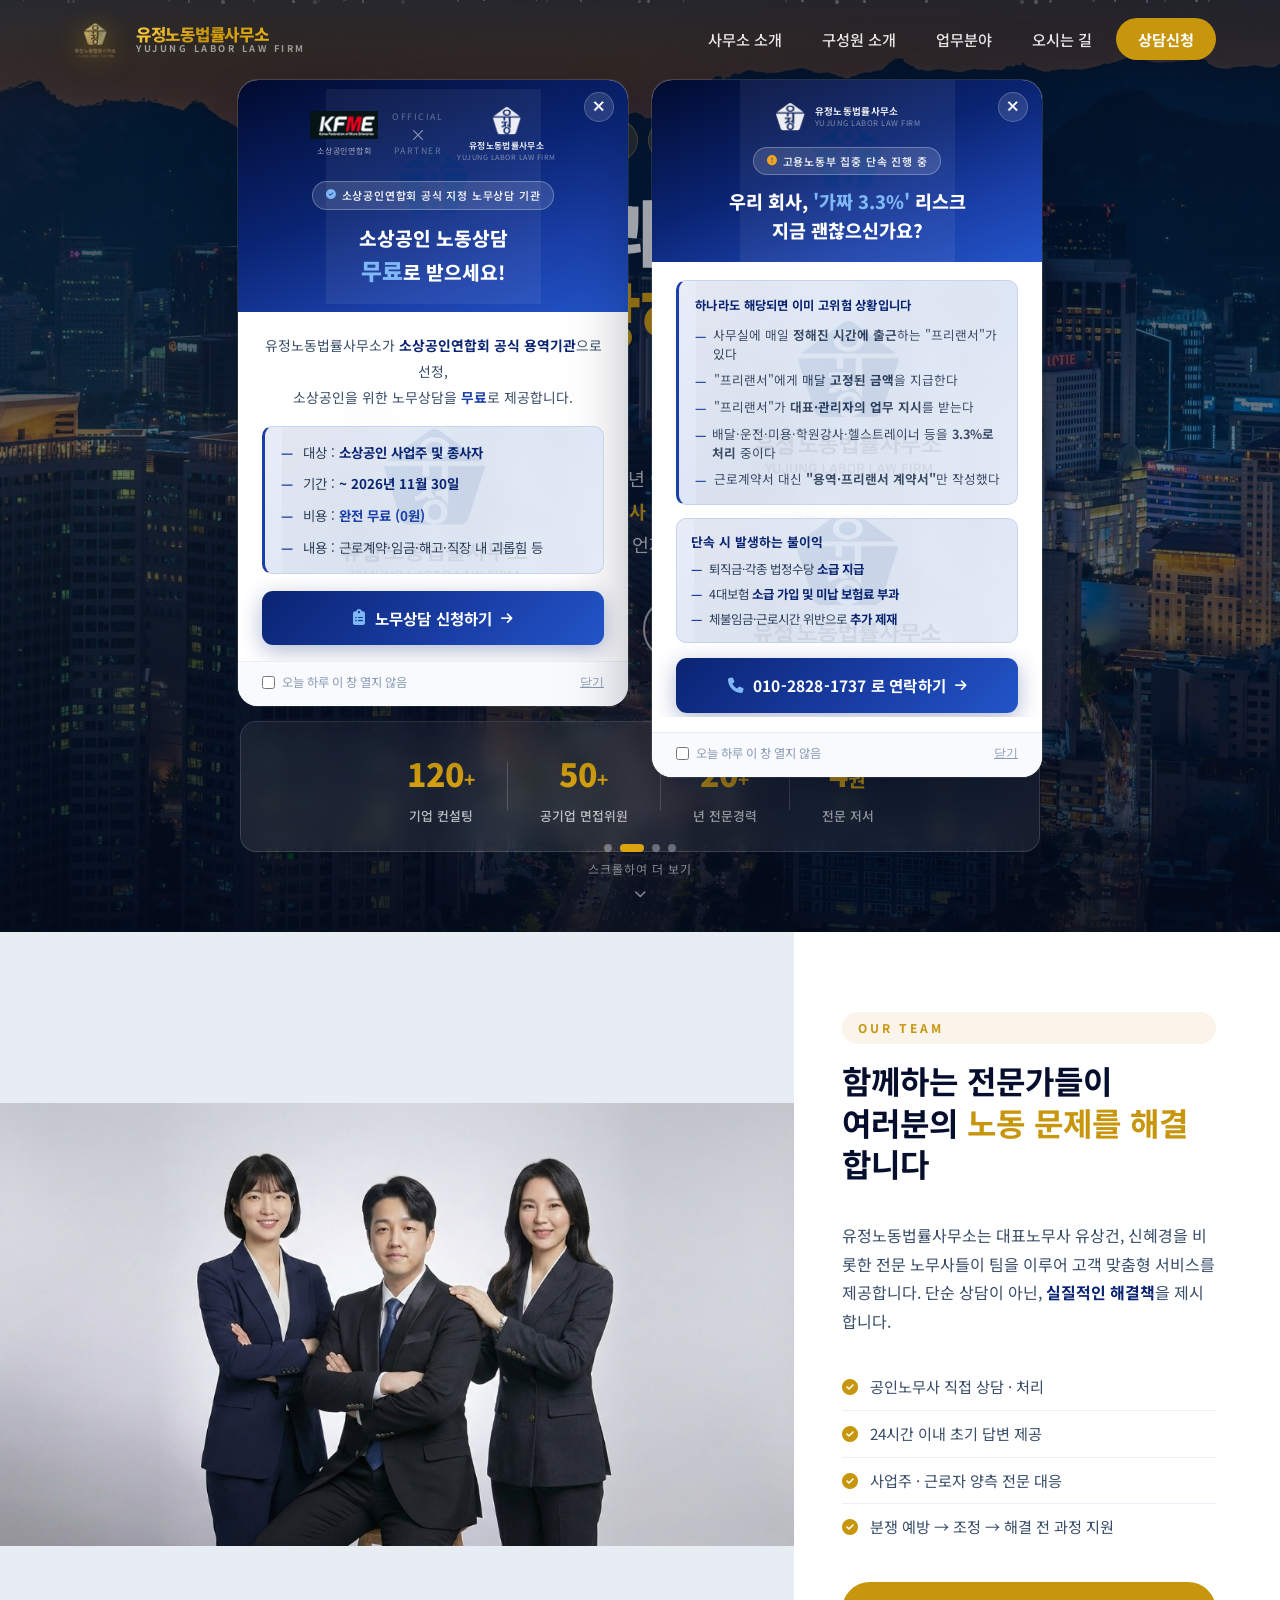
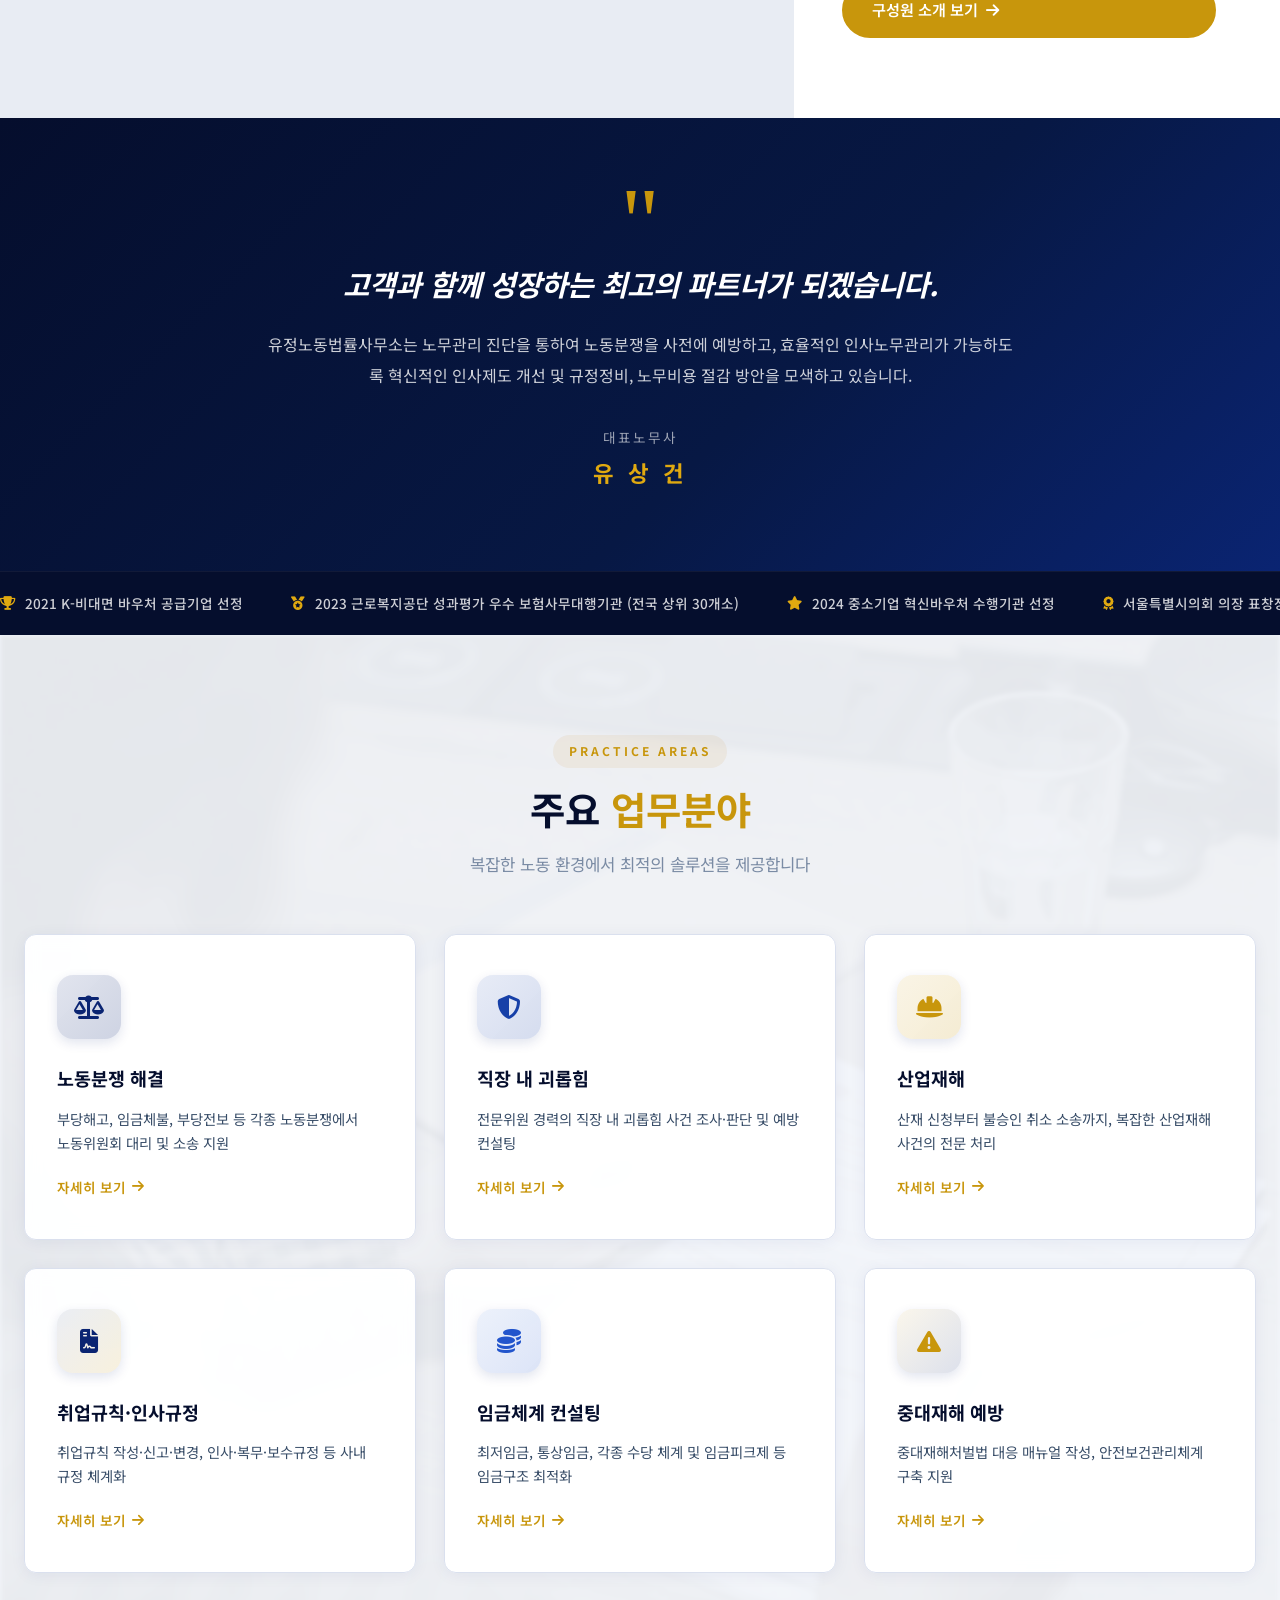
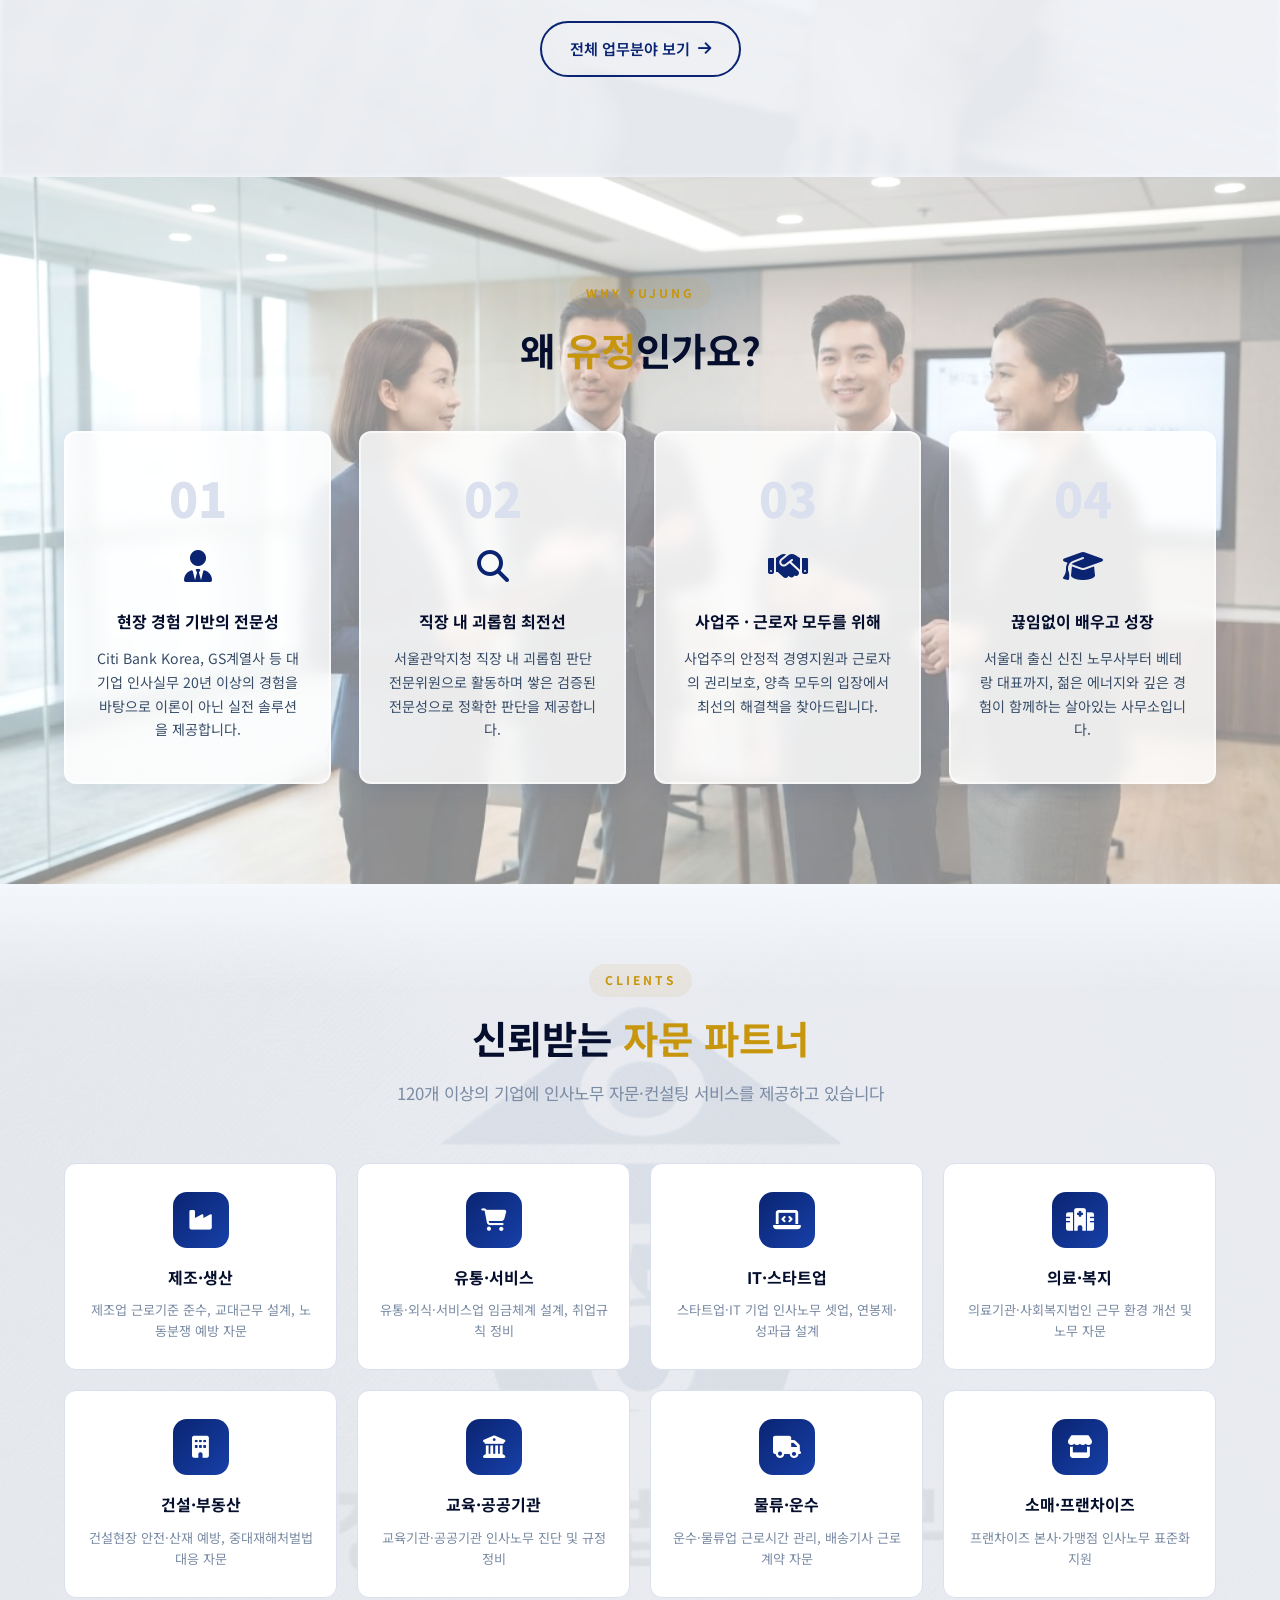
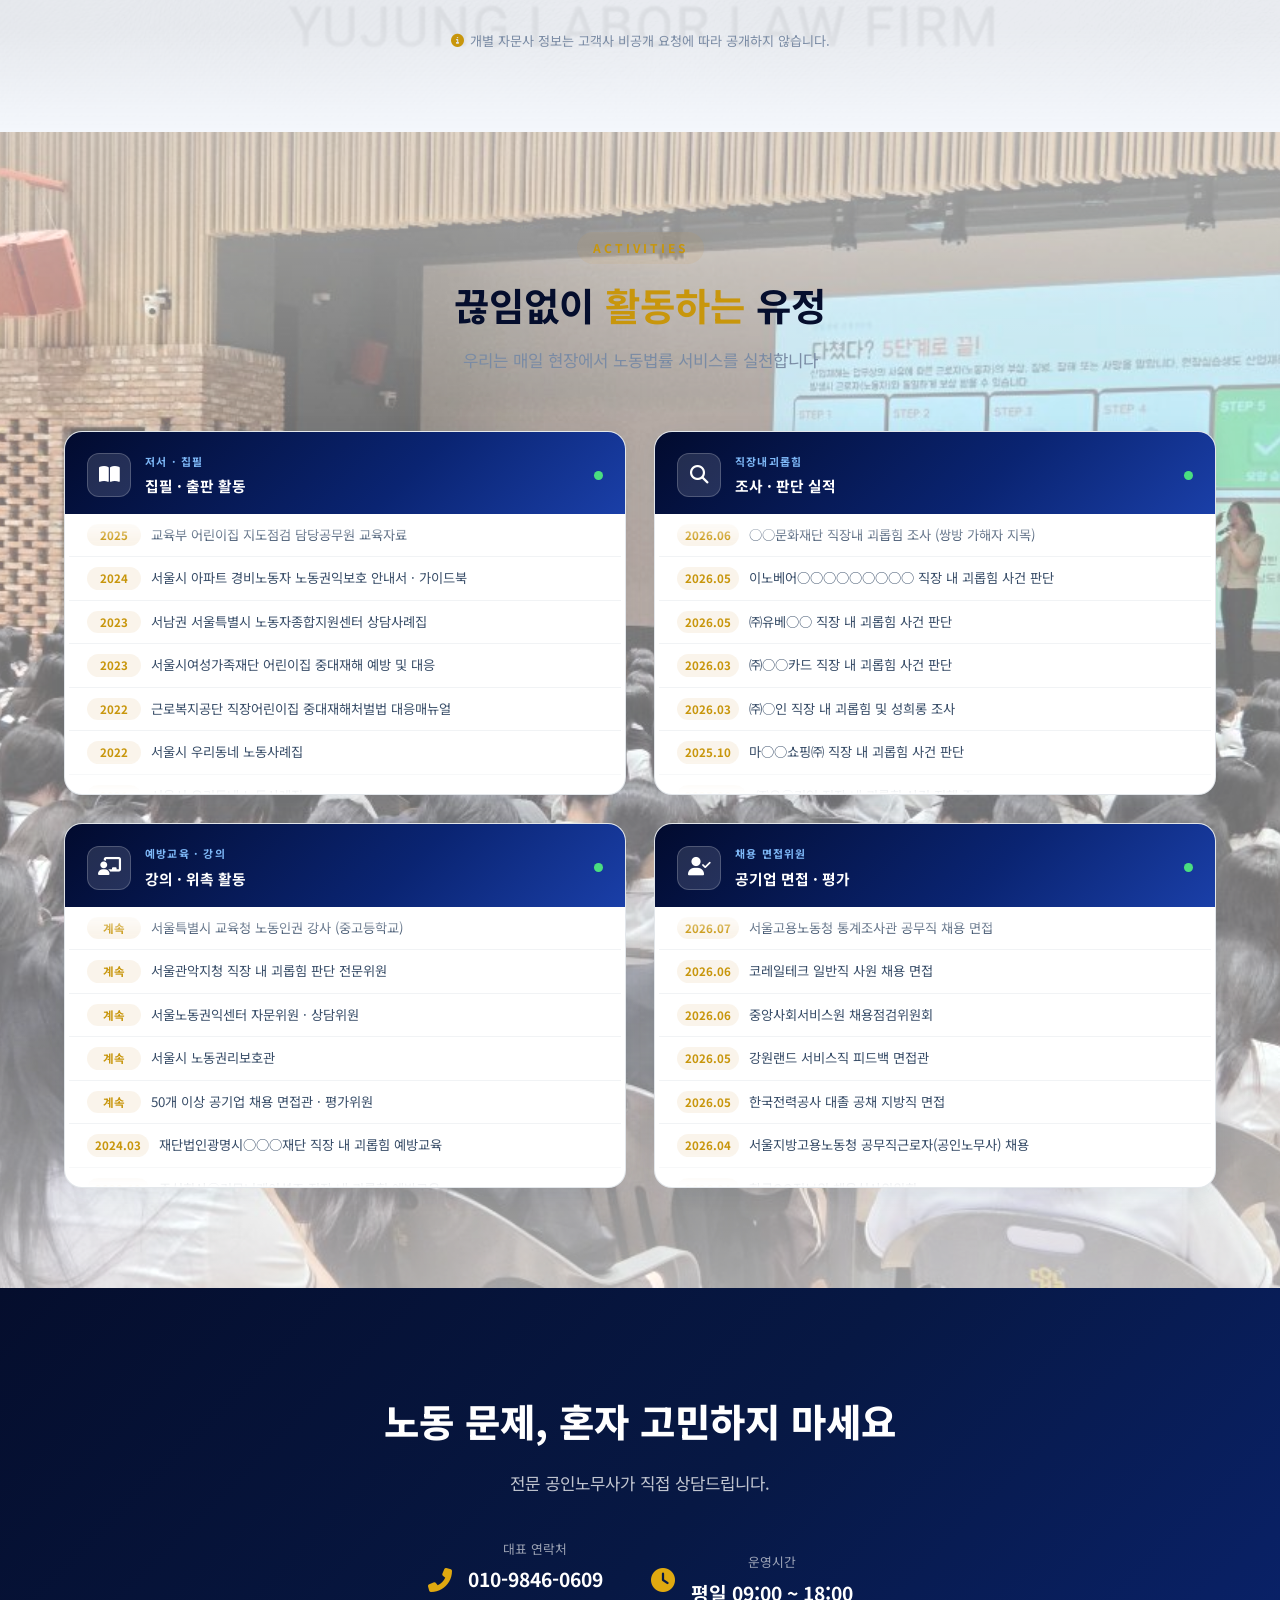
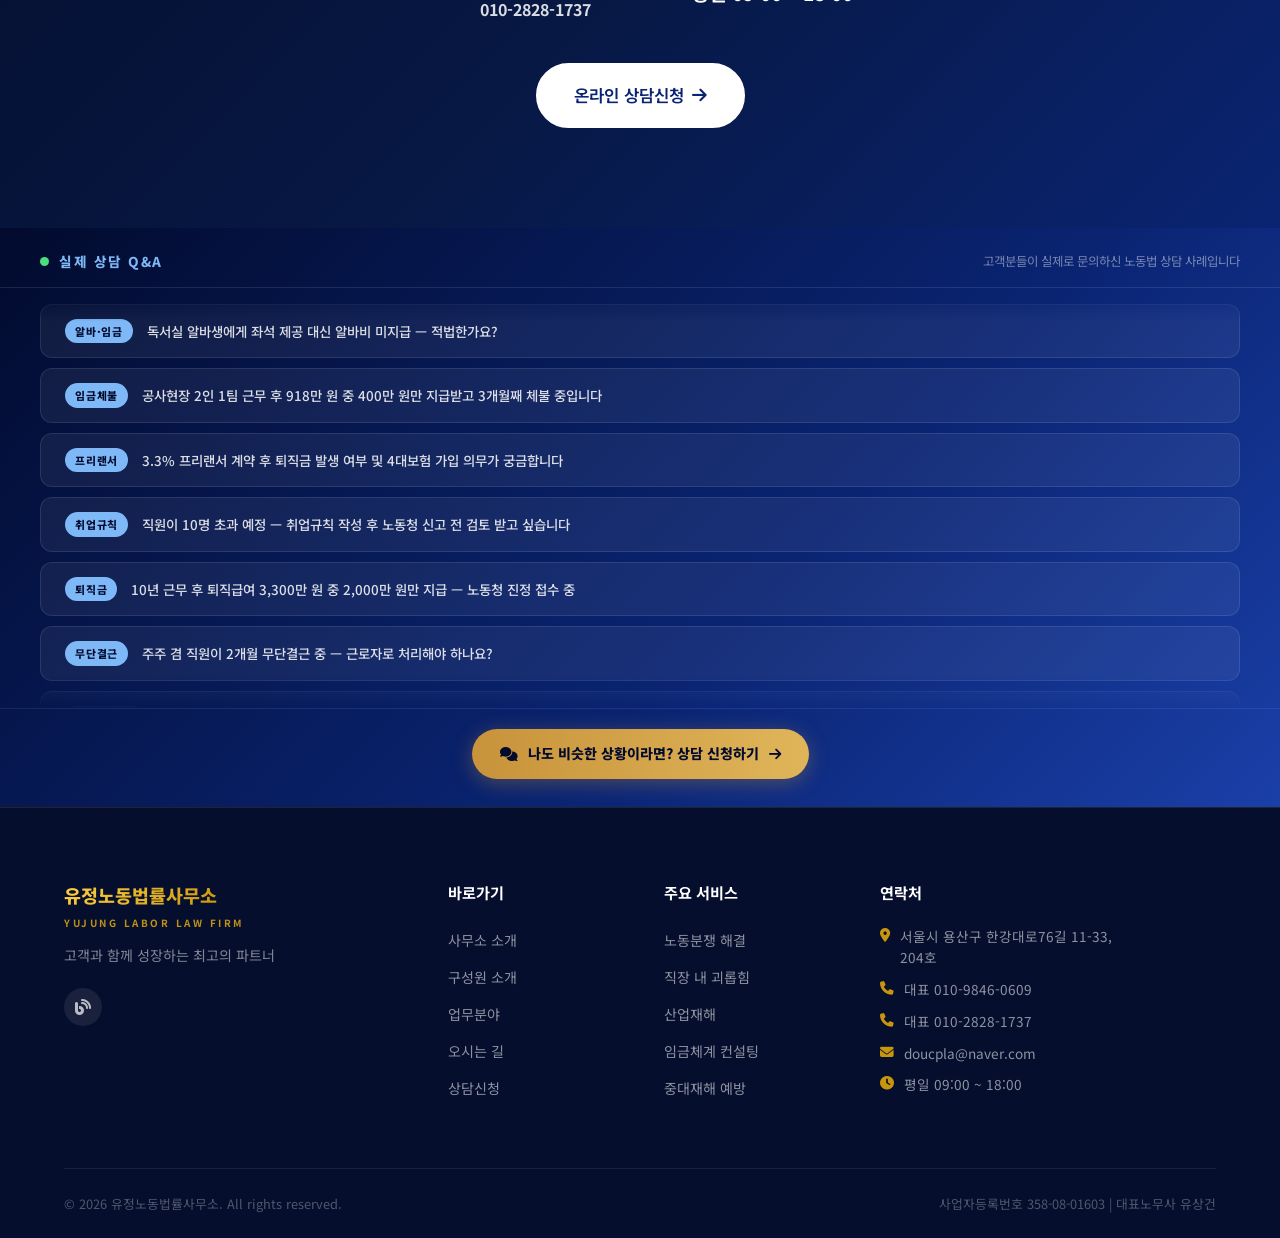
<file: index.html>
<!DOCTYPE html>
<html lang="ko">
<head>
    <meta charset="UTF-8">
    <meta name="viewport" content="width=device-width, initial-scale=1.0">
    <meta name="naver-site-verification" content="dcb75a116efa452d8e3e484ec9bee3fac7b5ec1a" />
    <title>유정노동법률사무소 | 고객과 함께 성장하는 최고의 파트너</title>
    <meta name="description" content="유정노동법률사무소는 노동분쟁 해결, 직장 내 괴롭힘, 산업재해, 임금체계 컨설팅 등 전문 노무서비스를 제공합니다. 서울 용산구 한강대로76길 소재, 공인노무사 직접 상담.">
    <meta name="keywords" content="유정노동법률사무소, 공인노무사, 노동분쟁, 직장내괴롭힘, 산업재해, 임금체계컨설팅, 중대재해, 노무사, 용산구 노무사, 서울 노무사, 해고, 부당해고, 노동위원회">
    <meta name="author" content="유정노동법률사무소">
    <meta name="robots" content="index, follow">
    <meta name="geo.region" content="KR-11">
    <meta name="geo.placename" content="서울특별시 용산구">

    <!-- Open Graph (카카오·네이버·SNS 미리보기) -->
    <meta property="og:type" content="website">
    <meta property="og:site_name" content="유정노동법률사무소">
    <meta property="og:title" content="유정노동법률사무소 | 공인노무사 직접 상담">
    <meta property="og:description" content="노동분쟁·직장내괴롭힘·산업재해·임금체계컨설팅·중대재해예방. 20년 이상 경력의 공인노무사가 직접 처리합니다. 서울 용산구.">
    <meta property="og:url" content="https://www.yujung-labor.com/">
    <meta property="og:image" content="images/team-photo.jpg">
    <meta property="og:locale" content="ko_KR">

    <!-- Twitter Card -->
    <meta name="twitter:card" content="summary_large_image">
    <meta name="twitter:title" content="유정노동법률사무소 | 공인노무사 직접 상담">
    <meta name="twitter:description" content="노동분쟁·직장내괴롭힘·산업재해·임금체계컨설팅. 20년 이상 경력의 공인노무사가 직접 처리합니다.">
    <meta name="twitter:image" content="images/team-photo.jpg">

    <!-- 구조화 데이터 (Schema.org - LocalBusiness) -->
    <script type="application/ld+json">
    {
      "@context": "https://schema.org",
      "@type": "LegalService",
      "name": "유정노동법률사무소",
      "alternateName": "YUJUNG LABOR LAW FIRM",
      "description": "노동분쟁 해결, 직장 내 괴롭힘, 산업재해, 임금체계 컨설팅, 중대재해 예방 전문 노무법인",
      "url": "https://www.yujung-labor.com",
      "telephone": ["010-9846-0609", "010-2828-1737"],
      "email": "doucpla@naver.com",
      "address": {
        "@type": "PostalAddress",
        "streetAddress": "한강대로76길 11-33, 204호",
        "addressLocality": "용산구",
        "addressRegion": "서울특별시",
        "addressCountry": "KR"
      },
      "openingHours": "Mo-Fr 09:00-18:00",
      "priceRange": "$$",
      "areaServed": "대한민국",
      "serviceType": ["노동분쟁", "직장내괴롭힘", "산업재해", "임금체계컨설팅", "중대재해예방", "노무관리컨설팅"],
      "foundingDate": "2020-07",
      "sameAs": ["https://blog.naver.com/creator0327"]
    }
    </script>

    <link rel="stylesheet" href="css/style.css">
    <link rel="preconnect" href="https://fonts.googleapis.com">
    <link href="https://fonts.googleapis.com/css2?family=Noto+Sans+KR:wght@300;400;500;600;700;900&family=Playfair+Display:wght@400;700&display=swap" rel="stylesheet">
    <link rel="stylesheet" href="https://cdn.jsdelivr.net/npm/@fortawesome/fontawesome-free@6.4.0/css/all.min.css">
</head>
<body>

    <!-- ===== 팝업 오버레이 ===== -->
    <div id="popup-overlay" style="display: none; position: fixed; inset: 0px; z-index: 9999; background: transparent; align-items: flex-start; justify-content: center; gap: 24px; flex-wrap: wrap; padding: 80px 24px 24px; pointer-events: none;">

        <!-- ████████ 팝업 1 : 소상공인 노동상담 ████████ -->
        <div id="popup1" style="
            background:#fff; border-radius:20px; overflow:hidden;
            width:390px; max-width:92vw;
            box-shadow:0 32px 80px rgba(4,10,30,0.55), 0 0 0 1px rgba(255,255,255,0.15);
            position:relative; pointer-events:auto;
        ">
            <!-- 헤더 -->
            <div style="
                background:
                    linear-gradient(160deg, #020b2e 0%, #0a2472 45%, #1a3fa8 75%, #2255c8 100%);
                padding:26px 24px 22px; text-align:center; position:relative;
                overflow:hidden;
            ">
                <!-- 워터마크 로고 -->
                <div style="
                    position:absolute; inset:0;
                    background:url('images/logo-yujung-full.png') center/55% no-repeat;
                    opacity:0.06; filter:brightness(10);
                    pointer-events:none;
                "></div>

                <!-- 닫기 -->
                <button onclick="closePopup()" style="
                    position:absolute; top:12px; right:14px; z-index:2;
                    background:rgba(255,255,255,0.12); border:1px solid rgba(255,255,255,0.22);
                    color:#fff; width:30px; height:30px; border-radius:50%; font-size:0.9rem;
                    cursor:pointer; display:flex; align-items:center; justify-content:center;
                " onmouseover="this.style.background='rgba(255,255,255,0.25)'"
                   onmouseout="this.style.background='rgba(255,255,255,0.12)'">✕</button>

                <!-- 로고 행 -->
                <div style="display:flex; align-items:center; justify-content:center; gap:0; margin-bottom:16px; position:relative; z-index:1;">
                    <!-- 소상공인연합회 로고 -->
                    <div style="display:flex; flex-direction:column; align-items:center; gap:5px;">
                        <img src="images/logo-kfme.png" alt="소상공인연합회" style="height:28px; display:block; width:auto;">
                        <span style="color:rgba(255,255,255,0.60); font-size:0.5rem; letter-spacing:0.8px;">소상공인연합회</span>
                    </div>
                    <div style="display:flex; flex-direction:column; align-items:center; padding:0 14px;">
                        <span style="color:rgba(255,255,255,0.35); font-size:0.55rem; letter-spacing:1.5px;">OFFICIAL</span>
                        <span style="color:rgba(255,255,255,0.5); font-size:1rem; line-height:1.2;">×</span>
                        <span style="color:rgba(255,255,255,0.35); font-size:0.55rem; letter-spacing:1.5px;">PARTNER</span>
                    </div>
                    <!-- 유정 로고 -->
                    <div style="display:flex; flex-direction:column; align-items:center; gap:4px;">
                        <img src="images/logo-yujung-emblem.png" alt="유정" style="height:30px; width:auto; display:block; filter:brightness(0) invert(1); opacity:0.92;">
                        <div style="text-align:center; line-height:1.4;">
                            <div style="font-size:0.55rem; font-weight:700; color:rgba(255,255,255,0.85); letter-spacing:0.3px;">유정노동법률사무소</div>
                            <div style="font-size:0.45rem; color:rgba(255,255,255,0.45); letter-spacing:0.5px;">YUJUNG LABOR LAW FIRM</div>
                        </div>
                    </div>
                </div>

                <!-- 배지 -->
                <div style="
                    display:inline-flex; align-items:center; gap:5px;
                    background:rgba(255,255,255,0.13); border:1px solid rgba(255,255,255,0.28);
                    color:rgba(255,255,255,0.9); font-size:0.68rem; font-weight:600; letter-spacing:0.8px;
                    padding:4px 13px; border-radius:20px; margin-bottom:13px;
                    position:relative; z-index:1;
                ">
                    <i class="fas fa-check-circle" style="font-size:0.62rem; color:#7eb8f7;"></i>
                    소상공인연합회 공식 지정 노무상담 기관
                </div>

                <h2 style="color:#fff; font-size:1.2rem; font-weight:800; line-height:1.6; margin:0; position:relative; z-index:1;">
                    소상공인 노동상담<br>
                    <span style="color:#7eb8f7; font-size:1.42rem; font-weight:900;">무료</span>로 받으세요!
                </h2>
            </div>

            <!-- 본문 -->
            <div style="padding:20px 24px 16px; position:relative; overflow:hidden;">
                <!-- 본문 워터마크 -->
                <div style="
                    position:absolute; inset:0;
                    background:url('images/logo-yujung-full.png') center/45% no-repeat;
                    opacity:0.03;
                    pointer-events:none;
                "></div>

                <p style="font-size:0.865rem; color:#384d68; line-height:1.9; margin-bottom:15px; text-align:center; position:relative; z-index:1;">
                    유정노동법률사무소가 <strong style="color:#0a2472;">소상공인연합회 공식 용역기관</strong>으로 선정,<br>
                    소상공인을 위한 노무상담을 <strong style="color:#1a3fa8;">무료</strong>로 제공합니다.
                </p>

                <!-- 안내 박스 -->
                <div style="
                    background:linear-gradient(135deg, #e8edf8 0%, #dce5f5 50%, #e4ebf7 100%);
                    border:1px solid #c8d4ec; border-left:3px solid #1a3fa8;
                    border-radius:10px; padding:14px 16px; margin-bottom:17px;
                    display:flex; flex-direction:column; gap:9px;
                    position:relative; z-index:1; overflow:hidden;
                ">
                    <!-- 상자 워터마크 -->
                    <div style="
                        position:absolute; inset:0;
                        background:url('images/logo-yujung-full.png') center/90% no-repeat;
                        opacity:0.09; pointer-events:none; z-index:0;
                    "></div>
                    <div style="display:flex; align-items:center; gap:10px; font-size:0.84rem; color:#2d3f5c; position:relative; z-index:1;">
                        <span style="color:#1a3fa8; font-weight:700; min-width:6px;">—</span>
                        <span>대상 : <strong style="color:#0a2472;">소상공인 사업주 및 종사자</strong></span>
                    </div>
                    <div style="display:flex; align-items:center; gap:10px; font-size:0.84rem; color:#2d3f5c; position:relative; z-index:1;">
                        <span style="color:#1a3fa8; font-weight:700; min-width:6px;">—</span>
                        <span>기간 : <strong style="color:#0a2472;">~ 2026년 11월 30일</strong></span>
                    </div>
                    <div style="display:flex; align-items:center; gap:10px; font-size:0.84rem; color:#2d3f5c; position:relative; z-index:1;">
                        <span style="color:#1a3fa8; font-weight:700; min-width:6px;">—</span>
                        <span>비용 : <strong style="color:#1a3fa8;">완전 무료 (0원)</strong></span>
                    </div>
                    <div style="display:flex; align-items:center; gap:10px; font-size:0.84rem; color:#2d3f5c; position:relative; z-index:1;">
                        <span style="color:#1a3fa8; font-weight:700; min-width:6px;">—</span>
                        <span>내용 : 근로계약·임금·해고·직장 내 괴롭힘 등</span>
                    </div>
                </div>

                <!-- CTA 버튼 -->
                <a href="https://naver.me/F058lQjK" target="_blank" onclick="closePopup()" style="
                    display:flex; align-items:center; justify-content:center; gap:9px;
                    background:linear-gradient(135deg, #0a2472 0%, #1a3fa8 60%, #2255c8 100%);
                    color:#fff; padding:14px 20px; border-radius:11px;
                    font-size:0.97rem; font-weight:700; text-decoration:none; letter-spacing:0.2px;
                    box-shadow:0 6px 22px rgba(10,36,114,0.32);
                    position:relative; z-index:1;
                " onmouseover="this.style.transform='translateY(-2px)';this.style.boxShadow='0 10px 28px rgba(10,36,114,0.42)'"
                   onmouseout="this.style.transform='translateY(0)';this.style.boxShadow='0 6px 22px rgba(10,36,114,0.32)'">
                    <i class="fas fa-clipboard-list" style="color:#7eb8f7;"></i>
                    노무상담 신청하기
                    <i class="fas fa-arrow-right" style="font-size:0.82rem;"></i>
                </a>
            </div>

            <!-- 하단 -->
            <div style="
                padding:10px 24px 13px; border-top:1px solid #e8ecf5;
                display:flex; align-items:center; justify-content:space-between;
                background:#f8fafd;
            ">
                <label style="display:flex; align-items:center; gap:7px; font-size:0.77rem; color:#8a9ab4; cursor:pointer;">
                    <input type="checkbox" id="popup-hide-today" style="cursor:pointer; accent-color:#0a2472;">
                    오늘 하루 이 창 열지 않음
                </label>
                <button onclick="closePopup()" style="background:none; border:none; font-size:0.77rem; color:#8a9ab4; cursor:pointer; text-decoration:underline;">닫기</button>
            </div>
        </div>


        <!-- ████████ 팝업 2 : 가짜 3.3% 진단 ████████ -->
        <div id="popup2" style="
            background:#fff; border-radius:20px; overflow:hidden;
            width:390px; max-width:92vw;
            box-shadow:0 32px 80px rgba(4,10,30,0.55), 0 0 0 1px rgba(255,255,255,0.15);
            position:relative; pointer-events:auto;
        ">
            <!-- 헤더 -->
            <div style="
                background:
                    linear-gradient(160deg, #020b2e 0%, #0a2472 45%, #1a3fa8 75%, #2255c8 100%);
                padding:22px 24px 18px; text-align:center; position:relative; overflow:hidden;
            ">
                <!-- 워터마크 -->
                <div style="
                    position:absolute; inset:0;
                    background:url('images/logo-yujung-full.png') center/55% no-repeat;
                    opacity:0.06; filter:brightness(10); pointer-events:none;
                "></div>

                <!-- 닫기 -->
                <button onclick="closePopup2()" style="
                    position:absolute; top:12px; right:14px; z-index:2;
                    background:rgba(255,255,255,0.12); border:1px solid rgba(255,255,255,0.22);
                    color:#fff; width:30px; height:30px; border-radius:50%; font-size:0.9rem;
                    cursor:pointer; display:flex; align-items:center; justify-content:center;
                " onmouseover="this.style.background='rgba(255,255,255,0.25)'"
                   onmouseout="this.style.background='rgba(255,255,255,0.12)'">✕</button>

                <!-- 유정 로고 -->
                <div style="display:flex; align-items:center; justify-content:center; gap:9px; margin-bottom:12px; position:relative; z-index:1;">
                    <img src="images/logo-yujung-emblem.png" alt="유정" style="height:30px; width:auto; display:block; filter:brightness(0) invert(1); opacity:0.92;">
                    <div style="text-align:left; line-height:1.4;">
                        <div style="font-size:0.6rem; font-weight:700; color:rgba(255,255,255,0.90); letter-spacing:0.3px;">유정노동법률사무소</div>
                        <div style="font-size:0.48rem; color:rgba(255,255,255,0.45); letter-spacing:0.5px;">YUJUNG LABOR LAW FIRM</div>
                    </div>
                </div>

                <!-- 경고 배지 -->
                <div style="
                    display:inline-flex; align-items:center; gap:5px;
                    background:rgba(255,255,255,0.13); border:1px solid rgba(255,255,255,0.28);
                    color:rgba(255,255,255,0.9); font-size:0.68rem; font-weight:600; letter-spacing:0.8px;
                    padding:4px 13px; border-radius:20px; margin-bottom:12px;
                    position:relative; z-index:1;
                ">
                    <i class="fas fa-exclamation-circle" style="font-size:0.62rem; color:#f5a623;"></i>
                    고용노동부 집중 단속 진행 중
                </div>

                <h2 style="color:#fff; font-size:1.15rem; font-weight:800; line-height:1.55; margin:0; position:relative; z-index:1;">
                    우리 회사, <span style="color:#7eb8f7;">'가짜 3.3%'</span> 리스크<br>지금 괜찮으신가요?
                </h2>
            </div>

            <!-- 본문 -->
            <div style="padding:18px 24px 4px; position:relative; overflow:hidden;">
                <!-- 본문 워터마크 -->
                <div style="
                    position:absolute; inset:0;
                    background:url('images/logo-yujung-full.png') center/45% no-repeat;
                    opacity:0.03; pointer-events:none;
                "></div>

                <!-- 체크리스트 박스 -->
                <div style="
                    background:linear-gradient(135deg, #e8edf8 0%, #dce5f5 50%, #e4ebf7 100%);
                    border:1px solid #c8d4ec; border-left:3px solid #1a3fa8;
                    border-radius:10px; padding:14px 16px; margin-bottom:13px;
                    position:relative; z-index:1; overflow:hidden;
                ">
                    <!-- 상자 워터마크 -->
                    <div style="
                        position:absolute; inset:0;
                        background:url('images/logo-yujung-full.png') center/90% no-repeat;
                        opacity:0.09; pointer-events:none; z-index:0;
                    "></div>
                    <div style="font-size:0.77rem; font-weight:700; color:#0a2472; margin-bottom:10px; letter-spacing:0.3px; position:relative; z-index:1;">
                        하나라도 해당되면 이미 고위험 상황입니다
                    </div>
                    <div style="display:flex; flex-direction:column; gap:7px;">
                        <div style="display:flex; align-items:flex-start; gap:8px; font-size:0.79rem; color:#2d3f5c; line-height:1.5;">
                            <span style="color:#1a3fa8; font-weight:700; min-width:8px; margin-top:1px;">—</span>
                            <span>사무실에 매일 <strong>정해진 시간에 출근</strong>하는 "프리랜서"가 있다</span>
                        </div>
                        <div style="display:flex; align-items:flex-start; gap:8px; font-size:0.79rem; color:#2d3f5c; line-height:1.5;">
                            <span style="color:#1a3fa8; font-weight:700; min-width:8px; margin-top:1px;">—</span>
                            <span>"프리랜서"에게 매달 <strong>고정된 금액</strong>을 지급한다</span>
                        </div>
                        <div style="display:flex; align-items:flex-start; gap:8px; font-size:0.79rem; color:#2d3f5c; line-height:1.5;">
                            <span style="color:#1a3fa8; font-weight:700; min-width:8px; margin-top:1px;">—</span>
                            <span>"프리랜서"가 <strong>대표·관리자의 업무 지시</strong>를 받는다</span>
                        </div>
                        <div style="display:flex; align-items:flex-start; gap:8px; font-size:0.79rem; color:#2d3f5c; line-height:1.5;">
                            <span style="color:#1a3fa8; font-weight:700; min-width:8px; margin-top:1px;">—</span>
                            <span>배달·운전·미용·학원강사·헬스트레이너 등을 <strong>3.3%로 처리</strong> 중이다</span>
                        </div>
                        <div style="display:flex; align-items:flex-start; gap:8px; font-size:0.79rem; color:#2d3f5c; line-height:1.5;">
                            <span style="color:#1a3fa8; font-weight:700; min-width:8px; margin-top:1px;">—</span>
                            <span>근로계약서 대신 <strong>"용역·프리랜서 계약서"</strong>만 작성했다</span>
                        </div>
                    </div>
                </div>

                <!-- 단속 불이익 -->
                <div style="
                    background:linear-gradient(135deg, #e8edf8 0%, #dce5f5 50%, #e4ebf7 100%);
                    border:1px solid #c8d4ec;
                    border-radius:10px; padding:12px 14px; margin-bottom:15px;
                    font-size:0.78rem; color:#2d3f5c; line-height:1.7;
                    position:relative; z-index:1; overflow:hidden;
                ">
                    <!-- 상자 워터마크 -->
                    <div style="
                        position:absolute; inset:0;
                        background:url('images/logo-yujung-full.png') center/90% no-repeat;
                        opacity:0.09; pointer-events:none; z-index:0;
                    "></div>
                    <div style="font-weight:700; color:#0a2472; margin-bottom:6px; font-size:0.8rem; position:relative; z-index:1;">단속 시 발생하는 불이익</div>
                    <div style="display:flex; flex-direction:column; gap:4px; position:relative; z-index:1;">
                        <div style="display:flex; gap:7px;"><span style="color:#1a3fa8; font-weight:700;">—</span><span>퇴직금·각종 법정수당 <strong style="color:#0a2472;">소급 지급</strong></span></div>
                        <div style="display:flex; gap:7px;"><span style="color:#1a3fa8; font-weight:700;">—</span><span>4대보험 <strong style="color:#0a2472;">소급 가입 및 미납 보험료 부과</strong></span></div>
                        <div style="display:flex; gap:7px;"><span style="color:#1a3fa8; font-weight:700;">—</span><span>체불임금·근로시간 위반으로 <strong style="color:#0a2472;">추가 제재</strong></span></div>
                    </div>
                </div>

                <!-- CTA 버튼 -->
                <a href="tel:010-2828-1737" style="
                    display:flex; align-items:center; justify-content:center; gap:9px;
                    background:linear-gradient(135deg, #0a2472 0%, #1a3fa8 60%, #2255c8 100%);
                    color:#fff; padding:14px 20px; border-radius:11px;
                    font-size:0.97rem; font-weight:700; text-decoration:none; letter-spacing:0.2px;
                    box-shadow:0 6px 22px rgba(10,36,114,0.32);
                    position:relative; z-index:1;
                " onmouseover="this.style.transform='translateY(-2px)';this.style.boxShadow='0 10px 28px rgba(10,36,114,0.42)'"
                   onmouseout="this.style.transform='translateY(0)';this.style.boxShadow='0 6px 22px rgba(10,36,114,0.32)'">
                    <i class="fas fa-phone" style="color:#7eb8f7;"></i>
                    010-2828-1737 로 연락하기
                    <i class="fas fa-arrow-right" style="font-size:0.82rem;"></i>
                </a>
            </div>

            <!-- 하단 -->
            <div style="
                padding:10px 24px 13px; border-top:1px solid #e8ecf5;
                display:flex; align-items:center; justify-content:space-between;
                background:#f8fafd; margin-top:15px;
            ">
                <label style="display:flex; align-items:center; gap:7px; font-size:0.77rem; color:#8a9ab4; cursor:pointer;">
                    <input type="checkbox" id="popup2-hide-today" style="cursor:pointer; accent-color:#0a2472;">
                    오늘 하루 이 창 열지 않음
                </label>
                <button onclick="closePopup2()" style="background:none; border:none; font-size:0.77rem; color:#8a9ab4; cursor:pointer; text-decoration:underline;">닫기</button>
            </div>
        </div>

    </div>

    <script>
        // ── 팝업 초기화: localStorage 확인 후 조건부로만 오버레이 열기 ──
        (function() {
            const overlay = document.getElementById('popup-overlay');
            const p1 = document.getElementById('popup1');
            const p2 = document.getElementById('popup2');
            const now = new Date().getTime();

            // 기본값: 두 팝업 모두 보임 상태로 시작
            let show1 = true;
            let show2 = true;

            // 팝업1 오늘 하루 안보기 체크
            const hideUntil = localStorage.getItem('popup_hide_until');
            if (hideUntil && now < parseInt(hideUntil)) {
                p1.style.display = 'none';
                show1 = false;
            }

            // 팝업2 오늘 하루 안보기 체크
            const hideUntil2 = localStorage.getItem('popup2_hide_until');
            if (hideUntil2 && now < parseInt(hideUntil2)) {
                p2.style.display = 'none';
                show2 = false;
            }

            // 하나라도 보여야 할 팝업이 있을 때만 오버레이 열기
            if (show1 || show2) {
                overlay.style.display = 'flex';
            }
            // 둘 다 숨겨진 경우: overlay는 display:none 유지 → 배경 안 가림
        })();

        // 두 팝업 모두 숨겨지면 오버레이도 닫기
        function checkAllClosed() {
            const overlay = document.getElementById('popup-overlay');
            const p1 = document.getElementById('popup1');
            const p2 = document.getElementById('popup2');
            if (p1.style.display === 'none' && p2.style.display === 'none') {
                overlay.style.display = 'none';
            }
        }

        function closePopup() {
            const p1 = document.getElementById('popup1');
            if (document.getElementById('popup-hide-today').checked) {
                const t = new Date(); t.setHours(23,59,59,0);
                localStorage.setItem('popup_hide_until', t.getTime());
            }
            p1.style.display = 'none';
            checkAllClosed();
        }

        function closePopup2() {
            const p2 = document.getElementById('popup2');
            if (document.getElementById('popup2-hide-today').checked) {
                const t = new Date(); t.setHours(23,59,59,0);
                localStorage.setItem('popup2_hide_until', t.getTime());
            }
            p2.style.display = 'none';
            checkAllClosed();
        }

        // 투명 오버레이이므로 바깥 클릭 닫기 없음 (랜딩페이지 클릭 정상 작동)
    </script>

    <!-- 네비게이션 -->
    <nav class="navbar scrolled" id="navbar">
        <div class="nav-container">
            <a href="index.html" class="nav-logo">
                <img src="images/logo.png" alt="유정노동법률사무소 로고" class="nav-logo-emblem">
                <div class="nav-logo-text">
                    <span class="logo-kr">유정노동법률사무소</span>
                    <span class="logo-en-full">YUJUNG LABOR LAW FIRM</span>
                </div>
            </a>
            <ul class="nav-menu" id="navMenu">
                <li><a href="about.html" class="nav-link">사무소 소개</a></li>
                <li><a href="members.html" class="nav-link">구성원 소개</a></li>
                <li><a href="services.html" class="nav-link">업무분야</a></li>
                <li><a href="location.html" class="nav-link">오시는 길</a></li>
                <li><a href="consult.html" class="nav-link nav-cta">상담신청</a></li>
            </ul>
            <button class="hamburger" id="hamburger" aria-label="메뉴">
                <span></span><span></span><span></span>
            </button>
        </div>
    </nav>

    <!-- 히어로 섹션 -->
    <section class="hero" id="hero">
        <!-- 슬라이드쇼 배경 -->
        <div class="hero-slideshow" id="heroSlideshow">
            <div class="hero-slide hero-slide-1"></div>
            <div class="hero-slide hero-slide-2 active"></div>
            <div class="hero-slide hero-slide-3"></div>
            <div class="hero-slide hero-slide-4"></div>
        </div>
        <!-- 어두운 오버레이 -->
        <div class="hero-bg-overlay"></div>
        <!-- 파티클 -->
        <div class="hero-particles" id="heroParticles"></div>
        <!-- 콘텐츠 -->
        <div class="hero-content">
            <div class="hero-badges animate-fade-up">
                <div class="hero-badge">
                    <i class="fas fa-award"></i>
                    <span>2023 근로복지공단 성과평가 우수기관 선정</span>
                </div>
                <div class="hero-badge">
                    <i class="fas fa-handshake"></i>
                    <span>2026 소상공인연합회 공식 용역기관 선정</span>
                </div>
            </div>
            <h1 class="hero-title animate-fade-up delay-1">
                고객과 함께<br>
                <span class="hero-accent">성장하는</span><br>
                최고의 파트너
            </h1>
            <p class="hero-desc animate-fade-up delay-2">
                유정노동법률사무소는 20년 이상의 전문가가 함께하는<br>
                <strong>활동하는 노무사 사무소</strong>입니다.<br>
                노동분쟁 예방부터 해결까지, 언제나 여러분 곁에 있겠습니다.
            </p>
            <div class="hero-actions animate-fade-up delay-3">
                <a href="consult.html" class="btn btn-primary btn-lg">
                    <i class="fas fa-comments"></i> 상담신청
                </a>
                <a href="about.html" class="btn btn-outline btn-lg">
                    <i class="fas fa-building"></i> 사무소 소개
                </a>
                <a href="https://blog.naver.com/creator0327" target="_blank" class="btn btn-outline btn-lg">
                    <i class="fas fa-blog"></i> 블로그
                </a>
                <a href="https://map.naver.com/p/entry/place/1028518562?placePath=%252Fhome%253Fentry%253Dplt&searchType=place&lng=126.9734803&lat=37.5423442" target="_blank" class="btn btn-outline btn-lg">
                    <i class="fas fa-map-marker-alt"></i> 네이버 플레이스
                </a>
            </div>
            <div class="hero-stats animate-fade-up delay-4">
                <div class="stat-item">
                    <span class="stat-num" data-count="120">0</span><span class="stat-unit">+</span>
                    <span class="stat-label">기업 컨설팅</span>
                </div>
                <div class="stat-divider"></div>
                <div class="stat-item">
                    <span class="stat-num" data-count="50">0</span><span class="stat-unit">+</span>
                    <span class="stat-label">공기업 면접위원</span>
                </div>
                <div class="stat-divider"></div>
                <div class="stat-item">
                    <span class="stat-num" data-count="20">0</span><span class="stat-unit">+</span>
                    <span class="stat-label">년 전문경력</span>
                </div>
                <div class="stat-divider"></div>
                <div class="stat-item">
                    <span class="stat-num" data-count="4">0</span><span class="stat-unit">권</span>
                    <span class="stat-label">전문 저서</span>
                </div>
            </div>
        </div>
        <!-- 슬라이드 인디케이터 -->
        <div class="hero-indicators" id="heroIndicators">
            <button class="hero-dot active" data-index="0"></button>
            <button class="hero-dot" data-index="1"></button>
            <button class="hero-dot" data-index="2"></button>
            <button class="hero-dot" data-index="3"></button>
        </div>
        <div class="hero-scroll">
            <span>스크롤하여 더 보기</span>
            <i class="fas fa-chevron-down"></i>
        </div>
    </section>

    <!-- 단체 사진 섹션 -->
    <section class="team-photo-section">
        <!-- container 없이 full-width 그리드 -->
        <div class="team-photo-wrapper">
            <div class="team-photo-img">
                <img src="images/team-photo.jpg" alt="유정노동법률사무소 구성원" loading="lazy">
            </div>
            <div class="team-photo-content">
                <div class="section-tag">OUR TEAM</div>
                <h2 class="section-title">함께하는 전문가들이<br>여러분의 <span class="text-accent">노동 문제를 해결</span>합니다</h2>
                <p class="section-desc">
                    유정노동법률사무소는 대표노무사 유상건, 신혜경을 비롯한 
                    전문 노무사들이 팀을 이루어 고객 맞춤형 서비스를 제공합니다.
                    단순 상담이 아닌, <strong>실질적인 해결책</strong>을 제시합니다.
                </p>
                <ul class="team-features">
                    <li><i class="fas fa-check-circle"></i> 공인노무사 직접 상담 · 처리</li>
                    <li><i class="fas fa-check-circle"></i> 24시간 이내 초기 답변 제공</li>
                    <li><i class="fas fa-check-circle"></i> 사업주 · 근로자 양측 전문 대응</li>
                    <li><i class="fas fa-check-circle"></i> 분쟁 예방 → 조정 → 해결 전 과정 지원</li>
                </ul>
                <a href="members.html" class="btn btn-primary">구성원 소개 보기 <i class="fas fa-arrow-right"></i></a>
            </div>
        </div>
    </section>

    <!-- 인사말 섹션 -->
    <section class="greeting-section">
        <div class="container">
            <div class="greeting-inner">
                <div class="quote-mark">"</div>
                <blockquote class="greeting-quote">
                    고객과 함께 성장하는 최고의 파트너가 되겠습니다.
                </blockquote>
                <p class="greeting-text">
                    유정노동법률사무소는 노무관리 진단을 통하여 노동분쟁을 사전에 예방하고,
                    효율적인 인사노무관리가 가능하도록 혁신적인 인사제도 개선 및 규정정비,
                    노무비용 절감 방안을 모색하고 있습니다.
                </p>
                <div class="greeting-signature">
                    <span class="sig-role">대표노무사</span>
                    <span class="sig-name">유 상 건</span>
                </div>
            </div>
        </div>
    </section>

    <!-- 수상/인증 배너 -->
    <section class="awards-banner">
        <div class="awards-track">
            <div class="awards-list">
                <div class="award-item"><i class="fas fa-trophy"></i><span>2021 K-비대면 바우처 공급기업 선정</span></div>
                <div class="award-item"><i class="fas fa-medal"></i><span>2023 근로복지공단 성과평가 우수 보험사무대행기관 (전국 상위 30개소)</span></div>
                <div class="award-item"><i class="fas fa-star"></i><span>2024 중소기업 혁신바우처 수행기관 선정</span></div>
                <div class="award-item"><i class="fas fa-award"></i><span>서울특별시의회 의장 표창장 수상</span></div>
                <div class="award-item"><i class="fas fa-trophy"></i><span>120개 이상 기업 인사노무 컨설팅 수행</span></div>
                <div class="award-item"><i class="fas fa-medal"></i><span>50개 이상 공기업 채용면접 위원 활동</span></div>
                <div class="award-item"><i class="fas fa-handshake"></i><span>2026년 소상공인연합회 공식 용역기관 선정</span></div>
                <!-- 반복 -->
                <div class="award-item"><i class="fas fa-trophy"></i><span>2021 K-비대면 바우처 공급기업 선정</span></div>
                <div class="award-item"><i class="fas fa-medal"></i><span>2023 근로복지공단 성과평가 우수 보험사무대행기관 (전국 상위 30개소)</span></div>
                <div class="award-item"><i class="fas fa-star"></i><span>2024 중소기업 혁신바우처 수행기관 선정</span></div>
                <div class="award-item"><i class="fas fa-award"></i><span>서울특별시의회 의장 표창장 수상</span></div>
                <div class="award-item"><i class="fas fa-trophy"></i><span>120개 이상 기업 인사노무 컨설팅 수행</span></div>
                <div class="award-item"><i class="fas fa-medal"></i><span>50개 이상 공기업 채용면접 위원 활동</span></div>
                <div class="award-item"><i class="fas fa-handshake"></i><span>2026년 소상공인연합회 공식 용역기관 선정</span></div>
            </div>
        </div>
    </section>

    <!-- 주요 업무분야 섹션 -->
    <section class="services-section" id="services">
        <div class="container">
            <div class="section-header">
                <div class="section-tag">PRACTICE AREAS</div>
                <h2 class="section-title">주요 <span class="text-accent">업무분야</span></h2>
                <p class="section-subtitle">복잡한 노동 환경에서 최적의 솔루션을 제공합니다</p>
            </div>
            <div class="services-grid">
                <div class="service-card service-card--1">
                    <div class="service-icon"><i class="fas fa-balance-scale"></i></div>
                    <h3>노동분쟁 해결</h3>
                    <p>부당해고, 임금체불, 부당전보 등 각종 노동분쟁에서 노동위원회 대리 및 소송 지원</p>
                    <a href="services.html#dispute" class="service-link">자세히 보기 <i class="fas fa-arrow-right"></i></a>
                </div>
                <div class="service-card service-card--2">
                    <div class="service-icon"><i class="fas fa-shield-alt"></i></div>
                    <h3>직장 내 괴롭힘</h3>
                    <p>전문위원 경력의 직장 내 괴롭힘 사건 조사·판단 및 예방 컨설팅</p>
                    <a href="services.html#harassment" class="service-link">자세히 보기 <i class="fas fa-arrow-right"></i></a>
                </div>
                <div class="service-card service-card--3">
                    <div class="service-icon"><i class="fas fa-hard-hat"></i></div>
                    <h3>산업재해</h3>
                    <p>산재 신청부터 불승인 취소 소송까지, 복잡한 산업재해 사건의 전문 처리</p>
                    <a href="services.html#industrial" class="service-link">자세히 보기 <i class="fas fa-arrow-right"></i></a>
                </div>
                <div class="service-card service-card--4">
                    <div class="service-icon"><i class="fas fa-file-contract"></i></div>
                    <h3>취업규칙·인사규정</h3>
                    <p>취업규칙 작성·신고·변경, 인사·복무·보수규정 등 사내 규정 체계화</p>
                    <a href="services.html#policy" class="service-link">자세히 보기 <i class="fas fa-arrow-right"></i></a>
                </div>
                <div class="service-card service-card--5">
                    <div class="service-icon"><i class="fas fa-coins"></i></div>
                    <h3>임금체계 컨설팅</h3>
                    <p>최저임금, 통상임금, 각종 수당 체계 및 임금피크제 등 임금구조 최적화</p>
                    <a href="services.html#wage" class="service-link">자세히 보기 <i class="fas fa-arrow-right"></i></a>
                </div>
                <div class="service-card service-card--6">
                    <div class="service-icon"><i class="fas fa-exclamation-triangle"></i></div>
                    <h3>중대재해 예방</h3>
                    <p>중대재해처벌법 대응 매뉴얼 작성, 안전보건관리체계 구축 지원</p>
                    <a href="services.html#safety" class="service-link">자세히 보기 <i class="fas fa-arrow-right"></i></a>
                </div>
            </div>
            <div class="services-cta">
                <a href="services.html" class="btn btn-outline-dark">전체 업무분야 보기 <i class="fas fa-arrow-right"></i></a>
            </div>
        </div>
    </section>

    <!-- 왜 유정인가 섹션 -->
    <section class="why-section">
        <div class="container">
            <div class="section-header">
                <div class="section-tag">WHY YUJUNG</div>
                <h2 class="section-title">왜 <span class="text-accent">유정</span>인가요?</h2>
            </div>
            <div class="why-grid">
                <div class="why-card">
                    <div class="why-num">01</div>
                    <div class="why-icon"><i class="fas fa-user-tie"></i></div>
                    <h3>현장 경험 기반의 전문성</h3>
                    <p>Citi Bank Korea, GS계열사 등 대기업 인사실무 20년 이상의 경험을 바탕으로 이론이 아닌 실전 솔루션을 제공합니다.</p>
                </div>
                <div class="why-card">
                    <div class="why-num">02</div>
                    <div class="why-icon"><i class="fas fa-search"></i></div>
                    <h3>직장 내 괴롭힘 최전선</h3>
                    <p>서울관악지청 직장 내 괴롭힘 판단 전문위원으로 활동하며 쌓은 검증된 전문성으로 정확한 판단을 제공합니다.</p>
                </div>
                <div class="why-card">
                    <div class="why-num">03</div>
                    <div class="why-icon"><i class="fas fa-handshake"></i></div>
                    <h3>사업주 · 근로자 모두를 위해</h3>
                    <p>사업주의 안정적 경영지원과 근로자의 권리보호, 양측 모두의 입장에서 최선의 해결책을 찾아드립니다.</p>
                </div>
                <div class="why-card">
                    <div class="why-num">04</div>
                    <div class="why-icon"><i class="fas fa-graduation-cap"></i></div>
                    <h3>끊임없이 배우고 성장</h3>
                    <p>서울대 출신 신진 노무사부터 베테랑 대표까지, 젊은 에너지와 깊은 경험이 함께하는 살아있는 사무소입니다.</p>
                </div>
            </div>
        </div>
    </section>

    <!-- 주요 자문사 섹션 -->
    <section class="clients-section">
        <!-- 워터마크 로고 -->
        <div class="clients-watermark" aria-hidden="true">
            <img src="images/logo-yujung-full.png" alt="">
        </div>
        <div class="container">
            <div class="section-header">
                <div class="section-tag">CLIENTS</div>
                <h2 class="section-title">신뢰받는 <span class="text-accent">자문 파트너</span></h2>
                <p class="section-subtitle">120개 이상의 기업에 인사노무 자문·컨설팅 서비스를 제공하고 있습니다</p>
            </div>
            <div class="clients-industry-grid">
                <div class="industry-card">
                    <div class="industry-icon"><i class="fas fa-industry"></i></div>
                    <h4>제조·생산</h4>
                    <p>제조업 근로기준 준수, 교대근무 설계, 노동분쟁 예방 자문</p>
                </div>
                <div class="industry-card">
                    <div class="industry-icon"><i class="fas fa-shopping-cart"></i></div>
                    <h4>유통·서비스</h4>
                    <p>유통·외식·서비스업 임금체계 설계, 취업규칙 정비</p>
                </div>
                <div class="industry-card">
                    <div class="industry-icon"><i class="fas fa-laptop-code"></i></div>
                    <h4>IT·스타트업</h4>
                    <p>스타트업·IT 기업 인사노무 셋업, 연봉제·성과급 설계</p>
                </div>
                <div class="industry-card">
                    <div class="industry-icon"><i class="fas fa-hospital"></i></div>
                    <h4>의료·복지</h4>
                    <p>의료기관·사회복지법인 근무 환경 개선 및 노무 자문</p>
                </div>
                <div class="industry-card">
                    <div class="industry-icon"><i class="fas fa-building"></i></div>
                    <h4>건설·부동산</h4>
                    <p>건설현장 안전·산재 예방, 중대재해처벌법 대응 자문</p>
                </div>
                <div class="industry-card">
                    <div class="industry-icon"><i class="fas fa-university"></i></div>
                    <h4>교육·공공기관</h4>
                    <p>교육기관·공공기관 인사노무 진단 및 규정 정비</p>
                </div>
                <div class="industry-card">
                    <div class="industry-icon"><i class="fas fa-truck"></i></div>
                    <h4>물류·운수</h4>
                    <p>운수·물류업 근로시간 관리, 배송기사 근로계약 자문</p>
                </div>
                <div class="industry-card">
                    <div class="industry-icon"><i class="fas fa-store"></i></div>
                    <h4>소매·프랜차이즈</h4>
                    <p>프랜차이즈 본사·가맹점 인사노무 표준화 지원</p>
                </div>
            </div>
            <p class="clients-note"><i class="fas fa-info-circle"></i> 개별 자문사 정보는 고객사 비공개 요청에 따라 공개하지 않습니다.</p>
        </div>
    </section>

    <!-- 활동 뉴스 섹션 -->
    <section class="activity-section">
        <div class="container">
            <div class="section-header">
                <div class="section-tag">ACTIVITIES</div>
                <h2 class="section-title">끊임없이 <span class="text-accent">활동하는</span> 유정</h2>
                <p class="section-subtitle">우리는 매일 현장에서 노동법률 서비스를 실천합니다</p>
            </div>

            <div class="act-live-grid">

                <!-- ① 저서 · 집필 -->
                <div class="act-live-card">
                    <div class="act-live-header">
                        <div class="act-live-icon"><i class="fas fa-book-open"></i></div>
                        <div>
                            <span class="act-live-tag">저서 · 집필</span>
                            <h4 class="act-live-title">집필 · 출판 활동</h4>
                        </div>
                        <span class="act-live-dot"></span>
                    </div>
                    <div class="act-scroll-wrap">
                        <ul class="act-scroll-list" id="scroll-books">
                            <li><span class="act-year">2025</span>교육부 어린이집 지도점검 담당공무원 교육자료</li>
                            <li><span class="act-year">2024</span>서울시 아파트 경비노동자 노동권익보호 안내서 · 가이드북</li>
                            <li><span class="act-year">2023</span>서남권 서울특별시 노동자종합지원센터 상담사례집</li>
                            <li><span class="act-year">2023</span>서울시여성가족재단 어린이집 중대재해 예방 및 대응</li>
                            <li><span class="act-year">2022</span>근로복지공단 직장어린이집 중대재해처벌법 대응매뉴얼</li>
                            <li><span class="act-year">2022</span>서울시 우리동네 노동사례집</li>
                            <li><span class="act-year">2021</span>서울시 우리동네 노동사례집</li>
                            <li><span class="act-year">2021</span>서울시 우리동네 노동상담 사례집</li>
                            <li><span class="act-year">2020</span>우리동네 노동상담 (서울시 발간)</li>
                            <li><span class="act-year">2020</span>노무사 수임료 아끼는 진정서 작성방법 (전자책)</li>
                            <li><span class="act-year">계속</span>내일신문 기고 · 중앙일보 · 경향신문 노동기사 검수</li>
                        </ul>
                    </div>
                </div>

                <!-- ② 직장 내 괴롭힘 – 조사 · 판단 -->
                <div class="act-live-card">
                    <div class="act-live-header">
                        <div class="act-live-icon"><i class="fas fa-search"></i></div>
                        <div>
                            <span class="act-live-tag">직장내괴롭힘</span>
                            <h4 class="act-live-title">조사 · 판단 실적</h4>
                        </div>
                        <span class="act-live-dot"></span>
                    </div>
                    <div class="act-scroll-wrap">
                        <ul class="act-scroll-list" id="scroll-harassment">
                            <li><span class="act-year">2026.06</span>○○문화재단 직장내 괴롭힘 조사 (쌍방 가해자 지목)</li>
                            <li><span class="act-year">2026.05</span>이노베어○○○○○○○○○ 직장 내 괴롭힘 사건 판단</li>
                            <li><span class="act-year">2026.05</span>㈜유베○○ 직장 내 괴롭힘 사건 판단</li>
                            <li><span class="act-year">2026.03</span>㈜○○카드 직장 내 괴롭힘 사건 판단</li>
                            <li><span class="act-year">2026.03</span>㈜○인 직장 내 괴롭힘 및 성희롱 조사</li>
                            <li><span class="act-year">2025.10</span>마○○쇼핑㈜ 직장 내 괴롭힘 사건 판단</li>
                            <li><span class="act-year">2025.06~</span>㈜유○기업 직장 내 괴롭힘 사건 진행 중</li>
                            <li><span class="act-year">2025.06</span>㈜유베○○ 직장 내 괴롭힘 사건 판단</li>
                            <li><span class="act-year">2025.06</span>○○시각장애인생활이동지원센터 직장 내 괴롭힘 판단</li>
                            <li><span class="act-year">2024.11</span>CJ 계열사 직장 내 괴롭힘 가해자 측 노무사</li>
                            <li><span class="act-year">2024.08</span>○○○코리아 글로벌 윤리위원회 신고 근로자 측 노무사</li>
                            <li><span class="act-year">2024.07</span>○○○○○서비스코리아 직장 내 괴롭힘 사건 판단</li>
                            <li><span class="act-year">2024.07</span>㈜라이온○○○ 직장 내 괴롭힘 사건 판단</li>
                            <li><span class="act-year">2024.07</span>서울○○교 의학연구원 직장 내 괴롭힘 사건 진행</li>
                            <li><span class="act-year">2024.06</span>㈜G○○ Inc 직장 내 괴롭힘 사건 판단</li>
                            <li><span class="act-year">2024.06</span>㈜○○바이오 직장 내 괴롭힘 사건 판단</li>
                            <li><span class="act-year">2024.05</span>㈜○○스타 직장 내 괴롭힘 사건 판단</li>
                            <li><span class="act-year">2024.04</span>㈜○○기획 직장 내 괴롭힘 사건 판단</li>
                            <li><span class="act-year">2024.04</span>㈜트랜스○○○○○○○ 직장 내 괴롭힘 사건 판단</li>
                            <li><span class="act-year">2023.12</span>○사회복지관 직장 내 괴롭힘 사건 판단</li>
                            <li><span class="act-year">2023.05</span>㈜케이○○○○ 직장 내 괴롭힘 사건 판단</li>
                            <li><span class="act-year">2023.03~</span>㈜○○골프아카데미 직장 내 괴롭힘 조사</li>
                            <li><span class="act-year">2023.03~</span>○○교회 직장 내 괴롭힘 조사</li>
                            <li><span class="act-year">2023.07</span>재단법인○○극단 직장 내 괴롭힘 조사</li>
                            <li><span class="act-year">2023.06~</span>N○○파트너스 직장 내 괴롭힘 조사</li>
                            <li><span class="act-year">2023.05~</span>㈜레모○○ 직장 내 괴롭힘 조사</li>
                            <li><span class="act-year">2023.02</span>㈜○○제주개발 직장 내 괴롭힘 의견서 작성</li>
                            <li><span class="act-year">2022.09</span>연세현대○○○○○○○ 직장 내 괴롭힘 판단</li>
                            <li><span class="act-year">2022.07~</span>지역○○공사 직장 내 갑질 조사</li>
                            <li><span class="act-year">2021.07</span>○○대학교 청소노동자 직장 내 괴롭힘 판단</li>
                        </ul>
                    </div>
                </div>

                <!-- ③ 직장 내 괴롭힘 – 예방교육 -->
                <div class="act-live-card">
                    <div class="act-live-header">
                        <div class="act-live-icon"><i class="fas fa-chalkboard-teacher"></i></div>
                        <div>
                            <span class="act-live-tag">예방교육 · 강의</span>
                            <h4 class="act-live-title">강의 · 위촉 활동</h4>
                        </div>
                        <span class="act-live-dot"></span>
                    </div>
                    <div class="act-scroll-wrap">
                        <ul class="act-scroll-list" id="scroll-edu">
                            <li><span class="act-year">계속</span>서울특별시 교육청 노동인권 강사 (중고등학교)</li>
                            <li><span class="act-year">계속</span>서울관악지청 직장 내 괴롭힘 판단 전문위원</li>
                            <li><span class="act-year">계속</span>서울노동권익센터 자문위원 · 상담위원</li>
                            <li><span class="act-year">계속</span>서울시 노동권리보호관</li>
                            <li><span class="act-year">계속</span>50개 이상 공기업 채용 면접관 · 평가위원</li>
                            <li><span class="act-year">2024.03</span>재단법인광명시○○○재단 직장 내 괴롭힘 예방교육</li>
                            <li><span class="act-year">2023.10</span>주식회사○커뮤니케이션즈 직장 내 괴롭힘 예방교육</li>
                            <li><span class="act-year">2023.07</span>○시육아종합지원센터 직장 내 괴롭힘 예방교육</li>
                            <li><span class="act-year">2023.05</span>솔레○○코리아 직장 내 괴롭힘 예방교육</li>
                            <li><span class="act-year">2023.03</span>한국고용노동교육원 직장내괴롭힘 강사 위촉</li>
                            <li><span class="act-year">2022.10</span>○공사 직장 내 괴롭힘 교육</li>
                            <li><span class="act-year">2026</span>소상공인연합회 공식 용역기관 선정 노동상담 진행</li>
                        </ul>
                    </div>
                </div>

                <!-- ④ 공기업 채용 면접위원 -->
                <div class="act-live-card">
                    <div class="act-live-header">
                        <div class="act-live-icon"><i class="fas fa-user-check"></i></div>
                        <div>
                            <span class="act-live-tag">채용 면접위원</span>
                            <h4 class="act-live-title">공기업 면접 · 평가</h4>
                        </div>
                        <span class="act-live-dot"></span>
                    </div>
                    <div class="act-scroll-wrap">
                        <ul class="act-scroll-list" id="scroll-interview">
                            <li><span class="act-year">2026.07</span>서울고용노동청 통계조사관 공무직 채용 면접</li>
                            <li><span class="act-year">2026.06</span>코레일테크 일반직 사원 채용 면접</li>
                            <li><span class="act-year">2026.06</span>중앙사회서비스원 채용점검위원회</li>
                            <li><span class="act-year">2026.05</span>강원랜드 서비스직 피드백 면접관</li>
                            <li><span class="act-year">2026.05</span>한국전력공사 대졸 공채 지방직 면접</li>
                            <li><span class="act-year">2026.04</span>서울지방고용노동청 공무직근로자(공인노무사) 채용</li>
                            <li><span class="act-year">2026.04</span>한국OO정보원 채용심사위원회</li>
                            <li><span class="act-year">2026.03</span>서울지방고용노동청 청년인턴채용 면접</li>
                            <li><span class="act-year">2026.03</span>서울북부고용노동지청 기간제근로자 면접</li>
                            <li><span class="act-year">2026.01</span>한국OO기술진흥원 채용검증위원회</li>
                            <li><span class="act-year">2025.12</span>서울지방고용노동청 통계조사관·노동권익지원관 면접</li>
                            <li><span class="act-year">2025.12</span>한국수자원공사 체험형인턴 AI 면접평가</li>
                            <li><span class="act-year">2025.12</span>한국장애인고용공단 채용점검위원회</li>
                            <li><span class="act-year">2025.11</span>강원랜드 IT감사 및 공인노무사 면접</li>
                            <li><span class="act-year">2025.10</span>서울북부고용노동지청 통계조사관 면접</li>
                            <li><span class="act-year">2025.10</span>한국마사회 공무직 면접</li>
                            <li><span class="act-year">2025.09</span>한국OO산업진흥원 연구개발사업관리 면접</li>
                            <li><span class="act-year">2025.09</span>한국노총 서울지역본부 노동자복지관 관장직 면접</li>
                            <li><span class="act-year">2025.08</span>서울동부고용노동지청 통계조사관(장애) 서류심사</li>
                            <li><span class="act-year">2025.06</span>KOTRA 노무 직렬 면접</li>
                            <li><span class="act-year">2025.06</span>한국해양진흥공사 상반기 일반정규직 면접</li>
                            <li><span class="act-year">2025.06</span>서울고용노동청 5개 지청 면접 서류심사</li>
                            <li><span class="act-year">2025.05</span>한국공항공사 상반기 2차 면접</li>
                            <li><span class="act-year">2025.04</span>서울지방고용노동청 고객지원관·통계조사관 면접</li>
                            <li><span class="act-year">2024.12</span>서울OO권익센터 이동노동자 쉼터 사업담당자(동절기)</li>
                            <li><span class="act-year">2024.12</span>서울지방고용노동청 서류 면접</li>
                            <li><span class="act-year">2024.11</span>㈜OO스콤 공인노무사 채용 면접</li>
                            <li><span class="act-year">2024.11</span>서울OO권익센터 기간제근로자 면접</li>
                            <li><span class="act-year">2024.10</span>한국수자원공사 일반직 신입 일반공채·보훈공채</li>
                            <li><span class="act-year">2024.10</span>한국OO공사 기간제 근로자 면접</li>
                            <li><span class="act-year">2024.08</span>서울지방고용노동청 공무직 근로자 면접</li>
                            <li><span class="act-year">2024.07</span>서울OO권익센터 이동노동자 쉼터 운영매니저 면접</li>
                            <li><span class="act-year">2024.06</span>서울OO권익센터 이동노동자 쉼터 사업담당자(하절기)</li>
                            <li><span class="act-year">2024.05</span>서울시 노동자종합지원센터 전문위원 면접</li>
                            <li><span class="act-year">2024.05</span>한국OO공사 서류면접</li>
                            <li><span class="act-year">2024.05</span>서울북부지청 기간제근로자 서류 면접</li>
                            <li><span class="act-year">2024.04</span>서울북부지청 통계조사관 면접</li>
                            <li><span class="act-year">2024.04</span>서울OO시설공단 서류면접</li>
                            <li><span class="act-year">2024.03</span>서울강남지청 청년인턴 면접</li>
                            <li><span class="act-year">2024.03</span>서울지방고용노동청 무기계약직 면접</li>
                            <li><span class="act-year">2024.02</span>한국전력거래소 공인노무사 서류면접</li>
                            <li><span class="act-year">2023.12</span>한국수자원공사 채용 면접</li>
                            <li><span class="act-year">2023.11</span>한국전력공사 하반기공채 면접</li>
                            <li><span class="act-year">2023.11</span>강원랜드 공인노무사 채용 면접</li>
                            <li><span class="act-year">2023.11</span>한국OO력연구원 공인노무사 채용 면접</li>
                            <li><span class="act-year">2023.10</span>인천공항OO관리 인사팀 채용 면접</li>
                            <li><span class="act-year">2023.06</span>국민은행 투자시장 인사팀 채용 면접</li>
                            <li><span class="act-year">2023.04</span>서울북부지청 통계조사관 면접</li>
                            <li><span class="act-year">2022.10</span>㈜OO스콤 공인노무사 채용 면접</li>
                            <li><span class="act-year">2022.10</span>서울북부지청 통계조사관 면접</li>
                        </ul>
                    </div>
                </div>

            </div><!-- /act-live-grid -->
        </div>
    </section>

    <!-- 상담 CTA 섹션 -->
    <section class="cta-section">
        <div class="cta-bg"></div>
        <div class="container">
            <div class="cta-content">
                <h2 class="cta-title">노동 문제, 혼자 고민하지 마세요</h2>
                <p class="cta-desc">전문 공인노무사가 직접 상담드립니다.</p>
                <div class="cta-contact">
                    <div class="cta-phone">
                        <i class="fas fa-phone-alt"></i>
                        <div>
                            <span class="cta-label">대표 연락처</span>
                            <a href="tel:010-9846-0609" class="cta-number">010-9846-0609</a>
                            <a href="tel:010-2828-1737" class="cta-number" style="font-size:1rem; color:rgba(255,255,255,0.85);">010-2828-1737</a>
                        </div>
                    </div>
                    <div class="cta-phone">
                        <i class="fas fa-clock"></i>
                        <div>
                            <span class="cta-label">운영시간</span>
                            <span class="cta-number">평일 09:00 ~ 18:00</span>
                        </div>
                    </div>
                </div>
                <a href="consult.html" class="btn btn-white btn-lg">온라인 상담신청 <i class="fas fa-arrow-right"></i></a>
            </div>
        </div>
    </section>

    <!-- ===== 실제 상담사례 Q&A 티커 ===== -->
    <section class="qa-ticker-section">
        <div class="qa-ticker-header">
            <div class="qa-ticker-label">
                <span class="qa-live-dot"></span>
                <span>실제 상담 Q&amp;A</span>
            </div>
            <span class="qa-ticker-sub">고객분들이 실제로 문의하신 노동법 상담 사례입니다</span>
        </div>
        <div class="qa-ticker-track">
            <div class="qa-ticker-list" id="qaTicker">

                <div class="qa-item">
                    <span class="qa-tag">알바·임금</span>
                    <span class="qa-text">독서실 알바생에게 좌석 제공 대신 알바비 미지급 — 적법한가요?</span>
                </div>
                <div class="qa-item">
                    <span class="qa-tag">임금체불</span>
                    <span class="qa-text">공사현장 2인 1팀 근무 후 918만 원 중 400만 원만 지급받고 3개월째 체불 중입니다</span>
                </div>
                <div class="qa-item">
                    <span class="qa-tag">프리랜서</span>
                    <span class="qa-text">3.3% 프리랜서 계약 후 퇴직금 발생 여부 및 4대보험 가입 의무가 궁금합니다</span>
                </div>
                <div class="qa-item">
                    <span class="qa-tag">취업규칙</span>
                    <span class="qa-text">직원이 10명 초과 예정 — 취업규칙 작성 후 노동청 신고 전 검토 받고 싶습니다</span>
                </div>
                <div class="qa-item">
                    <span class="qa-tag">퇴직금</span>
                    <span class="qa-text">10년 근무 후 퇴직급여 3,300만 원 중 2,000만 원만 지급 — 노동청 진정 접수 중</span>
                </div>
                <div class="qa-item">
                    <span class="qa-tag">무단결근</span>
                    <span class="qa-text">주주 겸 직원이 2개월 무단결근 중 — 근로자로 처리해야 하나요?</span>
                </div>
                <div class="qa-item">
                    <span class="qa-tag">가짜 3.3%</span>
                    <span class="qa-text">화물기사를 3.3% 계약으로 1년 근무 후 퇴직금 요구 — 법적으로 줘야 하나요?</span>
                </div>
                <div class="qa-item">
                    <span class="qa-tag">산재</span>
                    <span class="qa-text">클라이밍 센터 관리자가 루트 세팅 중 어깨 회전근개 부분파열 — 산재 인정 가능성은?</span>
                </div>
                <div class="qa-item">
                    <span class="qa-tag">권고사직</span>
                    <span class="qa-text">권고사직 동의 문자 받은 상태 — 사직서 미수령 시 부당해고 신고 가능한가요?</span>
                </div>
                <div class="qa-item">
                    <span class="qa-tag">육아휴직</span>
                    <span class="qa-text">입사 3개월 직원이 출산휴가 후 육아휴직 신청 — 180일 충족 여부 계산 필요합니다</span>
                </div>
                <div class="qa-item">
                    <span class="qa-tag">임금체불</span>
                    <span class="qa-text">체불임금 이행권고결정 1,600만 원 — 다음 처리 절차가 궁금합니다</span>
                </div>
                <div class="qa-item">
                    <span class="qa-tag">5인 미만</span>
                    <span class="qa-text">요식업장 파트타임 포함 시 5인 미만 여부 — 어떤 기준으로 산정하나요?</span>
                </div>
                <div class="qa-item">
                    <span class="qa-tag">프리랜서</span>
                    <span class="qa-text">필라테스 강사 프리랜서 퇴직금 판례 — 계약서 어떻게 작성해야 하나요?</span>
                </div>
                <div class="qa-item">
                    <span class="qa-tag">근로계약서</span>
                    <span class="qa-text">주 6일 11시~22:30 월 340만 원 — 급여 상세내역 항목 구성이 궁금합니다</span>
                </div>
                <div class="qa-item">
                    <span class="qa-tag">부당해고</span>
                    <span class="qa-text">일용직 근로자가 자진퇴사 후 부당해고 신고 — 고용주 대응 방법은?</span>
                </div>
                <div class="qa-item">
                    <span class="qa-tag">4대보험</span>
                    <span class="qa-text">프리랜서로 계약했던 직원이 사대보험 미가입으로 독단 신고 — 선제적 대응 방법은?</span>
                </div>
                <div class="qa-item">
                    <span class="qa-tag">퇴직금</span>
                    <span class="qa-text">알바생 25년 1월~11월 근무 후 재계약서 미작성 — 1년 퇴직금 요구 받고 있습니다</span>
                </div>
                <div class="qa-item">
                    <span class="qa-tag">학원강사</span>
                    <span class="qa-text">강사 위촉계약서 + 단시간 근로계약서 동시 작성 — 해고 절차에 문제 없나요?</span>
                </div>
                <div class="qa-item">
                    <span class="qa-tag">근로감독</span>
                    <span class="qa-text">관할 노동청으로부터 근로감독 시행 공문을 수령하였는데, 감독 실시 전까지 반드시 점검·보완해야 할 핵심 노무관리 항목과 서류 준비 리스트, 그리고 감독관 현장방문 시 유의사항이 궁금합니다</span>
                </div>
                <div class="qa-item">
                    <span class="qa-tag">단체교섭</span>
                    <span class="qa-text">하청 버스기사 노동조합이 원청 운수회사를 상대로 단체교섭을 요구할 수 있는지, 원청이 이를 거부할 경우 부당노동행위(단체교섭 거부·해태)에 해당하는지 검토가 필요합니다</span>
                </div>

                <!-- 무한루프용 복제본 -->
                <div class="qa-item">
                    <span class="qa-tag">알바·임금</span>
                    <span class="qa-text">독서실 알바생에게 좌석 제공 대신 알바비 미지급 — 적법한가요?</span>
                </div>
                <div class="qa-item">
                    <span class="qa-tag">임금체불</span>
                    <span class="qa-text">공사현장 2인 1팀 근무 후 918만 원 중 400만 원만 지급받고 3개월째 체불 중입니다</span>
                </div>
                <div class="qa-item">
                    <span class="qa-tag">프리랜서</span>
                    <span class="qa-text">3.3% 프리랜서 계약 후 퇴직금 발생 여부 및 4대보험 가입 의무가 궁금합니다</span>
                </div>
                <div class="qa-item">
                    <span class="qa-tag">취업규칙</span>
                    <span class="qa-text">직원이 10명 초과 예정 — 취업규칙 작성 후 노동청 신고 전 검토 받고 싶습니다</span>
                </div>
                <div class="qa-item">
                    <span class="qa-tag">퇴직금</span>
                    <span class="qa-text">10년 근무 후 퇴직급여 3,300만 원 중 2,000만 원만 지급 — 노동청 진정 접수 중</span>
                </div>
                <div class="qa-item">
                    <span class="qa-tag">무단결근</span>
                    <span class="qa-text">주주 겸 직원이 2개월 무단결근 중 — 근로자로 처리해야 하나요?</span>
                </div>
                <div class="qa-item">
                    <span class="qa-tag">가짜 3.3%</span>
                    <span class="qa-text">화물기사를 3.3% 계약으로 1년 근무 후 퇴직금 요구 — 법적으로 줘야 하나요?</span>
                </div>
                <div class="qa-item">
                    <span class="qa-tag">산재</span>
                    <span class="qa-text">클라이밍 센터 관리자가 루트 세팅 중 어깨 회전근개 부분파열 — 산재 인정 가능성은?</span>
                </div>
                <div class="qa-item">
                    <span class="qa-tag">권고사직</span>
                    <span class="qa-text">권고사직 동의 문자 받은 상태 — 사직서 미수령 시 부당해고 신고 가능한가요?</span>
                </div>
                <div class="qa-item">
                    <span class="qa-tag">육아휴직</span>
                    <span class="qa-text">입사 3개월 직원이 출산휴가 후 육아휴직 신청 — 180일 충족 여부 계산 필요합니다</span>
                </div>
                <div class="qa-item">
                    <span class="qa-tag">임금체불</span>
                    <span class="qa-text">체불임금 이행권고결정 1,600만 원 — 다음 처리 절차가 궁금합니다</span>
                </div>
                <div class="qa-item">
                    <span class="qa-tag">5인 미만</span>
                    <span class="qa-text">요식업장 파트타임 포함 시 5인 미만 여부 — 어떤 기준으로 산정하나요?</span>
                </div>
                <div class="qa-item">
                    <span class="qa-tag">프리랜서</span>
                    <span class="qa-text">필라테스 강사 프리랜서 퇴직금 판례 — 계약서 어떻게 작성해야 하나요?</span>
                </div>
                <div class="qa-item">
                    <span class="qa-tag">근로계약서</span>
                    <span class="qa-text">주 6일 11시~22:30 월 340만 원 — 급여 상세내역 항목 구성이 궁금합니다</span>
                </div>
                <div class="qa-item">
                    <span class="qa-tag">부당해고</span>
                    <span class="qa-text">일용직 근로자가 자진퇴사 후 부당해고 신고 — 고용주 대응 방법은?</span>
                </div>
                <div class="qa-item">
                    <span class="qa-tag">4대보험</span>
                    <span class="qa-text">프리랜서로 계약했던 직원이 사대보험 미가입으로 독단 신고 — 선제적 대응 방법은?</span>
                </div>
                <div class="qa-item">
                    <span class="qa-tag">퇴직금</span>
                    <span class="qa-text">알바생 25년 1월~11월 근무 후 재계약서 미작성 — 1년 퇴직금 요구 받고 있습니다</span>
                </div>
                <div class="qa-item">
                    <span class="qa-tag">학원강사</span>
                    <span class="qa-text">강사 위촉계약서 + 단시간 근로계약서 동시 작성 — 해고 절차에 문제 없나요?</span>
                </div>
                <div class="qa-item">
                    <span class="qa-tag">근로감독</span>
                    <span class="qa-text">관할 노동청으로부터 근로감독 시행 공문을 수령하였는데, 감독 실시 전까지 반드시 점검·보완해야 할 핵심 노무관리 항목과 서류 준비 리스트, 그리고 감독관 현장방문 시 유의사항이 궁금합니다</span>
                </div>
                <div class="qa-item">
                    <span class="qa-tag">단체교섭</span>
                    <span class="qa-text">하청 버스기사 노동조합이 원청 운수회사를 상대로 단체교섭을 요구할 수 있는지, 원청이 이를 거부할 경우 부당노동행위(단체교섭 거부·해태)에 해당하는지 검토가 필요합니다</span>
                </div>

            </div>
        </div>
        <div class="qa-ticker-footer">
            <a href="consult.html" class="qa-cta-btn">
                <i class="fas fa-comments"></i> 나도 비슷한 상황이라면? 상담 신청하기
                <i class="fas fa-arrow-right"></i>
            </a>
        </div>
    </section>

    <!-- 푸터 -->
    <footer class="footer">
        <div class="container">
            <div class="footer-grid">
                <div class="footer-brand">
                    <div class="footer-logo"><span class="footer-logo-kr">유정노동법률사무소</span><span class="footer-logo-en">YUJUNG LABOR LAW FIRM</span></div>
                    <p class="footer-slogan">고객과 함께 성장하는 최고의 파트너</p>
                    <div class="footer-social">
                        <a href="https://blog.naver.com/creator0327" target="_blank" aria-label="블로그"><i class="fas fa-blog"></i></a>
                    </div>
                </div>
                <div class="footer-nav">
                    <h4>바로가기</h4>
                    <ul>
                        <li><a href="about.html">사무소 소개</a></li>
                        <li><a href="members.html">구성원 소개</a></li>
                        <li><a href="services.html">업무분야</a></li>
                        <li><a href="location.html">오시는 길</a></li>
                        <li><a href="consult.html">상담신청</a></li>
                    </ul>
                </div>
                <div class="footer-services">
                    <h4>주요 서비스</h4>
                    <ul>
                        <li><a href="services.html#dispute">노동분쟁 해결</a></li>
                        <li><a href="services.html#harassment">직장 내 괴롭힘</a></li>
                        <li><a href="services.html#industrial">산업재해</a></li>
                        <li><a href="services.html#wage">임금체계 컨설팅</a></li>
                        <li><a href="services.html#safety">중대재해 예방</a></li>
                    </ul>
                </div>
                <div class="footer-contact">
                    <h4>연락처</h4>
                    <div class="footer-info">
                        <p><i class="fas fa-map-marker-alt"></i> 서울시 용산구 한강대로76길 11-33,<br>204호</p>
                        <p><i class="fas fa-phone"></i> 대표 010-9846-0609</p>
                        <p><i class="fas fa-phone"></i> 대표 010-2828-1737</p>
                        <p><i class="fas fa-envelope"></i> doucpla@naver.com</p>
                        <p><i class="fas fa-clock"></i> 평일 09:00 ~ 18:00</p>
                    </div>
                </div>
            </div>
            <div class="footer-bottom">
                <p>&copy; 2026 유정노동법률사무소. All rights reserved.</p>
                <p class="footer-reg">사업자등록번호 358-08-01603 | 대표노무사 유상건</p>
            </div>
        </div>
    </footer>

    <script src="js/main.js"></script>
</body>
</html>
</file>
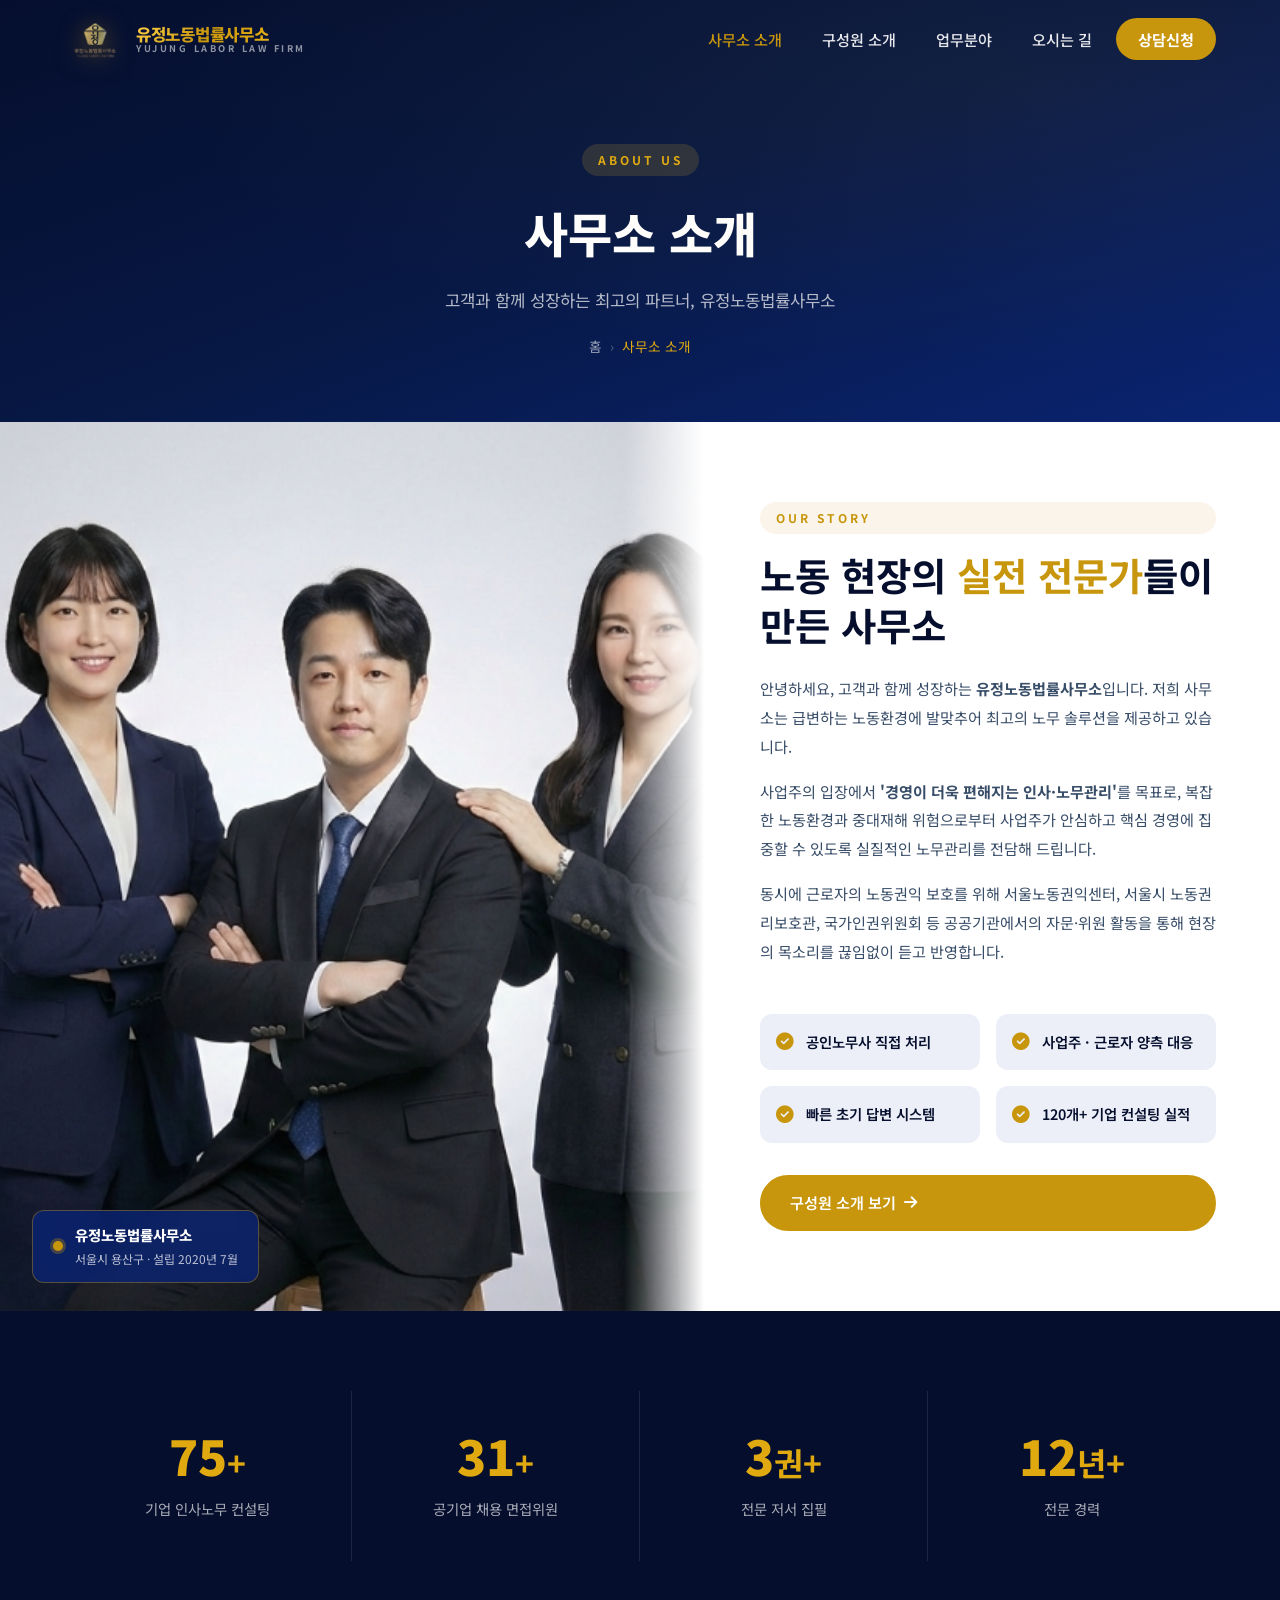
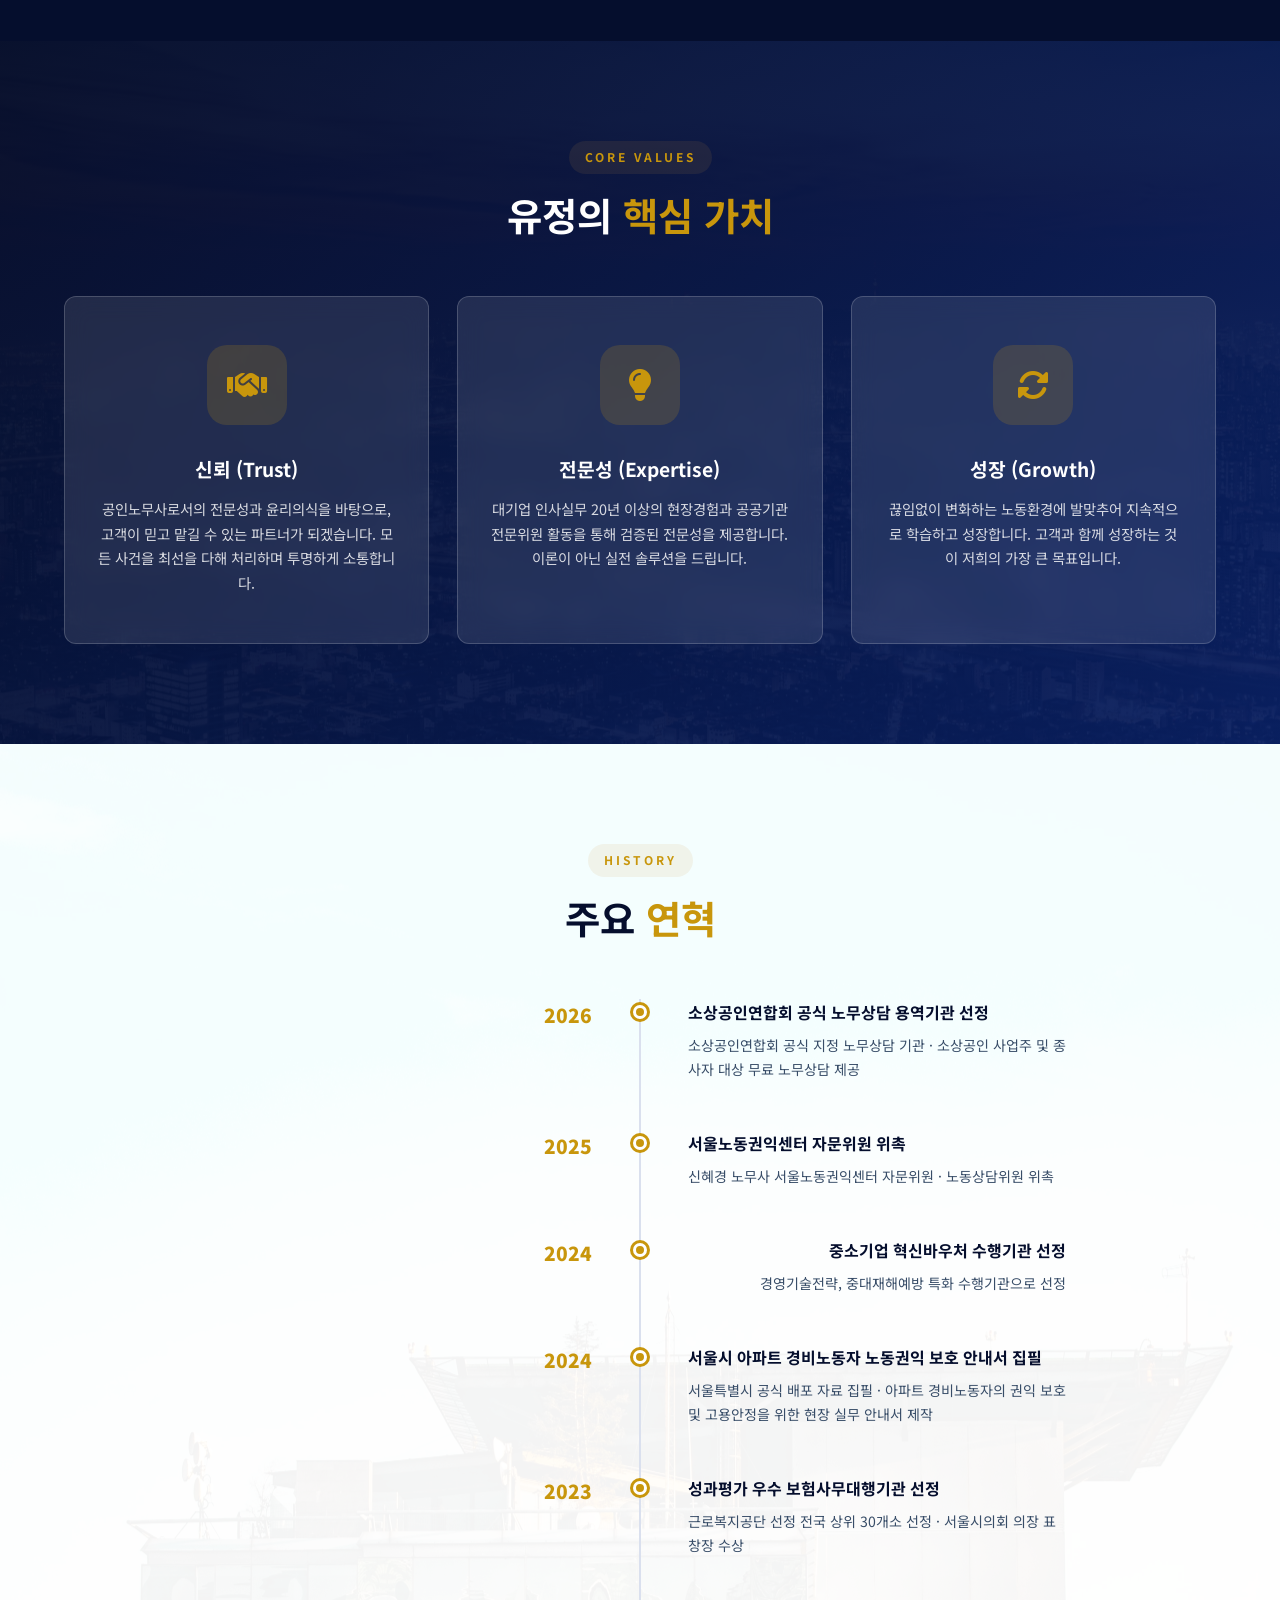
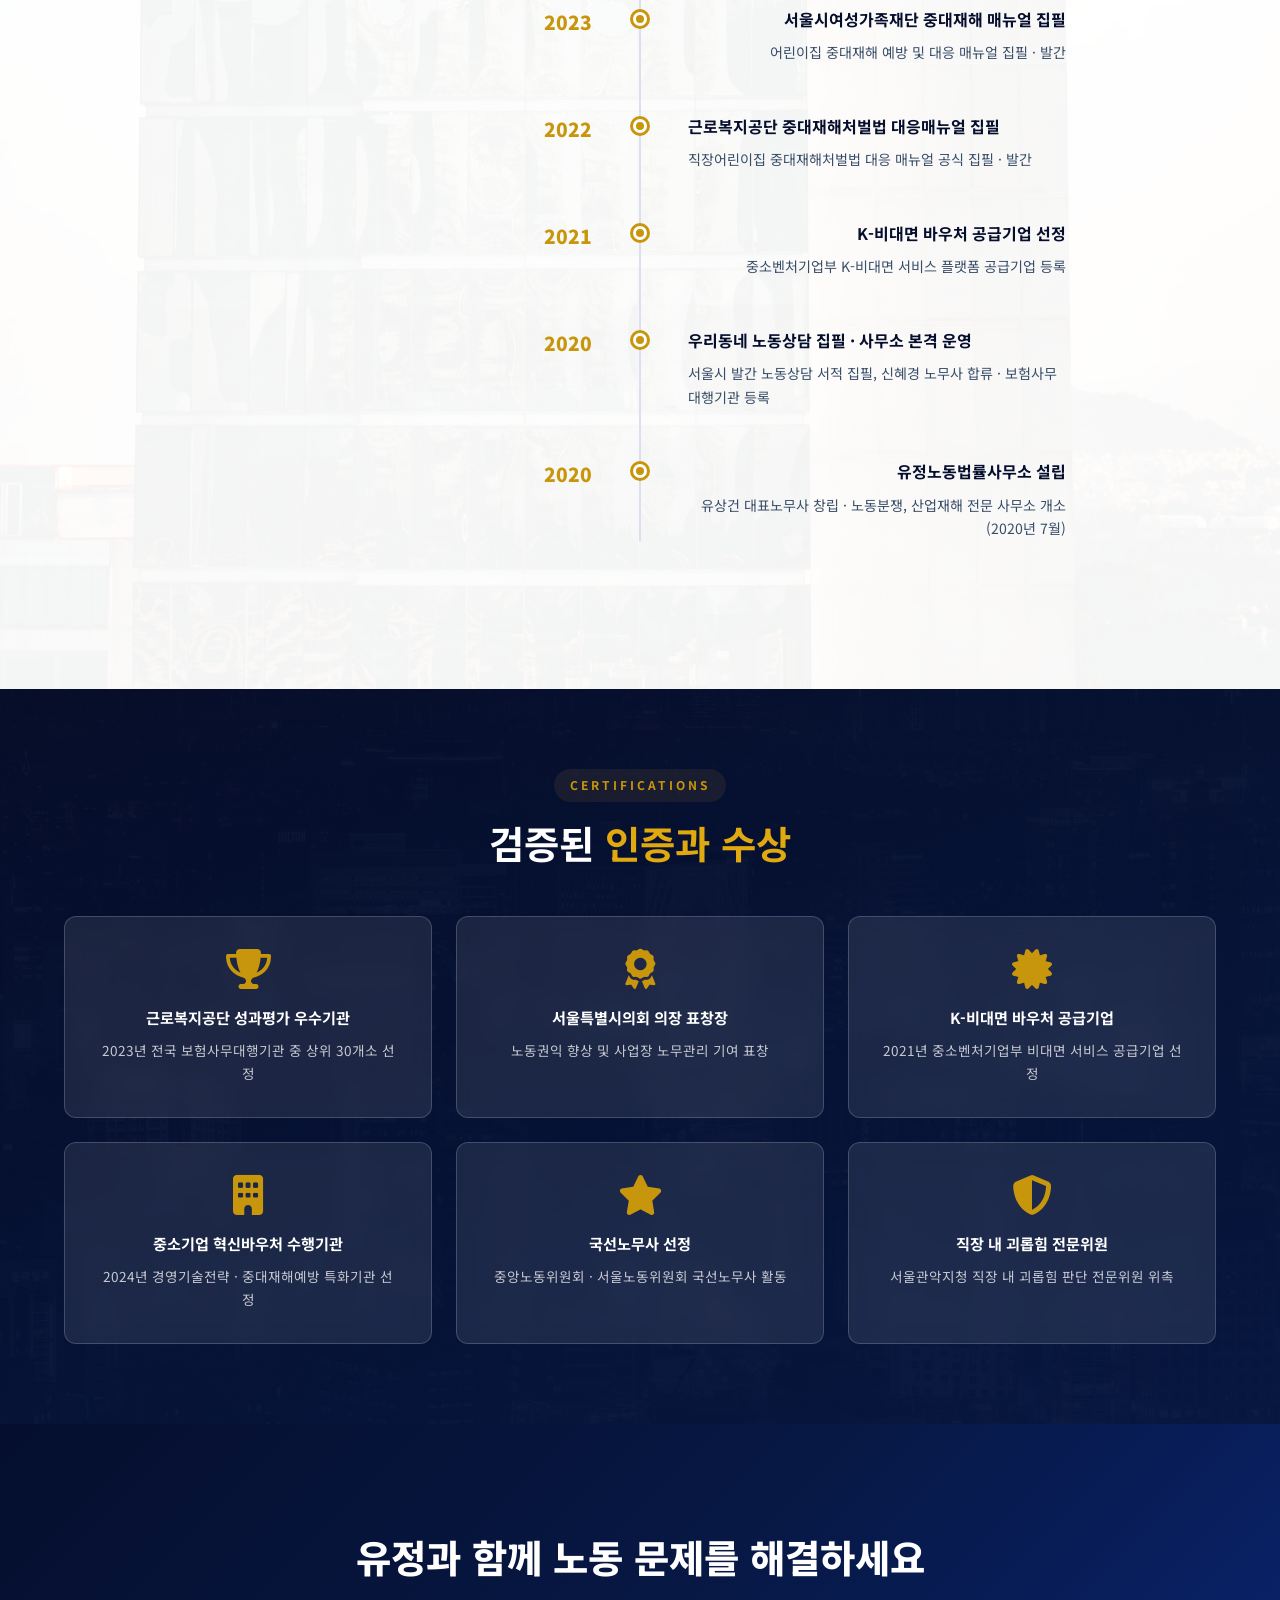
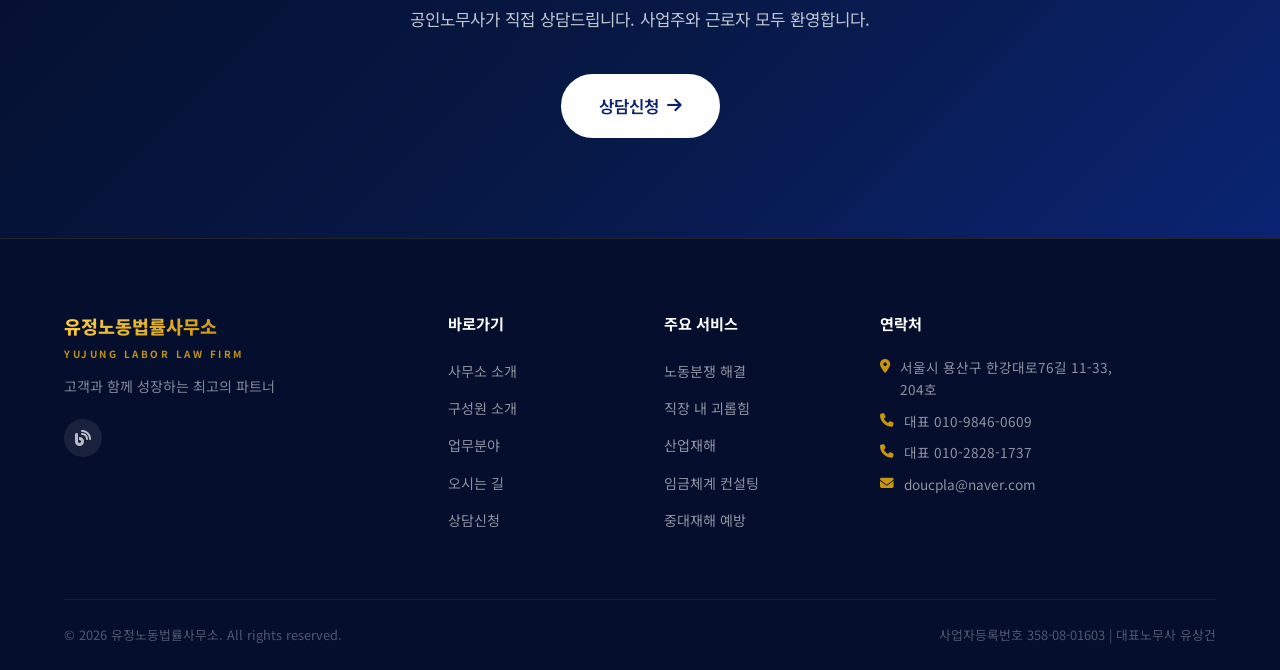
<file: about.html>
<!DOCTYPE html>
<html lang="ko">
<head>
    <meta charset="UTF-8">
    <meta name="viewport" content="width=device-width, initial-scale=1.0">
    <meta name="naver-site-verification" content="dcb75a116efa452d8e3e484ec9bee3fac7b5ec1a" />
    <title>사무소 소개 | 유정노동법률사무소</title>
    <meta name="description" content="2020년 7월 설립. 20년 이상 현장 경력의 공인노무사가 운영하는 유정노동법률사무소. 서울 용산구 한강대로76길. 노동분쟁·직장내괴롭힘·산업재해 전문.">
    <meta name="keywords" content="유정노동법률사무소 소개, 유상건 노무사, 신혜경 노무사, 공인노무사, 노무법인, 용산 노무사, 서울 노무사">
    <meta name="author" content="유정노동법률사무소">
    <meta name="robots" content="index, follow">

    <!-- Open Graph -->
    <meta property="og:type" content="website">
    <meta property="og:site_name" content="유정노동법률사무소">
    <meta property="og:title" content="사무소 소개 | 유정노동법률사무소">
    <meta property="og:description" content="2020년 7월 설립. 20년 이상 현장 경력의 공인노무사가 운영하는 노동법률사무소. 120개 이상 기업 컨설팅 실적.">
    <meta property="og:url" content="https://www.yujung-labor.com/about.html">
    <meta property="og:image" content="images/team-photo.jpg">
    <meta property="og:locale" content="ko_KR">

    <!-- 구조화 데이터 -->
    <script type="application/ld+json">
    {
      "@context": "https://schema.org",
      "@type": "AboutPage",
      "name": "유정노동법률사무소 소개",
      "description": "2020년 7월 설립된 유정노동법률사무소의 설립 철학, 연혁, 핵심 가치를 소개합니다.",
      "url": "https://www.yujung-labor.com/about.html",
      "mainEntity": {
        "@type": "LegalService",
        "name": "유정노동법률사무소",
        "foundingDate": "2020-07",
        "address": {
          "@type": "PostalAddress",
          "streetAddress": "한강대로76길 11-33, 204호",
          "addressLocality": "용산구",
          "addressRegion": "서울특별시",
          "addressCountry": "KR"
        }
      }
    }
    </script>

    <link rel="stylesheet" href="css/style.css">
    <link rel="stylesheet" href="css/pages.css">
    <link rel="preconnect" href="https://fonts.googleapis.com">
    <link href="https://fonts.googleapis.com/css2?family=Noto+Sans+KR:wght@300;400;500;600;700;900&display=swap" rel="stylesheet">
    <link rel="stylesheet" href="https://cdn.jsdelivr.net/npm/@fortawesome/fontawesome-free@6.4.0/css/all.min.css">
    <style>
        /* ── ABOUT 페이지 배경 이미지 스타일 ── */

        /* ── 풀폭 단체사진 소개 섹션 ── */
        .about-intro-fullwidth {
            padding: 0 !important;          /* 섹션 자체 패딩 제거 */
            overflow: hidden;
        }
        .about-intro-fullwidth::before { display: none; } /* 장식 배경 비활성화 */

        .about-intro-fw-wrap {
            display: flex;
            min-height: 60vh;               /* 화면 60% 이상 */
        }

        /* 왼쪽: 사진 영역 (55%) */
        .about-fw-photo {
            position: relative;
            width: 55%;
            flex-shrink: 0;
            overflow: hidden;
            background: #0a1929;
        }
        .about-fw-photo img {
            width: 100%;
            height: 100%;
            object-fit: cover;
            object-position: center center;  /* 3명 모두 중앙 표시 */
            display: block;
        }
        /* 사진 오른쪽 가장자리 페이드 */
        .about-fw-photo::after {
            content: '';
            position: absolute;
            top: 0; right: 0; bottom: 0;
            width: 80px;
            background: linear-gradient(to right, transparent, var(--white));
            pointer-events: none;
        }
        /* 사진 하단 뱃지 */
        .about-fw-badge {
            position: absolute;
            bottom: 28px; left: 32px;
            display: flex; align-items: center; gap: 12px;
            background: rgba(10,36,114,0.82);
            backdrop-filter: blur(8px);
            -webkit-backdrop-filter: blur(8px);
            border: 1px solid rgba(200,150,12,0.4);
            border-radius: 12px;
            padding: 12px 20px;
            color: var(--white);
        }
        .fw-badge-dot {
            width: 10px; height: 10px;
            border-radius: 50%;
            background: var(--accent);
            box-shadow: 0 0 0 3px rgba(200,150,12,0.3);
            flex-shrink: 0;
            animation: pulse-dot 2s infinite;
        }
        @keyframes pulse-dot {
            0%, 100% { box-shadow: 0 0 0 3px rgba(200,150,12,0.3); }
            50%       { box-shadow: 0 0 0 7px rgba(200,150,12,0.1); }
        }
        .fw-badge-name { font-size: 0.9rem; font-weight: 800; }
        .fw-badge-sub  { font-size: 0.75rem; color: rgba(255,255,255,0.72); margin-top: 2px; }

        /* 오른쪽: 텍스트 영역 (45%) */
        .about-fw-text {
            flex: 1;
            display: flex;
            flex-direction: column;
            justify-content: center;
            padding: 80px 64px 80px 56px;
            background: var(--white);
            position: relative; z-index: 1;
        }
        .about-fw-text p {
            font-size: 0.95rem; color: var(--gray-700);
            line-height: 1.9; margin-bottom: 16px;
        }

        /* 반응형 */
        @media (max-width: 1024px) {
            .about-intro-fw-wrap { flex-direction: column; min-height: auto; }
            .about-fw-photo { width: 100%; height: 55vw; max-height: 480px; }
            .about-fw-photo::after { display: none; }
            .about-fw-text { padding: 56px 40px; }
        }
        @media (max-width: 768px) {
            .about-fw-photo { height: 70vw; max-height: 360px; }
            .about-fw-text { padding: 48px 24px; }
            .fw-badge-name { font-size: 0.82rem; }
        }

        /* 1. 소개 섹션 우측 배경 장식 (::before는 위에서 비활성화) */
        .about-intro-section {
            position: relative; overflow: hidden;
        }
        .about-intro-section::before {
            content: '';
            position: absolute; inset: 0; z-index: 0;
            background-image: url('images/bg-about-1.jpg');
            background-size: cover;
            background-position: center right;
            opacity: 0.04;
        }
        .about-intro-section > .container { position: relative; z-index: 1; }

        /* 2. 핵심가치: 서울 야경 위 어두운 간유 */
        .about-values {
            position: relative; overflow: hidden;
        }
        .about-values::before {
            content: '';
            position: absolute; inset: 0; z-index: 0;
            background-image: url('images/bg-about-2.jpg');
            background-size: cover;
            background-position: center;
            filter: brightness(0.25) saturate(0.6);
        }
        .about-values::after {
            content: '';
            position: absolute; inset: 0; z-index: 1;
            background: linear-gradient(135deg, rgba(5,14,45,0.85) 0%, rgba(10,36,114,0.80) 100%);
        }
        .about-values > .container { position: relative; z-index: 2; }
        .about-values .section-tag { color: var(--accent) !important; }
        .about-values .section-title { color: var(--white) !important; }
        .about-values .value-card {
            background: rgba(255,255,255,0.10) !important;
            border: 1px solid rgba(255,255,255,0.18) !important;
            backdrop-filter: blur(12px); -webkit-backdrop-filter: blur(12px);
        }
        .about-values .value-card:hover {
            background: rgba(255,255,255,0.18) !important;
            border-color: var(--accent) !important;
        }
        .about-values .value-icon { background: rgba(200,150,12,0.18) !important; }
        .about-values .value-icon i { color: var(--accent) !important; }
        .about-values .value-card h3 { color: var(--white) !important; }
        .about-values .value-card p { color: rgba(255,255,255,0.82) !important; }

        /* 3. 연혁: 현대적 건물 이미지 연합 */
        .history-section {
            position: relative; overflow: hidden;
        }
        .history-section::before {
            content: '';
            position: absolute; inset: 0; z-index: 0;
            background-image: url('images/bg-about-3.jpg');
            background-size: cover;
            background-position: center;
            opacity: 0.045;
        }
        .history-section > .container { position: relative; z-index: 1; }

        /* 4. 인증/수상: 서울 야경 + 딥 오버레이 */
        .certifications-section {
            position: relative; overflow: hidden;
        }
        .certifications-section::before {
            content: '';
            position: absolute; inset: 0; z-index: 0;
            background-image: url('images/bg-about-4.jpg');
            background-size: cover;
            background-position: center;
            filter: brightness(0.28) saturate(0.5);
        }
        .certifications-section::after {
            content: '';
            position: absolute; inset: 0; z-index: 1;
            background: linear-gradient(160deg, rgba(5,14,45,0.88) 0%, rgba(7,24,68,0.92) 100%);
        }
        .certifications-section > .container { position: relative; z-index: 2; }
        .certifications-section .cert-card {
            background: rgba(255,255,255,0.09) !important;
            border: 1px solid rgba(255,255,255,0.18) !important;
            backdrop-filter: blur(10px); -webkit-backdrop-filter: blur(10px);
            transition: all 0.3s;
        }
        .certifications-section .cert-card:hover {
            background: rgba(255,255,255,0.16) !important;
            border-color: var(--accent) !important;
            transform: translateY(-6px);
        }
        .certifications-section .cert-card i { color: var(--accent) !important; }
        .certifications-section .cert-card h3 { color: var(--white) !important; font-size: 0.95rem; }
        .certifications-section .cert-card p { color: rgba(255,255,255,0.75) !important; }
    </style>
</head>
<body>
    <!-- 네비게이션 -->
    <nav class="navbar scrolled" id="navbar">
        <div class="nav-container">
            <a href="index.html" class="nav-logo">
                <img src="images/logo.png" alt="유정노동법률사무소 로고" class="nav-logo-emblem">
                <div class="nav-logo-text">
                    <span class="logo-kr">유정노동법률사무소</span>
                    <span class="logo-en-full">YUJUNG LABOR LAW FIRM</span>
                </div>
            </a>
            <ul class="nav-menu" id="navMenu">
                <li><a href="about.html" class="nav-link">사무소 소개</a></li>
                <li><a href="members.html" class="nav-link">구성원 소개</a></li>
                <li><a href="services.html" class="nav-link">업무분야</a></li>
                <li><a href="location.html" class="nav-link">오시는 길</a></li>
                <li><a href="consult.html" class="nav-link nav-cta">상담신청</a></li>
            </ul>
            <button class="hamburger" id="hamburger" aria-label="메뉴">
                <span></span><span></span><span></span>
            </button>
        </div>
    </nav>

    <!-- 페이지 히어로 -->
    <div class="page-hero">
        <div class="container">
            <div class="page-hero-tag">ABOUT US</div>
            <h1 class="page-hero-title">사무소 소개</h1>
            <p class="page-hero-sub">고객과 함께 성장하는 최고의 파트너, 유정노동법률사무소</p>
            <nav class="breadcrumb">
                <a href="index.html">홈</a>
                <span class="separator">›</span>
                <span class="current">사무소 소개</span>
            </nav>
        </div>
    </div>

    <!-- 사무소 소개 본문 - 풀폭 2단 레이아웃 -->
    <section class="about-intro-section about-intro-fullwidth">
        <div class="about-intro-fw-wrap">
            <!-- 왼쪽: 단체사진 (화면 절반) -->
            <div class="about-fw-photo">
                <img src="images/team-photo.jpg"
                     alt="유정노동법률사무소 구성원 단체사진"
                     loading="lazy">
                <div class="about-fw-badge">
                    <span class="fw-badge-dot"></span>
                    <div>
                        <div class="fw-badge-name">유정노동법률사무소</div>
                        <div class="fw-badge-sub">서울시 용산구 &middot; 설립 2020년 7월</div>
                    </div>
                </div>
            </div>
            <!-- 오른쪽: 소개 텍스트 -->
            <div class="about-fw-text">
                <div class="section-tag">OUR STORY</div>
                <h2 class="section-title" style="text-align:left; margin-bottom:24px;">
                    노동 현장의 <span class="text-accent">실전 전문가</span>들이<br>만든 사무소
                </h2>
                <p>안녕하세요, 고객과 함께 성장하는 <strong>유정노동법률사무소</strong>입니다. 저희 사무소는 급변하는 노동환경에 발맞추어 최고의 노무 솔루션을 제공하고 있습니다.</p>
                <p>사업주의 입장에서 <strong>'경영이 더욱 편해지는 인사·노무관리'</strong>를 목표로, 복잡한 노동환경과 중대재해 위험으로부터 사업주가 안심하고 핵심 경영에 집중할 수 있도록 실질적인 노무관리를 전담해 드립니다.</p>
                <p>동시에 근로자의 노동권익 보호를 위해 서울노동권익센터, 서울시 노동권리보호관, 국가인권위원회 등 공공기관에서의 자문·위원 활동을 통해 현장의 목소리를 끊임없이 듣고 반영합니다.</p>
                <div class="about-highlights">
                    <div class="highlight-item"><i class="fas fa-check-circle"></i><span>공인노무사 직접 처리</span></div>
                    <div class="highlight-item"><i class="fas fa-check-circle"></i><span>사업주 · 근로자 양측 대응</span></div>
                    <div class="highlight-item"><i class="fas fa-check-circle"></i><span>빠른 초기 답변 시스템</span></div>
                    <div class="highlight-item"><i class="fas fa-check-circle"></i><span>120개+ 기업 컨설팅 실적</span></div>
                </div>
                <a href="members.html" class="btn btn-primary" style="margin-top:32px;">
                    구성원 소개 보기 <i class="fas fa-arrow-right"></i>
                </a>
            </div>
        </div>
    </section>

    <!-- 카운터 섹션 -->
    <section class="counter-section">
        <div class="container">
            <div class="counter-grid">
                <div class="counter-item">
                    <div><span class="counter-num" data-count="120">63</span><span class="counter-plus">+</span></div>
                    <span class="counter-label">기업 인사노무 컨설팅</span>
                </div>
                <div class="counter-item">
                    <div><span class="counter-num" data-count="50">25</span><span class="counter-plus">+</span></div>
                    <span class="counter-label">공기업 채용 면접위원</span>
                </div>
                <div class="counter-item">
                    <div><span class="counter-num" data-count="6">3</span><span class="counter-plus">권+</span></div>
                    <span class="counter-label">전문 저서 집필</span>
                </div>
                <div class="counter-item">
                    <div><span class="counter-num" data-count="20">9</span><span class="counter-plus">년+</span></div>
                    <span class="counter-label">전문 경력</span>
                </div>
            </div>
        </div>
    </section>

    <!-- 핵심 가치 -->
    <section class="about-values">
        <div class="container">
            <div class="section-header">
                <div class="section-tag">CORE VALUES</div>
                <h2 class="section-title">유정의 <span class="text-accent">핵심 가치</span></h2>
            </div>
            <div class="values-grid">
                <div class="value-card animate-card visible" data-delay="0">
                    <div class="value-icon"><i class="fas fa-handshake"></i></div>
                    <h3>신뢰 (Trust)</h3>
                    <p>공인노무사로서의 전문성과 윤리의식을 바탕으로, 고객이 믿고 맡길 수 있는 파트너가 되겠습니다. 모든 사건을 최선을 다해 처리하며 투명하게 소통합니다.</p>
                </div>
                <div class="value-card animate-card visible" data-delay="150">
                    <div class="value-icon"><i class="fas fa-lightbulb"></i></div>
                    <h3>전문성 (Expertise)</h3>
                    <p>대기업 인사실무 20년 이상의 현장경험과 공공기관 전문위원 활동을 통해 검증된 전문성을 제공합니다. 이론이 아닌 실전 솔루션을 드립니다.</p>
                </div>
                <div class="value-card animate-card visible" data-delay="300">
                    <div class="value-icon"><i class="fas fa-sync-alt"></i></div>
                    <h3>성장 (Growth)</h3>
                    <p>끊임없이 변화하는 노동환경에 발맞추어 지속적으로 학습하고 성장합니다. 고객과 함께 성장하는 것이 저희의 가장 큰 목표입니다.</p>
                </div>
            </div>
        </div>
    </section>

    <!-- 연혁 -->
    <section class="history-section">
        <div class="container">
            <div class="section-header">
                <div class="section-tag">HISTORY</div>
                <h2 class="section-title">주요 <span class="text-accent">연혁</span></h2>
            </div>
            <div class="timeline-full">
                <div class="tl-item">
                    <div class="tl-left">
                        <div class="tl-year">2026</div>
                    </div>
                    <div class="tl-right">
                        <div class="tl-content">
                            <h4>소상공인연합회 공식 노무상담 용역기관 선정</h4>
                            <p>소상공인연합회 공식 지정 노무상담 기관 · 소상공인 사업주 및 종사자 대상 무료 노무상담 제공</p>
                        </div>
                    </div>
                </div>
                <div class="tl-item">
                    <div class="tl-left">
                        <div class="tl-year">2025</div>
                    </div>
                    <div class="tl-right">
                        <div class="tl-content">
                            <h4>서울노동권익센터 자문위원 위촉</h4>
                            <p>신혜경 노무사 서울노동권익센터 자문위원 · 노동상담위원 위촉</p>
                        </div>
                    </div>
                </div>
                <div class="tl-item right">
                    <div class="tl-left">
                        <div class="tl-content" style="text-align:right">
                            <h4>중소기업 혁신바우처 수행기관 선정</h4>
                            <p>경영기술전략, 중대재해예방 특화 수행기관으로 선정</p>
                        </div>
                    </div>
                    <div class="tl-right">
                        <div class="tl-year">2024</div>
                    </div>
                </div>
                <div class="tl-item">
                    <div class="tl-left">
                        <div class="tl-year">2024</div>
                    </div>
                    <div class="tl-right">
                        <div class="tl-content">
                            <h4>서울시 아파트 경비노동자 노동권익 보호 안내서 집필</h4>
                            <p>서울특별시 공식 배포 자료 집필 · 아파트 경비노동자의 권익 보호 및 고용안정을 위한 현장 실무 안내서 제작</p>
                        </div>
                    </div>
                </div>
                <div class="tl-item">
                    <div class="tl-left">
                        <div class="tl-year">2023</div>
                    </div>
                    <div class="tl-right">
                        <div class="tl-content">
                            <h4>성과평가 우수 보험사무대행기관 선정</h4>
                            <p>근로복지공단 선정 전국 상위 30개소 선정 · 서울시의회 의장 표창장 수상</p>
                        </div>
                    </div>
                </div>
                <div class="tl-item right">
                    <div class="tl-left">
                        <div class="tl-content" style="text-align:right">
                            <h4>서울시여성가족재단 중대재해 매뉴얼 집필</h4>
                            <p>어린이집 중대재해 예방 및 대응 매뉴얼 집필 · 발간</p>
                        </div>
                    </div>
                    <div class="tl-right">
                        <div class="tl-year">2023</div>
                    </div>
                </div>
                <div class="tl-item">
                    <div class="tl-left">
                        <div class="tl-year">2022</div>
                    </div>
                    <div class="tl-right">
                        <div class="tl-content">
                            <h4>근로복지공단 중대재해처벌법 대응매뉴얼 집필</h4>
                            <p>직장어린이집 중대재해처벌법 대응 매뉴얼 공식 집필 · 발간</p>
                        </div>
                    </div>
                </div>
                <div class="tl-item right">
                    <div class="tl-left">
                        <div class="tl-content" style="text-align:right">
                            <h4>K-비대면 바우처 공급기업 선정</h4>
                            <p>중소벤처기업부 K-비대면 서비스 플랫폼 공급기업 등록</p>
                        </div>
                    </div>
                    <div class="tl-right">
                        <div class="tl-year">2021</div>
                    </div>
                </div>
                <div class="tl-item">
                    <div class="tl-left">
                        <div class="tl-year">2020</div>
                    </div>
                    <div class="tl-right">
                        <div class="tl-content">
                            <h4>우리동네 노동상담 집필 · 사무소 본격 운영</h4>
                            <p>서울시 발간 노동상담 서적 집필, 신혜경 노무사 합류 · 보험사무대행기관 등록</p>
                        </div>
                    </div>
                </div>
                <div class="tl-item right">
                    <div class="tl-left">
                        <div class="tl-content" style="text-align:right">
                            <h4>유정노동법률사무소 설립</h4>
                            <p>유상건 대표노무사 창립 · 노동분쟁, 산업재해 전문 사무소 개소 (2020년 7월)</p>
                        </div>
                    </div>
                    <div class="tl-right">
                        <div class="tl-year">2020</div>
                    </div>
                </div>
            </div>
        </div>
    </section>

    <!-- 인증/수상 -->
    <section class="certifications-section">
        <div class="container">
            <div class="section-header" style="text-align:center; margin-bottom:48px;">
                <div class="section-tag">CERTIFICATIONS</div>
                <h2 class="section-title" style="color:var(--white);">검증된 <span style="color:var(--accent-light)">인증과 수상</span></h2>
            </div>
            <div class="cert-grid">
                <div class="cert-card">
                    <i class="fas fa-trophy"></i>
                    <h3>근로복지공단 성과평가 우수기관</h3>
                    <p>2023년 전국 보험사무대행기관 중 상위 30개소 선정</p>
                </div>
                <div class="cert-card">
                    <i class="fas fa-award"></i>
                    <h3>서울특별시의회 의장 표창장</h3>
                    <p>노동권익 향상 및 사업장 노무관리 기여 표창</p>
                </div>
                <div class="cert-card">
                    <i class="fas fa-certificate"></i>
                    <h3>K-비대면 바우처 공급기업</h3>
                    <p>2021년 중소벤처기업부 비대면 서비스 공급기업 선정</p>
                </div>
                <div class="cert-card">
                    <i class="fas fa-building"></i>
                    <h3>중소기업 혁신바우처 수행기관</h3>
                    <p>2024년 경영기술전략 · 중대재해예방 특화기관 선정</p>
                </div>
                <div class="cert-card">
                    <i class="fas fa-star"></i>
                    <h3>국선노무사 선정</h3>
                    <p>중앙노동위원회 · 서울노동위원회 국선노무사 활동</p>
                </div>
                <div class="cert-card">
                    <i class="fas fa-shield-alt"></i>
                    <h3>직장 내 괴롭힘 전문위원</h3>
                    <p>서울관악지청 직장 내 괴롭힘 판단 전문위원 위촉</p>
                </div>
            </div>
        </div>
    </section>

    <!-- CTA -->
    <section class="cta-section">
        <div class="container">
            <div class="cta-content">
                <h2 class="cta-title">유정과 함께 노동 문제를 해결하세요</h2>
                <p class="cta-desc">공인노무사가 직접 상담드립니다. 사업주와 근로자 모두 환영합니다.</p>
                <a href="consult.html" class="btn btn-white btn-lg">상담신청 <i class="fas fa-arrow-right"></i></a>
            </div>
        </div>
    </section>

    <!-- 푸터 -->
    <footer class="footer">
        <div class="container">
            <div class="footer-grid">
                <div class="footer-brand">
                    <div class="footer-logo"><span class="footer-logo-kr">유정노동법률사무소</span><span class="footer-logo-en">YUJUNG LABOR LAW FIRM</span></div>
                    <p class="footer-slogan">고객과 함께 성장하는 최고의 파트너</p>
                    <div class="footer-social">
                        <a href="https://blog.naver.com/creator0327" target="_blank" aria-label="블로그"><i class="fas fa-blog"></i></a>
                    </div>
                </div>
                <div class="footer-nav">
                    <h4>바로가기</h4>
                    <ul>
                        <li><a href="about.html">사무소 소개</a></li>
                        <li><a href="members.html">구성원 소개</a></li>
                        <li><a href="services.html">업무분야</a></li>
                        <li><a href="location.html">오시는 길</a></li>
                        <li><a href="consult.html">상담신청</a></li>
                    </ul>
                </div>
                <div class="footer-services">
                    <h4>주요 서비스</h4>
                    <ul>
                        <li><a href="services.html#dispute">노동분쟁 해결</a></li>
                        <li><a href="services.html#harassment">직장 내 괴롭힘</a></li>
                        <li><a href="services.html#industrial">산업재해</a></li>
                        <li><a href="services.html#wage">임금체계 컨설팅</a></li>
                        <li><a href="services.html#safety">중대재해 예방</a></li>
                    </ul>
                </div>
                <div class="footer-contact">
                    <h4>연락처</h4>
                    <div class="footer-info">
                        <p><i class="fas fa-map-marker-alt"></i> 서울시 용산구 한강대로76길 11-33,<br>204호</p>
                        <p><i class="fas fa-phone"></i> 대표 010-9846-0609</p>
                        <p><i class="fas fa-phone"></i> 대표 010-2828-1737</p>
                        <p><i class="fas fa-envelope"></i> doucpla@naver.com</p>
                    </div>
                </div>
            </div>
            <div class="footer-bottom">
                <p>&copy; 2026 유정노동법률사무소. All rights reserved.</p>
                <p class="footer-reg">사업자등록번호 358-08-01603 | 대표노무사 유상건</p>
            </div>
        </div>
    </footer>
    <script src="js/main.js"></script>
</body>
</html>
</file>
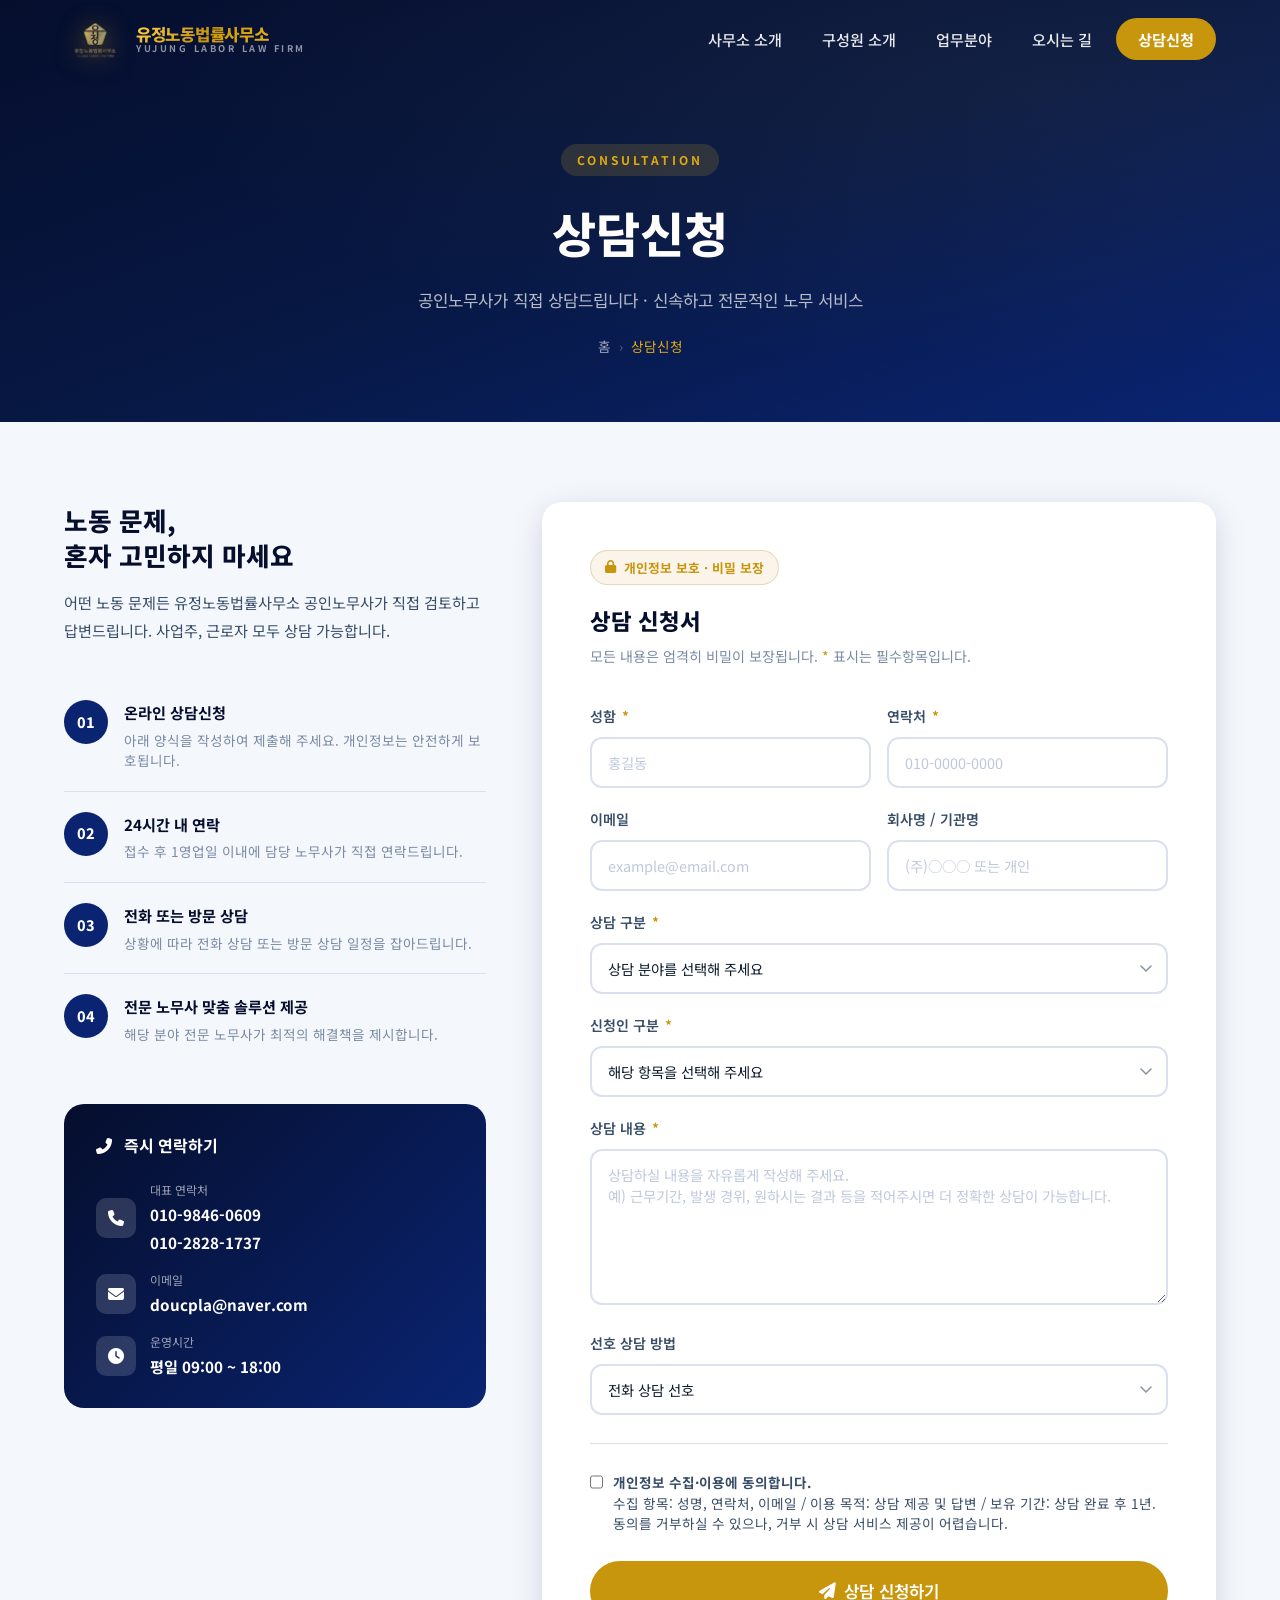
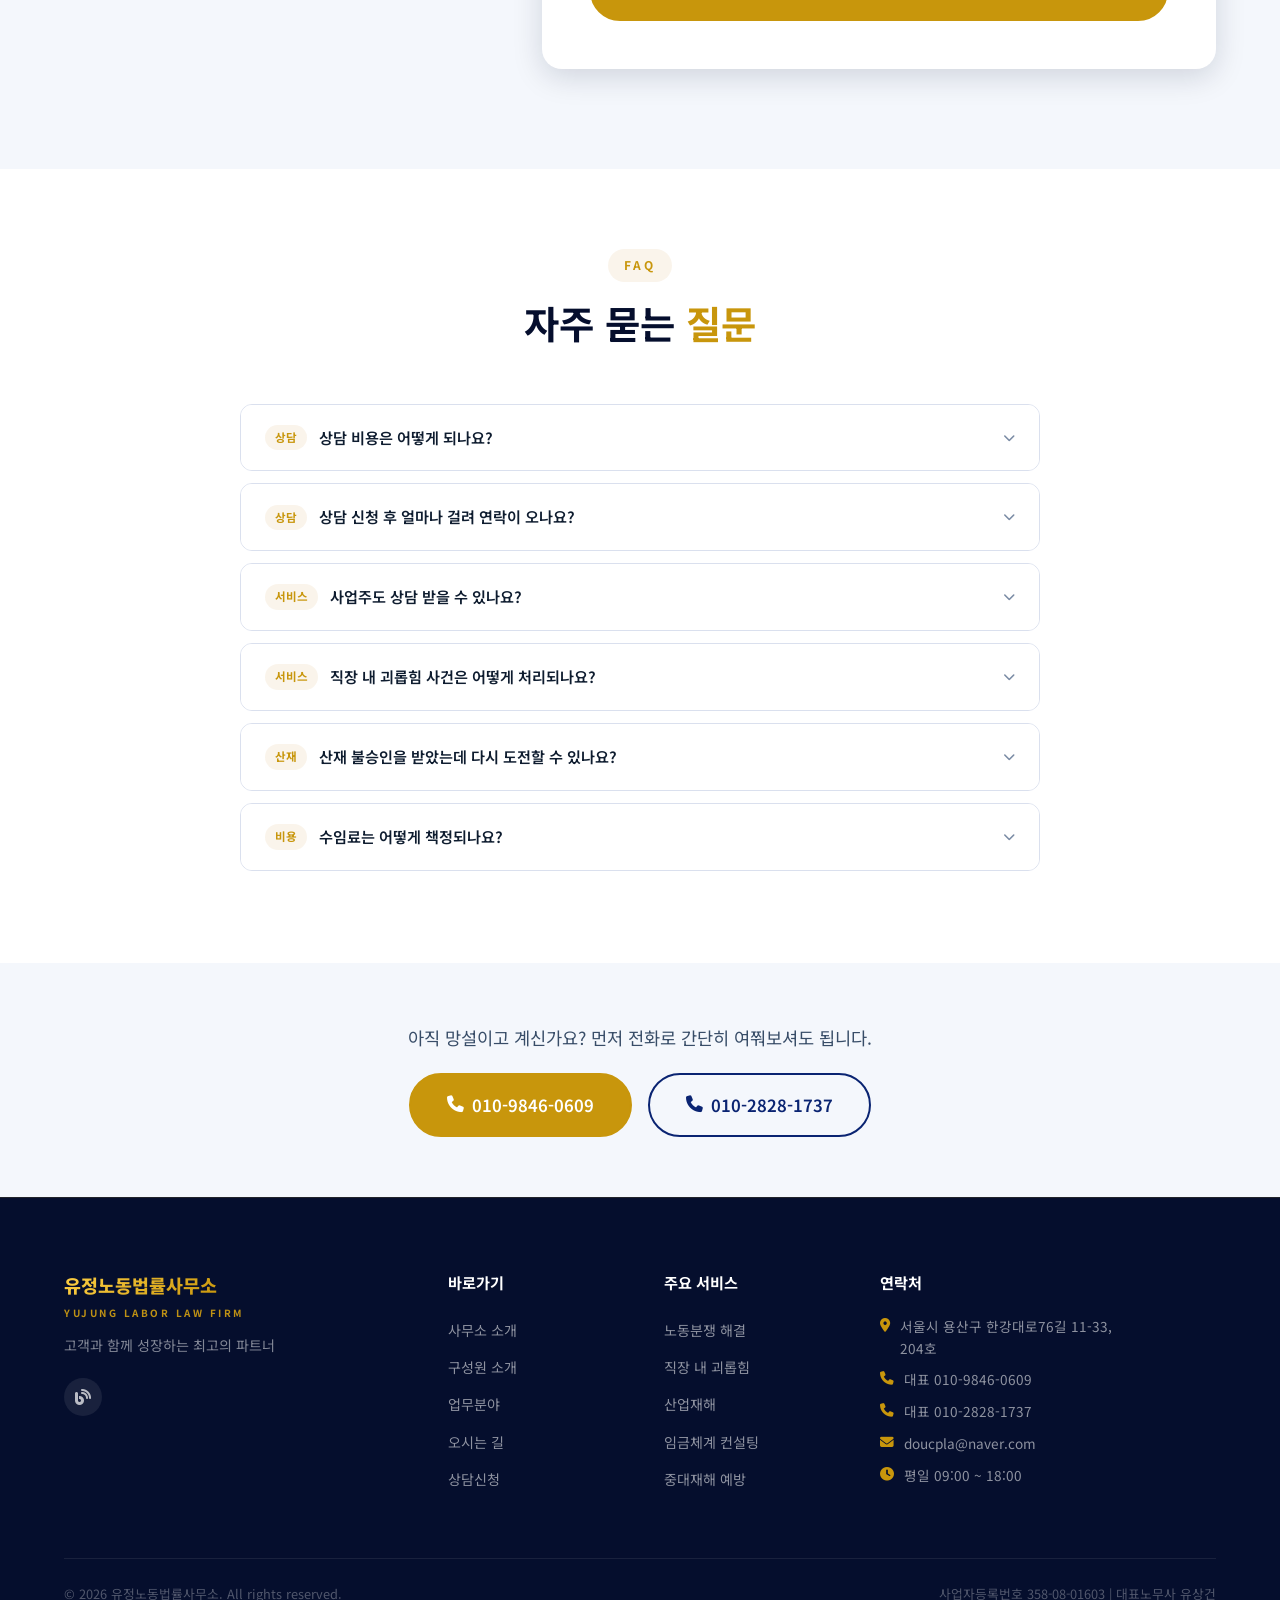
<file: consult.html>
<!DOCTYPE html>
<html lang="ko">
<head>
    <meta charset="UTF-8">
    <meta name="viewport" content="width=device-width, initial-scale=1.0">
    <meta name="naver-site-verification" content="dcb75a116efa452d8e3e484ec9bee3fac7b5ec1a" />
    <title>상담신청 | 유정노동법률사무소</title>
    <meta name="description" content="유정노동법률사무소 무료 온라인 상담신청. 노동분쟁·직장내괴롭힘·산업재해·임금체계 등 공인노무사가 직접 답변드립니다. 24시간 접수 가능.">
    <meta name="keywords" content="노무사 상담, 노동상담 신청, 무료 노무상담, 직장내괴롭힘 상담, 부당해고 상담, 산업재해 상담, 유정노동법률사무소 상담">
    <meta name="author" content="유정노동법률사무소">
    <meta name="robots" content="index, follow">

    <!-- Open Graph -->
    <meta property="og:type" content="website">
    <meta property="og:site_name" content="유정노동법률사무소">
    <meta property="og:title" content="상담신청 | 유정노동법률사무소">
    <meta property="og:description" content="노동분쟁·직장내괴롭힘·산업재해 등 온라인 상담신청. 공인노무사가 직접 답변드립니다. 24시간 접수 가능.">
    <meta property="og:url" content="https://www.yujung-labor.com/consult.html">
    <meta property="og:image" content="images/team-photo.jpg">
    <meta property="og:locale" content="ko_KR">

    <!-- 구조화 데이터 -->
    <script type="application/ld+json">
    {
      "@context": "https://schema.org",
      "@type": "ContactPage",
      "name": "유정노동법률사무소 상담신청",
      "description": "노동 관련 상담을 온라인으로 신청하세요. 공인노무사가 직접 검토 후 답변드립니다.",
      "url": "https://www.yujung-labor.com/consult.html",
      "mainEntity": {
        "@type": "LegalService",
        "name": "유정노동법률사무소",
        "telephone": ["010-9846-0609", "010-2828-1737"],
        "email": "doucpla@naver.com",
        "openingHours": "Mo-Fr 09:00-18:00"
      }
    }
    </script>

    <link rel="stylesheet" href="css/style.css">
    <link rel="stylesheet" href="css/pages.css">
    <link rel="preconnect" href="https://fonts.googleapis.com">
    <link href="https://fonts.googleapis.com/css2?family=Noto+Sans+KR:wght@300;400;500;600;700;900&display=swap" rel="stylesheet">
    <link rel="stylesheet" href="https://cdn.jsdelivr.net/npm/@fortawesome/fontawesome-free@6.4.0/css/all.min.css">
    <style>
        .consult-page { padding: 80px 0 100px; background: var(--off-white); }
        .consult-top-grid {
            display: grid; grid-template-columns: 1fr 1.6fr; gap: 56px; align-items: start;
        }

        /* 왼쪽 안내 영역 */
        .consult-guide h2 { font-size: 1.6rem; font-weight: 800; color: var(--primary-dark); margin-bottom: 16px; line-height: 1.4; }
        .consult-guide > p { font-size: 0.95rem; color: var(--gray-700); line-height: 1.8; margin-bottom: 36px; }

        .guide-steps { display: flex; flex-direction: column; gap: 0; margin-bottom: 40px; }
        .guide-step {
            display: flex; gap: 16px; padding: 20px 0;
            border-bottom: 1px solid var(--gray-200);
        }
        .guide-step:last-child { border-bottom: none; }
        .guide-step-num {
            width: 44px; height: 44px; border-radius: 50%;
            background: var(--primary); color: var(--white);
            display: flex; align-items: center; justify-content: center;
            font-size: 0.9rem; font-weight: 800; flex-shrink: 0;
        }
        .guide-step-text strong { display: block; font-size: 0.95rem; font-weight: 700; color: var(--primary-dark); margin-bottom: 4px; }
        .guide-step-text p { font-size: 0.85rem; color: var(--gray-500); line-height: 1.5; }

        .contact-quick-box {
            background: linear-gradient(135deg, var(--primary-dark), var(--primary));
            border-radius: var(--radius-lg); padding: 28px 32px; color: var(--white);
        }
        .contact-quick-box h4 { font-size: 1rem; font-weight: 700; margin-bottom: 20px; }
        .quick-contact-list { display: flex; flex-direction: column; gap: 14px; }
        .qc-item { display: flex; align-items: center; gap: 14px; }
        .qc-icon { width: 40px; height: 40px; border-radius: 10px; background: rgba(255,255,255,0.15); display: flex; align-items: center; justify-content: center; font-size: 1rem; flex-shrink: 0; }
        .qc-label { font-size: 0.75rem; color: rgba(255,255,255,0.6); margin-bottom: 2px; }
        .qc-value { font-size: 0.95rem; font-weight: 700; }
        .qc-value a { color: var(--white); }
        .qc-value a:hover { color: var(--accent-light); }

        /* 오른쪽 폼 영역 */
        .consult-form-card {
            background: var(--white); border-radius: var(--radius-lg);
            padding: 48px 48px; box-shadow: var(--shadow-md);
        }
        .form-top-badge {
            display: inline-flex; align-items: center; gap: 8px;
            background: rgba(200,147,58,0.1); border: 1px solid rgba(200,147,58,0.3);
            color: var(--accent); font-size: 0.8rem; font-weight: 700;
            padding: 6px 14px; border-radius: 50px; margin-bottom: 16px;
        }
        .form-card-title { font-size: 1.4rem; font-weight: 800; color: var(--primary-dark); margin-bottom: 6px; }
        .form-card-sub { font-size: 0.88rem; color: var(--gray-500); margin-bottom: 36px; }
        .form-divider { height: 1px; background: var(--gray-200); margin: 28px 0; }

        .privacy-check { display: flex; align-items: flex-start; gap: 10px; margin-top: 16px; margin-bottom: 28px; }
        .privacy-check input[type="checkbox"] { width: 18px; height: 18px; margin-top: 1px; cursor: pointer; accent-color: var(--primary); }
        .privacy-check label { font-size: 0.85rem; color: var(--gray-700); cursor: pointer; line-height: 1.5; }
        .privacy-check label a { color: var(--primary); font-weight: 600; text-decoration: underline; }

        /* 성공 메시지 */
        .form-success-card {
            display: none; text-align: center; padding: 60px 20px;
        }
        .success-icon {
            width: 80px; height: 80px; border-radius: 50%;
            background: linear-gradient(135deg, #27ae60, #2ecc71);
            display: flex; align-items: center; justify-content: center;
            font-size: 2rem; color: var(--white); margin: 0 auto 24px;
        }
        .form-success-card h3 { font-size: 1.4rem; font-weight: 800; color: var(--primary-dark); margin-bottom: 12px; }
        .form-success-card p { font-size: 0.95rem; color: var(--gray-700); line-height: 1.8; margin-bottom: 32px; }
        .form-success-card .success-num { font-size: 1.1rem; font-weight: 700; color: var(--primary); }

        /* 자주 묻는 질문 */
        .faq-section { padding: 80px 0; background: var(--white); }
        .faq-list { max-width: 800px; margin: 0 auto; }
        .faq-item { border: 1px solid var(--gray-200); border-radius: var(--radius); overflow: hidden; margin-bottom: 12px; }
        .faq-q {
            display: flex; align-items: center; justify-content: space-between;
            padding: 20px 24px; cursor: pointer; background: var(--white);
            transition: var(--transition);
        }
        .faq-q:hover { background: var(--off-white); }
        .faq-q.open { background: var(--primary); }
        .faq-q-text { display: flex; align-items: center; gap: 12px; font-size: 0.95rem; font-weight: 600; color: var(--gray-900); }
        .faq-q.open .faq-q-text { color: var(--white); }
        .faq-q-icon { font-size: 0.75rem; color: var(--gray-500); transition: transform 0.3s; }
        .faq-q.open .faq-q-icon { transform: rotate(180deg); color: var(--white); }
        .faq-q-badge { padding: 3px 10px; border-radius: 50px; background: rgba(200,147,58,0.1); color: var(--accent); font-size: 0.72rem; font-weight: 700; }
        .faq-q.open .faq-q-badge { background: rgba(255,255,255,0.2); color: rgba(255,255,255,0.9); }
        .faq-a { display: none; padding: 20px 24px; background: var(--off-white); font-size: 0.9rem; color: var(--gray-700); line-height: 1.8; border-top: 1px solid var(--gray-200); }
        .faq-a.open { display: block; }

        @media (max-width: 1024px) {
            .consult-top-grid { grid-template-columns: 1fr; }
        }
        @media (max-width: 600px) {
            .consult-form-card { padding: 28px 20px; }
        }
    </style>
</head>
<body>
    <!-- 네비게이션 -->
    <nav class="navbar scrolled" id="navbar">
        <div class="nav-container">
            <a href="index.html" class="nav-logo">
                <img src="images/logo.png" alt="유정노동법률사무소 로고" class="nav-logo-emblem">
                <div class="nav-logo-text">
                    <span class="logo-kr">유정노동법률사무소</span>
                    <span class="logo-en-full">YUJUNG LABOR LAW FIRM</span>
                </div>
            </a>
            <ul class="nav-menu" id="navMenu">
                <li><a href="about.html" class="nav-link">사무소 소개</a></li>
                <li><a href="members.html" class="nav-link">구성원 소개</a></li>
                <li><a href="services.html" class="nav-link">업무분야</a></li>
                <li><a href="location.html" class="nav-link">오시는 길</a></li>
                <li><a href="consult.html" class="nav-link nav-cta">상담신청</a></li>
            </ul>
            <button class="hamburger" id="hamburger" aria-label="메뉴"><span></span><span></span><span></span></button>
        </div>
    </nav>

    <!-- 페이지 히어로 -->
    <div class="page-hero">
        <div class="container">
            <div class="page-hero-tag">CONSULTATION</div>
            <h1 class="page-hero-title">상담신청</h1>
            <p class="page-hero-sub">공인노무사가 직접 상담드립니다 · 신속하고 전문적인 노무 서비스</p>
            <nav class="breadcrumb">
                <a href="index.html">홈</a>
                <span class="separator">›</span>
                <span class="current">상담신청</span>
            </nav>
        </div>
    </div>

    <!-- 상담신청 메인 -->
    <section class="consult-page">
        <div class="container">
            <div class="consult-top-grid">
                <!-- 왼쪽: 안내 -->
                <div class="consult-guide">
                    <h2>노동 문제,<br>혼자 고민하지 마세요</h2>
                    <p>어떤 노동 문제든 유정노동법률사무소 공인노무사가 직접 검토하고 답변드립니다. 사업주, 근로자 모두 상담 가능합니다.</p>

                    <div class="guide-steps">
                        <div class="guide-step">
                            <div class="guide-step-num">01</div>
                            <div class="guide-step-text">
                                <strong>온라인 상담신청</strong>
                                <p>아래 양식을 작성하여 제출해 주세요. 개인정보는 안전하게 보호됩니다.</p>
                            </div>
                        </div>
                        <div class="guide-step">
                            <div class="guide-step-num">02</div>
                            <div class="guide-step-text">
                                <strong>24시간 내 연락</strong>
                                <p>접수 후 1영업일 이내에 담당 노무사가 직접 연락드립니다.</p>
                            </div>
                        </div>
                        <div class="guide-step">
                            <div class="guide-step-num">03</div>
                            <div class="guide-step-text">
                                <strong>전화 또는 방문 상담</strong>
                                <p>상황에 따라 전화 상담 또는 방문 상담 일정을 잡아드립니다.</p>
                            </div>
                        </div>
                        <div class="guide-step">
                            <div class="guide-step-num">04</div>
                            <div class="guide-step-text">
                                <strong>전문 노무사 맞춤 솔루션 제공</strong>
                                <p>해당 분야 전문 노무사가 최적의 해결책을 제시합니다.</p>
                            </div>
                        </div>
                    </div>

                    <div class="contact-quick-box">
                        <h4><i class="fas fa-phone-alt" style="margin-right:8px;"></i> 즉시 연락하기</h4>
                        <div class="quick-contact-list">
                            <div class="qc-item">
                                <div class="qc-icon"><i class="fas fa-phone"></i></div>
                                <div>
                                    <div class="qc-label">대표 연락처</div>
                                    <div class="qc-value">
                                        <a href="tel:010-9846-0609">010-9846-0609</a>
                                    </div>
                                    <div class="qc-value" style="margin-top:2px;">
                                        <a href="tel:010-2828-1737">010-2828-1737</a>
                                    </div>
                                </div>
                            </div>
                            <div class="qc-item">
                                <div class="qc-icon"><i class="fas fa-envelope"></i></div>
                                <div>
                                    <div class="qc-label">이메일</div>
                                    <div class="qc-value"><a href="mailto:doucpla@naver.com">doucpla@naver.com</a></div>
                                </div>
                            </div>
                            <div class="qc-item">
                                <div class="qc-icon"><i class="fas fa-clock"></i></div>
                                <div>
                                    <div class="qc-label">운영시간</div>
                                    <div class="qc-value">평일 09:00 ~ 18:00</div>
                                </div>
                            </div>
                        </div>
                    </div>
                </div>

                <!-- 오른쪽: 폼 -->
                <div class="consult-form-card">
                    <div id="formSuccess" class="form-success-card">
                        <div class="success-icon"><i class="fas fa-check"></i></div>
                        <h3>상담 신청이 접수되었습니다!</h3>
                        <p>
                            소중한 상담 신청 감사합니다.<br>
                            담당 노무사가 <strong>1영업일 이내</strong>에 연락드리겠습니다.<br>
                            급하신 경우 아래 연락처로 직접 연락주세요.
                        </p>
                        <p class="success-num">
                            <i class="fas fa-phone-alt"></i> 010-9846-0609 / 010-2828-1737
                        </p>
                        <a href="index.html" class="btn btn-primary">홈으로 돌아가기</a>
                    </div>

                    <form id="consultForm">
                        <div class="form-top-badge"><i class="fas fa-lock"></i> 개인정보 보호 · 비밀 보장</div>
                        <h3 class="form-card-title">상담 신청서</h3>
                        <p class="form-card-sub">모든 내용은 엄격히 비밀이 보장됩니다. <span style="color:var(--accent)">*</span> 표시는 필수항목입니다.</p>

                        <div class="form-row">
                            <div class="form-group">
                                <label>성함 <span class="required">*</span></label>
                                <input type="text" name="name" class="form-control" placeholder="홍길동" required>
                            </div>
                            <div class="form-group">
                                <label>연락처 <span class="required">*</span></label>
                                <input type="tel" name="phone" class="form-control" placeholder="010-0000-0000" required>
                            </div>
                        </div>

                        <div class="form-row">
                            <div class="form-group">
                                <label>이메일</label>
                                <input type="email" name="email" class="form-control" placeholder="example@email.com">
                            </div>
                            <div class="form-group">
                                <label>회사명 / 기관명</label>
                                <input type="text" name="company" class="form-control" placeholder="(주)○○○ 또는 개인">
                            </div>
                        </div>

                        <div class="form-group">
                            <label>상담 구분 <span class="required">*</span></label>
                            <select name="category" class="form-control" required>
                                <option value="" disabled selected>상담 분야를 선택해 주세요</option>
                                <option value="노동분쟁">노동분쟁 (부당해고, 임금체불 등)</option>
                                <option value="직장내괴롭힘">직장 내 괴롭힘</option>
                                <option value="산업재해">산업재해 (산재 신청 · 불복)</option>
                                <option value="임금체계컨설팅">임금체계 컨설팅</option>
                                <option value="취업규칙/인사규정">취업규칙 · 인사규정</option>
                                <option value="중대재해예방">중대재해 예방 컨설팅</option>
                                <option value="4대보험/보험사무">4대보험 · 보험사무</option>
                                <option value="노무관리컨설팅">인사노무 컨설팅</option>
                                <option value="기타">기타</option>
                            </select>
                        </div>

                        <div class="form-group">
                            <label>신청인 구분 <span class="required">*</span></label>
                            <select name="applicant_type" class="form-control" required>
                                <option value="" disabled selected>해당 항목을 선택해 주세요</option>
                                <option value="사업주">사업주 (기업 · 기관)</option>
                                <option value="근로자">근로자 (개인)</option>
                                <option value="기타">기타</option>
                            </select>
                        </div>

                        <div class="form-group">
                            <label>상담 내용 <span class="required">*</span></label>
                            <textarea name="message" class="form-control" rows="6" 
                                placeholder="상담하실 내용을 자유롭게 작성해 주세요.&#10;예) 근무기간, 발생 경위, 원하시는 결과 등을 적어주시면 더 정확한 상담이 가능합니다." 
                                required></textarea>
                        </div>

                        <div class="form-group">
                            <label>선호 상담 방법</label>
                            <select name="prefer_method" class="form-control">
                                <option value="전화">전화 상담 선호</option>
                                <option value="방문">방문 상담 선호</option>
                                <option value="이메일">이메일 답변 선호</option>
                                <option value="상관없음">상관없음</option>
                            </select>
                        </div>

                        <div class="form-divider"></div>

                        <div class="privacy-check">
                            <input type="checkbox" id="privacyAgree" required>
                            <label for="privacyAgree">
                                <strong>개인정보 수집·이용에 동의합니다.</strong><br>
                                수집 항목: 성명, 연락처, 이메일 / 이용 목적: 상담 제공 및 답변 /
                                보유 기간: 상담 완료 후 1년. 동의를 거부하실 수 있으나, 거부 시 상담 서비스 제공이 어렵습니다.
                            </label>
                        </div>

                        <button type="submit" class="btn btn-primary btn-submit" style="width:100%; justify-content:center; font-size:1.05rem; padding:16px;">
                            <i class="fas fa-paper-plane"></i> 상담 신청하기
                        </button>
                    </form>
                </div>
            </div>
        </div>
    </section>

    <!-- FAQ -->
    <section class="faq-section">
        <div class="container">
            <div class="section-header">
                <div class="section-tag">FAQ</div>
                <h2 class="section-title">자주 묻는 <span class="text-accent">질문</span></h2>
            </div>
            <div class="faq-list">
                <div class="faq-item">
                    <div class="faq-q" onclick="toggleFaq(this)">
                        <div class="faq-q-text"><span class="faq-q-badge">상담</span>상담 비용은 어떻게 되나요?</div>
                        <i class="fas fa-chevron-down faq-q-icon"></i>
                    </div>
                    <div class="faq-a">상담은 유료로 진행됩니다. 사건의 내용과 복잡도에 따라 상담료가 다를 수 있으니, 사전에 연락 주시면 안내해 드리겠습니다. 정식 수임 여부는 상담 이후 협의하여 결정합니다.</div>
                </div>
                <div class="faq-item">
                    <div class="faq-q" onclick="toggleFaq(this)">
                        <div class="faq-q-text"><span class="faq-q-badge">상담</span>상담 신청 후 얼마나 걸려 연락이 오나요?</div>
                        <i class="fas fa-chevron-down faq-q-icon"></i>
                    </div>
                    <div class="faq-a">온라인 상담 신청 후 <strong>1영업일(24시간) 이내</strong>에 담당 노무사가 직접 연락드립니다. 긴급한 사안의 경우 대표 연락처(010-9846-0609 / 010-2828-1737)로 직접 전화주시면 즉시 상담 가능합니다.</div>
                </div>
                <div class="faq-item">
                    <div class="faq-q" onclick="toggleFaq(this)">
                        <div class="faq-q-text"><span class="faq-q-badge">서비스</span>사업주도 상담 받을 수 있나요?</div>
                        <i class="fas fa-chevron-down faq-q-icon"></i>
                    </div>
                    <div class="faq-a">물론입니다. 유정노동법률사무소는 <strong>사업주와 근로자 모두</strong>를 위한 서비스를 제공합니다. 취업규칙 작성, 임금체계 개편, 노무관리 진단, 중대재해 예방 등 기업 측면의 인사노무 컨설팅도 적극적으로 수행하고 있습니다.</div>
                </div>
                <div class="faq-item">
                    <div class="faq-q" onclick="toggleFaq(this)">
                        <div class="faq-q-text"><span class="faq-q-badge">서비스</span>직장 내 괴롭힘 사건은 어떻게 처리되나요?</div>
                        <i class="fas fa-chevron-down faq-q-icon"></i>
                    </div>
                    <div class="faq-a">서울관악지청 직장 내 괴롭힘 <strong>판단 전문위원</strong>인 신혜경 노무사가 직접 담당합니다. 신고 접수, 사실조사, 조사보고서 작성, 피해자 보호조치, 징계 절차, 예방교육까지 전 과정을 지원합니다. 실제 행정기관의 판단 기준을 정확히 알고 있어 정확한 조언이 가능합니다.</div>
                </div>
                <div class="faq-item">
                    <div class="faq-q" onclick="toggleFaq(this)">
                        <div class="faq-q-text"><span class="faq-q-badge">산재</span>산재 불승인을 받았는데 다시 도전할 수 있나요?</div>
                        <i class="fas fa-chevron-down faq-q-icon"></i>
                    </div>
                    <div class="faq-a">네, 가능합니다. 불승인 결정에는 <strong>심사청구 → 재심사청구 → 행정소송</strong>의 불복 절차가 있습니다. 유상건 대표노무사는 현대제철 회전근개 재심사 불승인 취소, 소음성난청 행정소송 승소 등 여러 불복 사건을 성공적으로 처리한 실적이 있습니다. 포기하지 마시고 상담 신청해 주세요.</div>
                </div>
                <div class="faq-item">
                    <div class="faq-q" onclick="toggleFaq(this)">
                        <div class="faq-q-text"><span class="faq-q-badge">비용</span>수임료는 어떻게 책정되나요?</div>
                        <i class="fas fa-chevron-down faq-q-icon"></i>
                    </div>
                    <div class="faq-a">사건의 종류, 난이도, 처리 기간 등을 종합적으로 고려하여 합리적으로 책정합니다. 초기 상담 시 사건을 파악한 후 예상 비용을 투명하게 안내해 드립니다. 중소기업 혁신바우처 대상 기업의 경우 정부 지원을 통해 컨설팅 비용을 절감할 수 있습니다.</div>
                </div>
            </div>
        </div>
    </section>

    <!-- CTA 미니 -->
    <section style="padding:60px 0; background:var(--off-white); text-align:center;">
        <div class="container">
            <p style="font-size:1.1rem; color:var(--gray-700); margin-bottom:20px;">아직 망설이고 계신가요? 먼저 전화로 간단히 여쭤보셔도 됩니다.</p>
            <div style="display:flex; justify-content:center; gap:16px; flex-wrap:wrap;">
                <a href="tel:010-9846-0609" class="btn btn-primary btn-lg"><i class="fas fa-phone"></i> 010-9846-0609</a>
                <a href="tel:010-2828-1737" class="btn btn-outline-dark btn-lg"><i class="fas fa-phone"></i> 010-2828-1737</a>
            </div>
        </div>
    </section>

    <!-- 푸터 -->
    <footer class="footer">
        <div class="container">
            <div class="footer-grid">
                <div class="footer-brand">
                    <div class="footer-logo"><span class="footer-logo-kr">유정노동법률사무소</span><span class="footer-logo-en">YUJUNG LABOR LAW FIRM</span></div>
                    <p class="footer-slogan">고객과 함께 성장하는 최고의 파트너</p>
                    <div class="footer-social">
                        <a href="https://blog.naver.com/creator0327" target="_blank" aria-label="블로그"><i class="fas fa-blog"></i></a>
                    </div>
                </div>
                <div class="footer-nav">
                    <h4>바로가기</h4>
                    <ul>
                        <li><a href="about.html">사무소 소개</a></li>
                        <li><a href="members.html">구성원 소개</a></li>
                        <li><a href="services.html">업무분야</a></li>
                        <li><a href="location.html">오시는 길</a></li>
                        <li><a href="consult.html">상담신청</a></li>
                    </ul>
                </div>
                <div class="footer-services">
                    <h4>주요 서비스</h4>
                    <ul>
                        <li><a href="services.html#dispute">노동분쟁 해결</a></li>
                        <li><a href="services.html#harassment">직장 내 괴롭힘</a></li>
                        <li><a href="services.html#industrial">산업재해</a></li>
                        <li><a href="services.html#wage">임금체계 컨설팅</a></li>
                        <li><a href="services.html#safety">중대재해 예방</a></li>
                    </ul>
                </div>
                <div class="footer-contact">
                    <h4>연락처</h4>
                    <div class="footer-info">
                        <p><i class="fas fa-map-marker-alt"></i> 서울시 용산구 한강대로76길 11-33,<br>204호</p>
                        <p><i class="fas fa-phone"></i> 대표 010-9846-0609</p>
                        <p><i class="fas fa-phone"></i> 대표 010-2828-1737</p>
                        <p><i class="fas fa-envelope"></i> doucpla@naver.com</p>
                        <p><i class="fas fa-clock"></i> 평일 09:00 ~ 18:00</p>
                    </div>
                </div>
            </div>
            <div class="footer-bottom">
                <p>&copy; 2026 유정노동법률사무소. All rights reserved.</p>
                <p class="footer-reg">사업자등록번호 358-08-01603 | 대표노무사 유상건</p>
            </div>
        </div>
    </footer>
    <script src="js/main.js"></script>
    <script>
        function toggleFaq(el) {
            const isOpen = el.classList.contains('open');
            document.querySelectorAll('.faq-q').forEach(q => {
                q.classList.remove('open');
                q.nextElementSibling.classList.remove('open');
            });
            if (!isOpen) {
                el.classList.add('open');
                el.nextElementSibling.classList.add('open');
            }
        }
    </script>
</body>
</html>
</file>
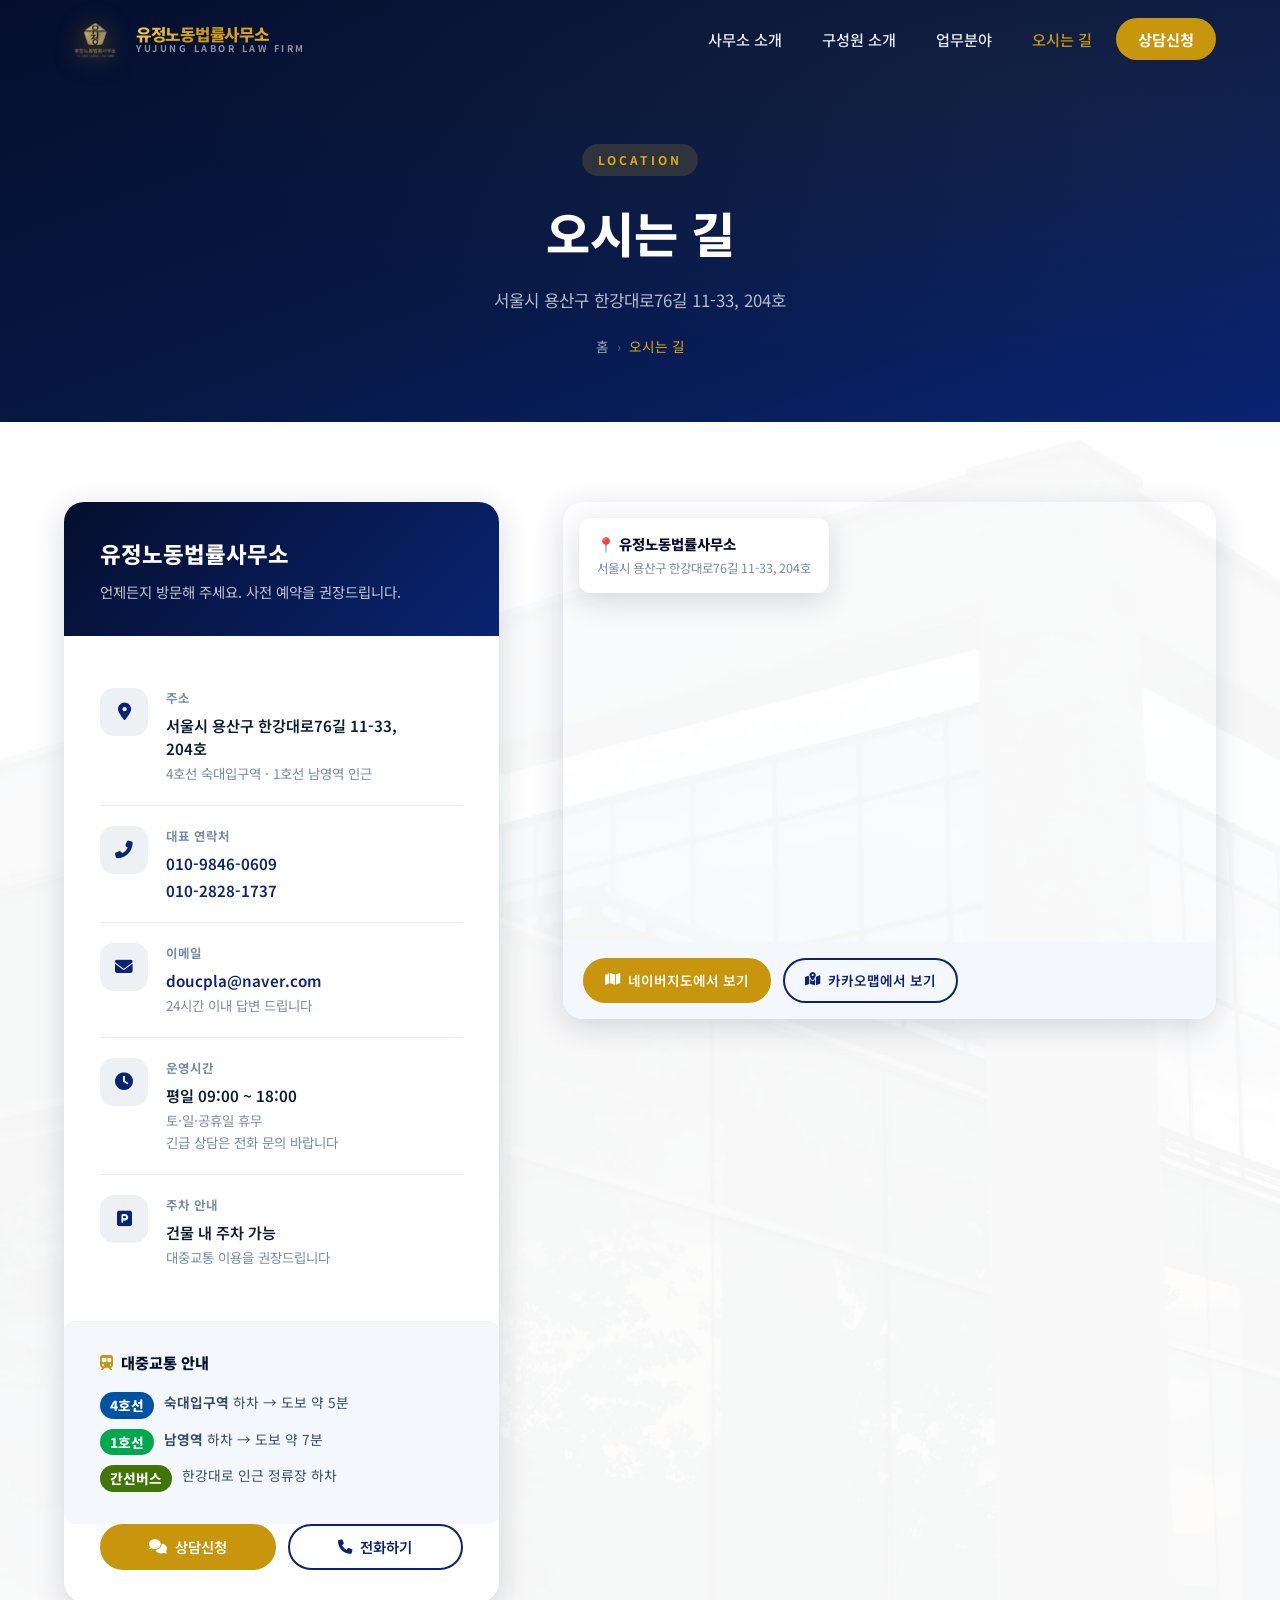
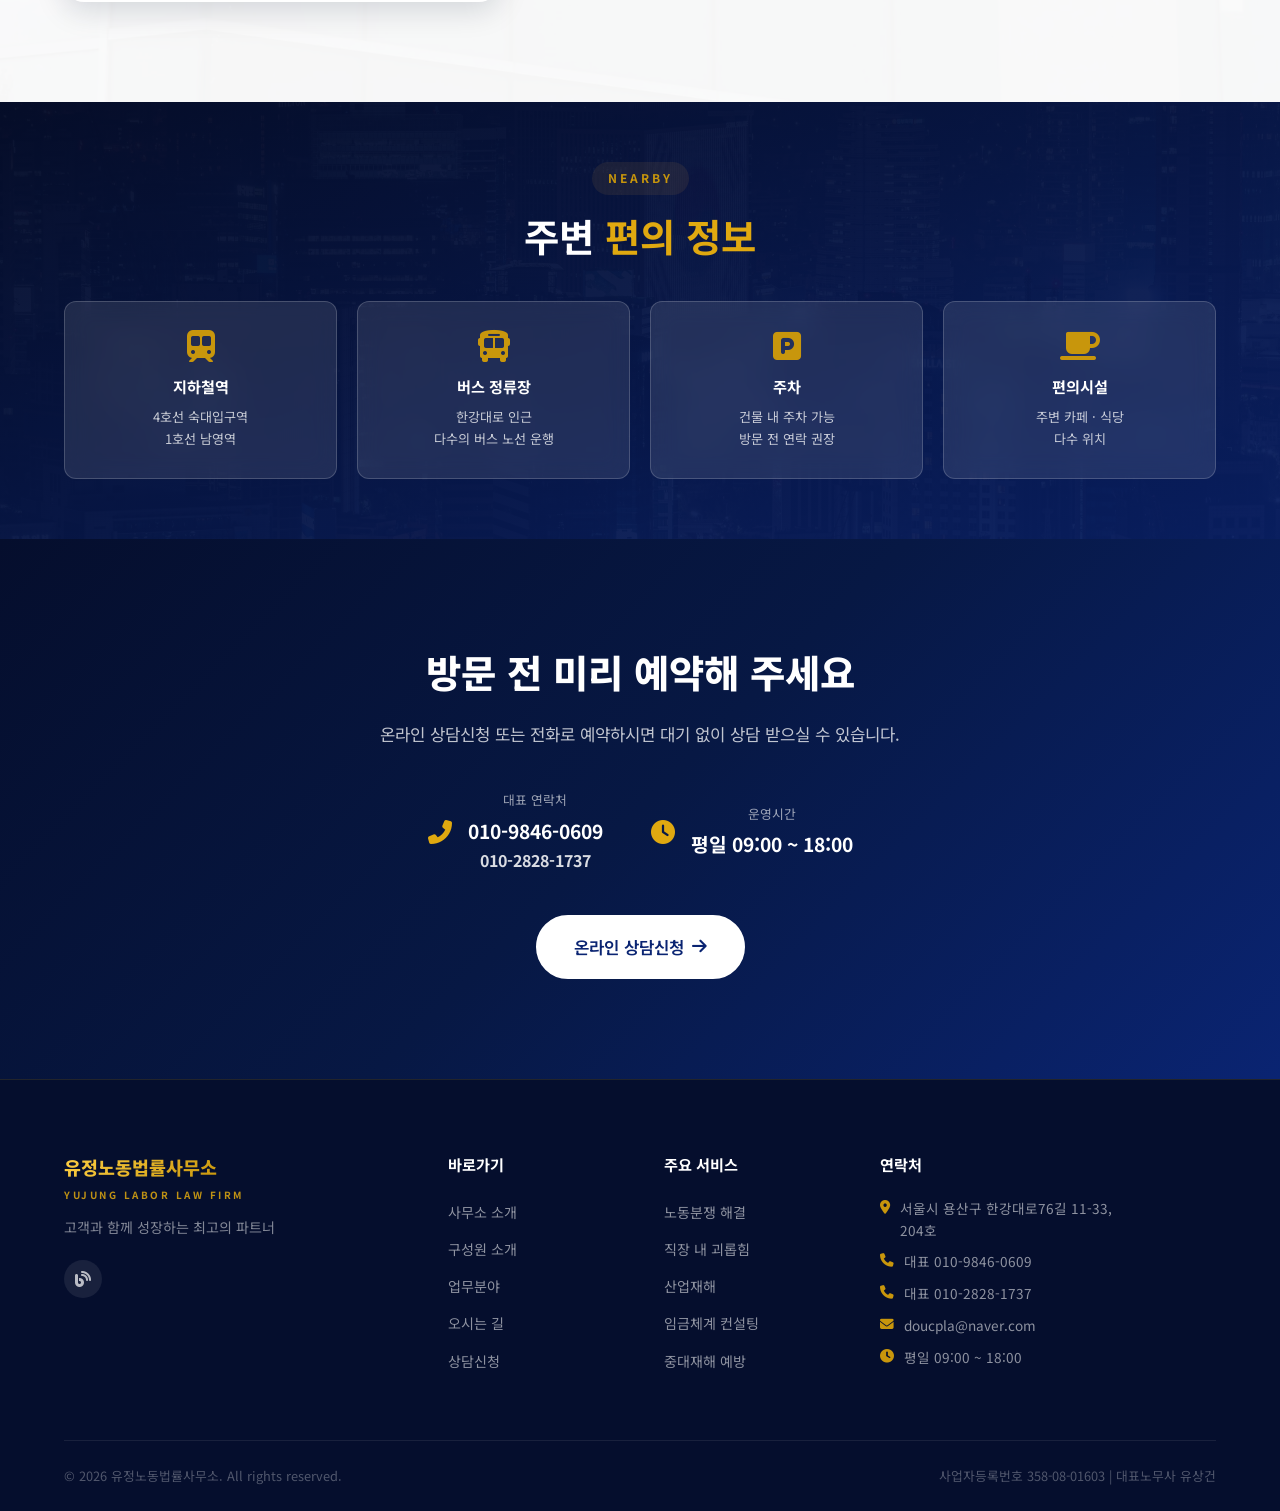
<file: location.html>
<!DOCTYPE html>
<html lang="ko">
<head>
    <meta charset="UTF-8">
    <meta name="viewport" content="width=device-width, initial-scale=1.0">
    <meta name="naver-site-verification" content="dcb75a116efa452d8e3e484ec9bee3fac7b5ec1a" />
    <title>오시는 길 | 유정노동법률사무소</title>
    <meta name="description" content="유정노동법률사무소 찾아오시는 길. 서울시 용산구 한강대로76길 11-33, 204호. 4호선 숙대입구역 도보 5분, 1호선 남영역 도보 7분. 평일 09:00~18:00.">
    <meta name="keywords" content="유정노동법률사무소 위치, 유정노동법률사무소 주소, 용산구 노무사, 숙대입구역 노무사, 남영역 노무사, 서울 노무사 찾아오는길">
    <meta name="author" content="유정노동법률사무소">
    <meta name="robots" content="index, follow">

    <!-- Open Graph -->
    <meta property="og:type" content="website">
    <meta property="og:site_name" content="유정노동법률사무소">
    <meta property="og:title" content="오시는 길 | 유정노동법률사무소">
    <meta property="og:description" content="서울시 용산구 한강대로76길 11-33, 204호. 4호선 숙대입구역 도보 5분. 평일 09:00~18:00.">
    <meta property="og:url" content="https://www.yujung-labor.com/location.html">
    <meta property="og:image" content="images/team-photo.jpg">
    <meta property="og:locale" content="ko_KR">

    <!-- 구조화 데이터 -->
    <script type="application/ld+json">
    {
      "@context": "https://schema.org",
      "@type": "LegalService",
      "name": "유정노동법률사무소",
      "url": "https://www.yujung-labor.com",
      "telephone": ["010-9846-0609", "010-2828-1737"],
      "email": "doucpla@naver.com",
      "address": {
        "@type": "PostalAddress",
        "streetAddress": "한강대로76길 11-33, 204호",
        "addressLocality": "용산구",
        "addressRegion": "서울특별시",
        "addressCountry": "KR"
      },
      "geo": {
        "@type": "GeoCoordinates",
        "latitude": "37.5394",
        "longitude": "126.9711"
      },
      "openingHoursSpecification": {
        "@type": "OpeningHoursSpecification",
        "dayOfWeek": ["Monday","Tuesday","Wednesday","Thursday","Friday"],
        "opens": "09:00",
        "closes": "18:00"
      },
      "publicTransportClosuresInfo": "4호선 숙대입구역 도보 5분, 1호선 남영역 도보 7분"
    }
    </script>

    <link rel="stylesheet" href="css/style.css">
    <link rel="stylesheet" href="css/pages.css">
    <link rel="preconnect" href="https://fonts.googleapis.com">
    <link href="https://fonts.googleapis.com/css2?family=Noto+Sans+KR:wght@300;400;500;600;700;900&display=swap" rel="stylesheet">
    <link rel="stylesheet" href="https://cdn.jsdelivr.net/npm/@fortawesome/fontawesome-free@6.4.0/css/all.min.css">
    <style>
        /* ── 오시는 길 페이지 배경 이미지 ── */

        /* 전체 location-wrap: 현대 유리빌딩 초저opacity 배경 */
        .location-wrap {
            padding: 80px 0 100px;
            position: relative; overflow: hidden;
        }
        .location-wrap::before {
            content: '';
            position: absolute; inset: 0; z-index: 0;
            background-image: url('images/bg-location-1.jpg');
            background-size: cover;
            background-position: center;
            opacity: 0.04;
        }
        .location-wrap > .container { position: relative; z-index: 1; }

        /* nearby-section: 서울 야경 배경 + 오버레이 */
        .nearby-section {
            position: relative; overflow: hidden;
            padding: 80px 0;
        }
        .nearby-section::before {
            content: '';
            position: absolute; inset: 0; z-index: 0;
            background-image: url('images/bg-about-4.jpg');
            background-size: cover;
            background-position: center;
            filter: brightness(0.25) saturate(0.6);
        }
        .nearby-section::after {
            content: '';
            position: absolute; inset: 0; z-index: 1;
            background: linear-gradient(160deg, rgba(5,14,45,0.87) 0%, rgba(10,36,114,0.82) 100%);
        }
        .nearby-section > .container { position: relative; z-index: 2; }
        .nearby-section .section-tag { color: var(--accent) !important; }
        .nearby-section .section-title { color: var(--white) !important; }
        .nearby-section .text-accent { color: var(--accent-light) !important; }

        /* nearby-card 글라스모피즘 */
        .nearby-card {
            background: rgba(255,255,255,0.10) !important;
            border: 1px solid rgba(255,255,255,0.18) !important;
            backdrop-filter: blur(12px);
            -webkit-backdrop-filter: blur(12px);
        }
        .nearby-card:hover {
            background: rgba(255,255,255,0.18) !important;
            border-color: var(--accent) !important;
        }
        .nearby-card i { color: var(--accent) !important; }
        .nearby-card h4 { color: var(--white) !important; }
        .nearby-card p { color: rgba(255,255,255,0.75) !important; }

        .location-layout { display: grid; grid-template-columns: 1fr 1.5fr; gap: 64px; align-items: start; }

        .location-info-card {
            background: var(--white); border-radius: var(--radius-lg);
            box-shadow: var(--shadow-md); overflow: hidden;
        }
        .location-info-header {
            background: linear-gradient(135deg, var(--primary-dark), var(--primary));
            padding: 32px 36px; color: var(--white);
        }
        .location-info-header h2 { font-size: 1.4rem; font-weight: 800; margin-bottom: 8px; }
        .location-info-header p { font-size: 0.9rem; color: rgba(255,255,255,0.75); }

        .location-detail-list { padding: 32px 36px; display: flex; flex-direction: column; gap: 0; }
        .loc-item {
            display: flex; gap: 18px; padding: 20px 0;
            border-bottom: 1px solid var(--gray-100);
        }
        .loc-item:last-child { border-bottom: none; }
        .loc-icon {
            width: 48px; height: 48px; border-radius: 14px;
            background: rgba(26,58,92,0.07);
            display: flex; align-items: center; justify-content: center;
            font-size: 1.1rem; color: var(--primary); flex-shrink: 0;
        }
        .loc-text-label { font-size: 0.78rem; font-weight: 700; color: var(--gray-500); letter-spacing: 1px; margin-bottom: 5px; }
        .loc-text-main { font-size: 0.95rem; font-weight: 600; color: var(--gray-900); line-height: 1.5; }
        .loc-text-sub { font-size: 0.84rem; color: var(--gray-500); margin-top: 2px; }
        .loc-text-main a { color: var(--primary); }
        .loc-text-main a:hover { color: var(--accent); }

        .consult-quick-btn {
            margin: 0 36px 32px;
            display: flex; gap: 12px;
        }
        .consult-quick-btn .btn { flex: 1; justify-content: center; font-size: 0.9rem; }

        /* 지도 영역 */
        .map-section { border-radius: var(--radius-lg); overflow: hidden; box-shadow: var(--shadow-md); }
        .map-container { position: relative; }
        .map-container iframe { width: 100%; height: 440px; border: none; display: block; }
        .map-overlay-info {
            position: absolute; top: 16px; left: 16px;
            background: var(--white); border-radius: var(--radius);
            padding: 14px 18px; box-shadow: var(--shadow-md); z-index: 10;
        }
        .map-overlay-info .oi-name { font-size: 0.9rem; font-weight: 800; color: var(--primary-dark); }
        .map-overlay-info .oi-addr { font-size: 0.78rem; color: var(--gray-500); margin-top: 2px; }

        /* 교통안내 */
        .transport-section { margin-top: 0; padding: 28px 36px 32px; border-top: 1px solid var(--gray-100); }
        .transport-title { font-size: 0.95rem; font-weight: 800; color: var(--primary-dark); margin-bottom: 16px; display: flex; align-items: center; gap: 8px; }
        .transport-title i { color: var(--accent); }
        .transport-list { display: flex; flex-direction: column; gap: 10px; }
        .transport-row { display: flex; align-items: flex-start; gap: 10px; }
        .t-badge { 
            padding: 3px 10px; border-radius: 50px; font-size: 0.72rem; 
            font-weight: 800; white-space: nowrap; min-width: 54px; text-align: center;
        }
        .t-badge.subway { background: #0052A4; color: white; }
        .t-badge.subway2 { background: #00A84D; color: white; }
        .t-badge.bus { background: #417505; color: white; }
        .t-badge.bus2 { background: #E03A3E; color: white; }
        .transport-row span { font-size: 0.86rem; color: var(--gray-700); line-height: 1.5; }

        /* 주변 정보 */
        .nearby-section { padding: 60px 0; }
        .nearby-grid { display: grid; grid-template-columns: repeat(4, 1fr); gap: 20px; }
        .nearby-card {
            background: var(--white); border-radius: var(--radius); padding: 28px 20px;
            text-align: center; border: 1px solid var(--gray-200); transition: var(--transition);
        }
        .nearby-card:hover { transform: translateY(-4px); box-shadow: var(--shadow-md); }
        .nearby-card i { font-size: 2rem; color: var(--primary); margin-bottom: 12px; display: block; }
        .nearby-card h4 { font-size: 0.95rem; font-weight: 700; color: var(--primary-dark); margin-bottom: 6px; }
        .nearby-card p { font-size: 0.82rem; color: var(--gray-500); }

        @media (max-width: 1024px) {
            .location-layout { grid-template-columns: 1fr; }
            .map-container iframe { height: 360px; }
        }
        @media (max-width: 480px) {
            .location-info-header, .location-detail-list, .transport-section { padding-left: 24px; padding-right: 24px; }
            .consult-quick-btn { margin: 0 24px 24px; }
            .nearby-grid { grid-template-columns: repeat(2, 1fr); }
        }
    </style>
</head>
<body>
    <!-- 네비게이션 -->
    <nav class="navbar scrolled" id="navbar">
        <div class="nav-container">
            <a href="index.html" class="nav-logo">
                <img src="images/logo.png" alt="유정노동법률사무소 로고" class="nav-logo-emblem">
                <div class="nav-logo-text">
                    <span class="logo-kr">유정노동법률사무소</span>
                    <span class="logo-en-full">YUJUNG LABOR LAW FIRM</span>
                </div>
            </a>
            <ul class="nav-menu" id="navMenu">
                <li><a href="about.html" class="nav-link">사무소 소개</a></li>
                <li><a href="members.html" class="nav-link">구성원 소개</a></li>
                <li><a href="services.html" class="nav-link">업무분야</a></li>
                <li><a href="location.html" class="nav-link">오시는 길</a></li>
                <li><a href="consult.html" class="nav-link nav-cta">상담신청</a></li>
            </ul>
            <button class="hamburger" id="hamburger" aria-label="메뉴"><span></span><span></span><span></span></button>
        </div>
    </nav>

    <!-- 페이지 히어로 -->
    <div class="page-hero">
        <div class="container">
            <div class="page-hero-tag">LOCATION</div>
            <h1 class="page-hero-title">오시는 길</h1>
            <p class="page-hero-sub">서울시 용산구 한강대로76길 11-33, 204호</p>
            <nav class="breadcrumb">
                <a href="index.html">홈</a>
                <span class="separator">›</span>
                <span class="current">오시는 길</span>
            </nav>
        </div>
    </div>

    <!-- 지도 + 정보 -->
    <section class="location-wrap">
        <div class="container">
            <div class="location-layout">
                <!-- 왼쪽: 정보 카드 -->
                <div class="location-info-card">
                    <div class="location-info-header">
                        <h2>유정노동법률사무소</h2>
                        <p>언제든지 방문해 주세요. 사전 예약을 권장드립니다.</p>
                    </div>
                    <div class="location-detail-list">
                        <div class="loc-item">
                            <div class="loc-icon"><i class="fas fa-map-marker-alt"></i></div>
                            <div>
                                <div class="loc-text-label">주소</div>
                                <div class="loc-text-main">서울시 용산구 한강대로76길 11-33,<br>204호</div>
                                <div class="loc-text-sub">4호선 숙대입구역 · 1호선 남영역 인근</div>
                            </div>
                        </div>
                        <div class="loc-item">
                            <div class="loc-icon"><i class="fas fa-phone-alt"></i></div>
                            <div>
                                <div class="loc-text-label">대표 연락처</div>
                                <div class="loc-text-main">
                                    <a href="tel:010-9846-0609">010-9846-0609</a>
                                </div>
                                <div class="loc-text-main" style="margin-top:4px;">
                                    <a href="tel:010-2828-1737">010-2828-1737</a>
                                </div>
                            </div>
                        </div>
                        <div class="loc-item">
                            <div class="loc-icon"><i class="fas fa-envelope"></i></div>
                            <div>
                                <div class="loc-text-label">이메일</div>
                                <div class="loc-text-main"><a href="mailto:doucpla@naver.com">doucpla@naver.com</a></div>
                                <div class="loc-text-sub">24시간 이내 답변 드립니다</div>
                            </div>
                        </div>
                        <div class="loc-item">
                            <div class="loc-icon"><i class="fas fa-clock"></i></div>
                            <div>
                                <div class="loc-text-label">운영시간</div>
                                <div class="loc-text-main">평일 09:00 ~ 18:00</div>
                                <div class="loc-text-sub">토·일·공휴일 휴무<br>긴급 상담은 전화 문의 바랍니다</div>
                            </div>
                        </div>
                        <div class="loc-item">
                            <div class="loc-icon"><i class="fas fa-parking"></i></div>
                            <div>
                                <div class="loc-text-label">주차 안내</div>
                                <div class="loc-text-main">건물 내 주차 가능</div>
                                <div class="loc-text-sub">대중교통 이용을 권장드립니다</div>
                            </div>
                        </div>
                    </div>

                    <!-- 교통 안내 -->
                    <div class="transport-section">
                        <div class="transport-title"><i class="fas fa-subway"></i> 대중교통 안내</div>
                        <div class="transport-list">
                            <div class="transport-row">
                                <span class="t-badge subway">4호선</span>
                                <span><strong>숙대입구역</strong> 하차 → 도보 약 5분</span>
                            </div>
                            <div class="transport-row">
                                <span class="t-badge subway2">1호선</span>
                                <span><strong>남영역</strong> 하차 → 도보 약 7분</span>
                            </div>
                            <div class="transport-row">
                                <span class="t-badge bus">간선버스</span>
                                <span>한강대로 인근 정류장 하차</span>
                            </div>
                        </div>
                    </div>

                    <!-- 빠른 버튼 -->
                    <div class="consult-quick-btn">
                        <a href="consult.html" class="btn btn-primary btn-sm"><i class="fas fa-comments"></i> 상담신청</a>
                        <a href="tel:010-9846-0609" class="btn btn-outline-dark btn-sm"><i class="fas fa-phone"></i> 전화하기</a>
                    </div>
                </div>

                <!-- 오른쪽: 지도 -->
                <div class="map-section">
                    <div class="map-container">
                        <!-- 지도 임베드: 네이버 지도는 다른 사이트 안에 넣는 것을 막아서 구글 지도 사용 -->
                        <iframe
                            src="https://maps.google.com/maps?q=%EC%84%9C%EC%9A%B8%20%EC%9A%A9%EC%82%B0%EA%B5%AC%20%ED%95%9C%EA%B0%95%EB%8C%80%EB%A1%9C76%EA%B8%B8%2011-33&hl=ko&z=17&output=embed"
                            loading="lazy"
                            referrerpolicy="no-referrer-when-downgrade"
                            width="100%"
                            height="440"
                            frameborder="0"
                            scrolling="no"
                            marginheight="0"
                            marginwidth="0"
                            title="유정노동법률사무소 위치"
                            allowfullscreen>
                        </iframe>
                        <div class="map-overlay-info">
                            <div class="oi-name">📍 유정노동법률사무소</div>
                            <div class="oi-addr">서울시 용산구 한강대로76길 11-33, 204호</div>
                        </div>
                    </div>
                    <!-- 네이버 지도 대체 링크 -->
                    <div style="padding:16px 20px; background:var(--off-white); display:flex; gap:12px; flex-wrap:wrap;">
                        <a href="https://map.naver.com/p/search/%EC%84%9C%EC%9A%B8%EC%8B%9C%20%EC%9A%A9%EC%82%B0%EA%B5%AC%20%ED%95%9C%EA%B0%95%EB%8C%80%EB%A1%9C76%EA%B8%B8%2011-33" target="_blank" class="btn btn-primary btn-sm">
                            <i class="fas fa-map"></i> 네이버지도에서 보기
                        </a>
                        <a href="https://map.kakao.com/?q=%EC%84%9C%EC%9A%B8%EC%8B%9C+%EC%9A%A9%EC%82%B0%EA%B5%AC+%ED%95%9C%EA%B0%95%EB%8C%80%EB%A1%9C76%EA%B8%B8+11-33" target="_blank" class="btn btn-outline-dark btn-sm">
                            <i class="fas fa-map-marked-alt"></i> 카카오맵에서 보기
                        </a>
                    </div>
                </div>
            </div>
        </div>
    </section>

    <!-- 주변 정보 -->
    <section class="nearby-section">
        <div class="container">
            <div class="section-header" style="margin-bottom:40px;">
                <div class="section-tag">NEARBY</div>
                <h2 class="section-title">주변 <span class="text-accent">편의 정보</span></h2>
            </div>
            <div class="nearby-grid">
                <div class="nearby-card">
                    <i class="fas fa-subway"></i>
                    <h4>지하철역</h4>
                    <p>4호선 숙대입구역<br>1호선 남영역</p>
                </div>
                <div class="nearby-card">
                    <i class="fas fa-bus"></i>
                    <h4>버스 정류장</h4>
                    <p>한강대로 인근<br>다수의 버스 노선 운행</p>
                </div>
                <div class="nearby-card">
                    <i class="fas fa-parking"></i>
                    <h4>주차</h4>
                    <p>건물 내 주차 가능<br>방문 전 연락 권장</p>
                </div>
                <div class="nearby-card">
                    <i class="fas fa-coffee"></i>
                    <h4>편의시설</h4>
                    <p>주변 카페 · 식당<br>다수 위치</p>
                </div>
            </div>
        </div>
    </section>

    <!-- CTA -->
    <section class="cta-section">
        <div class="container">
            <div class="cta-content">
                <h2 class="cta-title">방문 전 미리 예약해 주세요</h2>
                <p class="cta-desc">온라인 상담신청 또는 전화로 예약하시면 대기 없이 상담 받으실 수 있습니다.</p>
                <div class="cta-contact">
                    <div class="cta-phone">
                        <i class="fas fa-phone-alt"></i>
                        <div>
                            <span class="cta-label">대표 연락처</span>
                            <a href="tel:010-9846-0609" class="cta-number">010-9846-0609</a>
                            <a href="tel:010-2828-1737" class="cta-number" style="font-size:1rem;color:rgba(255,255,255,0.85);">010-2828-1737</a>
                        </div>
                    </div>
                    <div class="cta-phone">
                        <i class="fas fa-clock"></i>
                        <div>
                            <span class="cta-label">운영시간</span>
                            <span class="cta-number">평일 09:00 ~ 18:00</span>
                        </div>
                    </div>
                </div>
                <a href="consult.html" class="btn btn-white btn-lg">온라인 상담신청 <i class="fas fa-arrow-right"></i></a>
            </div>
        </div>
    </section>

    <!-- 푸터 -->
    <footer class="footer">
        <div class="container">
            <div class="footer-grid">
                <div class="footer-brand">
                    <div class="footer-logo"><span class="footer-logo-kr">유정노동법률사무소</span><span class="footer-logo-en">YUJUNG LABOR LAW FIRM</span></div>
                    <p class="footer-slogan">고객과 함께 성장하는 최고의 파트너</p>
                    <div class="footer-social">
                        <a href="https://blog.naver.com/creator0327" target="_blank" aria-label="블로그"><i class="fas fa-blog"></i></a>
                    </div>
                </div>
                <div class="footer-nav">
                    <h4>바로가기</h4>
                    <ul>
                        <li><a href="about.html">사무소 소개</a></li>
                        <li><a href="members.html">구성원 소개</a></li>
                        <li><a href="services.html">업무분야</a></li>
                        <li><a href="location.html">오시는 길</a></li>
                        <li><a href="consult.html">상담신청</a></li>
                    </ul>
                </div>
                <div class="footer-services">
                    <h4>주요 서비스</h4>
                    <ul>
                        <li><a href="services.html#dispute">노동분쟁 해결</a></li>
                        <li><a href="services.html#harassment">직장 내 괴롭힘</a></li>
                        <li><a href="services.html#industrial">산업재해</a></li>
                        <li><a href="services.html#wage">임금체계 컨설팅</a></li>
                        <li><a href="services.html#safety">중대재해 예방</a></li>
                    </ul>
                </div>
                <div class="footer-contact">
                    <h4>연락처</h4>
                    <div class="footer-info">
                        <p><i class="fas fa-map-marker-alt"></i> 서울시 용산구 한강대로76길 11-33,<br>204호</p>
                        <p><i class="fas fa-phone"></i> 대표 010-9846-0609</p>
                        <p><i class="fas fa-phone"></i> 대표 010-2828-1737</p>
                        <p><i class="fas fa-envelope"></i> doucpla@naver.com</p>
                        <p><i class="fas fa-clock"></i> 평일 09:00 ~ 18:00</p>
                    </div>
                </div>
            </div>
            <div class="footer-bottom">
                <p>&copy; 2026 유정노동법률사무소. All rights reserved.</p>
                <p class="footer-reg">사업자등록번호 358-08-01603 | 대표노무사 유상건</p>
            </div>
        </div>
    </footer>
    <script src="js/main.js"></script>
</body>
</html>
</file>
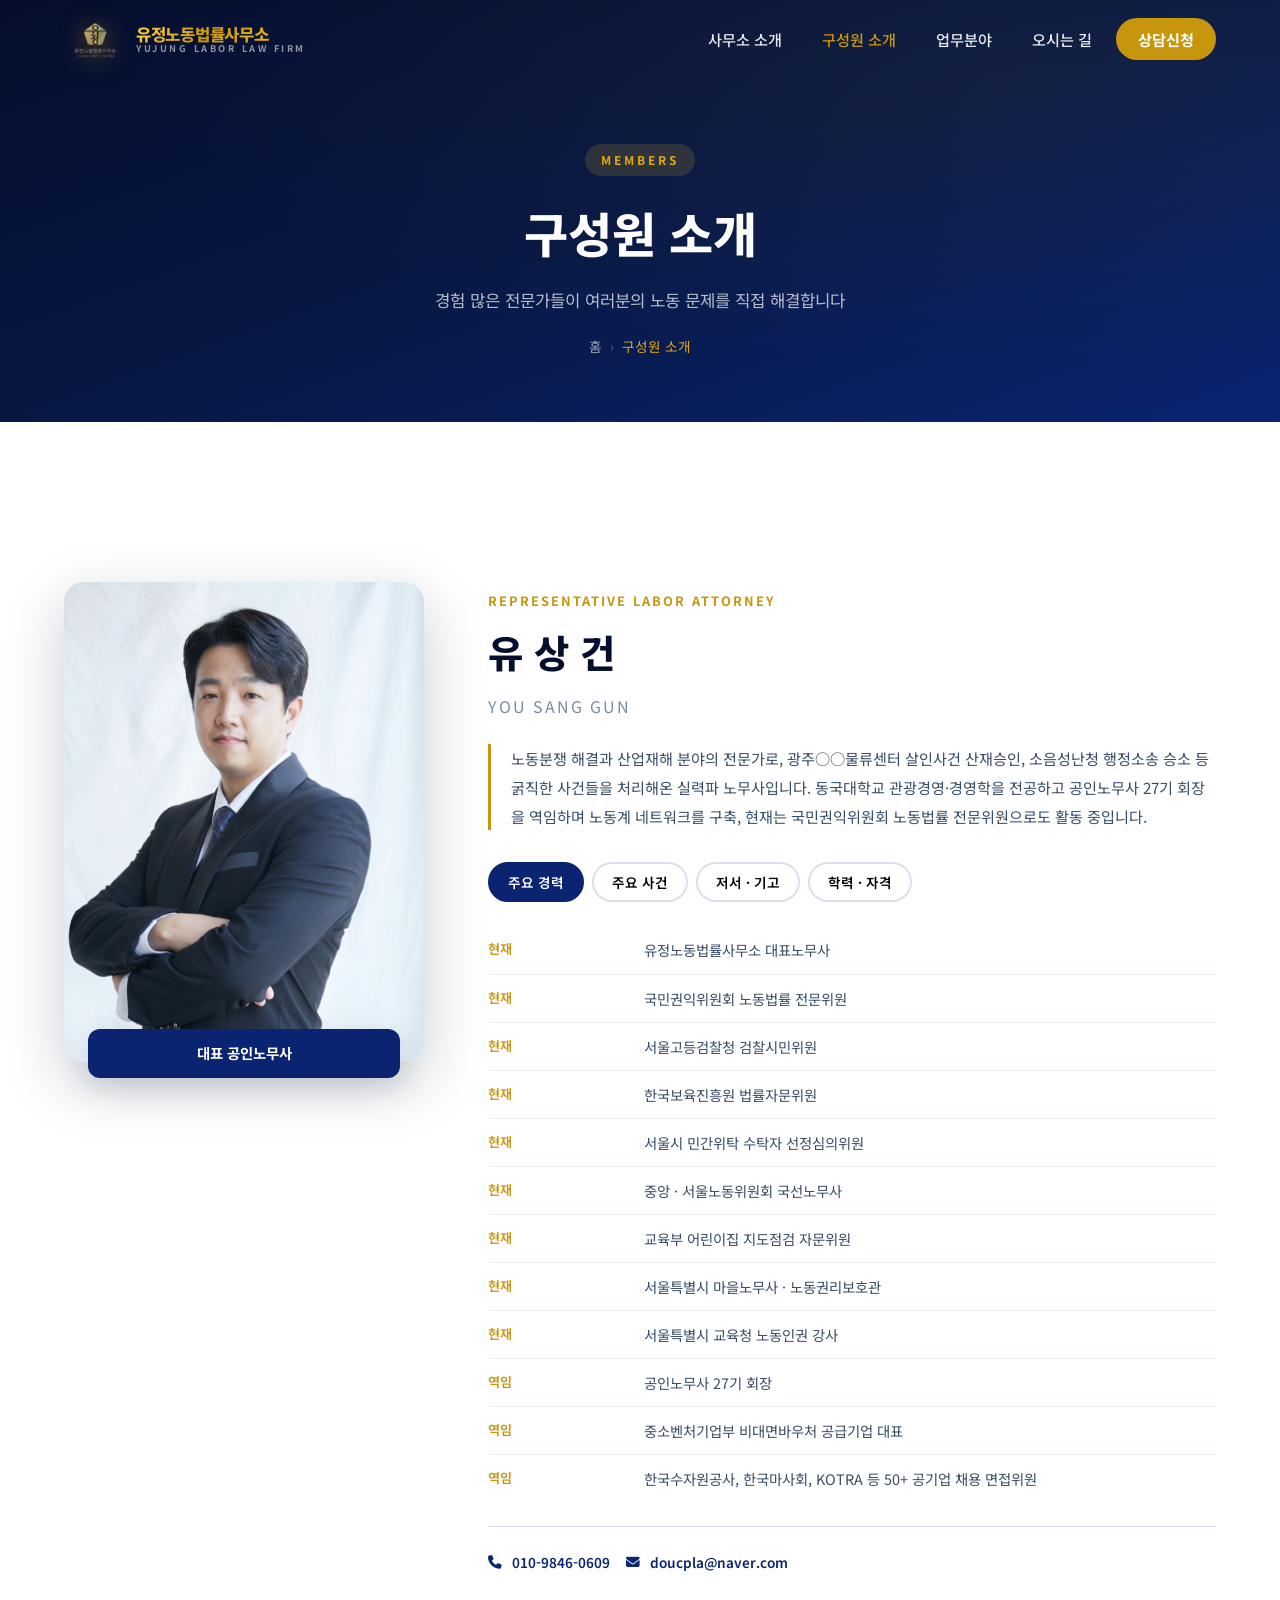
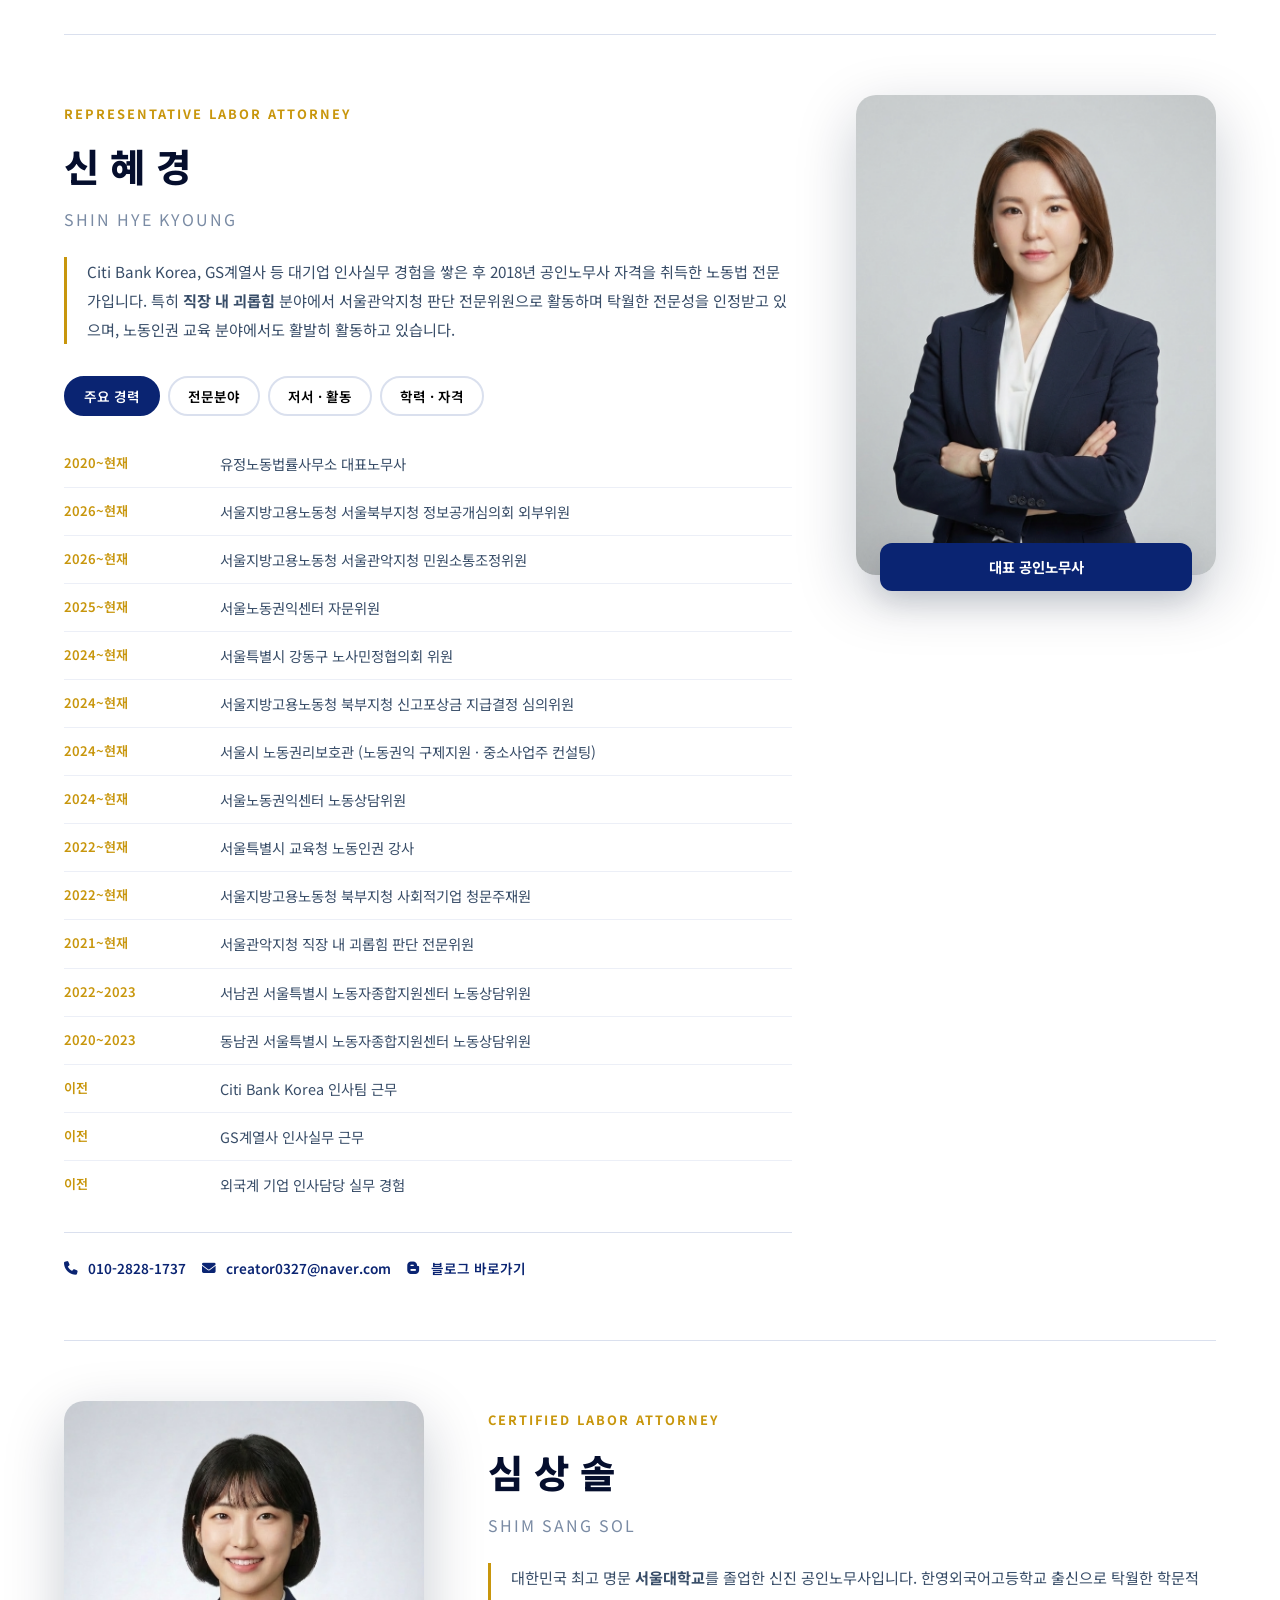
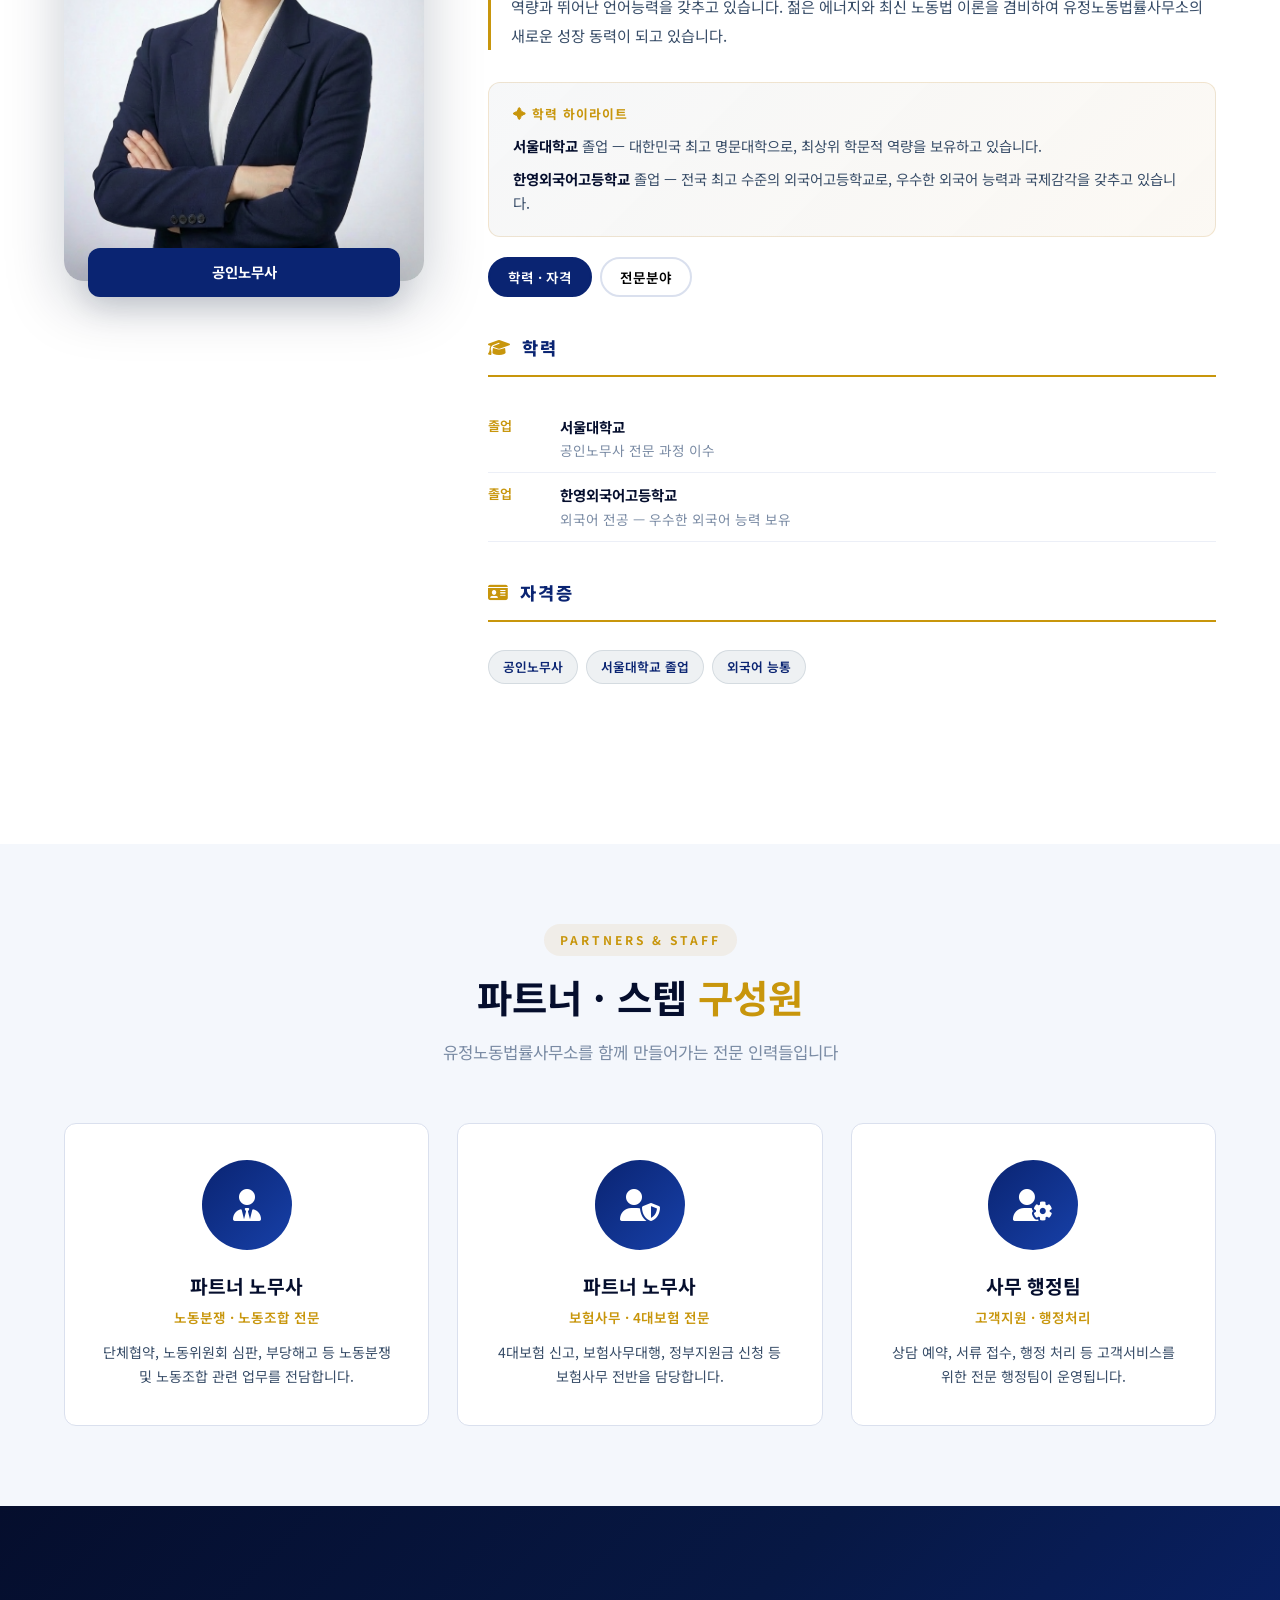
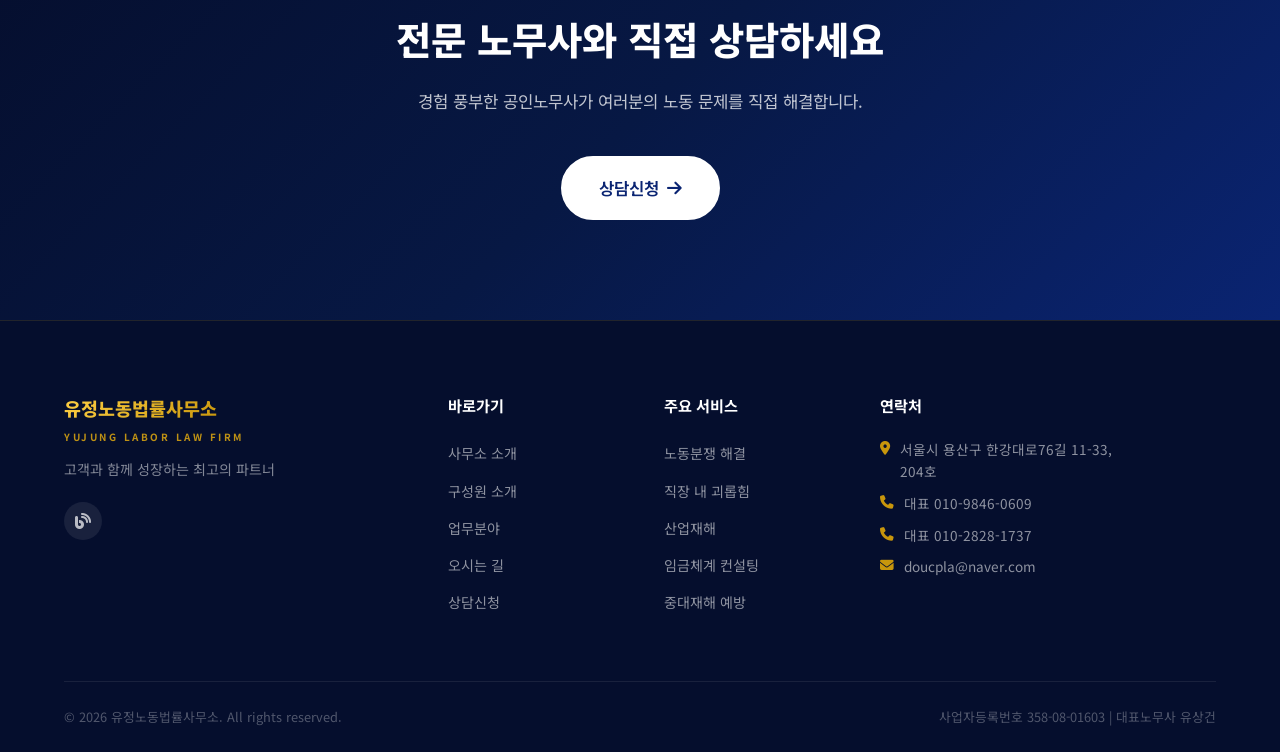
<file: members.html>
<!DOCTYPE html>
<html lang="ko">
<head>
    <meta charset="UTF-8">
    <meta name="viewport" content="width=device-width, initial-scale=1.0">
    <meta name="naver-site-verification" content="dcb75a116efa452d8e3e484ec9bee3fac7b5ec1a" />
    <title>구성원 소개 | 유정노동법률사무소</title>
    <meta name="description" content="유정노동법률사무소 공인노무사 소개. 유상건 대표노무사, 신혜경 노무사(직장내괴롭힘 전문위원), 심상솔 공인노무사. 20년 이상 인사노무 실무 경력.">
    <meta name="keywords" content="유상건 노무사, 신혜경 노무사, 심상솔 노무사, 공인노무사, 유정노동법률사무소 구성원, 직장내괴롭힘 전문위원, 노무사 소개">
    <meta name="author" content="유정노동법률사무소">
    <meta http-equiv="Cache-Control" content="no-cache, no-store, must-revalidate">
    <meta http-equiv="Pragma" content="no-cache">
    <meta http-equiv="Expires" content="0">
    <meta name="robots" content="index, follow">

    <!-- Open Graph -->
    <meta property="og:type" content="website">
    <meta property="og:site_name" content="유정노동법률사무소">
    <meta property="og:title" content="구성원 소개 | 유정노동법률사무소">
    <meta property="og:description" content="유상건·신혜경·심상솔 공인노무사. 20년 이상 현장 경력, 직장내괴롭힘 전문위원, 공기업 채용면접위원 등 검증된 전문가 팀.">
    <meta property="og:url" content="https://www.yujung-labor.com/members.html">
    <meta property="og:image" content="images/team-photo.jpg">
    <meta property="og:locale" content="ko_KR">

    <!-- 구조화 데이터 -->
    <script type="application/ld+json">
    {
      "@context": "https://schema.org",
      "@type": "ProfilePage",
      "name": "유정노동법률사무소 구성원 소개",
      "description": "유정노동법률사무소 소속 공인노무사 소개 페이지",
      "url": "https://www.yujung-labor.com/members.html",
      "mainEntity": [
        {
          "@type": "Person",
          "name": "유상건",
          "jobTitle": "대표 공인노무사",
          "worksFor": { "@type": "LegalService", "name": "유정노동법률사무소" }
        },
        {
          "@type": "Person",
          "name": "신혜경",
          "jobTitle": "공인노무사, 직장내괴롭힘 전문위원",
          "worksFor": { "@type": "LegalService", "name": "유정노동법률사무소" }
        },
        {
          "@type": "Person",
          "name": "심상솔",
          "jobTitle": "공인노무사",
          "worksFor": { "@type": "LegalService", "name": "유정노동법률사무소" }
        }
      ]
    }
    </script>

    <link rel="stylesheet" href="css/style.css">
    <link rel="stylesheet" href="css/pages.css">
    <link rel="preconnect" href="https://fonts.googleapis.com">
    <link href="https://fonts.googleapis.com/css2?family=Noto+Sans+KR:wght@300;400;500;600;700;900&display=swap" rel="stylesheet">
    <link rel="stylesheet" href="https://cdn.jsdelivr.net/npm/@fortawesome/fontawesome-free@6.4.0/css/all.min.css">
    <style>
        /* 구성원 페이지 전용 추가 스타일 */
        .member-section-title {
            font-size: 1.1rem; font-weight: 800; letter-spacing: 2px;
            color: var(--primary); text-transform: uppercase;
            padding: 12px 0; border-bottom: 2px solid var(--accent);
            margin-bottom: 28px; display: flex; align-items: center; gap: 10px;
        }
        .member-section-title i { color: var(--accent); }

        .book-list { display: flex; flex-direction: column; gap: 8px; }
        .book-item { display: flex; align-items: flex-start; gap: 10px; font-size: 0.88rem; color: var(--gray-700); padding: 8px 0; border-bottom: 1px solid var(--gray-100); }
        .book-item:last-child { border-bottom: none; }
        .book-item i { color: var(--accent); margin-top: 2px; flex-shrink: 0; }

        .spec-tags { display: flex; flex-wrap: wrap; gap: 8px; margin-top: 8px; }
        .spec-tag { padding: 5px 14px; background: rgba(26,58,92,0.07); color: var(--primary); border-radius: 50px; font-size: 0.8rem; font-weight: 600; border: 1px solid rgba(26,58,92,0.12); }

        .education-item { display: flex; gap: 12px; padding: 10px 0; border-bottom: 1px solid var(--gray-100); font-size: 0.9rem; }
        .education-item:last-child { border-bottom: none; }
        .edu-school { font-weight: 700; color: var(--primary-dark); }
        .edu-major { color: var(--gray-500); font-size: 0.85rem; }
        .edu-year { min-width: 60px; color: var(--accent); font-weight: 600; font-size: 0.82rem; }
        .edu-badge { display: inline-block; background: linear-gradient(135deg, #8B0000, #c0392b); color: white; font-size: 0.7rem; font-weight: 700; padding: 2px 8px; border-radius: 4px; margin-left: 8px; }

        .award-list { display: flex; flex-direction: column; gap: 8px; }
        .award-item { display: flex; align-items: center; gap: 10px; font-size: 0.88rem; color: var(--gray-700); padding: 8px 0; border-bottom: 1px solid var(--gray-100); }
        .award-item:last-child { border-bottom: none; }
        .award-item i { color: var(--accent); }

        .member-contact-bar {
            display: flex; gap: 16px; flex-wrap: wrap;
            margin-top: 24px; padding-top: 24px;
            border-top: 1px solid var(--gray-200);
        }
        .contact-item { display: flex; align-items: center; gap: 8px; font-size: 0.85rem; color: var(--gray-700); }
        .contact-item i { color: var(--primary); width: 16px; }
        .contact-item a { color: var(--primary); font-weight: 600; }
        .contact-item a:hover { color: var(--accent); }

        .shinee-highlight {
            background: linear-gradient(135deg, rgba(26,58,92,0.04), rgba(200,147,58,0.06));
            border: 1px solid rgba(200,147,58,0.2);
            border-radius: var(--radius); padding: 20px 24px; margin-bottom: 20px;
        }
        .shinee-highlight .sh-title { font-size: 0.8rem; font-weight: 700; color: var(--accent); letter-spacing: 1px; margin-bottom: 10px; }
        .shinee-highlight p { font-size: 0.9rem; color: var(--gray-700); line-height: 1.7; }
        .shinee-highlight strong { color: var(--primary-dark); }
    </style>
</head>
<body>
    <!-- 네비게이션 -->
    <nav class="navbar scrolled" id="navbar">
        <div class="nav-container">
            <a href="index.html" class="nav-logo">
                <img src="images/logo.png" alt="유정노동법률사무소 로고" class="nav-logo-emblem">
                <div class="nav-logo-text">
                    <span class="logo-kr">유정노동법률사무소</span>
                    <span class="logo-en-full">YUJUNG LABOR LAW FIRM</span>
                </div>
            </a>
            <ul class="nav-menu" id="navMenu">
                <li><a href="about.html" class="nav-link">사무소 소개</a></li>
                <li><a href="members.html" class="nav-link">구성원 소개</a></li>
                <li><a href="services.html" class="nav-link">업무분야</a></li>
                <li><a href="location.html" class="nav-link">오시는 길</a></li>
                <li><a href="consult.html" class="nav-link nav-cta">상담신청</a></li>
            </ul>
            <button class="hamburger" id="hamburger" aria-label="메뉴"><span></span><span></span><span></span></button>
        </div>
    </nav>

    <!-- 페이지 히어로 -->
    <div class="page-hero">
        <div class="container">
            <div class="page-hero-tag">MEMBERS</div>
            <h1 class="page-hero-title">구성원 소개</h1>
            <p class="page-hero-sub">경험 많은 전문가들이 여러분의 노동 문제를 직접 해결합니다</p>
            <nav class="breadcrumb">
                <a href="index.html">홈</a>
                <span class="separator">›</span>
                <span class="current">구성원 소개</span>
            </nav>
        </div>
    </div>

    <!-- 구성원 메인 섹션 -->
    <section class="members-section">
        <div class="container">

            <!-- ===== 유상건 대표노무사 ===== -->
            <div class="member-profile" id="yoo">
                <div class="member-photo-wrap">
                    <img src="images/member-yoo.jpg" alt="유상건 대표노무사" class="member-photo">
                    <div class="member-badge">대표 공인노무사</div>
                </div>
                <div class="member-info">
                    <div class="member-role">REPRESENTATIVE LABOR ATTORNEY</div>
                    <h2 class="member-name">유 상 건</h2>
                    <p class="member-name-en">YOU SANG GUN</p>
                    <p class="member-intro">
                        노동분쟁 해결과 산업재해 분야의 전문가로, 광주○○물류센터 살인사건 산재승인,
                        소음성난청 행정소송 승소 등 굵직한 사건들을 처리해온 실력파 노무사입니다.
                        동국대학교 관광경영·경영학을 전공하고 공인노무사 27기 회장을 역임하며
                        노동계 네트워크를 구축, 현재는 국민권익위원회 노동법률 전문위원으로도 활동 중입니다.
                    </p>

                    <div class="member-detail-tabs">
                        <button class="tab-btn active" data-tab="yoo-career">주요 경력</button>
                        <button class="tab-btn" data-tab="yoo-cases">주요 사건</button>
                        <button class="tab-btn" data-tab="yoo-books">저서 · 기고</button>
                        <button class="tab-btn" data-tab="yoo-edu">학력 · 자격</button>
                    </div>

                    <!-- 주요 경력 -->
                    <div class="member-tab-content active" id="yoo-career">
                        <div class="career-list">
                            <div class="career-item"><span class="career-period">현재</span><span class="career-desc">유정노동법률사무소 대표노무사</span></div>
                            <div class="career-item"><span class="career-period">현재</span><span class="career-desc">국민권익위원회 노동법률 전문위원</span></div>
                            <div class="career-item"><span class="career-period">현재</span><span class="career-desc">서울고등검찰청 검찰시민위원</span></div>
                            <div class="career-item"><span class="career-period">현재</span><span class="career-desc">한국보육진흥원 법률자문위원</span></div>
                            <div class="career-item"><span class="career-period">현재</span><span class="career-desc">서울시 민간위탁 수탁자 선정심의위원</span></div>
                            <div class="career-item"><span class="career-period">현재</span><span class="career-desc">중앙 · 서울노동위원회 국선노무사</span></div>
                            <div class="career-item"><span class="career-period">현재</span><span class="career-desc">교육부 어린이집 지도점검 자문위원</span></div>
                            <div class="career-item"><span class="career-period">현재</span><span class="career-desc">서울특별시 마을노무사 · 노동권리보호관</span></div>
                            <div class="career-item"><span class="career-period">현재</span><span class="career-desc">서울특별시 교육청 노동인권 강사</span></div>
                            <div class="career-item"><span class="career-period">역임</span><span class="career-desc">공인노무사 27기 회장</span></div>
                            <div class="career-item"><span class="career-period">역임</span><span class="career-desc">중소벤처기업부 비대면바우처 공급기업 대표</span></div>
                            <div class="career-item"><span class="career-period">역임</span><span class="career-desc">한국수자원공사, 한국마사회, KOTRA 등 50+ 공기업 채용 면접위원</span></div>
                        </div>
                    </div>

                    <!-- 주요 사건 -->
                    <div class="member-tab-content" id="yoo-cases">
                        <div class="member-section-title"><i class="fas fa-gavel"></i> 완료 주요 사건</div>
                        <div class="career-list">
                            <div class="career-item"><span class="career-period" style="color:#27ae60">승인</span><span class="career-desc">광주○○물류센터 살인사건 산재승인</span></div>
                            <div class="career-item"><span class="career-period" style="color:#27ae60">승소</span><span class="career-desc">소음성난청 업무관련성 행정소송 승소</span></div>
                            <div class="career-item"><span class="career-period" style="color:#27ae60">승인</span><span class="career-desc">○○라이더 패혈증 사망 산재승인</span></div>
                            <div class="career-item"><span class="career-period" style="color:#27ae60">승인</span><span class="career-desc">퇴근 후 심근경색 사망 산재승인</span></div>
                            <div class="career-item"><span class="career-period" style="color:#27ae60">취소</span><span class="career-desc">○○제철 회전근개 재심사 불승인 취소</span></div>
                            <div class="career-item"><span class="career-period" style="color:#27ae60">승인</span><span class="career-desc">벌목업 과실치사사건 산재승인</span></div>
                            <div class="career-item"><span class="career-period" style="color:#27ae60">취소</span><span class="career-desc">용접공 추간판탈출 재심사 불승인 취소</span></div>
                            <div class="career-item"><span class="career-period" style="color:#27ae60">합의</span><span class="career-desc">○○ 필리핀 해외주재원 쇼크사 합의</span></div>
                        </div>
                        <div class="member-section-title" style="margin-top:24px;"><i class="fas fa-spinner"></i> 진행 중 사건</div>
                        <div class="career-list">
                            <div class="career-item"><span class="career-period" style="color:var(--accent)">진행중</span><span class="career-desc">한국○○○○공사 자살사건 산재처리</span></div>
                            <div class="career-item"><span class="career-period" style="color:var(--accent)">진행중</span><span class="career-desc">○○제련소 간암 업무상 질병</span></div>
                            <div class="career-item"><span class="career-period" style="color:var(--accent)">진행중</span><span class="career-desc">철도공무원 소음성 난청</span></div>
                            <div class="career-item"><span class="career-period" style="color:var(--accent)">진행중</span><span class="career-desc">○○○○○○ 출퇴근 재해사망</span></div>
                        </div>
                    </div>

                    <!-- 저서 기고 -->
                    <div class="member-tab-content" id="yoo-books">
                        <div class="book-list">
                            <div class="book-item"><i class="fas fa-book"></i><span>우리동네 노동상담 (2020) — 서울시 발간</span></div>
                            <div class="book-item"><i class="fas fa-book"></i><span>우리동네 노동사례집 (2021) — 서울시 발간</span></div>
                            <div class="book-item"><i class="fas fa-book"></i><span>근로복지공단 직장어린이집 중대재해처벌법 대응매뉴얼 (2022)</span></div>
                            <div class="book-item"><i class="fas fa-book"></i><span>서울시여성가족재단 어린이집 중대재해 예방 및 대응 (2023)</span></div>
                            <div class="book-item"><i class="fas fa-book"></i><span>서남권 서울특별시 노동자종합지원센터 상담사례집 (2023)</span></div>
                            <div class="book-item"><i class="fas fa-book"></i><span>서울특별시 경비노동자 노동권익보호안내서 (2024)</span></div>
                            <div class="book-item"><i class="fas fa-book"></i><span>교육부 어린이집 지도점검 담당공무원 교육자료 (2025)</span></div>
                            <div class="book-item"><i class="fas fa-pen"></i><span>내일신문 [일터이야기] 칼럼 기고 · 경향신문 · 중앙일보 노동기사 검수</span></div>
                        </div>
                    </div>

                    <!-- 학력 자격 -->
                    <div class="member-tab-content" id="yoo-edu">
                        <div class="member-section-title"><i class="fas fa-graduation-cap"></i> 학력</div>
                        <div class="education-item">
                            <span class="edu-year">2013</span>
                            <div>
                                <div class="edu-school">동국대학교 <span class="edu-badge">졸업</span></div>
                                <div class="edu-major">관광경영학과 · 경영학과</div>
                            </div>
                        </div>
                        <div class="member-section-title" style="margin-top:24px;"><i class="fas fa-id-card"></i> 자격증</div>
                        <div class="spec-tags">
                            <span class="spec-tag">공인노무사 (제27기)</span>
                            <span class="spec-tag">전문가</span>
                            <span class="spec-tag">중대재해 예방 전문가</span>
                        </div>
                    </div>

                    <div class="member-contact-bar">
                        <div class="contact-item"><i class="fas fa-phone"></i><a href="tel:010-9846-0609">010-9846-0609</a></div>
                        <div class="contact-item"><i class="fas fa-envelope"></i><a href="mailto:doucpla@naver.com">doucpla@naver.com</a></div>
                    </div>
                </div>
            </div>

            <!-- ===== 신혜경 대표노무사 ===== -->
            <div class="member-profile reverse" id="shin">
                <div class="member-photo-wrap">
                    <img src="images/member-shin.jpg" alt="신혜경 대표노무사" class="member-photo">
                    <div class="member-badge">대표 공인노무사</div>
                </div>
                <div class="member-info">
                    <div class="member-role">REPRESENTATIVE LABOR ATTORNEY</div>
                    <h2 class="member-name">신 혜 경</h2>
                    <p class="member-name-en">SHIN HYE KYOUNG</p>
                    <p class="member-intro">
                        Citi Bank Korea, GS계열사 등 대기업 인사실무 경험을 쌓은 후 2018년 공인노무사 자격을 취득한
                        노동법 전문가입니다. 특히 <strong>직장 내 괴롭힘</strong> 분야에서 서울관악지청 판단 전문위원으로 활동하며
                        탁월한 전문성을 인정받고 있으며, 노동인권 교육 분야에서도 활발히 활동하고 있습니다.
                    </p>

                    <div class="member-detail-tabs">
                        <button class="tab-btn active" data-tab="shin-career">주요 경력</button>
                        <button class="tab-btn" data-tab="shin-spec">전문분야</button>
                        <button class="tab-btn" data-tab="shin-books">저서 · 활동</button>
                        <button class="tab-btn" data-tab="shin-edu">학력 · 자격</button>
                    </div>

                    <!-- 주요 경력 -->
                    <div class="member-tab-content active" id="shin-career">
                        <div class="career-list">
                            <div class="career-item"><span class="career-period">2020~현재</span><span class="career-desc">유정노동법률사무소 대표노무사</span></div>
                            <div class="career-item"><span class="career-period">2026~현재</span><span class="career-desc">서울지방고용노동청 서울북부지청 정보공개심의회 외부위원</span></div>
                            <div class="career-item"><span class="career-period">2026~현재</span><span class="career-desc">서울지방고용노동청 서울관악지청 민원소통조정위원</span></div>
                            <div class="career-item"><span class="career-period">2025~현재</span><span class="career-desc">서울노동권익센터 자문위원</span></div>
                            <div class="career-item"><span class="career-period">2024~현재</span><span class="career-desc">서울특별시 강동구 노사민정협의회 위원</span></div>
                            <div class="career-item"><span class="career-period">2024~현재</span><span class="career-desc">서울지방고용노동청 북부지청 신고포상금 지급결정 심의위원</span></div>
                            <div class="career-item"><span class="career-period">2024~현재</span><span class="career-desc">서울시 노동권리보호관 (노동권익 구제지원 · 중소사업주 컨설팅)</span></div>
                            <div class="career-item"><span class="career-period">2024~현재</span><span class="career-desc">서울노동권익센터 노동상담위원</span></div>
                            <div class="career-item"><span class="career-period">2022~현재</span><span class="career-desc">서울특별시 교육청 노동인권 강사</span></div>
                            <div class="career-item"><span class="career-period">2022~현재</span><span class="career-desc">서울지방고용노동청 북부지청 사회적기업 청문주재원</span></div>
                            <div class="career-item"><span class="career-period">2021~현재</span><span class="career-desc">서울관악지청 직장 내 괴롭힘 판단 전문위원</span></div>
                            <div class="career-item"><span class="career-period">2022~2023</span><span class="career-desc">서남권 서울특별시 노동자종합지원센터 노동상담위원</span></div>
                            <div class="career-item"><span class="career-period">2020~2023</span><span class="career-desc">동남권 서울특별시 노동자종합지원센터 노동상담위원</span></div>
                            <div class="career-item"><span class="career-period">이전</span><span class="career-desc">Citi Bank Korea 인사팀 근무</span></div>
                            <div class="career-item"><span class="career-period">이전</span><span class="career-desc">GS계열사 인사실무 근무</span></div>
                            <div class="career-item"><span class="career-period">이전</span><span class="career-desc">외국계 기업 인사담당 실무 경험</span></div>
                        </div>
                    </div>

                    <!-- 전문 분야 -->
                    <div class="member-tab-content" id="shin-spec">
                        <div class="shinee-highlight">
                            <div class="sh-title">✦ 직장 내 괴롭힘 전문위원</div>
                            <p>서울관악지청 직장 내 괴롭힘 <strong>판단 전문위원</strong>으로 실제 사건을 조사·판단하는 경험을 갖추고 있어, 기업의 예방체계 구축부터 사건 처리까지 현장 경험 기반의 전문 서비스를 제공합니다.</p>
                        </div>
                        <div class="shinee-highlight">
                            <div class="sh-title">✦ 노동인권 교육 전문가</div>
                            <p>서울시 교육청 공식 <strong>노동인권 강사</strong>로서 중고등학교 학생, 기업 임직원, 공공기관 종사자 등을 대상으로 노동법률 교육을 진행합니다.</p>
                        </div>
                        <div class="spec-tags">
                            <span class="spec-tag">직장 내 괴롭힘</span>
                            <span class="spec-tag">노동인권 교육</span>
                            <span class="spec-tag">노동상담</span>
                            <span class="spec-tag">인사노무 컨설팅</span>
                            <span class="spec-tag">임금·근로조건</span>
                            <span class="spec-tag">사회적기업 지원</span>
                            <span class="spec-tag">노동권리보호</span>
                        </div>
                    </div>

                    <!-- 저서 활동 -->
                    <div class="member-tab-content" id="shin-books">
                        <div class="book-list">
                            <div class="book-item"><i class="fas fa-book"></i><span>서울시 아파트 경비노동자 권리보호를 위한 안내서 · 가이드북 (2024) — 서남권 서울특별시 노동자종합지원센터</span></div>
                            <div class="book-item"><i class="fas fa-book"></i><span>서울특별시 노동자종합지원센터 상담사례집 (2023)</span></div>
                            <div class="book-item"><i class="fas fa-book"></i><span>서울시 우리동네 노동사례집 (2021, 2022)</span></div>
                            <div class="book-item"><i class="fas fa-pen"></i><span>노무사 수임료 아끼는 진정서 작성방법 (전자책, 2020)</span></div>
                        </div>
                        <div class="member-section-title" style="margin-top:24px;"><i class="fas fa-chalkboard-teacher"></i> 주요 강의 활동</div>
                        <div class="career-list">
                            <div class="career-item"><span class="career-period">계속</span><span class="career-desc">서울특별시 교육청 노동인권 강사 (중고등학교)</span></div>
                            <div class="career-item"><span class="career-period">계속</span><span class="career-desc">50개 이상 공기업 채용 면접관 · 평가위원<span class="career-tag">한국수자원공사 · 한국장애인고용공단 · 강원랜드 · 한국공항공사 등</span></span></div>
                        </div>
                    </div>

                    <!-- 학력 자격 -->
                    <div class="member-tab-content" id="shin-edu">
                        <div class="member-section-title"><i class="fas fa-graduation-cap"></i> 학력</div>
                        <div class="career-list">
                            <div class="career-item"><span class="career-period">대학교</span><span class="career-desc edu-school">학사 졸업</span></div>
                        </div>
                        <div class="member-section-title" style="margin-top:24px;"><i class="fas fa-id-card"></i> 자격증</div>
                        <div class="spec-tags">
                            <span class="spec-tag">공인노무사 (2018년 취득)</span>
                            <span class="spec-tag">직장 내 괴롭힘 전문위원</span>
                            <span class="spec-tag">노동인권 교육 강사</span>
                        </div>
                        <div class="member-section-title" style="margin-top:24px;"><i class="fas fa-trophy"></i> 수상</div>
                        <div class="award-list">
                            <div class="award-item"><i class="fas fa-award"></i><span>서울특별시의회 의장 표창장</span></div>
                        </div>
                    </div>

                    <div class="member-contact-bar">
                        <div class="contact-item"><i class="fas fa-phone"></i><a href="tel:010-2828-1737">010-2828-1737</a></div>
                        <div class="contact-item"><i class="fas fa-envelope"></i><a href="mailto:creator0327@naver.com">creator0327@naver.com</a></div>
                        <div class="contact-item"><i class="fab fa-blogger-b"></i><a href="https://blog.naver.com/creator0327" target="_blank">블로그 바로가기</a></div>
                    </div>
                </div>
            </div>

            <!-- ===== 심상솔 공인노무사 ===== -->
            <div class="member-profile" id="sim">
                <div class="member-photo-wrap">
                    <img src="images/member-shim.jpg" alt="심상솔 공인노무사" class="member-photo">
                    <div class="member-badge">공인노무사</div>
                </div>
                <div class="member-info">
                    <div class="member-role">CERTIFIED LABOR ATTORNEY</div>
                    <h2 class="member-name">심 상 솔</h2>
                    <p class="member-name-en">SHIM SANG SOL</p>
                    <p class="member-intro">
                        대한민국 최고 명문 <strong>서울대학교</strong>를 졸업한 신진 공인노무사입니다.
                        한영외국어고등학교 출신으로 탁월한 학문적 역량과 뛰어난 언어능력을 갖추고 있습니다.
                        젊은 에너지와 최신 노동법 이론을 겸비하여 유정노동법률사무소의 새로운 성장 동력이 되고 있습니다.
                    </p>

                    <div class="shinee-highlight">
                        <div class="sh-title">✦ 학력 하이라이트</div>
                        <p><strong>서울대학교</strong> 졸업 — 대한민국 최고 명문대학으로, 최상위 학문적 역량을 보유하고 있습니다.</p>
                        <p style="margin-top:8px;"><strong>한영외국어고등학교</strong> 졸업 — 전국 최고 수준의 외국어고등학교로, 우수한 외국어 능력과 국제감각을 갖추고 있습니다.</p>
                    </div>

                    <div class="member-detail-tabs">
                        <button class="tab-btn active" data-tab="sim-edu">학력 · 자격</button>
                        <button class="tab-btn" data-tab="sim-spec">전문분야</button>
                    </div>

                    <!-- 학력 자격 -->
                    <div class="member-tab-content active" id="sim-edu">
                        <div class="member-section-title"><i class="fas fa-graduation-cap"></i> 학력</div>
                        <div class="education-item">
                            <span class="edu-year">졸업</span>
                            <div>
                                <div class="edu-school">서울대학교</div>
                                <div class="edu-major">공인노무사 전문 과정 이수</div>
                            </div>
                        </div>
                        <div class="education-item">
                            <span class="edu-year">졸업</span>
                            <div>
                                <div class="edu-school">한영외국어고등학교</div>
                                <div class="edu-major">외국어 전공 — 우수한 외국어 능력 보유</div>
                            </div>
                        </div>
                        <div class="member-section-title" style="margin-top:24px;"><i class="fas fa-id-card"></i> 자격증</div>
                        <div class="spec-tags">
                            <span class="spec-tag">공인노무사</span>
                            <span class="spec-tag">서울대학교 졸업</span>
                            <span class="spec-tag">외국어 능통</span>
                        </div>
                    </div>

                    <!-- 전문 분야 -->
                    <div class="member-tab-content" id="sim-spec">
                        <div class="spec-tags" style="margin-bottom:16px;">
                            <span class="spec-tag">노동관계법 해석</span>
                            <span class="spec-tag">취업규칙 작성</span>
                            <span class="spec-tag">임금체계 분석</span>
                            <span class="spec-tag">노동상담</span>
                            <span class="spec-tag">외국어 자문</span>
                        </div>
                        <p style="font-size:0.9rem; color:var(--gray-700); line-height:1.8;">
                            서울대학교에서 쌓은 탄탄한 이론적 기반과 한영외고에서 습득한 언어 능력을 바탕으로,
                            외국계 기업 및 글로벌 노무 이슈에 대한 자문도 가능합니다.
                            유정노동법률사무소의 미래를 이끌어갈 신진 전문가입니다.
                        </p>
                    </div>
                </div>
            </div>

        </div>
    </section>

    <!-- 파트너 구성원 -->
    <section class="partners-section">
        <div class="container">
            <div class="section-header">
                <div class="section-tag">PARTNERS & STAFF</div>
                <h2 class="section-title">파트너 · 스텝 <span class="text-accent">구성원</span></h2>
                <p class="section-subtitle">유정노동법률사무소를 함께 만들어가는 전문 인력들입니다</p>
            </div>
            <div class="partners-grid">
                <div class="partner-card">
                    <div class="partner-avatar"><i class="fas fa-user-tie"></i></div>
                    <div class="partner-name">파트너 노무사</div>
                    <div class="partner-title">노동분쟁 · 노동조합 전문</div>
                    <p class="partner-spec">단체협약, 노동위원회 심판, 부당해고 등 노동분쟁 및 노동조합 관련 업무를 전담합니다.</p>
                </div>
                <div class="partner-card">
                    <div class="partner-avatar"><i class="fas fa-user-shield"></i></div>
                    <div class="partner-name">파트너 노무사</div>
                    <div class="partner-title">보험사무 · 4대보험 전문</div>
                    <p class="partner-spec">4대보험 신고, 보험사무대행, 정부지원금 신청 등 보험사무 전반을 담당합니다.</p>
                </div>
                <div class="partner-card">
                    <div class="partner-avatar"><i class="fas fa-user-cog"></i></div>
                    <div class="partner-name">사무 행정팀</div>
                    <div class="partner-title">고객지원 · 행정처리</div>
                    <p class="partner-spec">상담 예약, 서류 접수, 행정 처리 등 고객서비스를 위한 전문 행정팀이 운영됩니다.</p>
                </div>
            </div>
        </div>
    </section>

    <!-- CTA -->
    <section class="cta-section">
        <div class="container">
            <div class="cta-content">
                <h2 class="cta-title">전문 노무사와 직접 상담하세요</h2>
                <p class="cta-desc">경험 풍부한 공인노무사가 여러분의 노동 문제를 직접 해결합니다.</p>
                <a href="consult.html" class="btn btn-white btn-lg">상담신청 <i class="fas fa-arrow-right"></i></a>
            </div>
        </div>
    </section>

    <!-- 푸터 -->
    <footer class="footer">
        <div class="container">
            <div class="footer-grid">
                <div class="footer-brand">
                    <div class="footer-logo"><span class="footer-logo-kr">유정노동법률사무소</span><span class="footer-logo-en">YUJUNG LABOR LAW FIRM</span></div>
                    <p class="footer-slogan">고객과 함께 성장하는 최고의 파트너</p>
                    <div class="footer-social">
                        <a href="https://blog.naver.com/creator0327" target="_blank" aria-label="블로그"><i class="fas fa-blog"></i></a>
                    </div>
                </div>
                <div class="footer-nav">
                    <h4>바로가기</h4>
                    <ul>
                        <li><a href="about.html">사무소 소개</a></li>
                        <li><a href="members.html">구성원 소개</a></li>
                        <li><a href="services.html">업무분야</a></li>
                        <li><a href="location.html">오시는 길</a></li>
                        <li><a href="consult.html">상담신청</a></li>
                    </ul>
                </div>
                <div class="footer-services">
                    <h4>주요 서비스</h4>
                    <ul>
                        <li><a href="services.html#dispute">노동분쟁 해결</a></li>
                        <li><a href="services.html#harassment">직장 내 괴롭힘</a></li>
                        <li><a href="services.html#industrial">산업재해</a></li>
                        <li><a href="services.html#wage">임금체계 컨설팅</a></li>
                        <li><a href="services.html#safety">중대재해 예방</a></li>
                    </ul>
                </div>
                <div class="footer-contact">
                    <h4>연락처</h4>
                    <div class="footer-info">
                        <p><i class="fas fa-map-marker-alt"></i> 서울시 용산구 한강대로76길 11-33,<br>204호</p>
                        <p><i class="fas fa-phone"></i> 대표 010-9846-0609</p>
                        <p><i class="fas fa-phone"></i> 대표 010-2828-1737</p>
                        <p><i class="fas fa-envelope"></i> doucpla@naver.com</p>
                    </div>
                </div>
            </div>
            <div class="footer-bottom">
                <p>&copy; 2026 유정노동법률사무소. All rights reserved.</p>
                <p class="footer-reg">사업자등록번호 358-08-01603 | 대표노무사 유상건</p>
            </div>
        </div>
    </footer>
    <script src="js/main.js"></script>
</body>
</html>
</file>
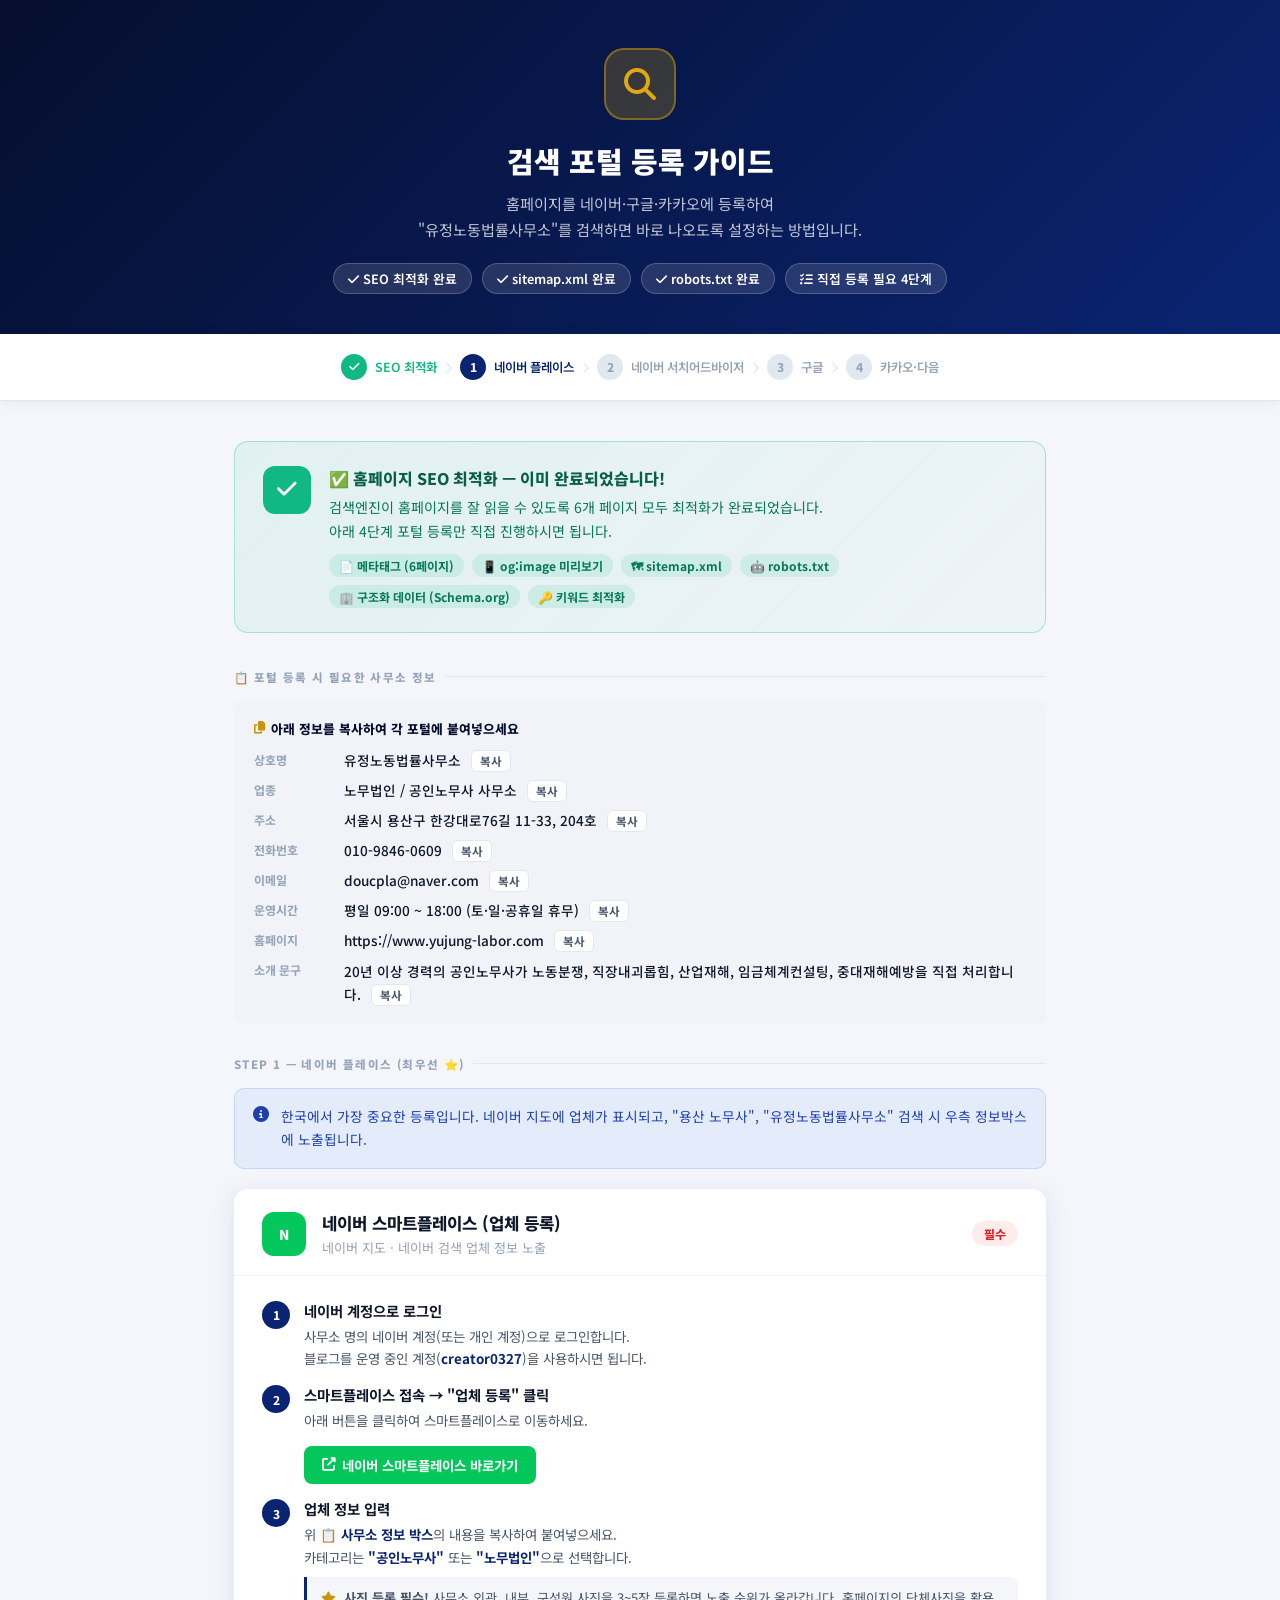
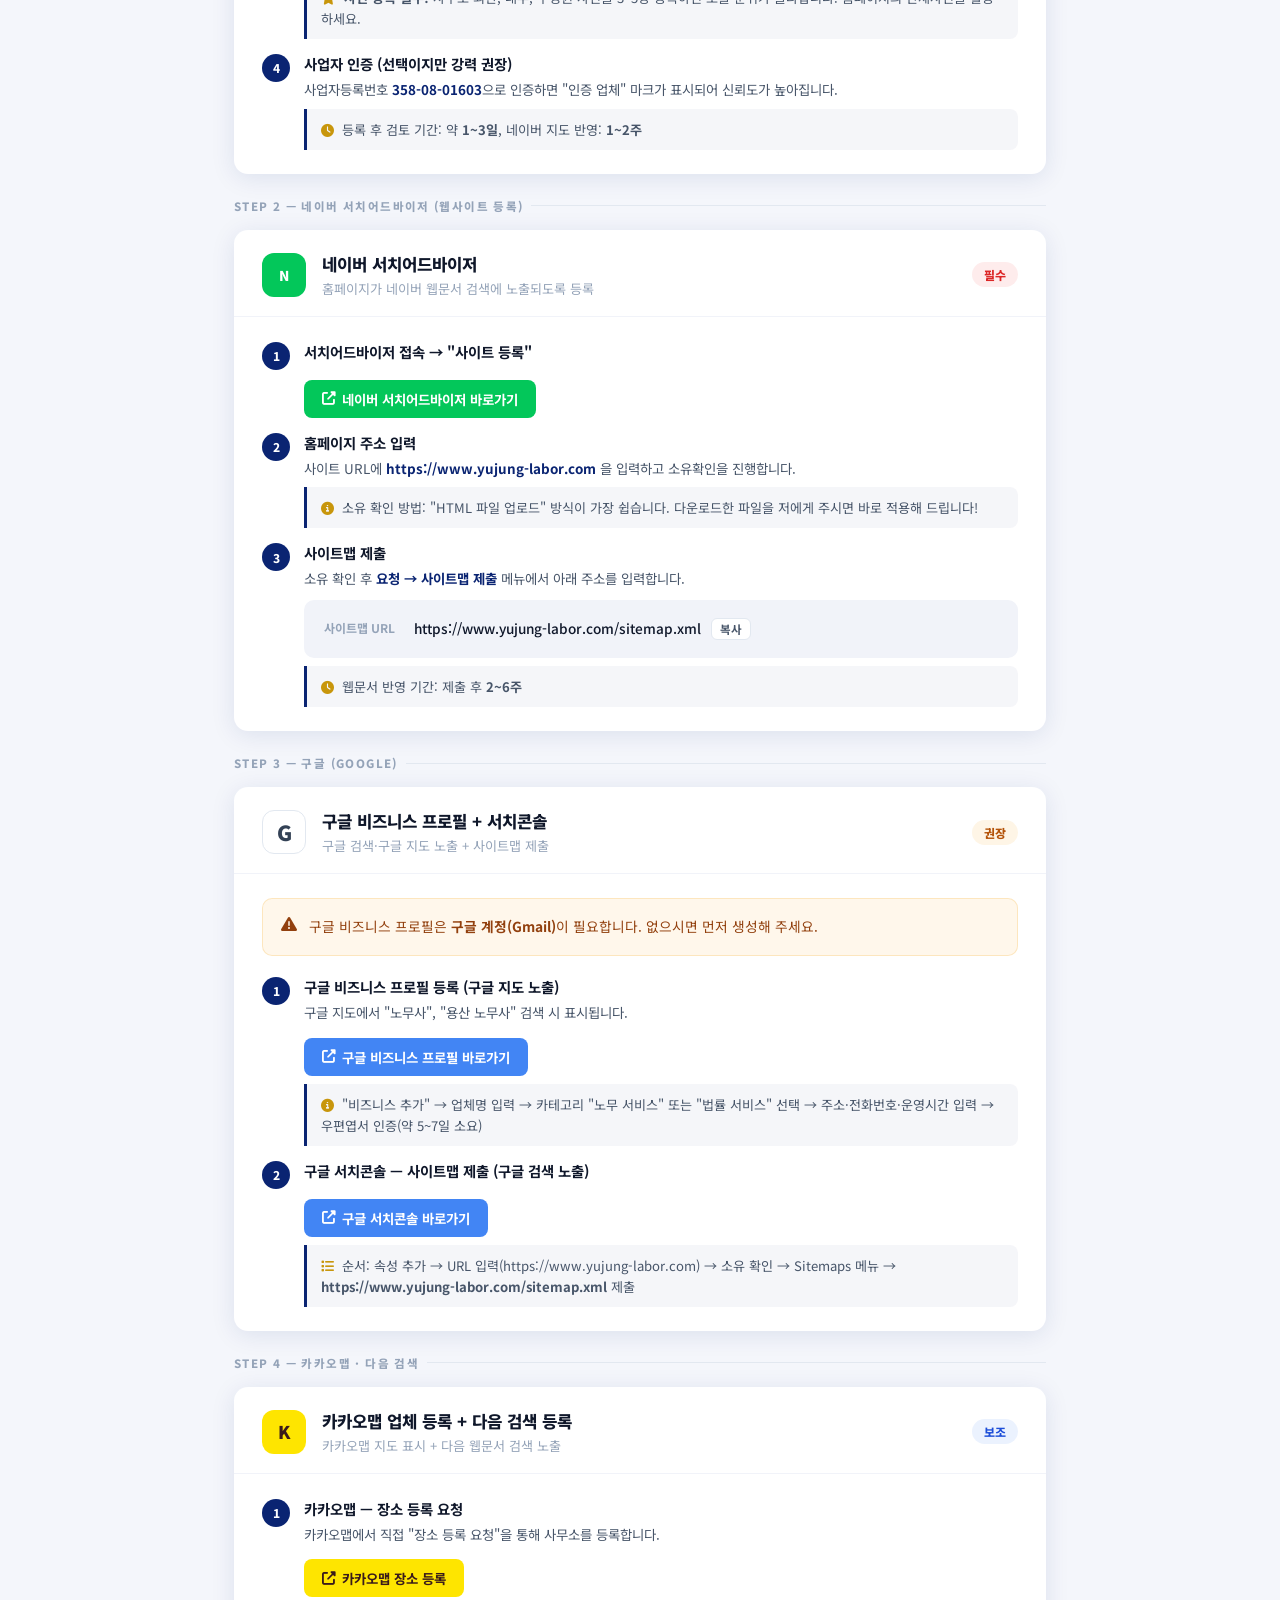
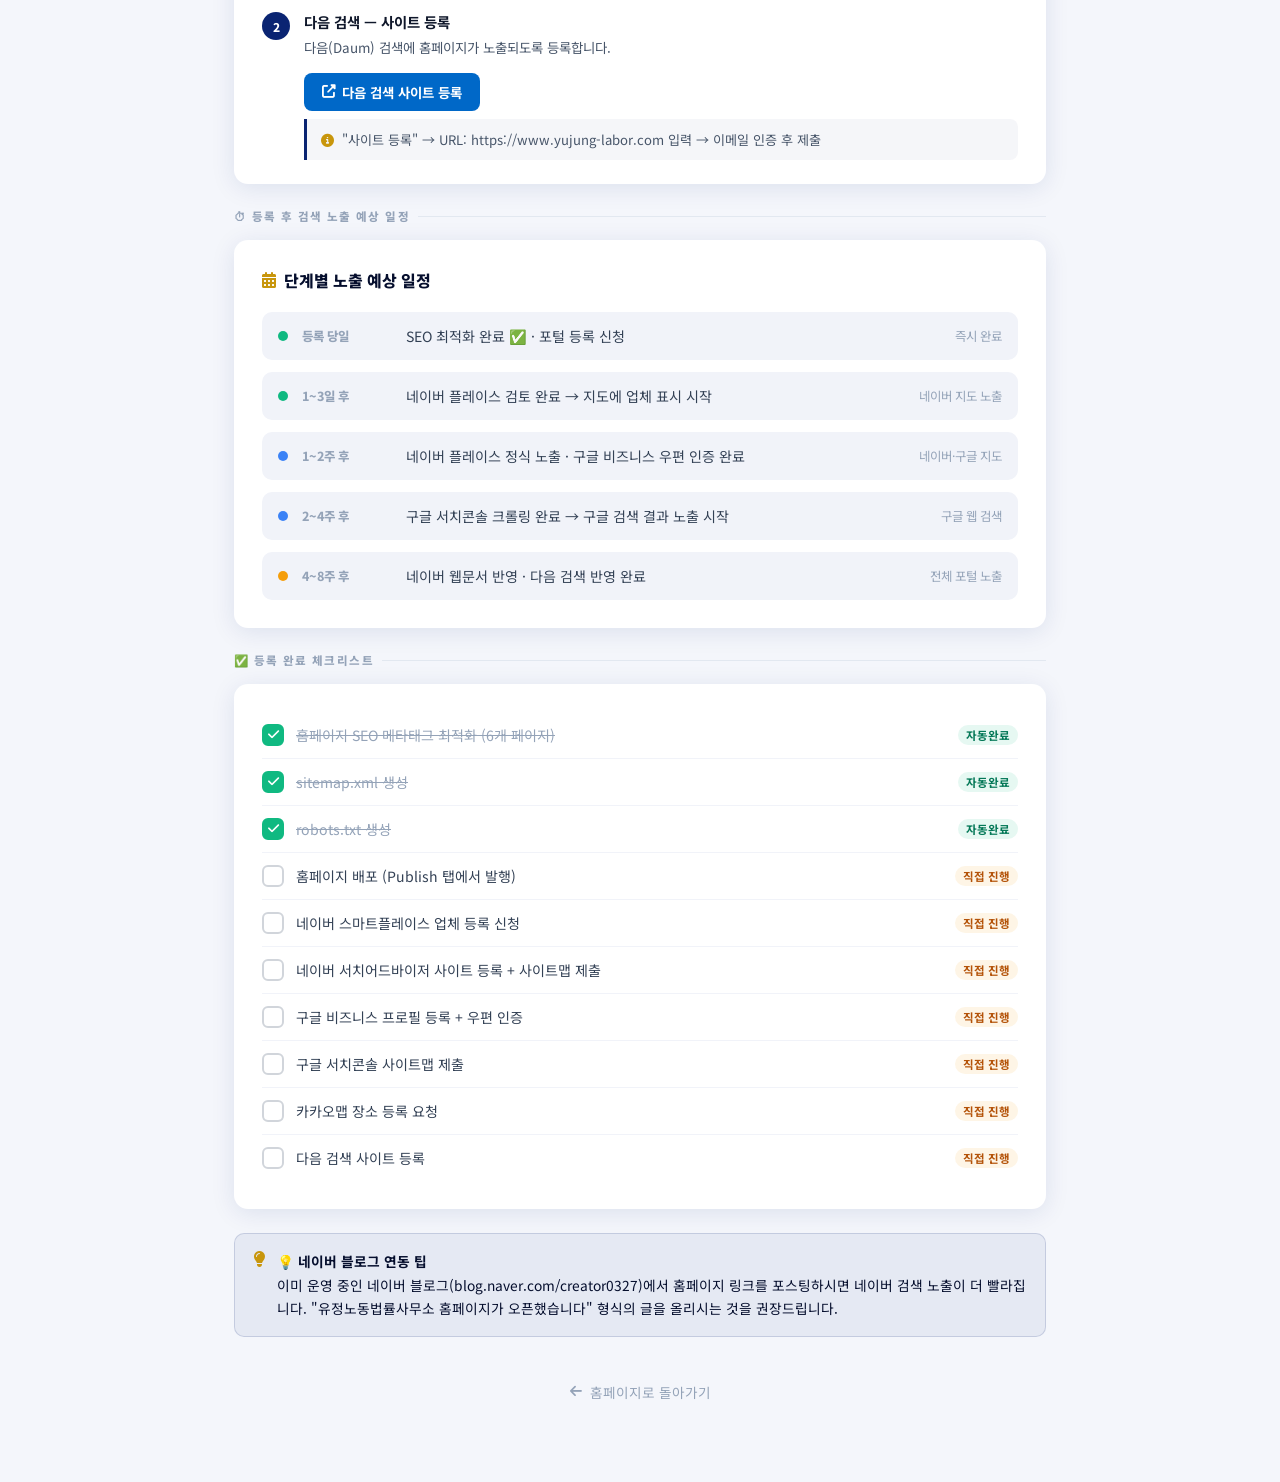
<file: seo-guide.html>
<!DOCTYPE html>
<html lang="ko">
<head>
    <meta charset="UTF-8">
    <meta name="viewport" content="width=device-width, initial-scale=1.0">
    <title>검색 포털 등록 가이드 | 유정노동법률사무소</title>
    <meta name="robots" content="noindex, nofollow">
    <link href="https://fonts.googleapis.com/css2?family=Noto+Sans+KR:wght@300;400;500;600;700;900&display=swap" rel="stylesheet">
    <link rel="stylesheet" href="https://cdn.jsdelivr.net/npm/@fortawesome/fontawesome-free@6.4.0/css/all.min.css">
    <style>
        :root {
            --primary: #0a2472;
            --primary-dark: #050e2d;
            --accent: #c8960c;
            --accent-light: #e0a910;
            --white: #ffffff;
            --off-white: #f4f6fb;
            --gray-100: #f1f3f9;
            --gray-200: #e2e8f0;
            --gray-400: #94a3b8;
            --gray-600: #475569;
            --gray-700: #334155;
            --gray-900: #0f172a;
            --green: #10b981;
            --blue: #3b82f6;
            --yellow: #f59e0b;
            --red: #ef4444;
            --shadow: 0 4px 24px rgba(10,36,114,0.10);
            --radius: 14px;
        }

        * { box-sizing: border-box; margin: 0; padding: 0; }

        body {
            font-family: 'Noto Sans KR', sans-serif;
            background: var(--off-white);
            color: var(--gray-700);
        }

        /* ===== 헤더 ===== */
        .guide-header {
            background: linear-gradient(135deg, var(--primary-dark) 0%, var(--primary) 100%);
            color: white;
            padding: 48px 24px 40px;
            text-align: center;
        }

        .guide-header-icon {
            width: 72px; height: 72px;
            background: rgba(200,150,12,0.25);
            border: 2px solid rgba(200,150,12,0.5);
            border-radius: 20px;
            display: flex; align-items: center; justify-content: center;
            font-size: 2rem; color: var(--accent-light);
            margin: 0 auto 20px;
        }

        .guide-header h1 {
            font-size: 1.8rem; font-weight: 900; margin-bottom: 10px;
        }

        .guide-header p {
            font-size: 0.95rem; color: rgba(255,255,255,0.75); max-width: 560px; margin: 0 auto;
            line-height: 1.7;
        }

        .header-badges {
            display: flex; justify-content: center; gap: 10px; margin-top: 20px; flex-wrap: wrap;
        }

        .h-badge {
            background: rgba(255,255,255,0.12);
            border: 1px solid rgba(255,255,255,0.2);
            color: white; font-size: 0.8rem; font-weight: 600;
            padding: 5px 14px; border-radius: 20px;
        }

        /* ===== 진행상황 바 ===== */
        .progress-bar-wrap {
            background: white;
            border-bottom: 1px solid var(--gray-200);
            padding: 20px 24px;
            position: sticky; top: 0; z-index: 50;
            box-shadow: 0 2px 12px rgba(0,0,0,0.06);
        }

        .progress-steps {
            display: flex; align-items: center; justify-content: center;
            gap: 0; max-width: 800px; margin: 0 auto;
        }

        .ps-item {
            display: flex; align-items: center; gap: 8px;
            font-size: 0.78rem; font-weight: 600; color: var(--gray-400);
            cursor: pointer;
            transition: color 0.2s;
        }

        .ps-item:hover { color: var(--primary); }

        .ps-item.done { color: var(--green); }
        .ps-item.active { color: var(--primary); }

        .ps-num {
            width: 26px; height: 26px; border-radius: 50%;
            background: var(--gray-200); color: var(--gray-400);
            font-size: 0.75rem; font-weight: 800;
            display: flex; align-items: center; justify-content: center;
            flex-shrink: 0;
        }

        .ps-item.done .ps-num { background: var(--green); color: white; }
        .ps-item.active .ps-num { background: var(--primary); color: white; }

        .ps-arrow {
            color: var(--gray-200); font-size: 0.7rem; margin: 0 8px; flex-shrink: 0;
        }

        @media (max-width: 700px) {
            .ps-label { display: none; }
            .ps-arrow { margin: 0 4px; }
        }

        /* ===== 레이아웃 ===== */
        .guide-body {
            max-width: 860px; margin: 0 auto; padding: 40px 24px 80px;
        }

        /* ===== SEO 완료 상태 카드 ===== */
        .seo-done-card {
            background: linear-gradient(135deg, rgba(16,185,129,0.08), rgba(16,185,129,0.03));
            border: 1.5px solid rgba(16,185,129,0.3);
            border-radius: var(--radius);
            padding: 24px 28px;
            margin-bottom: 36px;
            display: flex; align-items: flex-start; gap: 18px;
        }

        .seo-done-icon {
            width: 48px; height: 48px; background: var(--green);
            border-radius: 12px; display: flex; align-items: center;
            justify-content: center; font-size: 1.4rem; color: white; flex-shrink: 0;
        }

        .seo-done-text h3 { font-size: 1rem; font-weight: 800; color: #065f46; margin-bottom: 6px; }
        .seo-done-text p { font-size: 0.88rem; color: #047857; line-height: 1.7; }

        .seo-done-list {
            margin-top: 10px; display: flex; flex-wrap: wrap; gap: 8px;
        }

        .seo-tag {
            background: rgba(16,185,129,0.12); color: #047857;
            font-size: 0.75rem; font-weight: 700;
            padding: 3px 10px; border-radius: 20px;
        }

        /* ===== 섹션 제목 ===== */
        .section-label {
            font-size: 0.72rem; font-weight: 800; letter-spacing: 0.12em;
            text-transform: uppercase; color: var(--gray-400); margin-bottom: 16px;
            display: flex; align-items: center; gap: 8px;
        }

        .section-label::after {
            content: ''; flex: 1; height: 1px; background: var(--gray-200);
        }

        /* ===== 등록 카드 ===== */
        .reg-card {
            background: white; border-radius: var(--radius);
            box-shadow: var(--shadow); margin-bottom: 24px;
            overflow: hidden;
        }

        .reg-card-head {
            padding: 22px 28px 18px;
            border-bottom: 1px solid var(--gray-100);
            display: flex; align-items: center; gap: 16px;
        }

        .reg-logo {
            width: 44px; height: 44px; border-radius: 12px;
            display: flex; align-items: center; justify-content: center;
            font-size: 1.3rem; font-weight: 900; flex-shrink: 0;
        }

        .reg-logo.naver  { background: #03C75A; color: white; font-size: 0.85rem; }
        .reg-logo.google { background: white; border: 1.5px solid var(--gray-200); font-size: 1.3rem; }
        .reg-logo.kakao  { background: #FEE500; color: #391B1B; font-size: 1.1rem; }
        .reg-logo.daum   { background: #0068C8; color: white; font-size: 0.75rem; }

        .reg-head-info { flex: 1; }
        .reg-head-title { font-size: 1.05rem; font-weight: 800; color: var(--gray-900); margin-bottom: 3px; }
        .reg-head-sub { font-size: 0.82rem; color: var(--gray-400); }

        .priority-badge {
            padding: 4px 12px; border-radius: 20px;
            font-size: 0.75rem; font-weight: 800; white-space: nowrap;
        }

        .priority-badge.must  { background: rgba(239,68,68,0.1);  color: #dc2626; }
        .priority-badge.high  { background: rgba(245,158,11,0.1);  color: #b45309; }
        .priority-badge.rec   { background: rgba(59,130,246,0.1);  color: #1d4ed8; }

        .reg-card-body { padding: 24px 28px; }

        /* 단계 목록 */
        .step-list { display: flex; flex-direction: column; gap: 14px; }

        .step-item {
            display: flex; gap: 14px; align-items: flex-start;
        }

        .step-num {
            width: 28px; height: 28px; border-radius: 50%;
            background: var(--primary); color: white;
            font-size: 0.75rem; font-weight: 800;
            display: flex; align-items: center; justify-content: center;
            flex-shrink: 0; margin-top: 1px;
        }

        .step-content { flex: 1; }

        .step-title {
            font-size: 0.9rem; font-weight: 700; color: var(--gray-900);
            margin-bottom: 4px;
        }

        .step-desc {
            font-size: 0.84rem; color: var(--gray-600); line-height: 1.7;
        }

        .step-desc strong { color: var(--primary); }

        .step-tip {
            margin-top: 8px; padding: 10px 14px;
            background: rgba(10,36,114,0.04); border-left: 3px solid var(--primary);
            border-radius: 0 8px 8px 0;
            font-size: 0.82rem; color: var(--gray-600); line-height: 1.6;
        }

        .step-tip i { color: var(--accent); margin-right: 4px; }

        /* 링크 버튼 */
        .link-btn {
            display: inline-flex; align-items: center; gap: 7px;
            padding: 9px 18px; border-radius: 8px;
            font-size: 0.84rem; font-weight: 700;
            text-decoration: none; margin-top: 14px;
            transition: all 0.2s;
        }

        .link-btn.naver-btn  { background: #03C75A; color: white; }
        .link-btn.naver-btn:hover  { background: #02a84b; }
        .link-btn.google-btn { background: #4285F4; color: white; }
        .link-btn.google-btn:hover { background: #3367d6; }
        .link-btn.kakao-btn  { background: #FEE500; color: #391B1B; }
        .link-btn.kakao-btn:hover  { background: #f5da00; }
        .link-btn.daum-btn   { background: #0068C8; color: white; }
        .link-btn.daum-btn:hover   { background: #0057a8; }
        .link-btn.outline-btn { background: white; color: var(--primary); border: 1.5px solid var(--primary); }
        .link-btn.outline-btn:hover { background: var(--primary); color: white; }

        .link-group { display: flex; flex-wrap: wrap; gap: 8px; margin-top: 14px; }

        /* 정보 입력 박스 */
        .info-box {
            background: var(--gray-100); border-radius: 10px;
            padding: 18px 20px; margin-top: 16px;
        }

        .info-box-title {
            font-size: 0.8rem; font-weight: 800; color: var(--primary-dark);
            margin-bottom: 12px; display: flex; align-items: center; gap: 6px;
        }

        .info-row {
            display: flex; gap: 10px; margin-bottom: 8px; align-items: flex-start;
        }

        .info-row:last-child { margin-bottom: 0; }

        .info-label {
            font-size: 0.75rem; font-weight: 700; color: var(--gray-400);
            min-width: 80px; padding-top: 1px;
        }

        .info-val {
            font-size: 0.85rem; color: var(--gray-900); font-weight: 500;
            line-height: 1.5;
        }

        .copy-btn {
            background: white; border: 1px solid var(--gray-200);
            color: var(--gray-600); font-size: 0.72rem; font-weight: 700;
            padding: 2px 8px; border-radius: 6px; cursor: pointer;
            margin-left: 6px; font-family: inherit;
            transition: all 0.2s; flex-shrink: 0;
        }

        .copy-btn:hover { background: var(--primary); color: white; border-color: var(--primary); }
        .copy-btn.copied { background: var(--green); color: white; border-color: var(--green); }

        /* ===== 타임라인 ===== */
        .timeline-card {
            background: white; border-radius: var(--radius);
            box-shadow: var(--shadow); padding: 28px;
            margin-bottom: 24px;
        }

        .timeline-title {
            font-size: 1rem; font-weight: 800; color: var(--primary-dark);
            margin-bottom: 20px; display: flex; align-items: center; gap: 8px;
        }

        .tl-rows { display: flex; flex-direction: column; gap: 12px; }

        .tl-row {
            display: flex; align-items: center; gap: 14px;
            padding: 14px 16px; border-radius: 10px;
            background: var(--gray-100);
        }

        .tl-dot {
            width: 10px; height: 10px; border-radius: 50%; flex-shrink: 0;
        }

        .tl-dot.green  { background: var(--green); }
        .tl-dot.blue   { background: var(--blue); }
        .tl-dot.yellow { background: var(--yellow); }

        .tl-week { font-size: 0.78rem; font-weight: 800; color: var(--gray-400); min-width: 90px; }
        .tl-action { font-size: 0.88rem; color: var(--gray-700); flex: 1; }
        .tl-result { font-size: 0.78rem; color: var(--gray-400); text-align: right; }

        /* ===== 체크리스트 ===== */
        .checklist-card {
            background: white; border-radius: var(--radius);
            box-shadow: var(--shadow); padding: 28px; margin-bottom: 24px;
        }

        .check-item {
            display: flex; align-items: center; gap: 12px;
            padding: 12px 0; border-bottom: 1px solid var(--gray-100);
            cursor: pointer;
        }

        .check-item:last-child { border-bottom: none; }

        .check-box {
            width: 22px; height: 22px; border-radius: 6px;
            border: 2px solid var(--gray-300, #d1d5db);
            display: flex; align-items: center; justify-content: center;
            flex-shrink: 0; transition: all 0.2s;
            font-size: 0.8rem; color: transparent;
        }

        .check-item.checked .check-box {
            background: var(--green); border-color: var(--green); color: white;
        }

        .check-text { font-size: 0.88rem; color: var(--gray-700); flex: 1; }
        .check-item.checked .check-text { text-decoration: line-through; color: var(--gray-400); }
        .check-tag { font-size: 0.72rem; font-weight: 700; padding: 2px 8px; border-radius: 20px; }
        .check-tag.auto { background: rgba(16,185,129,0.1); color: #047857; }
        .check-tag.manual { background: rgba(245,158,11,0.1); color: #b45309; }

        /* ===== 알림 박스 ===== */
        .alert-box {
            border-radius: 10px; padding: 16px 18px;
            font-size: 0.86rem; line-height: 1.7;
            display: flex; gap: 12px; align-items: flex-start;
            margin-bottom: 20px;
        }

        .alert-box.info   { background: rgba(59,130,246,0.08); color: #1e40af; border: 1px solid rgba(59,130,246,0.2); }
        .alert-box.warn   { background: rgba(245,158,11,0.08); color: #92400e; border: 1px solid rgba(245,158,11,0.2); }
        .alert-box.tip    { background: rgba(10,36,114,0.06);  color: var(--primary-dark); border: 1px solid rgba(10,36,114,0.15); }

        .alert-box i { font-size: 1rem; margin-top: 1px; flex-shrink: 0; }

        /* ===== 홈으로 버튼 ===== */
        .back-home {
            text-align: center; margin-top: 40px;
        }

        .back-home a {
            display: inline-flex; align-items: center; gap: 8px;
            color: var(--gray-400); font-size: 0.85rem; text-decoration: none;
            transition: color 0.2s;
        }

        .back-home a:hover { color: var(--primary); }

        /* ===== 반응형 ===== */
        @media (max-width: 600px) {
            .guide-header h1 { font-size: 1.4rem; }
            .reg-card-head, .reg-card-body { padding: 18px 20px; }
            .step-num { width: 24px; height: 24px; font-size: 0.7rem; }
        }
    </style>
</head>
<body>

<!-- 헤더 -->
<div class="guide-header">
    <div class="guide-header-icon"><i class="fas fa-search"></i></div>
    <h1>검색 포털 등록 가이드</h1>
    <p>홈페이지를 네이버·구글·카카오에 등록하여<br>
    "유정노동법률사무소"를 검색하면 바로 나오도록 설정하는 방법입니다.</p>
    <div class="header-badges">
        <span class="h-badge"><i class="fas fa-check"></i> SEO 최적화 완료</span>
        <span class="h-badge"><i class="fas fa-check"></i> sitemap.xml 완료</span>
        <span class="h-badge"><i class="fas fa-check"></i> robots.txt 완료</span>
        <span class="h-badge"><i class="fas fa-list-check"></i> 직접 등록 필요 4단계</span>
    </div>
</div>

<!-- 진행 단계 바 -->
<div class="progress-bar-wrap">
    <div class="progress-steps">
        <div class="ps-item done" onclick="scrollToSection('seo-section')">
            <div class="ps-num"><i class="fas fa-check"></i></div>
            <span class="ps-label">SEO 최적화</span>
        </div>
        <div class="ps-arrow"><i class="fas fa-chevron-right"></i></div>
        <div class="ps-item active" onclick="scrollToSection('naver-section')">
            <div class="ps-num">1</div>
            <span class="ps-label">네이버 플레이스</span>
        </div>
        <div class="ps-arrow"><i class="fas fa-chevron-right"></i></div>
        <div class="ps-item" onclick="scrollToSection('naver-search-section')">
            <div class="ps-num">2</div>
            <span class="ps-label">네이버 서치어드바이저</span>
        </div>
        <div class="ps-arrow"><i class="fas fa-chevron-right"></i></div>
        <div class="ps-item" onclick="scrollToSection('google-section')">
            <div class="ps-num">3</div>
            <span class="ps-label">구글</span>
        </div>
        <div class="ps-arrow"><i class="fas fa-chevron-right"></i></div>
        <div class="ps-item" onclick="scrollToSection('kakao-section')">
            <div class="ps-num">4</div>
            <span class="ps-label">카카오·다음</span>
        </div>
    </div>
</div>

<div class="guide-body">

    <!-- SEO 완료 상태 -->
    <div id="seo-section" class="seo-done-card">
        <div class="seo-done-icon"><i class="fas fa-check"></i></div>
        <div class="seo-done-text">
            <h3>✅ 홈페이지 SEO 최적화 — 이미 완료되었습니다!</h3>
            <p>검색엔진이 홈페이지를 잘 읽을 수 있도록 6개 페이지 모두 최적화가 완료되었습니다.<br>
            아래 4단계 포털 등록만 직접 진행하시면 됩니다.</p>
            <div class="seo-done-list">
                <span class="seo-tag">📄 메타태그 (6페이지)</span>
                <span class="seo-tag">📱 og:image 미리보기</span>
                <span class="seo-tag">🗺 sitemap.xml</span>
                <span class="seo-tag">🤖 robots.txt</span>
                <span class="seo-tag">🏢 구조화 데이터 (Schema.org)</span>
                <span class="seo-tag">🔑 키워드 최적화</span>
            </div>
        </div>
    </div>

    <!-- 등록 정보 (복사용) -->
    <div class="section-label">📋 포털 등록 시 필요한 사무소 정보</div>

    <div class="info-box" style="margin-bottom:32px;">
        <div class="info-box-title"><i class="fas fa-copy" style="color:var(--accent)"></i> 아래 정보를 복사하여 각 포털에 붙여넣으세요</div>
        <div class="info-row">
            <span class="info-label">상호명</span>
            <span class="info-val">유정노동법률사무소 <button class="copy-btn" onclick="copyText('유정노동법률사무소', this)">복사</button></span>
        </div>
        <div class="info-row">
            <span class="info-label">업종</span>
            <span class="info-val">노무법인 / 공인노무사 사무소 <button class="copy-btn" onclick="copyText('노무법인 / 공인노무사 사무소', this)">복사</button></span>
        </div>
        <div class="info-row">
            <span class="info-label">주소</span>
            <span class="info-val">서울시 용산구 한강대로76길 11-33, 204호 <button class="copy-btn" onclick="copyText('서울시 용산구 한강대로76길 11-33, 204호', this)">복사</button></span>
        </div>
        <div class="info-row">
            <span class="info-label">전화번호</span>
            <span class="info-val">010-9846-0609 <button class="copy-btn" onclick="copyText('010-9846-0609', this)">복사</button></span>
        </div>
        <div class="info-row">
            <span class="info-label">이메일</span>
            <span class="info-val">doucpla@naver.com <button class="copy-btn" onclick="copyText('doucpla@naver.com', this)">복사</button></span>
        </div>
        <div class="info-row">
            <span class="info-label">운영시간</span>
            <span class="info-val">평일 09:00 ~ 18:00 (토·일·공휴일 휴무) <button class="copy-btn" onclick="copyText('평일 09:00 ~ 18:00 (토·일·공휴일 휴무)', this)">복사</button></span>
        </div>
        <div class="info-row">
            <span class="info-label">홈페이지</span>
            <span class="info-val">https://www.yujung-labor.com <button class="copy-btn" onclick="copyText('https://www.yujung-labor.com', this)">복사</button></span>
        </div>
        <div class="info-row">
            <span class="info-label">소개 문구</span>
            <span class="info-val" style="line-height:1.7">20년 이상 경력의 공인노무사가 노동분쟁, 직장내괴롭힘, 산업재해, 임금체계컨설팅, 중대재해예방을 직접 처리합니다. <button class="copy-btn" onclick="copyText('20년 이상 경력의 공인노무사가 노동분쟁, 직장내괴롭힘, 산업재해, 임금체계컨설팅, 중대재해예방을 직접 처리합니다.', this)">복사</button></span>
        </div>
    </div>


    <!-- ====== STEP 1: 네이버 플레이스 ====== -->
    <div class="section-label" id="naver-section">STEP 1 — 네이버 플레이스 (최우선 ⭐)</div>

    <div class="alert-box info">
        <i class="fas fa-info-circle"></i>
        <div>한국에서 가장 중요한 등록입니다. 네이버 지도에 업체가 표시되고, "용산 노무사", "유정노동법률사무소" 검색 시 우측 정보박스에 노출됩니다.</div>
    </div>

    <div class="reg-card">
        <div class="reg-card-head">
            <div class="reg-logo naver">N</div>
            <div class="reg-head-info">
                <div class="reg-head-title">네이버 스마트플레이스 (업체 등록)</div>
                <div class="reg-head-sub">네이버 지도 · 네이버 검색 업체 정보 노출</div>
            </div>
            <span class="priority-badge must">필수</span>
        </div>
        <div class="reg-card-body">
            <div class="step-list">
                <div class="step-item">
                    <div class="step-num">1</div>
                    <div class="step-content">
                        <div class="step-title">네이버 계정으로 로그인</div>
                        <div class="step-desc">사무소 명의 네이버 계정(또는 개인 계정)으로 로그인합니다.<br>
                        블로그를 운영 중인 계정(<strong>creator0327</strong>)을 사용하시면 됩니다.</div>
                    </div>
                </div>
                <div class="step-item">
                    <div class="step-num">2</div>
                    <div class="step-content">
                        <div class="step-title">스마트플레이스 접속 → "업체 등록" 클릭</div>
                        <div class="step-desc">아래 버튼을 클릭하여 스마트플레이스로 이동하세요.</div>
                        <a href="https://smartplace.naver.com" target="_blank" class="link-btn naver-btn">
                            <i class="fas fa-external-link-alt"></i> 네이버 스마트플레이스 바로가기
                        </a>
                    </div>
                </div>
                <div class="step-item">
                    <div class="step-num">3</div>
                    <div class="step-content">
                        <div class="step-title">업체 정보 입력</div>
                        <div class="step-desc">
                            위 <strong>📋 사무소 정보 박스</strong>의 내용을 복사하여 붙여넣으세요.<br>
                            카테고리는 <strong>"공인노무사"</strong> 또는 <strong>"노무법인"</strong>으로 선택합니다.
                        </div>
                        <div class="step-tip">
                            <i class="fas fa-star"></i> <strong>사진 등록 필수!</strong> 사무소 외관, 내부, 구성원 사진을 3~5장 등록하면 노출 순위가 올라갑니다. 홈페이지의 단체사진을 활용하세요.
                        </div>
                    </div>
                </div>
                <div class="step-item">
                    <div class="step-num">4</div>
                    <div class="step-content">
                        <div class="step-title">사업자 인증 (선택이지만 강력 권장)</div>
                        <div class="step-desc">사업자등록번호 <strong>358-08-01603</strong>으로 인증하면 "인증 업체" 마크가 표시되어 신뢰도가 높아집니다.</div>
                        <div class="step-tip">
                            <i class="fas fa-clock"></i> 등록 후 검토 기간: 약 <strong>1~3일</strong>, 네이버 지도 반영: <strong>1~2주</strong>
                        </div>
                    </div>
                </div>
            </div>
        </div>
    </div>


    <!-- ====== STEP 2: 네이버 서치어드바이저 ====== -->
    <div class="section-label" id="naver-search-section">STEP 2 — 네이버 서치어드바이저 (웹사이트 등록)</div>

    <div class="reg-card">
        <div class="reg-card-head">
            <div class="reg-logo naver">N</div>
            <div class="reg-head-info">
                <div class="reg-head-title">네이버 서치어드바이저</div>
                <div class="reg-head-sub">홈페이지가 네이버 웹문서 검색에 노출되도록 등록</div>
            </div>
            <span class="priority-badge must">필수</span>
        </div>
        <div class="reg-card-body">
            <div class="step-list">
                <div class="step-item">
                    <div class="step-num">1</div>
                    <div class="step-content">
                        <div class="step-title">서치어드바이저 접속 → "사이트 등록"</div>
                        <a href="https://searchadvisor.naver.com" target="_blank" class="link-btn naver-btn">
                            <i class="fas fa-external-link-alt"></i> 네이버 서치어드바이저 바로가기
                        </a>
                    </div>
                </div>
                <div class="step-item">
                    <div class="step-num">2</div>
                    <div class="step-content">
                        <div class="step-title">홈페이지 주소 입력</div>
                        <div class="step-desc">사이트 URL에 <strong>https://www.yujung-labor.com</strong> 을 입력하고 소유확인을 진행합니다.</div>
                        <div class="step-tip">
                            <i class="fas fa-info-circle"></i> 소유 확인 방법: "HTML 파일 업로드" 방식이 가장 쉽습니다. 다운로드한 파일을 저에게 주시면 바로 적용해 드립니다!
                        </div>
                    </div>
                </div>
                <div class="step-item">
                    <div class="step-num">3</div>
                    <div class="step-content">
                        <div class="step-title">사이트맵 제출</div>
                        <div class="step-desc">소유 확인 후 <strong>요청 → 사이트맵 제출</strong> 메뉴에서 아래 주소를 입력합니다.</div>
                        <div class="info-box" style="margin-top:10px;">
                            <div class="info-row" style="margin:0;">
                                <span class="info-label">사이트맵 URL</span>
                                <span class="info-val">https://www.yujung-labor.com/sitemap.xml <button class="copy-btn" onclick="copyText('https://www.yujung-labor.com/sitemap.xml', this)">복사</button></span>
                            </div>
                        </div>
                        <div class="step-tip">
                            <i class="fas fa-clock"></i> 웹문서 반영 기간: 제출 후 <strong>2~6주</strong>
                        </div>
                    </div>
                </div>
            </div>
        </div>
    </div>


    <!-- ====== STEP 3: 구글 ====== -->
    <div class="section-label" id="google-section">STEP 3 — 구글 (Google)</div>

    <div class="reg-card">
        <div class="reg-card-head">
            <div class="reg-logo google">G</div>
            <div class="reg-head-info">
                <div class="reg-head-title">구글 비즈니스 프로필 + 서치콘솔</div>
                <div class="reg-head-sub">구글 검색·구글 지도 노출 + 사이트맵 제출</div>
            </div>
            <span class="priority-badge high">권장</span>
        </div>
        <div class="reg-card-body">

            <div class="alert-box warn">
                <i class="fas fa-exclamation-triangle"></i>
                <div>구글 비즈니스 프로필은 <strong>구글 계정(Gmail)</strong>이 필요합니다. 없으시면 먼저 생성해 주세요.</div>
            </div>

            <div class="step-list">
                <div class="step-item">
                    <div class="step-num">1</div>
                    <div class="step-content">
                        <div class="step-title">구글 비즈니스 프로필 등록 (구글 지도 노출)</div>
                        <div class="step-desc">구글 지도에서 "노무사", "용산 노무사" 검색 시 표시됩니다.</div>
                        <a href="https://business.google.com" target="_blank" class="link-btn google-btn">
                            <i class="fas fa-external-link-alt"></i> 구글 비즈니스 프로필 바로가기
                        </a>
                        <div class="step-tip">
                            <i class="fas fa-info-circle"></i> "비즈니스 추가" → 업체명 입력 → 카테고리 "노무 서비스" 또는 "법률 서비스" 선택 → 주소·전화번호·운영시간 입력 → 우편엽서 인증(약 5~7일 소요)
                        </div>
                    </div>
                </div>
                <div class="step-item">
                    <div class="step-num">2</div>
                    <div class="step-content">
                        <div class="step-title">구글 서치콘솔 — 사이트맵 제출 (구글 검색 노출)</div>
                        <a href="https://search.google.com/search-console" target="_blank" class="link-btn google-btn">
                            <i class="fas fa-external-link-alt"></i> 구글 서치콘솔 바로가기
                        </a>
                        <div class="step-tip">
                            <i class="fas fa-list"></i> 순서: 속성 추가 → URL 입력(https://www.yujung-labor.com) → 소유 확인 → Sitemaps 메뉴 → <strong>https://www.yujung-labor.com/sitemap.xml</strong> 제출
                        </div>
                    </div>
                </div>
            </div>
        </div>
    </div>


    <!-- ====== STEP 4: 카카오·다음 ====== -->
    <div class="section-label" id="kakao-section">STEP 4 — 카카오맵 · 다음 검색</div>

    <div class="reg-card">
        <div class="reg-card-head">
            <div class="reg-logo kakao">K</div>
            <div class="reg-head-info">
                <div class="reg-head-title">카카오맵 업체 등록 + 다음 검색 등록</div>
                <div class="reg-head-sub">카카오맵 지도 표시 + 다음 웹문서 검색 노출</div>
            </div>
            <span class="priority-badge rec">보조</span>
        </div>
        <div class="reg-card-body">
            <div class="step-list">
                <div class="step-item">
                    <div class="step-num">1</div>
                    <div class="step-content">
                        <div class="step-title">카카오맵 — 장소 등록 요청</div>
                        <div class="step-desc">카카오맵에서 직접 "장소 등록 요청"을 통해 사무소를 등록합니다.</div>
                        <a href="https://place.map.kakao.com/m/join/addplace" target="_blank" class="link-btn kakao-btn">
                            <i class="fas fa-external-link-alt"></i> 카카오맵 장소 등록
                        </a>
                    </div>
                </div>
                <div class="step-item">
                    <div class="step-num">2</div>
                    <div class="step-content">
                        <div class="step-title">다음 검색 — 사이트 등록</div>
                        <div class="step-desc">다음(Daum) 검색에 홈페이지가 노출되도록 등록합니다.</div>
                        <a href="https://register.search.daum.net/index.daum" target="_blank" class="link-btn daum-btn">
                            <i class="fas fa-external-link-alt"></i> 다음 검색 사이트 등록
                        </a>
                        <div class="step-tip">
                            <i class="fas fa-info-circle"></i> "사이트 등록" → URL: https://www.yujung-labor.com 입력 → 이메일 인증 후 제출
                        </div>
                    </div>
                </div>
            </div>
        </div>
    </div>


    <!-- ====== 등록 후 노출 타임라인 ====== -->
    <div class="section-label">⏱ 등록 후 검색 노출 예상 일정</div>

    <div class="timeline-card">
        <div class="timeline-title"><i class="fas fa-calendar-alt" style="color:var(--accent)"></i> 단계별 노출 예상 일정</div>
        <div class="tl-rows">
            <div class="tl-row">
                <div class="tl-dot green"></div>
                <div class="tl-week">등록 당일</div>
                <div class="tl-action">SEO 최적화 완료 ✅ · 포털 등록 신청</div>
                <div class="tl-result">즉시 완료</div>
            </div>
            <div class="tl-row">
                <div class="tl-dot green"></div>
                <div class="tl-week">1~3일 후</div>
                <div class="tl-action">네이버 플레이스 검토 완료 → 지도에 업체 표시 시작</div>
                <div class="tl-result">네이버 지도 노출</div>
            </div>
            <div class="tl-row">
                <div class="tl-dot blue"></div>
                <div class="tl-week">1~2주 후</div>
                <div class="tl-action">네이버 플레이스 정식 노출 · 구글 비즈니스 우편 인증 완료</div>
                <div class="tl-result">네이버·구글 지도</div>
            </div>
            <div class="tl-row">
                <div class="tl-dot blue"></div>
                <div class="tl-week">2~4주 후</div>
                <div class="tl-action">구글 서치콘솔 크롤링 완료 → 구글 검색 결과 노출 시작</div>
                <div class="tl-result">구글 웹 검색</div>
            </div>
            <div class="tl-row">
                <div class="tl-dot yellow"></div>
                <div class="tl-week">4~8주 후</div>
                <div class="tl-action">네이버 웹문서 반영 · 다음 검색 반영 완료</div>
                <div class="tl-result">전체 포털 노출</div>
            </div>
        </div>
    </div>


    <!-- ====== 체크리스트 ====== -->
    <div class="section-label">✅ 등록 완료 체크리스트</div>

    <div class="checklist-card">
        <div class="check-item checked" onclick="toggleCheck(this)">
            <div class="check-box"><i class="fas fa-check"></i></div>
            <div class="check-text">홈페이지 SEO 메타태그 최적화 (6개 페이지)</div>
            <span class="check-tag auto">자동완료</span>
        </div>
        <div class="check-item checked" onclick="toggleCheck(this)">
            <div class="check-box"><i class="fas fa-check"></i></div>
            <div class="check-text">sitemap.xml 생성</div>
            <span class="check-tag auto">자동완료</span>
        </div>
        <div class="check-item checked" onclick="toggleCheck(this)">
            <div class="check-box"><i class="fas fa-check"></i></div>
            <div class="check-text">robots.txt 생성</div>
            <span class="check-tag auto">자동완료</span>
        </div>
        <div class="check-item" onclick="toggleCheck(this)">
            <div class="check-box"><i class="fas fa-check"></i></div>
            <div class="check-text">홈페이지 배포 (Publish 탭에서 발행)</div>
            <span class="check-tag manual">직접 진행</span>
        </div>
        <div class="check-item" onclick="toggleCheck(this)">
            <div class="check-box"><i class="fas fa-check"></i></div>
            <div class="check-text">네이버 스마트플레이스 업체 등록 신청</div>
            <span class="check-tag manual">직접 진행</span>
        </div>
        <div class="check-item" onclick="toggleCheck(this)">
            <div class="check-box"><i class="fas fa-check"></i></div>
            <div class="check-text">네이버 서치어드바이저 사이트 등록 + 사이트맵 제출</div>
            <span class="check-tag manual">직접 진행</span>
        </div>
        <div class="check-item" onclick="toggleCheck(this)">
            <div class="check-box"><i class="fas fa-check"></i></div>
            <div class="check-text">구글 비즈니스 프로필 등록 + 우편 인증</div>
            <span class="check-tag manual">직접 진행</span>
        </div>
        <div class="check-item" onclick="toggleCheck(this)">
            <div class="check-box"><i class="fas fa-check"></i></div>
            <div class="check-text">구글 서치콘솔 사이트맵 제출</div>
            <span class="check-tag manual">직접 진행</span>
        </div>
        <div class="check-item" onclick="toggleCheck(this)">
            <div class="check-box"><i class="fas fa-check"></i></div>
            <div class="check-text">카카오맵 장소 등록 요청</div>
            <span class="check-tag manual">직접 진행</span>
        </div>
        <div class="check-item" onclick="toggleCheck(this)">
            <div class="check-box"><i class="fas fa-check"></i></div>
            <div class="check-text">다음 검색 사이트 등록</div>
            <span class="check-tag manual">직접 진행</span>
        </div>
    </div>

    <!-- 추가 팁 -->
    <div class="alert-box tip">
        <i class="fas fa-lightbulb" style="color:var(--accent)"></i>
        <div>
            <strong>💡 네이버 블로그 연동 팁</strong><br>
            이미 운영 중인 네이버 블로그(blog.naver.com/creator0327)에서 홈페이지 링크를 포스팅하시면 네이버 검색 노출이 더 빨라집니다. "유정노동법률사무소 홈페이지가 오픈했습니다" 형식의 글을 올리시는 것을 권장드립니다.
        </div>
    </div>

    <div class="back-home">
        <a href="index.html"><i class="fas fa-arrow-left"></i> 홈페이지로 돌아가기</a>
    </div>

</div><!-- /guide-body -->

<script>
function toggleCheck(el) {
    el.classList.toggle('checked');
    // 로컬스토리지에 체크 상태 저장
    saveChecks();
}

function saveChecks() {
    const items = document.querySelectorAll('.check-item');
    const states = Array.from(items).map(el => el.classList.contains('checked'));
    localStorage.setItem('yjSeoChecks', JSON.stringify(states));
}

function loadChecks() {
    const saved = localStorage.getItem('yjSeoChecks');
    if (!saved) return;
    const states = JSON.parse(saved);
    const items = document.querySelectorAll('.check-item');
    items.forEach((el, i) => {
        if (states[i]) el.classList.add('checked');
        else el.classList.remove('checked');
    });
}

function copyText(text, btn) {
    navigator.clipboard.writeText(text).then(() => {
        btn.textContent = '복사됨!';
        btn.classList.add('copied');
        setTimeout(() => {
            btn.textContent = '복사';
            btn.classList.remove('copied');
        }, 1800);
    });
}

function scrollToSection(id) {
    const el = document.getElementById(id);
    if (el) el.scrollIntoView({ behavior: 'smooth', block: 'start' });
}

// 페이지 로드 시 체크 상태 복원
loadChecks();
</script>
</body>
</html>
</file>
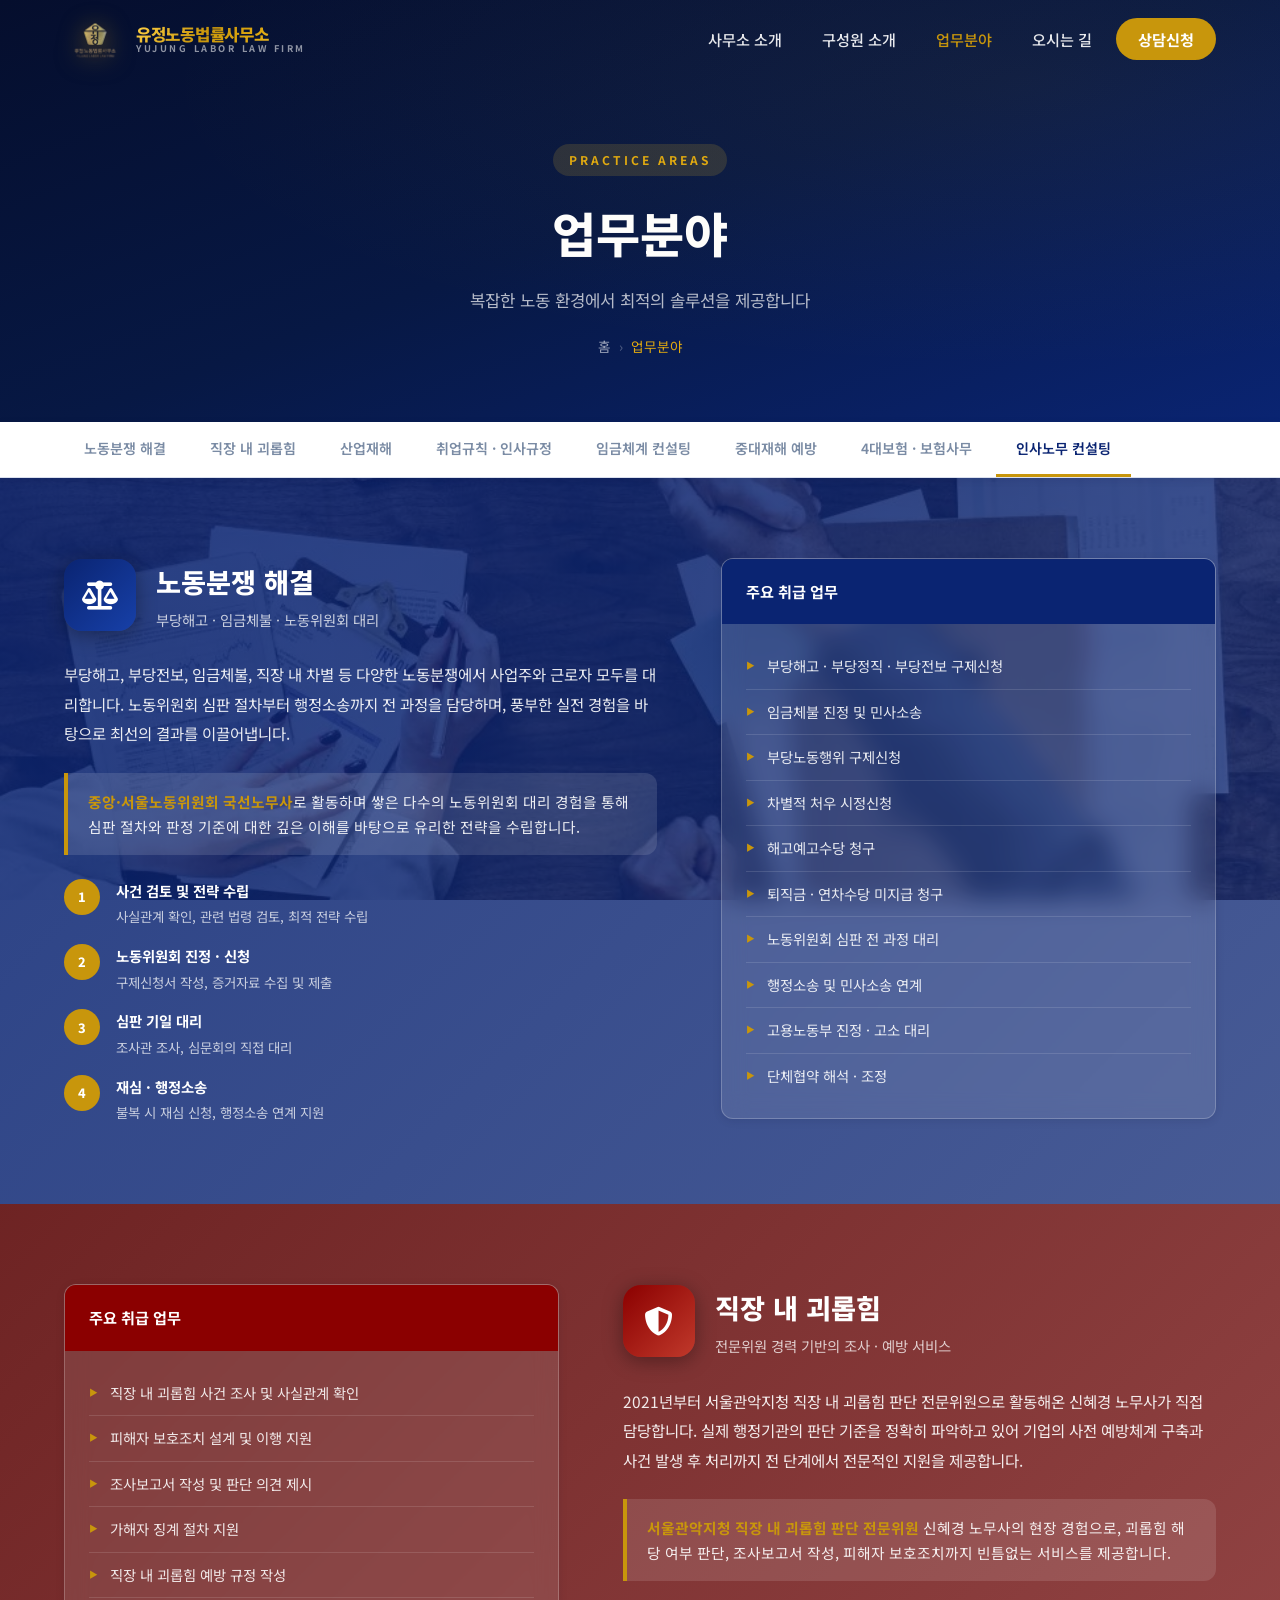
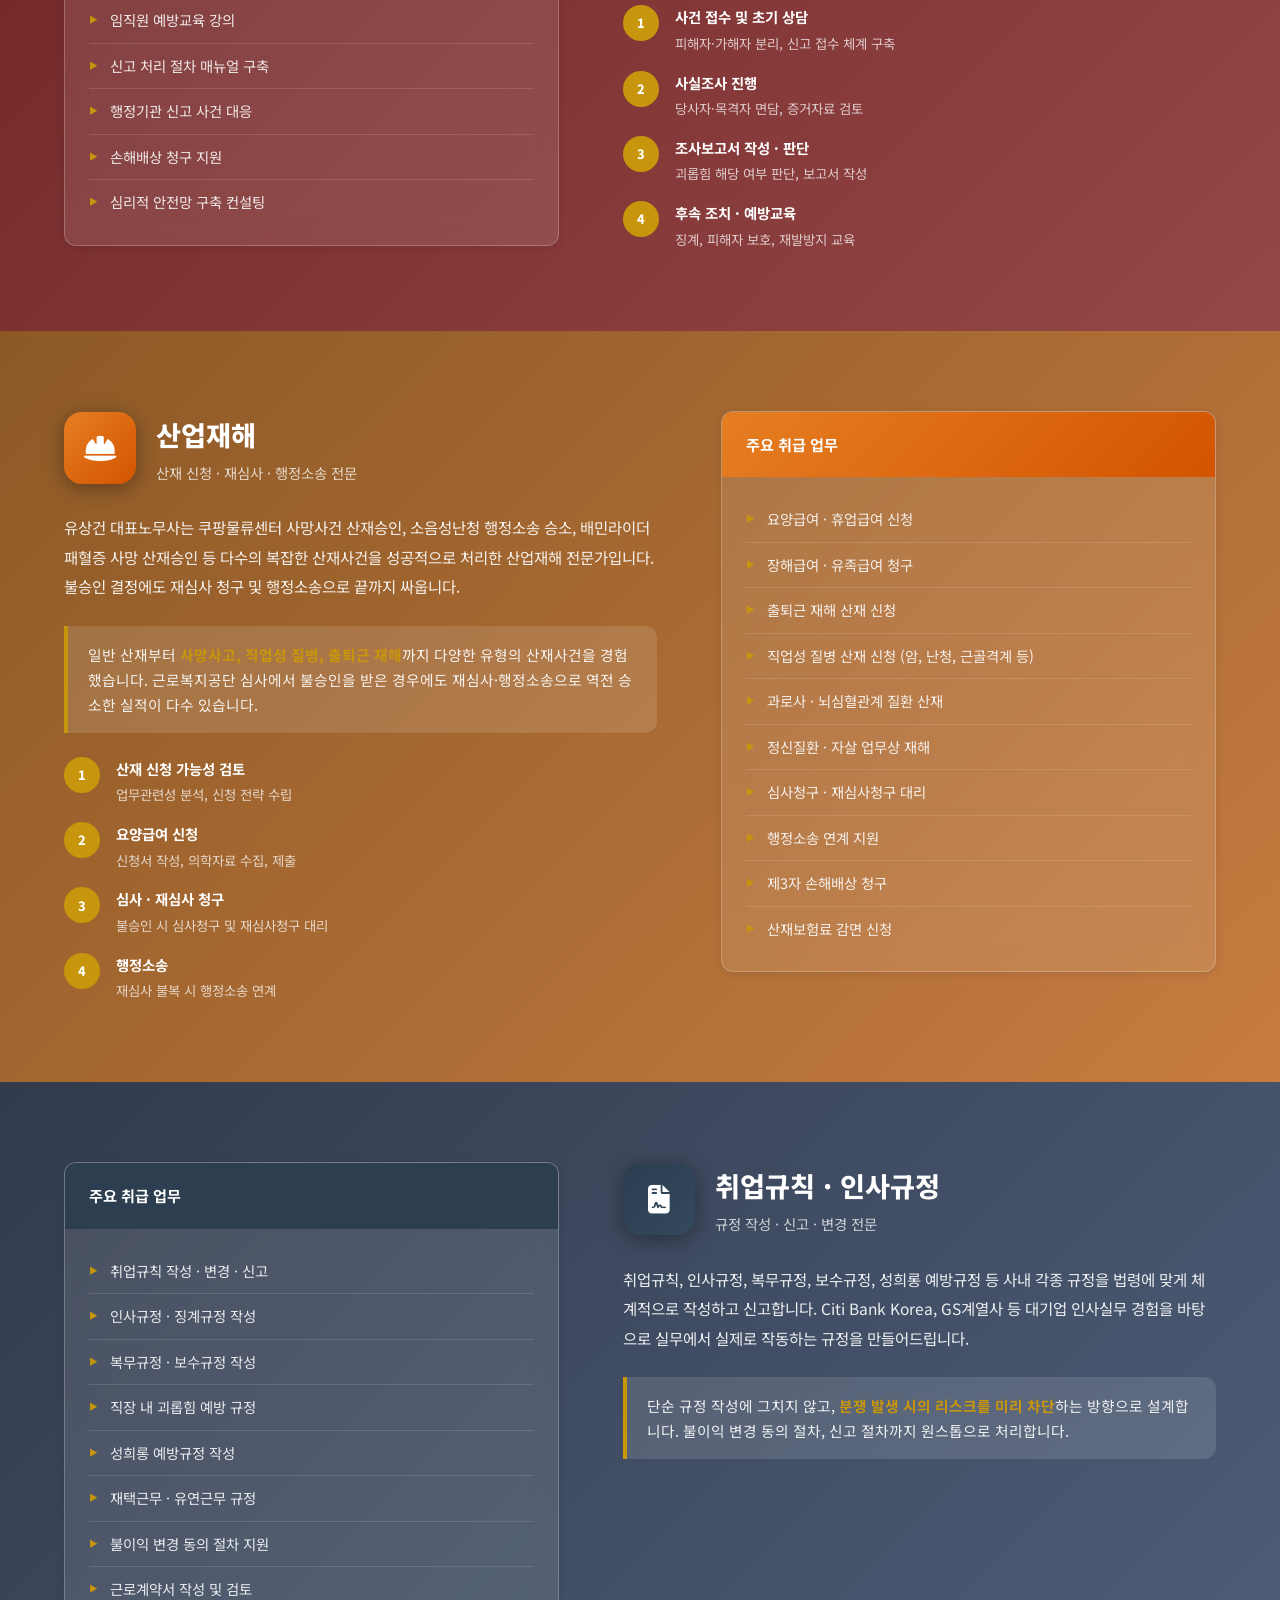
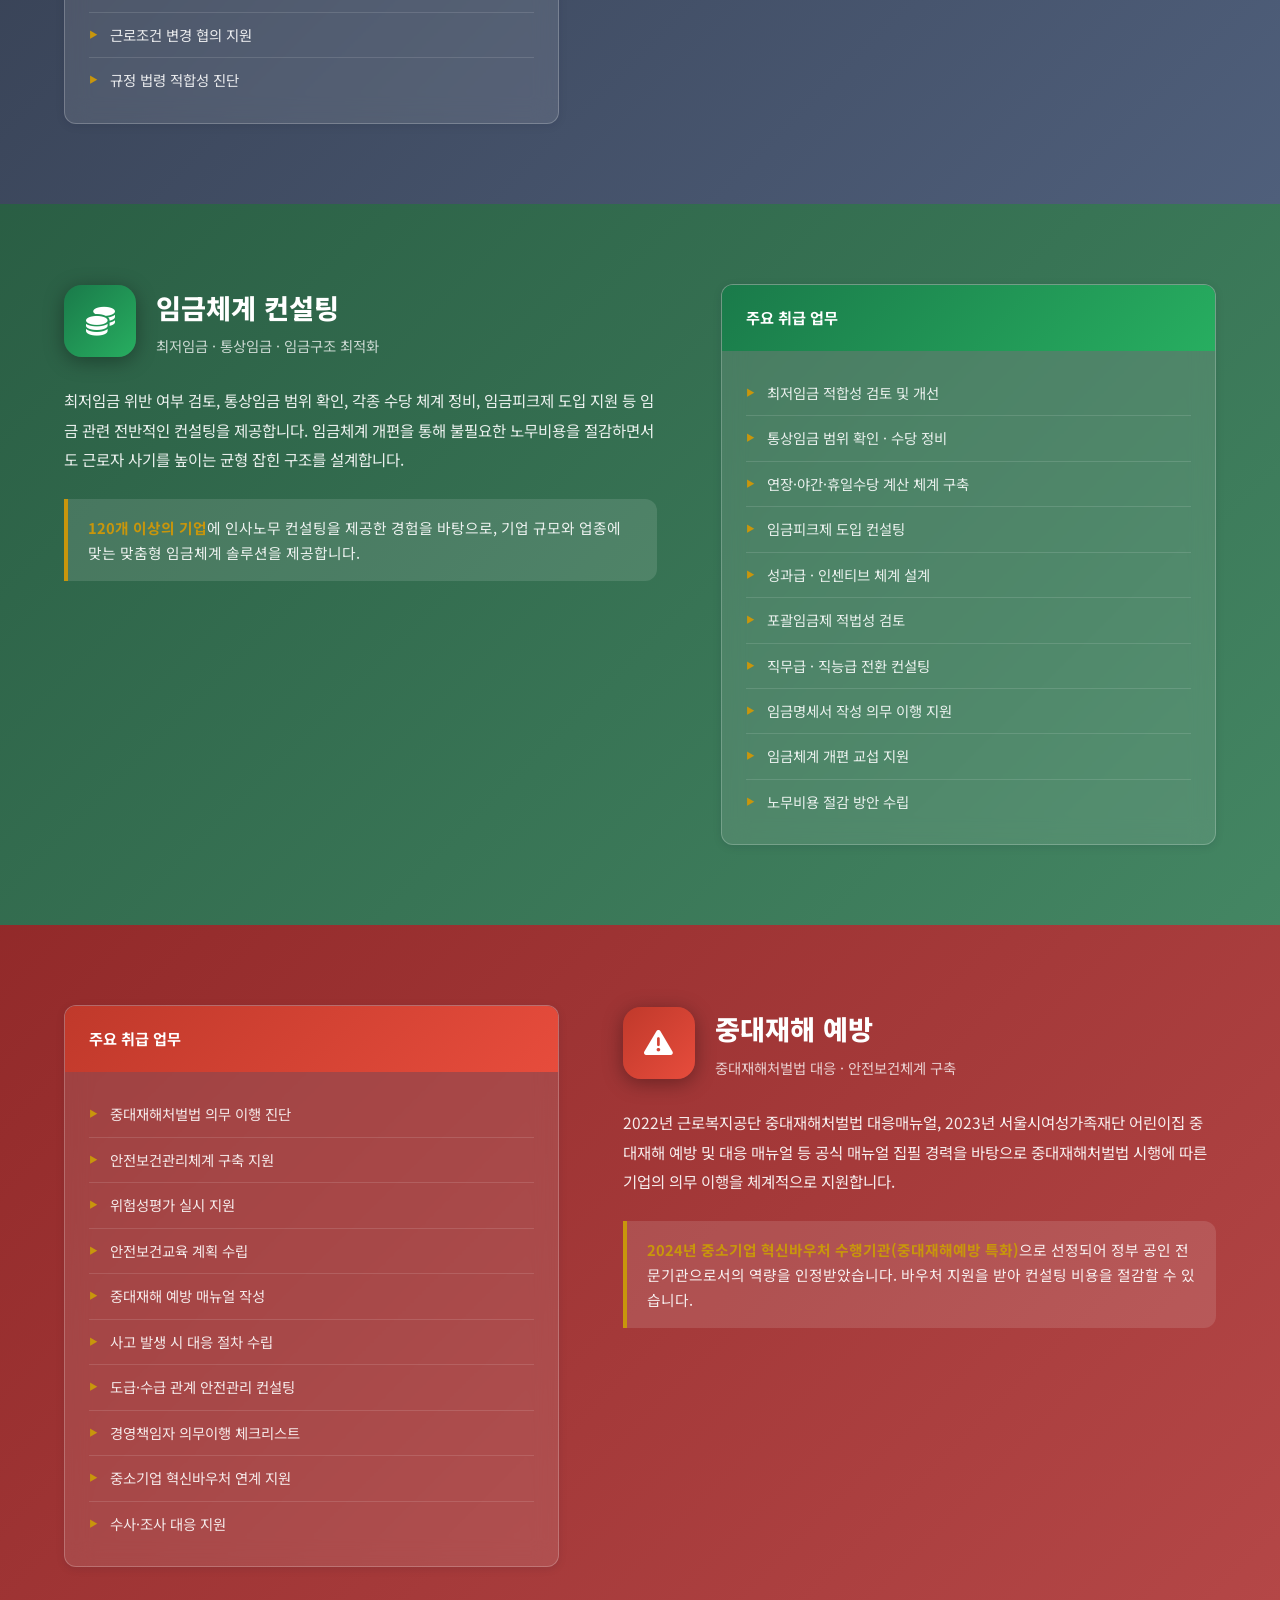
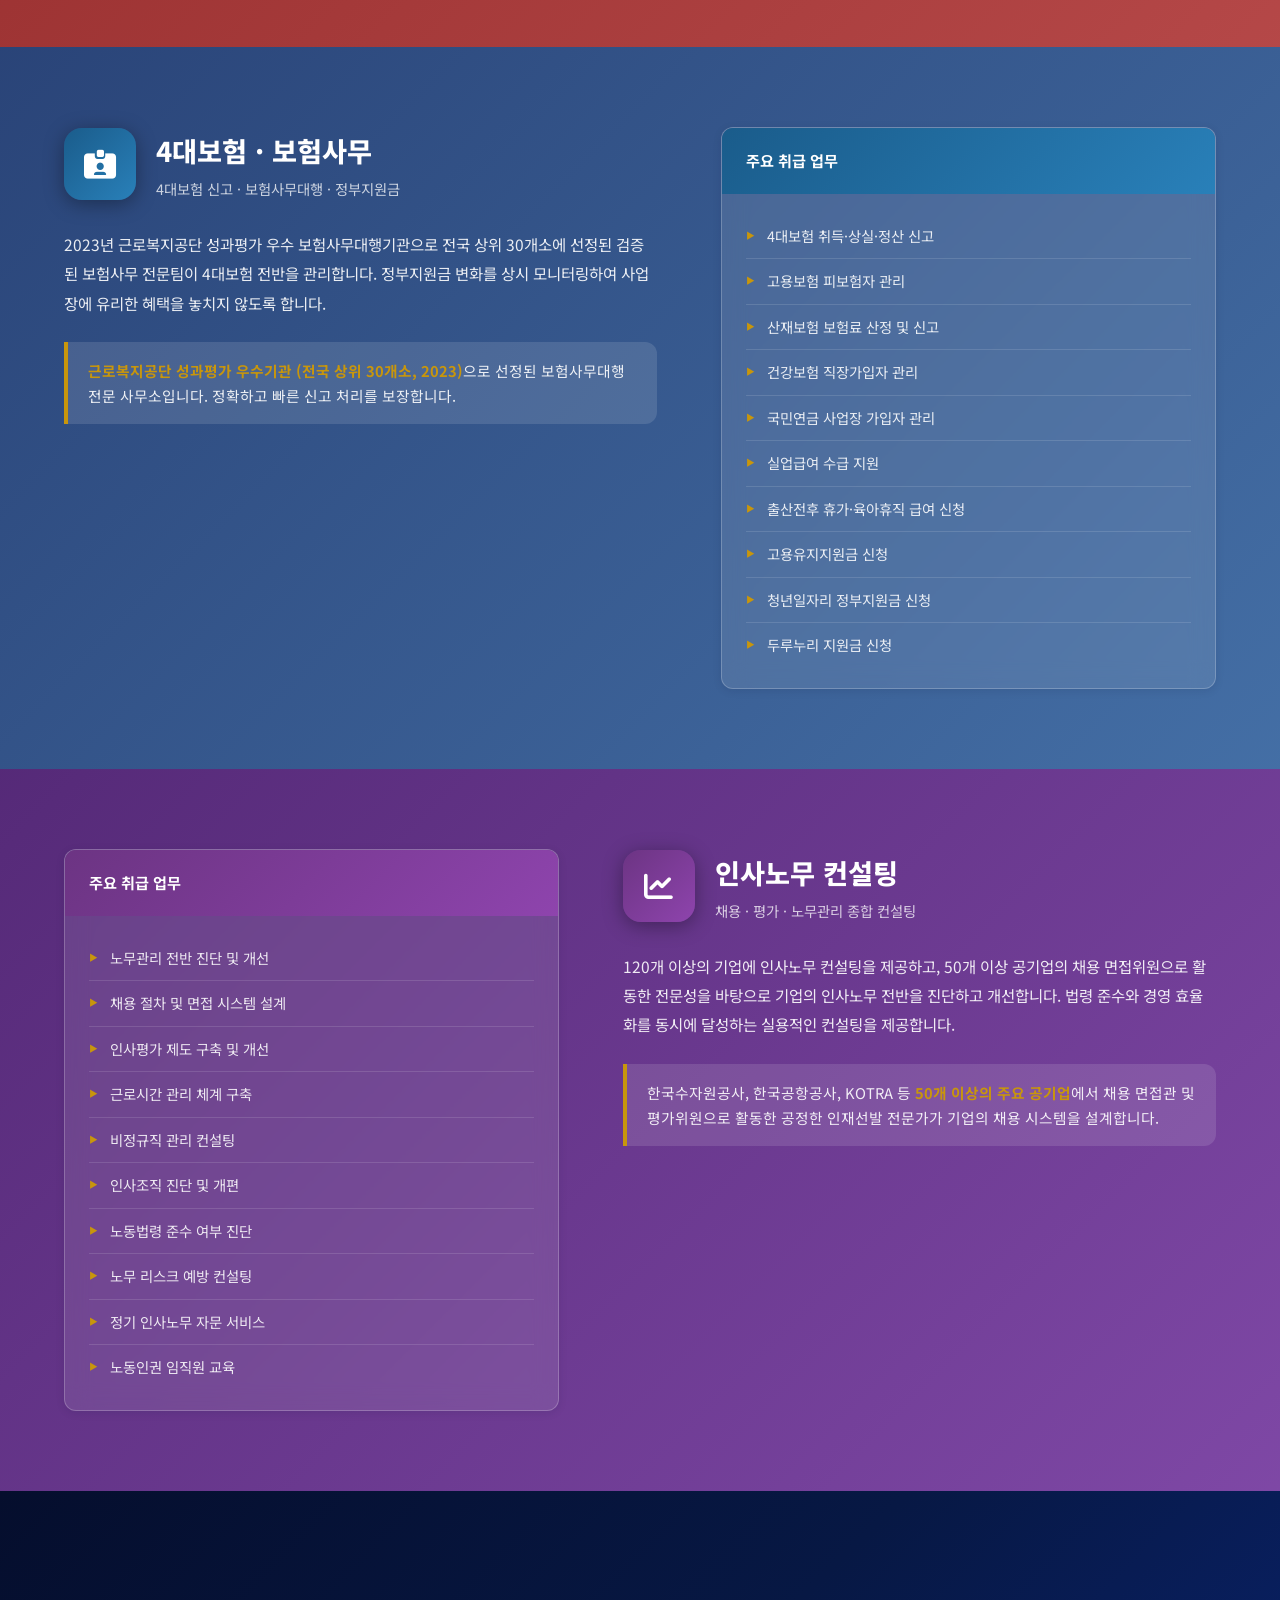
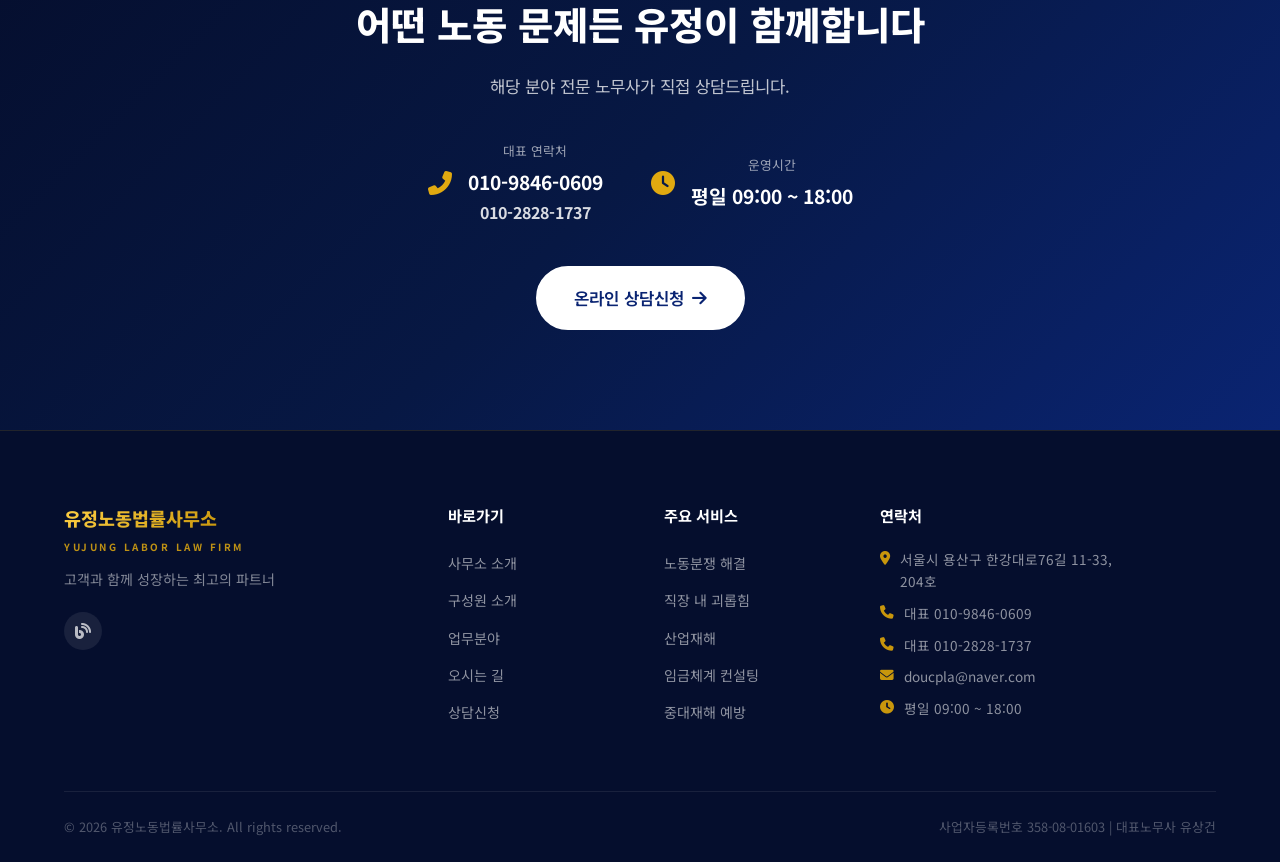
<file: services.html>
<!DOCTYPE html>
<html lang="ko">
<head>
    <meta charset="UTF-8">
    <meta name="viewport" content="width=device-width, initial-scale=1.0">
    <meta name="naver-site-verification" content="dcb75a116efa452d8e3e484ec9bee3fac7b5ec1a" />
    <title>업무분야 | 유정노동법률사무소</title>
    <meta name="description" content="노동분쟁 해결·직장내괴롭힘·산업재해·임금체계컨설팅·중대재해예방·취업규칙·4대보험·노무관리. 유정노동법률사무소 전문 공인노무사가 직접 처리합니다.">
    <meta name="keywords" content="노동분쟁, 부당해고, 직장내괴롭힘, 산업재해, 임금체계컨설팅, 중대재해예방, 취업규칙, 4대보험, 노무관리, 공인노무사, 유정노동법률사무소">
    <meta name="author" content="유정노동법률사무소">
    <meta name="robots" content="index, follow">

    <!-- Open Graph -->
    <meta property="og:type" content="website">
    <meta property="og:site_name" content="유정노동법률사무소">
    <meta property="og:title" content="업무분야 | 유정노동법률사무소">
    <meta property="og:description" content="노동분쟁·직장내괴롭힘·산업재해·임금체계컨설팅·중대재해예방 등 8개 전문분야. 공인노무사가 직접 처리합니다.">
    <meta property="og:url" content="https://www.yujung-labor.com/services.html">
    <meta property="og:image" content="images/team-photo.jpg">
    <meta property="og:locale" content="ko_KR">

    <!-- 구조화 데이터 -->
    <script type="application/ld+json">
    {
      "@context": "https://schema.org",
      "@type": "Service",
      "name": "유정노동법률사무소 업무분야",
      "provider": {
        "@type": "LegalService",
        "name": "유정노동법률사무소",
        "telephone": "010-9846-0609",
        "address": {
          "@type": "PostalAddress",
          "streetAddress": "한강대로76길 11-33, 204호",
          "addressLocality": "용산구",
          "addressRegion": "서울특별시",
          "addressCountry": "KR"
        }
      },
      "hasOfferCatalog": {
        "@type": "OfferCatalog",
        "name": "노무 전문 서비스",
        "itemListElement": [
          { "@type": "Offer", "itemOffered": { "@type": "Service", "name": "노동분쟁 해결" } },
          { "@type": "Offer", "itemOffered": { "@type": "Service", "name": "직장내괴롭힘 조사·예방" } },
          { "@type": "Offer", "itemOffered": { "@type": "Service", "name": "산업재해 처리" } },
          { "@type": "Offer", "itemOffered": { "@type": "Service", "name": "임금체계 컨설팅" } },
          { "@type": "Offer", "itemOffered": { "@type": "Service", "name": "중대재해예방 컨설팅" } },
          { "@type": "Offer", "itemOffered": { "@type": "Service", "name": "취업규칙·인사규정" } },
          { "@type": "Offer", "itemOffered": { "@type": "Service", "name": "4대보험·보험사무" } },
          { "@type": "Offer", "itemOffered": { "@type": "Service", "name": "노무관리 컨설팅" } }
        ]
      }
    }
    </script>

    <link rel="stylesheet" href="css/style.css">
    <link rel="stylesheet" href="css/pages.css">
    <link rel="preconnect" href="https://fonts.googleapis.com">
    <link href="https://fonts.googleapis.com/css2?family=Noto+Sans+KR:wght@300;400;500;600;700;900&display=swap" rel="stylesheet">
    <link rel="stylesheet" href="https://cdn.jsdelivr.net/npm/@fortawesome/fontawesome-free@6.4.0/css/all.min.css">
    <style>
        .service-nav-bar {
            position: sticky; top: var(--nav-h); z-index: 100;
            background: var(--white); border-bottom: 1px solid var(--gray-200);
            box-shadow: var(--shadow-sm);
        }
        .service-nav-inner {
            max-width: 1200px; margin: 0 auto; padding: 0 24px;
            display: flex; gap: 4px; overflow-x: auto;
        }
        .service-nav-btn {
            padding: 16px 20px; font-size: 0.88rem; font-weight: 600;
            color: var(--gray-500); white-space: nowrap; border: none;
            background: none; cursor: pointer; border-bottom: 3px solid transparent;
            transition: var(--transition); font-family: var(--font-main);
        }
        .service-nav-btn:hover { color: var(--primary); }
        .service-nav-btn.active { color: var(--primary); border-bottom-color: var(--accent); }

        .service-detail-block { 
            padding: 80px 0; border-bottom: none;
            scroll-margin-top: calc(var(--nav-h) + 56px);
            position: relative; overflow: hidden;
        }
        .service-detail-block:last-child { border-bottom: none; }
        .service-detail-block:last-child { border-bottom: none; }

        /* 배경 이미지 위에서 텍스트 컬러 오버라이드 */
        .service-detail-block.has-bg .service-detail-title { color: var(--white); }
        .service-detail-block.has-bg .service-detail-sub { color: rgba(255,255,255,0.75); }
        .service-detail-block.has-bg .service-desc-text { color: rgba(255,255,255,0.90); }
        .service-detail-block.has-bg .service-highlight {
            background: rgba(255,255,255,0.12);
            border-left-color: var(--accent);
            color: rgba(255,255,255,0.90);
        }
        .service-detail-block.has-bg .service-highlight strong { color: var(--accent); }
        .service-detail-block.has-bg .step-circle { background: var(--accent); }
        .service-detail-block.has-bg .step-content strong { color: var(--white); }
        .service-detail-block.has-bg .step-content p { color: rgba(255,255,255,0.72); }
        .service-detail-block.has-bg .service-detail-icon { box-shadow: 0 4px 20px rgba(0,0,0,0.35); }
        /* 우측 카드 박스 */
        .service-detail-block.has-bg .service-card-box {
            background: rgba(255,255,255,0.10);
            border: 1px solid rgba(255,255,255,0.22);
            backdrop-filter: blur(12px);
            -webkit-backdrop-filter: blur(12px);
        }
        .service-detail-block.has-bg .service-card-box-body { background: transparent; }
        .service-detail-block.has-bg .service-item-list li {
            color: rgba(255,255,255,0.88);
            border-bottom-color: rgba(255,255,255,0.12);
        }
        .service-detail-block.has-bg .service-item-list li::before { color: var(--accent); }

        /* 배경 이미지 위 콘텐츠 z-index */
        .service-detail-block > .container { position: relative; z-index: 2; }

        .service-main-grid {
            display: grid; grid-template-columns: 1.2fr 1fr; gap: 64px; align-items: start;
        }
        .service-main-grid.reverse { direction: rtl; }
        .service-main-grid.reverse > * { direction: ltr; }

        .service-detail-header {
            display: flex; align-items: center; gap: 20px; margin-bottom: 28px;
        }
        .service-detail-icon {
            width: 72px; height: 72px; border-radius: 18px;
            background: linear-gradient(135deg, var(--primary), var(--primary-light));
            display: flex; align-items: center; justify-content: center;
            font-size: 1.8rem; color: var(--white); flex-shrink: 0;
        }
        .service-detail-title { font-size: 1.7rem; font-weight: 800; color: var(--primary-dark); transition: color 0.3s; }
        .service-detail-sub { font-size: 0.9rem; color: var(--gray-500); margin-top: 4px; }

        .service-desc-text { 
            font-size: 0.97rem; color: var(--gray-700); line-height: 1.9; margin-bottom: 24px;
            transition: color 0.3s;
        }
        .service-highlight {
            background: linear-gradient(135deg, rgba(26,58,92,0.04), rgba(200,147,58,0.05));
            border-left: 4px solid var(--accent); padding: 16px 20px;
            border-radius: 0 var(--radius) var(--radius) 0; margin-bottom: 24px;
            font-size: 0.92rem; color: var(--gray-700); line-height: 1.7;
        }
        .service-highlight strong { color: var(--primary-dark); }

        .service-card-box {
            background: var(--white); border-radius: var(--radius);
            border: 1px solid var(--gray-200); overflow: hidden;
            box-shadow: var(--shadow-sm);
        }
        .service-card-box-header {
            background: var(--primary); padding: 20px 24px;
        }
        .service-card-box-header h4 {
            color: var(--white); font-size: 0.95rem; font-weight: 700;
        }
        .service-card-box-body { padding: 20px 24px; }
        .service-item-list { display: flex; flex-direction: column; gap: 0; }
        .service-item-list li {
            display: flex; align-items: flex-start; gap: 12px;
            padding: 10px 0; border-bottom: 1px solid var(--gray-100);
            font-size: 0.9rem; color: var(--gray-700);
        }
        .service-item-list li:last-child { border-bottom: none; }
        .service-item-list li::before {
            content: '▶'; color: var(--accent); font-size: 0.55rem;
            margin-top: 5px; flex-shrink: 0;
        }

        .process-steps {
            display: flex; flex-direction: column; gap: 16px; margin-top: 20px;
        }
        .process-step {
            display: flex; align-items: flex-start; gap: 16px;
        }
        .step-circle {
            width: 36px; height: 36px; border-radius: 50%;
            background: var(--accent); color: var(--white);
            display: flex; align-items: center; justify-content: center;
            font-size: 0.8rem; font-weight: 800; flex-shrink: 0;
        }
        .step-content strong { display: block; font-size: 0.9rem; font-weight: 700; color: var(--primary-dark); margin-bottom: 2px; }
        .step-content p { font-size: 0.84rem; color: var(--gray-500); }

        @media (max-width: 768px) {
            .service-main-grid { grid-template-columns: 1fr; gap: 32px; }
            .service-main-grid.reverse { direction: ltr; }
        }
    </style>
</head>
<body>
    <!-- 네비게이션 -->
    <nav class="navbar scrolled" id="navbar">
        <div class="nav-container">
            <a href="index.html" class="nav-logo">
                <img src="images/logo.png" alt="유정노동법률사무소 로고" class="nav-logo-emblem">
                <div class="nav-logo-text">
                    <span class="logo-kr">유정노동법률사무소</span>
                    <span class="logo-en-full">YUJUNG LABOR LAW FIRM</span>
                </div>
            </a>
            <ul class="nav-menu" id="navMenu">
                <li><a href="about.html" class="nav-link">사무소 소개</a></li>
                <li><a href="members.html" class="nav-link">구성원 소개</a></li>
                <li><a href="services.html" class="nav-link">업무분야</a></li>
                <li><a href="location.html" class="nav-link">오시는 길</a></li>
                <li><a href="consult.html" class="nav-link nav-cta">상담신청</a></li>
            </ul>
            <button class="hamburger" id="hamburger" aria-label="메뉴"><span></span><span></span><span></span></button>
        </div>
    </nav>

    <!-- 페이지 히어로 -->
    <div class="page-hero">
        <div class="container">
            <div class="page-hero-tag">PRACTICE AREAS</div>
            <h1 class="page-hero-title">업무분야</h1>
            <p class="page-hero-sub">복잡한 노동 환경에서 최적의 솔루션을 제공합니다</p>
            <nav class="breadcrumb">
                <a href="index.html">홈</a>
                <span class="separator">›</span>
                <span class="current">업무분야</span>
            </nav>
        </div>
    </div>

    <!-- 서비스 내비 바 -->
    <div class="service-nav-bar">
        <div class="service-nav-inner">
            <button class="service-nav-btn active" onclick="scrollToSection('dispute')">노동분쟁 해결</button>
            <button class="service-nav-btn" onclick="scrollToSection('harassment')">직장 내 괴롭힘</button>
            <button class="service-nav-btn" onclick="scrollToSection('industrial')">산업재해</button>
            <button class="service-nav-btn" onclick="scrollToSection('policy')">취업규칙 · 인사규정</button>
            <button class="service-nav-btn" onclick="scrollToSection('wage')">임금체계 컨설팅</button>
            <button class="service-nav-btn" onclick="scrollToSection('safety')">중대재해 예방</button>
            <button class="service-nav-btn" onclick="scrollToSection('insurance')">4대보험 · 보험사무</button>
            <button class="service-nav-btn" onclick="scrollToSection('consult')">인사노무 컨설팅</button>
        </div>
    </div>

    <!-- 서비스 상세 -->
    <section class="services-detail-section">

            <!-- 01. 노동분쟁 해결 -->
            <div class="service-detail-block has-bg" id="dispute">
            <div class="container">
                <div class="service-main-grid">
                    <div>
                        <div class="service-detail-header">
                            <div class="service-detail-icon"><i class="fas fa-balance-scale"></i></div>
                            <div>
                                <h2 class="service-detail-title">노동분쟁 해결</h2>
                                <p class="service-detail-sub">부당해고 · 임금체불 · 노동위원회 대리</p>
                            </div>
                        </div>
                        <p class="service-desc-text">
                            부당해고, 부당전보, 임금체불, 직장 내 차별 등 다양한 노동분쟁에서 사업주와 근로자 모두를 대리합니다.
                            노동위원회 심판 절차부터 행정소송까지 전 과정을 담당하며, 풍부한 실전 경험을 바탕으로
                            최선의 결과를 이끌어냅니다.
                        </p>
                        <div class="service-highlight">
                            <strong>중앙·서울노동위원회 국선노무사</strong>로 활동하며 쌓은 다수의 노동위원회 대리 경험을 통해
                            심판 절차와 판정 기준에 대한 깊은 이해를 바탕으로 유리한 전략을 수립합니다.
                        </div>
                        <div class="process-steps">
                            <div class="process-step">
                                <div class="step-circle">1</div>
                                <div class="step-content"><strong>사건 검토 및 전략 수립</strong><p>사실관계 확인, 관련 법령 검토, 최적 전략 수립</p></div>
                            </div>
                            <div class="process-step">
                                <div class="step-circle">2</div>
                                <div class="step-content"><strong>노동위원회 진정 · 신청</strong><p>구제신청서 작성, 증거자료 수집 및 제출</p></div>
                            </div>
                            <div class="process-step">
                                <div class="step-circle">3</div>
                                <div class="step-content"><strong>심판 기일 대리</strong><p>조사관 조사, 심문회의 직접 대리</p></div>
                            </div>
                            <div class="process-step">
                                <div class="step-circle">4</div>
                                <div class="step-content"><strong>재심 · 행정소송</strong><p>불복 시 재심 신청, 행정소송 연계 지원</p></div>
                            </div>
                        </div>
                    </div>
                    <div class="service-card-box">
                        <div class="service-card-box-header"><h4>주요 취급 업무</h4></div>
                        <div class="service-card-box-body">
                            <ul class="service-item-list">
                                <li>부당해고 · 부당정직 · 부당전보 구제신청</li>
                                <li>임금체불 진정 및 민사소송</li>
                                <li>부당노동행위 구제신청</li>
                                <li>차별적 처우 시정신청</li>
                                <li>해고예고수당 청구</li>
                                <li>퇴직금 · 연차수당 미지급 청구</li>
                                <li>노동위원회 심판 전 과정 대리</li>
                                <li>행정소송 및 민사소송 연계</li>
                                <li>고용노동부 진정 · 고소 대리</li>
                                <li>단체협약 해석 · 조정</li>
                            </ul>
                        </div>
                    </div>
                </div>
            </div></div>

            <!-- 02. 직장 내 괴롭힘 -->
            <div class="service-detail-block has-bg" id="harassment">
            <div class="container">
                <div class="service-main-grid reverse">
                    <div>
                        <div class="service-detail-header">
                            <div class="service-detail-icon" style="background:linear-gradient(135deg,#8B0000,#c0392b)"><i class="fas fa-shield-alt"></i></div>
                            <div>
                                <h2 class="service-detail-title">직장 내 괴롭힘</h2>
                                <p class="service-detail-sub">전문위원 경력 기반의 조사 · 예방 서비스</p>
                            </div>
                        </div>
                        <p class="service-desc-text">
                            2021년부터 서울관악지청 직장 내 괴롭힘 판단 전문위원으로 활동해온 신혜경 노무사가
                            직접 담당합니다. 실제 행정기관의 판단 기준을 정확히 파악하고 있어
                            기업의 사전 예방체계 구축과 사건 발생 후 처리까지 전 단계에서 전문적인 지원을 제공합니다.
                        </p>
                        <div class="service-highlight">
                            <strong>서울관악지청 직장 내 괴롭힘 판단 전문위원</strong> 신혜경 노무사의 현장 경험으로,
                            괴롭힘 해당 여부 판단, 조사보고서 작성, 피해자 보호조치까지 빈틈없는 서비스를 제공합니다.
                        </div>
                        <div class="process-steps">
                            <div class="process-step">
                                <div class="step-circle">1</div>
                                <div class="step-content"><strong>사건 접수 및 초기 상담</strong><p>피해자·가해자 분리, 신고 접수 체계 구축</p></div>
                            </div>
                            <div class="process-step">
                                <div class="step-circle">2</div>
                                <div class="step-content"><strong>사실조사 진행</strong><p>당사자·목격자 면담, 증거자료 검토</p></div>
                            </div>
                            <div class="process-step">
                                <div class="step-circle">3</div>
                                <div class="step-content"><strong>조사보고서 작성 · 판단</strong><p>괴롭힘 해당 여부 판단, 보고서 작성</p></div>
                            </div>
                            <div class="process-step">
                                <div class="step-circle">4</div>
                                <div class="step-content"><strong>후속 조치 · 예방교육</strong><p>징계, 피해자 보호, 재발방지 교육</p></div>
                            </div>
                        </div>
                    </div>
                    <div class="service-card-box">
                        <div class="service-card-box-header" style="background:#8B0000;"><h4>주요 취급 업무</h4></div>
                        <div class="service-card-box-body">
                            <ul class="service-item-list">
                                <li>직장 내 괴롭힘 사건 조사 및 사실관계 확인</li>
                                <li>피해자 보호조치 설계 및 이행 지원</li>
                                <li>조사보고서 작성 및 판단 의견 제시</li>
                                <li>가해자 징계 절차 지원</li>
                                <li>직장 내 괴롭힘 예방 규정 작성</li>
                                <li>임직원 예방교육 강의</li>
                                <li>신고 처리 절차 매뉴얼 구축</li>
                                <li>행정기관 신고 사건 대응</li>
                                <li>손해배상 청구 지원</li>
                                <li>심리적 안전망 구축 컨설팅</li>
                            </ul>
                        </div>
                    </div>
                </div>
            </div></div>

            <!-- 03. 산업재해 -->
            <div class="service-detail-block has-bg" id="industrial">
            <div class="container">
                <div class="service-main-grid">
                    <div>
                        <div class="service-detail-header">
                            <div class="service-detail-icon" style="background:linear-gradient(135deg,#e67e22,#d35400)"><i class="fas fa-hard-hat"></i></div>
                            <div>
                                <h2 class="service-detail-title">산업재해</h2>
                                <p class="service-detail-sub">산재 신청 · 재심사 · 행정소송 전문</p>
                            </div>
                        </div>
                        <p class="service-desc-text">
                            유상건 대표노무사는 쿠팡물류센터 사망사건 산재승인, 소음성난청 행정소송 승소,
                            배민라이더 패혈증 사망 산재승인 등 다수의 복잡한 산재사건을 성공적으로 처리한
                            산업재해 전문가입니다. 불승인 결정에도 재심사 청구 및 행정소송으로 끝까지 싸웁니다.
                        </p>
                        <div class="service-highlight">
                            일반 산재부터 <strong>사망사고, 직업성 질병, 출퇴근 재해</strong>까지 다양한 유형의 산재사건을
                            경험했습니다. 근로복지공단 심사에서 불승인을 받은 경우에도 재심사·행정소송으로
                            역전 승소한 실적이 다수 있습니다.
                        </div>
                        <div class="process-steps">
                            <div class="process-step">
                                <div class="step-circle">1</div>
                                <div class="step-content"><strong>산재 신청 가능성 검토</strong><p>업무관련성 분석, 신청 전략 수립</p></div>
                            </div>
                            <div class="process-step">
                                <div class="step-circle">2</div>
                                <div class="step-content"><strong>요양급여 신청</strong><p>신청서 작성, 의학자료 수집, 제출</p></div>
                            </div>
                            <div class="process-step">
                                <div class="step-circle">3</div>
                                <div class="step-content"><strong>심사 · 재심사 청구</strong><p>불승인 시 심사청구 및 재심사청구 대리</p></div>
                            </div>
                            <div class="process-step">
                                <div class="step-circle">4</div>
                                <div class="step-content"><strong>행정소송</strong><p>재심사 불복 시 행정소송 연계</p></div>
                            </div>
                        </div>
                    </div>
                    <div class="service-card-box">
                        <div class="service-card-box-header" style="background:linear-gradient(135deg,#e67e22,#d35400);"><h4>주요 취급 업무</h4></div>
                        <div class="service-card-box-body">
                            <ul class="service-item-list">
                                <li>요양급여 · 휴업급여 신청</li>
                                <li>장해급여 · 유족급여 청구</li>
                                <li>출퇴근 재해 산재 신청</li>
                                <li>직업성 질병 산재 신청 (암, 난청, 근골격계 등)</li>
                                <li>과로사 · 뇌심혈관계 질환 산재</li>
                                <li>정신질환 · 자살 업무상 재해</li>
                                <li>심사청구 · 재심사청구 대리</li>
                                <li>행정소송 연계 지원</li>
                                <li>제3자 손해배상 청구</li>
                                <li>산재보험료 감면 신청</li>
                            </ul>
                        </div>
                    </div>
                </div>
            </div></div>

            <!-- 04. 취업규칙 · 인사규정 -->
            <div class="service-detail-block has-bg" id="policy">
            <div class="container">
                <div class="service-main-grid reverse">
                    <div>
                        <div class="service-detail-header">
                            <div class="service-detail-icon" style="background:linear-gradient(135deg,#2c3e50,#34495e)"><i class="fas fa-file-contract"></i></div>
                            <div>
                                <h2 class="service-detail-title">취업규칙 · 인사규정</h2>
                                <p class="service-detail-sub">규정 작성 · 신고 · 변경 전문</p>
                            </div>
                        </div>
                        <p class="service-desc-text">
                            취업규칙, 인사규정, 복무규정, 보수규정, 성희롱 예방규정 등 사내 각종 규정을
                            법령에 맞게 체계적으로 작성하고 신고합니다. Citi Bank Korea, GS계열사 등
                            대기업 인사실무 경험을 바탕으로 실무에서 실제로 작동하는 규정을 만들어드립니다.
                        </p>
                        <div class="service-highlight">
                            단순 규정 작성에 그치지 않고, <strong>분쟁 발생 시의 리스크를 미리 차단</strong>하는
                            방향으로 설계합니다. 불이익 변경 동의 절차, 신고 절차까지 원스톱으로 처리합니다.
                        </div>
                    </div>
                    <div class="service-card-box">
                        <div class="service-card-box-header" style="background:#2c3e50;"><h4>주요 취급 업무</h4></div>
                        <div class="service-card-box-body">
                            <ul class="service-item-list">
                                <li>취업규칙 작성 · 변경 · 신고</li>
                                <li>인사규정 · 징계규정 작성</li>
                                <li>복무규정 · 보수규정 작성</li>
                                <li>직장 내 괴롭힘 예방 규정</li>
                                <li>성희롱 예방규정 작성</li>
                                <li>재택근무 · 유연근무 규정</li>
                                <li>불이익 변경 동의 절차 지원</li>
                                <li>근로계약서 작성 및 검토</li>
                                <li>근로조건 변경 협의 지원</li>
                                <li>규정 법령 적합성 진단</li>
                            </ul>
                        </div>
                    </div>
                </div>
            </div></div>

            <!-- 05. 임금체계 컨설팅 -->
            <div class="service-detail-block has-bg" id="wage">
            <div class="container">
                <div class="service-main-grid">
                    <div>
                        <div class="service-detail-header">
                            <div class="service-detail-icon" style="background:linear-gradient(135deg,#1a7a4a,#27ae60)"><i class="fas fa-coins"></i></div>
                            <div>
                                <h2 class="service-detail-title">임금체계 컨설팅</h2>
                                <p class="service-detail-sub">최저임금 · 통상임금 · 임금구조 최적화</p>
                            </div>
                        </div>
                        <p class="service-desc-text">
                            최저임금 위반 여부 검토, 통상임금 범위 확인, 각종 수당 체계 정비,
                            임금피크제 도입 지원 등 임금 관련 전반적인 컨설팅을 제공합니다.
                            임금체계 개편을 통해 불필요한 노무비용을 절감하면서도
                            근로자 사기를 높이는 균형 잡힌 구조를 설계합니다.
                        </p>
                        <div class="service-highlight">
                            <strong>120개 이상의 기업</strong>에 인사노무 컨설팅을 제공한 경험을 바탕으로,
                            기업 규모와 업종에 맞는 맞춤형 임금체계 솔루션을 제공합니다.
                        </div>
                    </div>
                    <div class="service-card-box">
                        <div class="service-card-box-header" style="background:linear-gradient(135deg,#1a7a4a,#27ae60);"><h4>주요 취급 업무</h4></div>
                        <div class="service-card-box-body">
                            <ul class="service-item-list">
                                <li>최저임금 적합성 검토 및 개선</li>
                                <li>통상임금 범위 확인 · 수당 정비</li>
                                <li>연장·야간·휴일수당 계산 체계 구축</li>
                                <li>임금피크제 도입 컨설팅</li>
                                <li>성과급 · 인센티브 체계 설계</li>
                                <li>포괄임금제 적법성 검토</li>
                                <li>직무급 · 직능급 전환 컨설팅</li>
                                <li>임금명세서 작성 의무 이행 지원</li>
                                <li>임금체계 개편 교섭 지원</li>
                                <li>노무비용 절감 방안 수립</li>
                            </ul>
                        </div>
                    </div>
                </div>
            </div></div>

            <!-- 06. 중대재해 예방 -->
            <div class="service-detail-block has-bg" id="safety">
            <div class="container">
                <div class="service-main-grid reverse">
                    <div>
                        <div class="service-detail-header">
                            <div class="service-detail-icon" style="background:linear-gradient(135deg,#c0392b,#e74c3c)"><i class="fas fa-exclamation-triangle"></i></div>
                            <div>
                                <h2 class="service-detail-title">중대재해 예방</h2>
                                <p class="service-detail-sub">중대재해처벌법 대응 · 안전보건체계 구축</p>
                            </div>
                        </div>
                        <p class="service-desc-text">
                            2022년 근로복지공단 중대재해처벌법 대응매뉴얼, 2023년 서울시여성가족재단
                            어린이집 중대재해 예방 및 대응 매뉴얼 등 공식 매뉴얼 집필 경력을 바탕으로
                            중대재해처벌법 시행에 따른 기업의 의무 이행을 체계적으로 지원합니다.
                        </p>
                        <div class="service-highlight">
                            <strong>2024년 중소기업 혁신바우처 수행기관(중대재해예방 특화)</strong>으로 선정되어
                            정부 공인 전문기관으로서의 역량을 인정받았습니다.
                            바우처 지원을 받아 컨설팅 비용을 절감할 수 있습니다.
                        </div>
                    </div>
                    <div class="service-card-box">
                        <div class="service-card-box-header" style="background:linear-gradient(135deg,#c0392b,#e74c3c);"><h4>주요 취급 업무</h4></div>
                        <div class="service-card-box-body">
                            <ul class="service-item-list">
                                <li>중대재해처벌법 의무 이행 진단</li>
                                <li>안전보건관리체계 구축 지원</li>
                                <li>위험성평가 실시 지원</li>
                                <li>안전보건교육 계획 수립</li>
                                <li>중대재해 예방 매뉴얼 작성</li>
                                <li>사고 발생 시 대응 절차 수립</li>
                                <li>도급·수급 관계 안전관리 컨설팅</li>
                                <li>경영책임자 의무이행 체크리스트</li>
                                <li>중소기업 혁신바우처 연계 지원</li>
                                <li>수사·조사 대응 지원</li>
                            </ul>
                        </div>
                    </div>
                </div>
            </div></div>

            <!-- 07. 4대보험 -->
            <div class="service-detail-block has-bg" id="insurance">
            <div class="container">
                <div class="service-main-grid">
                    <div>
                        <div class="service-detail-header">
                            <div class="service-detail-icon" style="background:linear-gradient(135deg,#1a5c8b,#2980b9)"><i class="fas fa-id-card-alt"></i></div>
                            <div>
                                <h2 class="service-detail-title">4대보험 · 보험사무</h2>
                                <p class="service-detail-sub">4대보험 신고 · 보험사무대행 · 정부지원금</p>
                            </div>
                        </div>
                        <p class="service-desc-text">
                            2023년 근로복지공단 성과평가 우수 보험사무대행기관으로 전국 상위 30개소에
                            선정된 검증된 보험사무 전문팀이 4대보험 전반을 관리합니다.
                            정부지원금 변화를 상시 모니터링하여 사업장에 유리한 혜택을 놓치지 않도록 합니다.
                        </p>
                        <div class="service-highlight">
                            <strong>근로복지공단 성과평가 우수기관 (전국 상위 30개소, 2023)</strong>으로 선정된
                            보험사무대행 전문 사무소입니다. 정확하고 빠른 신고 처리를 보장합니다.
                        </div>
                    </div>
                    <div class="service-card-box">
                        <div class="service-card-box-header" style="background:linear-gradient(135deg,#1a5c8b,#2980b9);"><h4>주요 취급 업무</h4></div>
                        <div class="service-card-box-body">
                            <ul class="service-item-list">
                                <li>4대보험 취득·상실·정산 신고</li>
                                <li>고용보험 피보험자 관리</li>
                                <li>산재보험 보험료 산정 및 신고</li>
                                <li>건강보험 직장가입자 관리</li>
                                <li>국민연금 사업장 가입자 관리</li>
                                <li>실업급여 수급 지원</li>
                                <li>출산전후 휴가·육아휴직 급여 신청</li>
                                <li>고용유지지원금 신청</li>
                                <li>청년일자리 정부지원금 신청</li>
                                <li>두루누리 지원금 신청</li>
                            </ul>
                        </div>
                    </div>
                </div>
            </div></div>

            <!-- 08. 인사노무 컨설팅 -->
            <div class="service-detail-block has-bg" id="consult">
            <div class="container">
                <div class="service-main-grid reverse">
                    <div>
                        <div class="service-detail-header">
                            <div class="service-detail-icon" style="background:linear-gradient(135deg,#6c3483,#8e44ad)"><i class="fas fa-chart-line"></i></div>
                            <div>
                                <h2 class="service-detail-title">인사노무 컨설팅</h2>
                                <p class="service-detail-sub">채용 · 평가 · 노무관리 종합 컨설팅</p>
                            </div>
                        </div>
                        <p class="service-desc-text">
                            120개 이상의 기업에 인사노무 컨설팅을 제공하고, 50개 이상 공기업의 채용 면접위원으로
                            활동한 전문성을 바탕으로 기업의 인사노무 전반을 진단하고 개선합니다.
                            법령 준수와 경영 효율화를 동시에 달성하는 실용적인 컨설팅을 제공합니다.
                        </p>
                        <div class="service-highlight">
                            한국수자원공사, 한국공항공사, KOTRA 등 <strong>50개 이상의 주요 공기업</strong>에서
                            채용 면접관 및 평가위원으로 활동한 공정한 인재선발 전문가가 기업의 채용 시스템을 설계합니다.
                        </div>
                    </div>
                    <div class="service-card-box">
                        <div class="service-card-box-header" style="background:linear-gradient(135deg,#6c3483,#8e44ad);"><h4>주요 취급 업무</h4></div>
                        <div class="service-card-box-body">
                            <ul class="service-item-list">
                                <li>노무관리 전반 진단 및 개선</li>
                                <li>채용 절차 및 면접 시스템 설계</li>
                                <li>인사평가 제도 구축 및 개선</li>
                                <li>근로시간 관리 체계 구축</li>
                                <li>비정규직 관리 컨설팅</li>
                                <li>인사조직 진단 및 개편</li>
                                <li>노동법령 준수 여부 진단</li>
                                <li>노무 리스크 예방 컨설팅</li>
                                <li>정기 인사노무 자문 서비스</li>
                                <li>노동인권 임직원 교육</li>
                            </ul>
                        </div>
                    </div>
                </div>
            </div>

                </div>
            </div></div>

    </section>

    <!-- CTA -->
    <section class="cta-section">
        <div class="container">
            <div class="cta-content">
                <h2 class="cta-title">어떤 노동 문제든 유정이 함께합니다</h2>
                <p class="cta-desc">해당 분야 전문 노무사가 직접 상담드립니다.</p>
                <div class="cta-contact">
                    <div class="cta-phone">
                        <i class="fas fa-phone-alt"></i>
                        <div>
                            <span class="cta-label">대표 연락처</span>
                            <a href="tel:010-9846-0609" class="cta-number">010-9846-0609</a>
                            <a href="tel:010-2828-1737" class="cta-number" style="font-size:1rem;color:rgba(255,255,255,0.85);">010-2828-1737</a>
                        </div>
                    </div>
                    <div class="cta-phone">
                        <i class="fas fa-clock"></i>
                        <div>
                            <span class="cta-label">운영시간</span>
                            <span class="cta-number">평일 09:00 ~ 18:00</span>
                        </div>
                    </div>
                </div>
                <a href="consult.html" class="btn btn-white btn-lg">온라인 상담신청 <i class="fas fa-arrow-right"></i></a>
            </div>
        </div>
    </section>

    <!-- 푸터 -->
    <footer class="footer">
        <div class="container">
            <div class="footer-grid">
                <div class="footer-brand">
                    <div class="footer-logo"><span class="footer-logo-kr">유정노동법률사무소</span><span class="footer-logo-en">YUJUNG LABOR LAW FIRM</span></div>
                    <p class="footer-slogan">고객과 함께 성장하는 최고의 파트너</p>
                    <div class="footer-social">
                        <a href="https://blog.naver.com/creator0327" target="_blank" aria-label="블로그"><i class="fas fa-blog"></i></a>
                    </div>
                </div>
                <div class="footer-nav">
                    <h4>바로가기</h4>
                    <ul>
                        <li><a href="about.html">사무소 소개</a></li>
                        <li><a href="members.html">구성원 소개</a></li>
                        <li><a href="services.html">업무분야</a></li>
                        <li><a href="location.html">오시는 길</a></li>
                        <li><a href="consult.html">상담신청</a></li>
                    </ul>
                </div>
                <div class="footer-services">
                    <h4>주요 서비스</h4>
                    <ul>
                        <li><a href="#dispute">노동분쟁 해결</a></li>
                        <li><a href="#harassment">직장 내 괴롭힘</a></li>
                        <li><a href="#industrial">산업재해</a></li>
                        <li><a href="#wage">임금체계 컨설팅</a></li>
                        <li><a href="#safety">중대재해 예방</a></li>
                    </ul>
                </div>
                <div class="footer-contact">
                    <h4>연락처</h4>
                    <div class="footer-info">
                        <p><i class="fas fa-map-marker-alt"></i> 서울시 용산구 한강대로76길 11-33,<br>204호</p>
                        <p><i class="fas fa-phone"></i> 대표 010-9846-0609</p>
                        <p><i class="fas fa-phone"></i> 대표 010-2828-1737</p>
                        <p><i class="fas fa-envelope"></i> doucpla@naver.com</p>
                        <p><i class="fas fa-clock"></i> 평일 09:00 ~ 18:00</p>
                    </div>
                </div>
            </div>
            <div class="footer-bottom">
                <p>&copy; 2026 유정노동법률사무소. All rights reserved.</p>
                <p class="footer-reg">사업자등록번호 358-08-01603 | 대표노무사 유상건</p>
            </div>
        </div>
    </footer>

    <script src="js/main.js"></script>
    <script>
        function scrollToSection(id) {
            const el = document.getElementById(id);
            if (el) {
                const offset = 72 + 56;
                const top = el.getBoundingClientRect().top + window.scrollY - offset;
                window.scrollTo({ top, behavior: 'smooth' });
            }
            document.querySelectorAll('.service-nav-btn').forEach(b => b.classList.remove('active'));
            event.target.classList.add('active');
        }
        // 스크롤 시 활성 탭 자동 변경
        const sections = ['dispute','harassment','industrial','policy','wage','safety','insurance','consult'];
        window.addEventListener('scroll', () => {
            const scrollY = window.scrollY + 150;
            sections.forEach((id, i) => {
                const el = document.getElementById(id);
                if (el && el.offsetTop <= scrollY && (i === sections.length-1 || document.getElementById(sections[i+1]).offsetTop > scrollY)) {
                    document.querySelectorAll('.service-nav-btn').forEach((b, j) => {
                        b.classList.toggle('active', j === i);
                    });
                }
            });
        }, { passive: true });
    </script>
</body>
</html>
</file>
<file: css/style.css>
/* ============================
   유정노동법률사무소 - 메인 CSS
   ============================ */

/* ---- 리셋 & 기본 ---- */
*, *::before, *::after { box-sizing: border-box; margin: 0; padding: 0; }

:root {
    /* ── 네이비 블루 (강한 파란색 기준) ── */
    --primary:       #0a2472;   /* 메인 네이비 – 더 선명한 블루 */
    --primary-dark:  #050e2d;   /* 딥 네이비 (히어로·CTA 배경) */
    --primary-light: #1740a8;   /* 라이트 네이비 */
    --primary-mid:   #071844;   /* 중간 네이비 */

    /* ── 순금색 (로고 엠블럼 – 정통 골드) ── */
    --accent:        #c8960c;   /* 정통 골드 */
    --accent-light:  #e0a910;   /* 밝은 골드 */
    --accent-dark:   #9e7208;   /* 딥 골드 */
    --accent-shine:  #ffd045;   /* 하이라이트 골드 */

    --white:    #ffffff;
    --off-white: #f4f7fc;
    --gray-100: #eceff7;
    --gray-200: #dae0ee;
    --gray-300: #bfc9dc;
    --gray-500: #7a8ba4;
    --gray-700: #384d68;
    --gray-900: #0e1c2f;

    --font-main: 'Noto Sans KR', sans-serif;
    --shadow-sm: 0 2px 8px rgba(7,22,48,0.10);
    --shadow-md: 0 8px 30px rgba(7,22,48,0.15);
    --shadow-lg: 0 20px 60px rgba(7,22,48,0.22);
    --radius: 12px;
    --radius-lg: 20px;
    --nav-h: 80px;
    --transition: all 0.3s ease;
}

html { scroll-behavior: smooth; font-size: 16px; }
body { font-family: var(--font-main); color: var(--gray-900); background: var(--white); line-height: 1.7; overflow-x: hidden; }
a { text-decoration: none; color: inherit; transition: var(--transition); }
img { max-width: 100%; display: block; }
ul { list-style: none; }

.container { max-width: 1200px; margin: 0 auto; padding: 0 24px; }

/* ---- 스크롤바 ---- */
::-webkit-scrollbar { width: 6px; }
::-webkit-scrollbar-track { background: var(--gray-100); }
::-webkit-scrollbar-thumb { background: var(--primary-light); border-radius: 3px; }

/* ---- 버튼 ---- */
.btn {
    display: inline-flex; align-items: center; gap: 8px;
    padding: 13px 28px; border-radius: 50px;
    font-size: 0.95rem; font-weight: 600; font-family: var(--font-main);
    cursor: pointer; border: 2px solid transparent;
    transition: var(--transition); white-space: nowrap;
}
.btn-lg { padding: 16px 36px; font-size: 1.05rem; }
.btn-primary { background: var(--accent); color: var(--white); border-color: var(--accent); }
.btn-primary:hover { background: var(--accent-light); border-color: var(--accent-light); transform: translateY(-2px); box-shadow: 0 8px 20px rgba(200,147,58,0.3); }
.btn-outline { background: transparent; color: var(--white); border-color: rgba(255,255,255,0.7); }
.btn-outline:hover { background: rgba(255,255,255,0.15); border-color: var(--white); }
.btn-outline-dark { background: transparent; color: var(--primary); border-color: var(--primary); }
.btn-outline-dark:hover { background: var(--primary); color: var(--white); transform: translateY(-2px); }
.btn-white { background: var(--white); color: var(--primary); border-color: var(--white); }
.btn-white:hover { background: var(--off-white); transform: translateY(-2px); box-shadow: 0 8px 20px rgba(0,0,0,0.15); }
.btn-sm { padding: 9px 20px; font-size: 0.85rem; }

/* ---- 섹션 공통 ---- */
.section-header { text-align: center; margin-bottom: 56px; }
.section-tag { 
    display: inline-block; font-size: 0.75rem; font-weight: 700; letter-spacing: 3px;
    color: var(--accent); background: rgba(200,147,58,0.1); 
    padding: 6px 16px; border-radius: 50px; margin-bottom: 16px;
}
.section-title { font-size: clamp(1.8rem, 3vw, 2.5rem); font-weight: 700; color: var(--primary-dark); line-height: 1.3; margin-bottom: 16px; }
.section-subtitle { font-size: 1.05rem; color: var(--gray-500); }
.text-accent { color: var(--accent); }

/* ==================
   네비게이션
   ================== */
.navbar {
    position: fixed; top: 0; left: 0; right: 0; z-index: 1000;
    height: var(--nav-h); background: transparent;
    transition: background 0.4s ease, box-shadow 0.4s ease;
}
.navbar.scrolled {
    background: rgba(255,255,255,0.97);
    box-shadow: var(--shadow-sm);
    backdrop-filter: blur(10px);
}
.navbar.scrolled .nav-logo,
.navbar.scrolled .nav-link { color: var(--primary-dark); }
.navbar.scrolled .logo-accent { color: var(--accent); }
.navbar.scrolled .hamburger span { background: var(--primary-dark); }

.nav-container { max-width: 1200px; margin: 0 auto; padding: 0 24px; height: 100%; display: flex; align-items: center; justify-content: space-between; }

/* ── 로고 ── */
.nav-logo {
    display: flex; align-items: center; gap: 10px;
    text-decoration: none; flex-shrink: 0;
}
.nav-logo-emblem {
    width: 62px; height: 62px; border-radius: 0; object-fit: contain;
    flex-shrink: 0; transition: var(--transition);
    filter: drop-shadow(0 3px 12px rgba(200,150,12,0.6));
}
.navbar.scrolled .nav-logo-emblem {
    width: 54px; height: 54px;
    filter: drop-shadow(0 2px 6px rgba(200,150,12,0.35));
}
.nav-logo-text { display: flex; flex-direction: column; gap: 1px; }
.logo-kr {
    font-size: 1.05rem; font-weight: 800; line-height: 1;
    color: var(--white); letter-spacing: -0.3px;
    background: linear-gradient(135deg, #ffd045 0%, #c8960c 40%, #e0a910 70%, #ffd045 100%);
    -webkit-background-clip: text; -webkit-text-fill-color: transparent;
    background-clip: text;
}
.logo-en-full {
    font-size: 0.58rem; font-weight: 700; letter-spacing: 2.5px;
    color: rgba(255,255,255,0.55); text-transform: uppercase; line-height: 1;
}
.navbar.scrolled .logo-kr {
    background: linear-gradient(135deg, #9e7208 0%, #c8960c 50%, #e0a910 100%);
    -webkit-background-clip: text; -webkit-text-fill-color: transparent;
    background-clip: text;
}
.navbar.scrolled .logo-en-full { color: rgba(13,43,94,0.5); }

.nav-menu { display: flex; align-items: center; gap: 8px; }
.nav-link { 
    color: rgba(255,255,255,0.9); font-size: 0.95rem; font-weight: 500;
    padding: 8px 16px; border-radius: 8px; transition: var(--transition);
}
.nav-link:hover { color: var(--accent-light); background: rgba(255,255,255,0.1); }
.nav-link.active { color: var(--accent); }
.nav-cta { 
    background: var(--accent); color: var(--white) !important; 
    border-radius: 50px; padding: 10px 22px; font-weight: 700;
}
.nav-cta:hover { background: var(--accent-light) !important; transform: translateY(-1px); box-shadow: 0 4px 12px rgba(201,162,39,0.35); }
.navbar.scrolled .nav-cta { color: var(--white) !important; }

.hamburger { display: none; flex-direction: column; gap: 5px; background: none; border: none; cursor: pointer; padding: 4px; }
.hamburger span { display: block; width: 24px; height: 2px; background: var(--white); border-radius: 2px; transition: var(--transition); }

/* ==================
   히어로 섹션
   ================== */
.hero {
    min-height: 100vh; position: relative;
    display: flex; align-items: center; justify-content: center;
    overflow: hidden; padding: calc(var(--nav-h) + 40px) 24px 80px;
    background: var(--primary-dark);
}

/* 빌딩 슬라이드쇼 */
.hero-slideshow {
    position: absolute; inset: 0; z-index: 0; overflow: hidden;
}
.hero-slide {
    position: absolute; inset: 0;
    background-size: cover; background-position: center;
    opacity: 0; transition: opacity 1.8s ease-in-out;
    animation: heroZoom 8s ease-in-out infinite;
}
.hero-slide.active { opacity: 1; }

/* 도시 빌딩 이미지 변화는 JS에서 관리 */
.hero-slide-1 { background-image: url('../images/hero-slide-1.jpg'); background-color: #0a1929; }
.hero-slide-2 { background-image: url('../images/hero-slide-2.jpg'); background-color: #0d1f33; }
.hero-slide-3 { background-image: url('../images/hero-slide-3.jpg'); background-color: #111827; }
.hero-slide-4 { background-image: url('../images/hero-slide-4.jpg'); background-color: #0e2139; }

@keyframes heroZoom {
    0%   { transform: scale(1.0); }
    50%  { transform: scale(1.07); }
    100% { transform: scale(1.0); }
}

.hero-bg-overlay {
    position: absolute; inset: 0; z-index: 1;
    background: 
        linear-gradient(to bottom, rgba(3,10,28,0.85) 0%, rgba(6,18,48,0.55) 50%, rgba(3,10,28,0.90) 100%),
        radial-gradient(ellipse at 20% 50%, rgba(201,162,39,0.08) 0%, transparent 60%);
}
.hero-particles {
    position: absolute; inset: 0; z-index: 2; overflow: hidden;
}
.particle {
    position: absolute; width: 2px; height: 2px; background: rgba(255,255,255,0.4);
    border-radius: 50%; animation: float-up linear infinite;
}
@keyframes float-up {
    0% { transform: translateY(100vh) scale(0); opacity: 0; }
    10% { opacity: 1; }
    90% { opacity: 0.5; }
    100% { transform: translateY(-10vh) scale(1); opacity: 0; }
}

/* 히어로 슬라이드 인디케이터 */
.hero-indicators {
    position: absolute; bottom: 80px; left: 50%; transform: translateX(-50%);
    display: flex; gap: 8px; z-index: 10;
}
.hero-dot {
    width: 8px; height: 8px; border-radius: 50%;
    background: rgba(255,255,255,0.35); border: none; cursor: pointer;
    transition: all 0.3s ease; padding: 0;
}
.hero-dot.active {
    background: var(--accent-light); width: 24px; border-radius: 4px;
}

/* 히어로 콘텐츠 z-index 조정 */
.hero-content { position: relative; z-index: 5; text-align: center; max-width: 800px; width: 100%; }

.hero-badges {
    display: flex; flex-wrap: wrap; gap: 10px;
    justify-content: center; margin-bottom: 28px;
}
.hero-badge {
    display: inline-flex; align-items: center; gap: 8px;
    background: rgba(200,147,58,0.2); border: 1px solid rgba(200,147,58,0.4);
    color: var(--accent-light); font-size: 0.85rem; font-weight: 600;
    padding: 8px 18px; border-radius: 50px;
}

.hero-title {
    font-size: clamp(2.8rem, 6vw, 4.5rem); font-weight: 900; color: var(--white);
    line-height: 1.15; margin-bottom: 24px; letter-spacing: -1px;
}
.hero-accent { color: var(--accent-light); }

.hero-desc { font-size: clamp(1rem, 1.5vw, 1.15rem); color: rgba(255,255,255,0.85); line-height: 1.8; margin-bottom: 36px; }
.hero-desc strong { color: var(--accent-light); }

.hero-actions { display: flex; gap: 16px; justify-content: center; flex-wrap: wrap; margin-bottom: 60px; }

.hero-stats { 
    display: flex; align-items: center; justify-content: center; gap: 0;
    background: rgba(255,255,255,0.08); backdrop-filter: blur(10px);
    border: 1px solid rgba(255,255,255,0.15); border-radius: 16px;
    padding: 24px 40px; flex-wrap: wrap; gap: 0;
}
.stat-item { text-align: center; padding: 0 32px; }
.stat-num { font-size: 2rem; font-weight: 900; color: var(--accent-light); }
.stat-unit { font-size: 1.2rem; font-weight: 700; color: var(--accent-light); }
.stat-label { display: block; font-size: 0.8rem; color: rgba(255,255,255,0.7); margin-top: 4px; font-weight: 500; }
.stat-divider { width: 1px; height: 48px; background: rgba(255,255,255,0.2); }

.hero-scroll {
    position: absolute; bottom: 32px; left: 50%; transform: translateX(-50%);
    display: flex; flex-direction: column; align-items: center; gap: 8px;
    color: rgba(255,255,255,0.5); font-size: 0.75rem; letter-spacing: 1px;
    animation: bounce 2s infinite; z-index: 5;
}
@keyframes bounce {
    0%, 100% { transform: translateX(-50%) translateY(0); }
    50% { transform: translateX(-50%) translateY(6px); }
}

/* ==================
   단체사진 섹션
   ================== */
.team-photo-section {
    padding: 0;
    background: var(--white);
    overflow: hidden;
}
.team-photo-wrapper {
    display: grid;
    grid-template-columns: 62vw 1fr;
    gap: 0;
    align-items: stretch;
    min-height: 720px;
}
.team-photo-img {
    position: relative;
    overflow: hidden;
    border-radius: 0;
    box-shadow: none;
    background: #e8ecf3;   /* 사진 배경과 유사한 밝은 회색 */
}
.team-photo-img img {
    width: 100%;
    height: 100%;
    min-height: 720px;
    object-fit: contain;          /* 3명 전원 잘림 없이 표시 */
    object-position: center center;
    display: block;
    padding: 16px 0;              /* 위아래 여백으로 자연스럽게 */
}
/* 페이드 오버레이 완전 제거 — 세 명 모두 선명하게 표시 */
.team-photo-img::after { display: none; }
.team-photo-img::before { display: none; }

.team-photo-content {
    padding: 80px 64px 80px 48px;
    display: flex;
    flex-direction: column;
    justify-content: center;
    background: var(--white);
}
.team-photo-content .section-tag { display: block; text-align: left; margin-bottom: 16px; }
.team-photo-content .section-title { text-align: left; font-size: clamp(1.5rem, 2.5vw, 2rem); }
.section-desc { color: var(--gray-700); font-size: 1rem; line-height: 1.8; margin: 20px 0 28px; }
.section-desc strong { color: var(--primary); }

.team-features { margin-bottom: 32px; }
.team-features li {
    display: flex; align-items: center; gap: 12px;
    color: var(--gray-700); padding: 10px 0; border-bottom: 1px solid var(--gray-100); font-size: 0.95rem;
}
.team-features li:last-child { border-bottom: none; }
.team-features li i { color: var(--accent); font-size: 1rem; flex-shrink: 0; }

/* ==================
   인사말 섹션
   ================== */
.greeting-section {
    padding: 80px 0;
    background: linear-gradient(135deg, var(--primary-dark) 0%, var(--primary-mid) 60%, var(--primary) 100%);
}
.greeting-inner { max-width: 800px; margin: 0 auto; text-align: center; padding: 0 24px; }
.quote-mark { font-size: 6rem; color: var(--accent); line-height: 0.5; margin-bottom: 16px; font-family: Georgia, serif; }
.greeting-quote {
    font-size: clamp(1.3rem, 2.5vw, 1.8rem); font-weight: 700; color: var(--white);
    line-height: 1.5; margin-bottom: 24px; font-style: italic;
}
.greeting-text { color: rgba(255,255,255,0.8); font-size: 1rem; line-height: 1.9; margin-bottom: 36px; }
.greeting-signature { display: flex; flex-direction: column; align-items: center; gap: 4px; }
.sig-role { font-size: 0.85rem; color: rgba(255,255,255,0.6); letter-spacing: 2px; }
.sig-name { font-size: 1.4rem; font-weight: 700; color: var(--accent-light); letter-spacing: 4px; }

/* ==================
   서비스 섹션
   ================== */
.services-section {
    padding: 100px 0;
    background: var(--off-white);
    position: relative;
    overflow: hidden;
}
/* 단일 배경 이미지 – 계약서/서류 사진을 전면에 흐리게 */
.services-section::before {
    content: '';
    position: absolute; inset: 0; z-index: 0;
    background-image: url('../images/bg-services-section.jpg');
    background-size: cover;
    background-position: center center;
    opacity: 0.06;
    pointer-events: none;
    filter: blur(2px) grayscale(30%);
}
.services-section .container { position: relative; z-index: 1; max-width: 1400px; }
.services-grid { display: grid; grid-template-columns: repeat(3, 1fr); gap: 28px; }
.services-grid-bottom { grid-template-columns: repeat(4, 1fr); margin-top: 28px; }

/* 7개 카드: 1행 3개 + 2행 4개 */
.services-grid-7 { display: flex; flex-direction: column; gap: 24px; }
.services-row-3 { display: grid; grid-template-columns: repeat(3, 1fr); gap: 24px; }
.services-row-4 { display: grid; grid-template-columns: repeat(4, 1fr); gap: 20px; }

.service-card {
    background: rgba(255,255,255,0.96);
    backdrop-filter: blur(8px);
    border-radius: var(--radius);
    padding: 40px 32px; transition: var(--transition);
    border: 1px solid var(--gray-200); position: relative; overflow: hidden;
    box-shadow: 0 2px 16px rgba(10,36,114,0.06);
    min-width: 0; /* grid overflow 방지 */
    word-break: keep-all;
}
/* 2행 4개 카드: padding 축소 */
.services-row-4 .service-card {
    padding: 28px 22px;
}
.services-row-4 .service-card h3 {
    font-size: 1rem;
    margin-bottom: 10px;
}
.services-row-4 .service-card p {
    font-size: 0.82rem;
    line-height: 1.6;
}
.services-row-4 .service-icon {
    width: 52px;
    height: 52px;
    font-size: 1.25rem;
    margin-bottom: 16px;
}
.service-card::before {
    content: ''; position: absolute; top: 0; left: 0; right: 0; height: 3px;
    background: linear-gradient(90deg, var(--accent), var(--primary-light));
    transform: scaleX(0); transform-origin: left; transition: transform 0.4s ease;
}
.service-card:hover { transform: translateY(-8px); box-shadow: var(--shadow-lg); border-color: transparent; }
.service-card:hover::before { transform: scaleX(1); }
.service-card:hover .service-icon { color: var(--white); }

/* ── 카드 상단 포인트 라인 색상 (카드별 변주) ── */
.service-card--1::before { background: linear-gradient(90deg, #0a2472, #1740a8); }
.service-card--2::before { background: linear-gradient(90deg, #1740a8, #2255cc); }
.service-card--3::before { background: linear-gradient(90deg, #c8960c, #e0a910); }
.service-card--4::before { background: linear-gradient(90deg, #0a2472, #c8960c); }
.service-card--5::before { background: linear-gradient(90deg, #2255cc, #1740a8); }
.service-card--6::before { background: linear-gradient(90deg, #c8960c, #0a2472); }

/* ── 아이콘 박스 배경 (6가지 톤) ── */
.service-icon {
    width: 64px; height: 64px; border-radius: 16px;
    display: flex; align-items: center; justify-content: center;
    font-size: 1.5rem; margin-bottom: 24px; transition: var(--transition);
    box-shadow: 0 4px 12px rgba(10,36,114,0.12);
}

/* 1 – 딥 네이비 */
.service-card--1 .service-icon {
    background: linear-gradient(135deg, rgba(10,36,114,0.12), rgba(10,36,114,0.20));
    color: #0a2472;
}
.service-card--1:hover .service-icon { background: #0a2472; color: var(--white); }

/* 2 – 미드 블루 */
.service-card--2 .service-icon {
    background: linear-gradient(135deg, rgba(23,64,168,0.10), rgba(23,64,168,0.18));
    color: #1740a8;
}
.service-card--2:hover .service-icon { background: #1740a8; color: var(--white); }

/* 3 – 골드 */
.service-card--3 .service-icon {
    background: linear-gradient(135deg, rgba(200,150,12,0.10), rgba(200,150,12,0.18));
    color: #c8960c;
}
.service-card--3:hover .service-icon { background: #c8960c; color: var(--white); }

/* 4 – 네이비+골드 믹스 */
.service-card--4 .service-icon {
    background: linear-gradient(135deg, rgba(10,36,114,0.08), rgba(200,150,12,0.14));
    color: #0a2472;
}
.service-card--4:hover .service-icon { background: linear-gradient(135deg, #0a2472, #c8960c); color: var(--white); }

/* 5 – 라이트 블루 */
.service-card--5 .service-icon {
    background: linear-gradient(135deg, rgba(34,85,204,0.08), rgba(34,85,204,0.16));
    color: #2255cc;
}
.service-card--5:hover .service-icon { background: #2255cc; color: var(--white); }

/* 6 – 골드+네이비 믹스 */
.service-card--6 .service-icon {
    background: linear-gradient(135deg, rgba(200,150,12,0.08), rgba(10,36,114,0.14));
    color: #c8960c;
}
.service-card--6:hover .service-icon { background: linear-gradient(135deg, #c8960c, #0a2472); color: var(--white); }

.service-card h3 { font-size: 1.15rem; font-weight: 700; color: var(--primary-dark); margin-bottom: 12px; }
.service-card p { font-size: 0.9rem; color: var(--gray-700); line-height: 1.7; margin-bottom: 20px; }
.service-link { font-size: 0.85rem; font-weight: 600; color: var(--accent); display: flex; align-items: center; gap: 6px; }
.service-link:hover { gap: 10px; }

.services-cta { text-align: center; margin-top: 48px; }

/* ==================
   수상/인증 배너
   ================== */
.awards-banner {
    background: var(--primary-dark); padding: 20px 0;
    overflow: hidden; border-top: 1px solid rgba(255,255,255,0.05);
}
.awards-track { overflow: hidden; }
.awards-list {
    display: flex; gap: 48px; align-items: center;
    animation: marquee 30s linear infinite; white-space: nowrap; width: max-content;
}
@keyframes marquee { 0% { transform: translateX(0); } 100% { transform: translateX(-50%); } }
.award-item {
    display: flex; align-items: center; gap: 10px;
    color: rgba(255,255,255,0.8); font-size: 0.85rem; font-weight: 500; flex-shrink: 0;
}
.award-item i { color: var(--accent-light); }

/* ==================
   WHY 섹션
   ================== */
.why-section {
    padding: 100px 0;
    background: var(--white);
    position: relative;
    overflow: hidden;
}
/* 한국 비즈니스 전문가 배경 사진 */
.why-section::before {
    content: '';
    position: absolute; inset: 0; z-index: 0;
    background-image: url('../images/bg-why-korean.jpg');
    background-size: cover;
    background-position: center center;   /* 사람 중심으로 꽉 채움 */
    opacity: 0.45;
    filter: grayscale(0%) contrast(1.05) brightness(1.05) saturate(1.1);
    pointer-events: none;
}
.why-section .container { position: relative; z-index: 1; }
.why-grid { display: grid; grid-template-columns: repeat(4, 1fr); gap: 28px; }
.why-card {
    padding: 40px 28px; border-radius: var(--radius); text-align: center;
    background: rgba(255,255,255,0.82);
    backdrop-filter: blur(8px);
    -webkit-backdrop-filter: blur(8px);
    border: 2px solid rgba(255,255,255,0.6);
    transition: var(--transition); position: relative;
    box-shadow: 0 4px 24px rgba(10,36,114,0.10);
}
.why-card:hover { background: rgba(255,255,255,0.96); border-color: var(--accent); box-shadow: var(--shadow-md); }
.why-num { font-size: 3rem; font-weight: 900; color: var(--gray-200); line-height: 1; margin-bottom: 16px; }
.why-icon { font-size: 2rem; color: var(--primary); margin-bottom: 16px; }
.why-card h3 { font-size: 1rem; font-weight: 700; color: var(--primary-dark); margin-bottom: 12px; }
.why-card p { font-size: 0.88rem; color: var(--gray-700); line-height: 1.7; }

/* ==================
   고객사 섹션
   ================== */
.clients-section {
    padding: 80px 0;
    background: var(--off-white);
    position: relative;
    overflow: hidden;
}

/* 워터마크 로고 — background-image 전체 커버 방식 */
.clients-watermark {
    display: none; /* img 방식 비활성화, CSS background로 대체 */
}

/* 전체 섹션 배경에 로고 워터마크 — 고급 전체화면 워터마크 */
.clients-section::before {
    content: '';
    position: absolute;
    inset: 0;
    background-image: url('../images/logo-yujung-full.png');
    background-repeat: no-repeat;
    background-position: center center;
    /* 
     * cover : 가로·세로 중 더 긴 쪽 기준으로 섹션을 완전히 채움
     * 로고 비율이 어떻든 빈 여백 없이 전체 섹션을 덮음
     */
    background-size: cover;
    opacity: 0.10;
    filter: grayscale(5%) contrast(1.3) brightness(0.55);
    /* 상하 가장자리 부드럽게 페이드아웃 → 고급스러운 마감 */
    -webkit-mask-image: linear-gradient(
        to bottom,
        transparent 0%,
        black 12%,
        black 88%,
        transparent 100%
    );
    mask-image: linear-gradient(
        to bottom,
        transparent 0%,
        black 12%,
        black 88%,
        transparent 100%
    );
    pointer-events: none;
    z-index: 0;
}

/* 컨테이너는 워터마크 위로 */
.clients-section > .container {
    position: relative;
    z-index: 1;
}
.clients-grid {
    display: grid; grid-template-columns: repeat(4, 1fr); gap: 16px;
}
.client-item {
    background: var(--white); border: 1px solid var(--gray-200);
    padding: 20px; text-align: center; border-radius: var(--radius);
    font-size: 0.9rem; font-weight: 600; color: var(--gray-700);
    transition: var(--transition);
}
.client-item:hover { border-color: var(--primary); color: var(--primary); background: rgba(7,26,62,0.03); transform: translateY(-3px); box-shadow: var(--shadow-sm); }

/* 업종별 카드 */
.clients-industry-grid {
    display: grid; grid-template-columns: repeat(4, 1fr); gap: 20px; margin-bottom: 32px;
}
.industry-card {
    background: var(--white); border: 1px solid var(--gray-200);
    border-radius: var(--radius); padding: 28px 20px; text-align: center;
    transition: var(--transition); position: relative; overflow: hidden;
}
.industry-card::after {
    content: ''; position: absolute; bottom: 0; left: 0; right: 0; height: 3px;
    background: linear-gradient(90deg, var(--accent), var(--primary-light));
    transform: scaleX(0); transform-origin: left; transition: transform 0.4s ease;
}
.industry-card:hover { transform: translateY(-6px); box-shadow: var(--shadow-md); border-color: transparent; }
.industry-card:hover::after { transform: scaleX(1); }
.industry-icon {
    width: 56px; height: 56px; border-radius: 14px; margin: 0 auto 16px;
    background: linear-gradient(135deg, var(--primary), var(--primary-light));
    display: flex; align-items: center; justify-content: center;
    font-size: 1.4rem; color: var(--white);
}
.industry-card h4 { font-size: 1rem; font-weight: 700; color: var(--primary-dark); margin-bottom: 8px; }
.industry-card p { font-size: 0.82rem; color: var(--gray-500); line-height: 1.6; }
.clients-note {
    text-align: center; font-size: 0.82rem; color: var(--gray-500);
    display: flex; align-items: center; justify-content: center; gap: 6px;
}
.clients-note i { color: var(--accent); }

/* ==================
   활동 섹션
   ================== */
/* ==================
   ACTIVITIES – Live Scroll Cards
   ================== */
.activity-section {
    padding: 100px 0;
    background: var(--white);
    position: relative;
    overflow: hidden;
}

/* 강의 사진 배경 */
.activity-section::before {
    content: '';
    position: absolute;
    inset: 0;
    background: url('../images/activity-lecture.jpg') center 30% / cover no-repeat;
    opacity: 0.55;
    z-index: 0;
    pointer-events: none;
    filter: saturate(1.0) contrast(1.1) brightness(1.0);
}

/* 배경 위에 섬세한 그라데이션 오버레이 */
.activity-section::after {
    content: '';
    position: absolute;
    inset: 0;
    background: linear-gradient(
        to bottom,
        rgba(255,255,255,0.35) 0%,
        rgba(255,255,255,0.0) 25%,
        rgba(255,255,255,0.0) 75%,
        rgba(255,255,255,0.35) 100%
    );
    z-index: 0;
    pointer-events: none;
}

/* 콘텐츠는 배경 위로 */
.activity-section > .container {
    position: relative;
    z-index: 1;
}

/* 기존 호환 유지 */
.activity-grid { display: grid; grid-template-columns: repeat(3, 1fr); gap: 24px; }
.activity-card {
    display: flex; gap: 20px; padding: 28px;
    background: var(--white); border-radius: var(--radius);
    border: 1px solid var(--gray-200); transition: var(--transition);
}
.activity-card:hover { transform: translateY(-4px); box-shadow: var(--shadow-md); border-color: var(--primary-light); }
.activity-icon {
    width: 52px; height: 52px; min-width: 52px; border-radius: 14px;
    background: rgba(26,58,92,0.07); display: flex; align-items: center; justify-content: center;
    font-size: 1.3rem; color: var(--primary);
}
.activity-tag {
    display: inline-block; font-size: 0.72rem; font-weight: 700; letter-spacing: 1px;
    color: var(--accent); background: rgba(200,147,58,0.1); padding: 3px 10px; border-radius: 50px; margin-bottom: 8px;
}
.activity-content h4 { font-size: 0.95rem; font-weight: 700; color: var(--primary-dark); margin-bottom: 6px; }
.activity-content p { font-size: 0.85rem; color: var(--gray-500); line-height: 1.6; }

/* ---- Live Scroll Grid ---- */
.act-live-grid {
    display: grid;
    grid-template-columns: repeat(2, 1fr);
    gap: 28px;
    align-items: start;
}

/* 카드 외형 */
.act-live-card {
    border-radius: 18px;
    border: 1px solid rgba(26,58,92,0.12);
    background: #fff;
    box-shadow: 0 4px 24px rgba(26,58,92,0.07);
    overflow: hidden;
    transition: box-shadow 0.3s, transform 0.3s;
}
.act-live-card:hover {
    box-shadow: 0 12px 40px rgba(26,58,92,0.14);
    transform: translateY(-4px);
}

/* 카드 헤더 */
.act-live-header {
    display: flex;
    align-items: center;
    gap: 14px;
    padding: 20px 22px 16px;
    background: linear-gradient(135deg, #020b2e 0%, #0a2472 60%, #1a3fa8 100%);
    position: relative;
}
.act-live-icon {
    width: 44px; height: 44px; min-width: 44px;
    border-radius: 12px;
    background: rgba(255,255,255,0.13);
    display: flex; align-items: center; justify-content: center;
    font-size: 1.15rem; color: #fff;
    border: 1px solid rgba(255,255,255,0.2);
}
.act-live-tag {
    display: block;
    font-size: 0.68rem; font-weight: 700; letter-spacing: 1.2px;
    color: #7eb8f7; text-transform: uppercase; margin-bottom: 3px;
}
.act-live-title {
    font-size: 0.92rem; font-weight: 700;
    color: #fff; margin: 0;
}

/* 깜빡이는 LIVE 도트 */
.act-live-dot {
    width: 9px; height: 9px;
    background: #4ade80;
    border-radius: 50%;
    margin-left: auto;
    flex-shrink: 0;
    box-shadow: 0 0 0 0 rgba(74,222,128,0.6);
    animation: live-pulse 1.8s ease-out infinite;
}
@keyframes live-pulse {
    0%   { box-shadow: 0 0 0 0 rgba(74,222,128,0.7); }
    70%  { box-shadow: 0 0 0 8px rgba(74,222,128,0); }
    100% { box-shadow: 0 0 0 0 rgba(74,222,128,0); }
}

/* 스크롤 뷰포트 */
.act-scroll-wrap {
    height: 280px;
    overflow: hidden;
    position: relative;
    padding: 0 4px;
    /* 상단·하단 페이드 */
    -webkit-mask-image: linear-gradient(to bottom, transparent 0%, black 10%, black 88%, transparent 100%);
    mask-image: linear-gradient(to bottom, transparent 0%, black 10%, black 88%, transparent 100%);
}

/* 스크롤 리스트 */
.act-scroll-list {
    list-style: none;
    margin: 0; padding: 0;
    display: flex;
    flex-direction: column;
    gap: 0;
    animation: scroll-up var(--scroll-duration, 28s) linear infinite;
    will-change: transform;
}
.act-live-card:hover .act-scroll-list {
    animation-play-state: paused;
}

/* 개별 항목 */
.act-scroll-list li {
    display: flex;
    align-items: baseline;
    gap: 10px;
    padding: 10px 18px;
    border-bottom: 1px solid rgba(26,58,92,0.06);
    font-size: 0.83rem;
    color: var(--gray-700);
    line-height: 1.5;
    transition: background 0.2s;
}
.act-scroll-list li:hover { background: rgba(26,58,92,0.04); }

/* 연도/날짜 뱃지 */
.act-year {
    display: inline-block;
    flex-shrink: 0;
    min-width: 54px;
    font-size: 0.72rem;
    font-weight: 700;
    color: var(--accent);
    background: rgba(200,147,58,0.1);
    border-radius: 30px;
    padding: 2px 8px;
    text-align: center;
    line-height: 1.6;
}

/* 위로 스크롤 애니메이션 */
@keyframes scroll-up {
    0%   { transform: translateY(0); }
    100% { transform: translateY(-50%); }
}

/* ==================
   CTA 섹션
   ================== */
.cta-section {
    padding: 100px 0; position: relative; overflow: hidden;
    background: linear-gradient(135deg, var(--primary-dark) 0%, var(--primary-mid) 50%, var(--primary) 100%);
}
.cta-section .container { position: relative; z-index: 1; }
.cta-content { max-width: 700px; margin: 0 auto; text-align: center; }
.cta-title { font-size: clamp(1.8rem, 3vw, 2.5rem); font-weight: 800; color: var(--white); margin-bottom: 16px; }
.cta-desc { font-size: 1.05rem; color: rgba(255,255,255,0.75); margin-bottom: 40px; }

.cta-contact { display: flex; justify-content: center; gap: 48px; margin-bottom: 40px; flex-wrap: wrap; }
.cta-phone { display: flex; align-items: center; gap: 16px; }
.cta-phone i { font-size: 1.5rem; color: var(--accent-light); }
.cta-label { display: block; font-size: 0.8rem; color: rgba(255,255,255,0.6); margin-bottom: 4px; }
.cta-number { font-size: 1.2rem; font-weight: 700; color: var(--white); display: block; }
a.cta-number:hover { color: var(--accent-light); }

/* ==================
   푸터
   ================== */
/* ==================
   Q&A 실시간 티커
   ================== */
.qa-ticker-section {
    background: linear-gradient(135deg, #020b2e 0%, #0a2472 60%, #1a3fa8 100%);
    padding: 0;
    overflow: hidden;
}

/* 헤더 */
.qa-ticker-header {
    display: flex;
    align-items: center;
    justify-content: space-between;
    flex-wrap: wrap;
    gap: 8px;
    padding: 22px 40px 14px;
    border-bottom: 1px solid rgba(255,255,255,0.1);
}
.qa-ticker-label {
    display: flex;
    align-items: center;
    gap: 10px;
    font-size: 0.85rem;
    font-weight: 800;
    color: #7eb8f7;
    letter-spacing: 1.5px;
    text-transform: uppercase;
}
.qa-live-dot {
    width: 9px; height: 9px;
    background: #4ade80;
    border-radius: 50%;
    flex-shrink: 0;
    box-shadow: 0 0 0 0 rgba(74,222,128,0.6);
    animation: live-pulse 1.8s ease-out infinite;
}
.qa-ticker-sub {
    font-size: 0.78rem;
    color: rgba(255,255,255,0.45);
}

/* 스크롤 트랙 — 세로 */
.qa-ticker-track {
    overflow: hidden;
    height: 420px;
    padding: 0 40px;
    -webkit-mask-image: linear-gradient(to bottom, transparent 0%, black 8%, black 92%, transparent 100%);
    mask-image: linear-gradient(to bottom, transparent 0%, black 8%, black 92%, transparent 100%);
}

/* 아이템 리스트 — 아래→위 세로 스크롤 */
.qa-ticker-list {
    display: flex;
    flex-direction: column;
    gap: 10px;
    animation: qa-scroll-up 55s linear infinite;
    padding: 16px 0;
}
.qa-ticker-list:hover { animation-play-state: paused; }

@keyframes qa-scroll-up {
    0%   { transform: translateY(0); }
    100% { transform: translateY(-50%); }
}

/* 개별 Q&A 카드 */
.qa-item {
    display: flex;
    align-items: center;
    gap: 14px;
    padding: 14px 24px;
    background: rgba(255,255,255,0.06);
    border: 1px solid rgba(255,255,255,0.1);
    border-radius: 12px;
    white-space: nowrap;
    transition: background 0.2s, border-color 0.2s;
    cursor: default;
    width: 100%;
    box-sizing: border-box;
}
.qa-item:hover {
    background: rgba(255,255,255,0.13);
    border-color: rgba(126,184,247,0.4);
}

/* 카테고리 태그 */
.qa-tag {
    display: inline-block;
    font-size: 0.68rem;
    font-weight: 800;
    letter-spacing: 0.8px;
    color: #020b2e;
    background: #7eb8f7;
    padding: 3px 10px;
    border-radius: 30px;
    flex-shrink: 0;
    text-transform: uppercase;
}

/* Q&A 텍스트 */
.qa-text {
    font-size: 0.84rem;
    color: rgba(255,255,255,0.85);
    font-weight: 500;
}

/* 하단 CTA */
.qa-ticker-footer {
    display: flex;
    justify-content: center;
    padding: 20px 40px 28px;
    border-top: 1px solid rgba(255,255,255,0.08);
}
.qa-cta-btn {
    display: inline-flex;
    align-items: center;
    gap: 10px;
    background: linear-gradient(90deg, #c8933a, #e0b55a);
    color: #020b2e;
    font-size: 0.88rem;
    font-weight: 800;
    padding: 13px 28px;
    border-radius: 50px;
    text-decoration: none;
    transition: transform 0.2s, box-shadow 0.2s;
    box-shadow: 0 4px 20px rgba(200,147,58,0.35);
}
.qa-cta-btn:hover {
    transform: translateY(-2px);
    box-shadow: 0 8px 28px rgba(200,147,58,0.5);
}

/* ==================
   푸터
   ================== */
.footer { background: var(--primary-dark); padding: 72px 0 0; border-top: 1px solid rgba(201,162,39,0.15); }
.footer-grid { display: grid; grid-template-columns: 2fr 1fr 1fr 2fr; gap: 48px; padding-bottom: 56px; border-bottom: 1px solid rgba(255,255,255,0.08); }

.footer-logo { font-size: 1.15rem; font-weight: 800; color: var(--white); margin-bottom: 12px; display: flex; flex-direction: column; gap: 4px; }
.footer-logo-kr {
    background: linear-gradient(135deg, #ffd045 0%, #c8960c 50%, #e0a910 100%);
    -webkit-background-clip: text; -webkit-text-fill-color: transparent;
    background-clip: text; font-weight: 800;
}
.footer-logo-en { font-size: 0.62rem; font-weight: 700; letter-spacing: 2.5px; color: var(--accent-light); opacity: 0.85; text-transform: uppercase; }
.footer-slogan { font-size: 0.88rem; color: rgba(255,255,255,0.5); margin-bottom: 20px; }
.footer-social { display: flex; gap: 12px; }
.footer-social a { width: 38px; height: 38px; border-radius: 50%; background: rgba(255,255,255,0.08); display: flex; align-items: center; justify-content: center; color: rgba(255,255,255,0.7); font-size: 1rem; transition: var(--transition); }
.footer-social a:hover { background: var(--accent); color: var(--white); }

.footer-nav h4, .footer-services h4, .footer-contact h4 { font-size: 0.95rem; font-weight: 700; color: var(--white); margin-bottom: 20px; }
.footer-nav ul li, .footer-services ul li { margin-bottom: 10px; }
.footer-nav ul li a, .footer-services ul li a { font-size: 0.88rem; color: rgba(255,255,255,0.55); transition: var(--transition); }
.footer-nav ul li a:hover, .footer-services ul li a:hover { color: var(--accent-light); padding-left: 4px; }

.footer-info p { display: flex; align-items: flex-start; gap: 10px; font-size: 0.85rem; color: rgba(255,255,255,0.55); margin-bottom: 10px; line-height: 1.6; }
.footer-info p i { color: var(--accent); margin-top: 3px; flex-shrink: 0; }

.footer-bottom { padding: 24px 0; display: flex; justify-content: space-between; align-items: center; flex-wrap: wrap; gap: 8px; }
.footer-bottom p { font-size: 0.8rem; color: rgba(255,255,255,0.3); }

/* ==================
   애니메이션
   ================== */
.animate-fade-up { opacity: 0; transform: translateY(30px); transition: opacity 0.7s ease, transform 0.7s ease; }
.animate-fade-up.visible { opacity: 1; transform: translateY(0); }
.delay-1 { transition-delay: 0.1s; }
.delay-2 { transition-delay: 0.2s; }
.delay-3 { transition-delay: 0.3s; }
.delay-4 { transition-delay: 0.4s; }

.animate-card { opacity: 0; transform: translateY(20px); transition: opacity 0.6s ease, transform 0.6s ease; }
.animate-card.visible { opacity: 1; transform: translateY(0); }
/* 서비스 섹션 카드 — 스크롤 위치 무관하게 항상 표시 */
.services-row-3 .animate-card,
.services-row-4 .animate-card { opacity: 1 !important; transform: translateY(0) !important; }

/* ==================
   페이지 공통 헤더
   ================== */
.page-hero {
    padding: calc(var(--nav-h) + 64px) 0 64px;
    background: linear-gradient(160deg, var(--primary-dark) 0%, var(--primary-mid) 50%, var(--primary) 100%);
    text-align: center;
    position: relative; overflow: hidden;
}
.page-hero::before {
    content: '';
    position: absolute; inset: 0;
    background: radial-gradient(ellipse at 80% 20%, rgba(201,162,39,0.06) 0%, transparent 60%);
}
.page-hero-tag { display: inline-block; font-size: 0.75rem; font-weight: 700; letter-spacing: 3px; color: var(--accent-light); background: rgba(201,162,39,0.18); padding: 6px 16px; border-radius: 50px; margin-bottom: 16px; }
.page-hero-title { font-size: clamp(2rem, 4vw, 3rem); font-weight: 800; color: var(--white); margin-bottom: 12px; }
.page-hero-sub { font-size: 1.05rem; color: rgba(255,255,255,0.7); }
.breadcrumb { display: flex; justify-content: center; gap: 8px; font-size: 0.85rem; color: rgba(255,255,255,0.5); margin-top: 20px; }
.breadcrumb a { color: rgba(255,255,255,0.6); }
.breadcrumb a:hover { color: var(--accent-light); }
.breadcrumb .separator { color: rgba(255,255,255,0.3); }
.breadcrumb .current { color: var(--accent-light); }

/* ==================
   사무실 소개 페이지
   ================== */
.about-intro-section { padding: 100px 0; }
.about-intro-grid { display: grid; grid-template-columns: 1fr 1fr; gap: 80px; align-items: center; }
.about-intro-text .section-title { text-align: left; }
.about-intro-text .section-tag { display: block; text-align: left; }

.about-values { padding: 100px 0; }
.values-grid { display: grid; grid-template-columns: repeat(3, 1fr); gap: 28px; }
.value-card { background: var(--white); padding: 48px 32px; border-radius: var(--radius); text-align: center; transition: var(--transition); border: 1px solid var(--gray-200); }
.value-card:hover { transform: translateY(-8px); box-shadow: var(--shadow-lg); border-color: var(--accent); }
.value-icon { width: 80px; height: 80px; background: linear-gradient(135deg, var(--primary), var(--primary-light)); border-radius: 20px; display: flex; align-items: center; justify-content: center; font-size: 2rem; color: var(--white); margin: 0 auto 28px; }
.value-card h3 { font-size: 1.2rem; font-weight: 700; color: var(--primary-dark); margin-bottom: 12px; }
.value-card p { font-size: 0.9rem; color: var(--gray-700); line-height: 1.7; }

.history-section { padding: 100px 0; }
.history-grid { display: grid; grid-template-columns: 1fr 1fr; gap: 60px; }
.timeline { position: relative; padding-left: 32px; }
.timeline::before { content: ''; position: absolute; left: 8px; top: 0; bottom: 0; width: 2px; background: var(--gray-200); }
.timeline-item { position: relative; padding-bottom: 36px; }
.timeline-item::before { content: ''; position: absolute; left: -28px; top: 4px; width: 12px; height: 12px; border-radius: 50%; background: var(--accent); border: 2px solid var(--white); box-shadow: 0 0 0 3px var(--accent); }
.timeline-year { font-size: 0.8rem; font-weight: 700; color: var(--accent); letter-spacing: 1px; margin-bottom: 4px; }
.timeline-title { font-size: 1rem; font-weight: 600; color: var(--primary-dark); margin-bottom: 4px; }
.timeline-desc { font-size: 0.88rem; color: var(--gray-700); }

.certifications-section { padding: 80px 0; }
.cert-grid { display: grid; grid-template-columns: repeat(3, 1fr); gap: 24px; }
.cert-card { background: rgba(255,255,255,0.07); border: 1px solid rgba(255,255,255,0.1); border-radius: var(--radius); padding: 32px; text-align: center; transition: var(--transition); }
.cert-card:hover { background: rgba(255,255,255,0.12); transform: translateY(-4px); }
.cert-card i { font-size: 2.5rem; color: var(--accent-light); margin-bottom: 16px; }
.cert-card h3 { font-size: 1rem; font-weight: 700; color: var(--white); margin-bottom: 8px; }
.cert-card p { font-size: 0.85rem; color: rgba(255,255,255,0.6); }

/* ==================
   구성원 소개 페이지
   ================== */
.members-section { padding: 100px 0; }
.member-profile {
    display: grid; grid-template-columns: 360px 1fr; gap: 64px; align-items: start;
    padding: 60px 0; border-bottom: 1px solid var(--gray-200);
}
.member-profile:last-child { border-bottom: none; }
.member-profile.reverse { direction: rtl; }
.member-profile.reverse > * { direction: ltr; }

.member-photo-wrap { position: relative; }
.member-photo {
    width: 100%; aspect-ratio: 3/4; object-fit: cover; object-position: top;
    border-radius: var(--radius-lg); box-shadow: var(--shadow-lg);
}
.member-badge {
    position: absolute; bottom: -16px; left: 24px; right: 24px;
    background: var(--primary); color: var(--white); text-align: center;
    padding: 12px 16px; border-radius: var(--radius); font-weight: 700; font-size: 0.9rem;
    box-shadow: var(--shadow-md);
}

.member-info { padding-top: 8px; }
.member-role { font-size: 0.8rem; font-weight: 700; letter-spacing: 2px; color: var(--accent); margin-bottom: 8px; }
.member-name { font-size: clamp(1.8rem, 3vw, 2.5rem); font-weight: 800; color: var(--primary-dark); margin-bottom: 8px; }
.member-name-en { font-size: 1rem; color: var(--gray-500); margin-bottom: 24px; letter-spacing: 2px; }
.member-intro { font-size: 0.95rem; color: var(--gray-700); line-height: 1.9; margin-bottom: 32px; border-left: 3px solid var(--accent); padding-left: 20px; }

.member-detail-tabs { display: flex; gap: 8px; margin-bottom: 24px; flex-wrap: wrap; }
.tab-btn {
    padding: 8px 18px; border-radius: 50px; font-size: 0.85rem; font-weight: 600;
    border: 2px solid var(--gray-200); background: transparent; cursor: pointer;
    transition: var(--transition); font-family: var(--font-main);
}
.tab-btn.active, .tab-btn:hover { background: var(--primary); color: var(--white); border-color: var(--primary); }

.member-tab-content { display: none; }
.member-tab-content.active { display: block; }
.career-list { display: flex; flex-direction: column; gap: 0; }
.career-item { display: flex; gap: 16px; padding: 12px 0; border-bottom: 1px solid var(--gray-100); font-size: 0.9rem; }
.career-item:last-child { border-bottom: none; }
.career-period { min-width: 140px; color: var(--accent); font-weight: 600; font-size: 0.82rem; }
.career-desc { color: var(--gray-700); line-height: 1.6; }
.career-tag { display: inline-block; font-size: 0.7rem; font-weight: 700; color: var(--primary); background: rgba(26,58,92,0.07); padding: 2px 8px; border-radius: 4px; margin-left: 8px; }

/* Partners section */
.partners-section { padding: 80px 0; background: var(--off-white); }
.partners-grid { display: grid; grid-template-columns: repeat(3, 1fr); gap: 28px; }
.partner-card { background: var(--white); border-radius: var(--radius); padding: 36px; text-align: center; border: 1px solid var(--gray-200); transition: var(--transition); }
.partner-card:hover { transform: translateY(-6px); box-shadow: var(--shadow-md); border-color: var(--primary-light); }
.partner-avatar { width: 90px; height: 90px; border-radius: 50%; background: linear-gradient(135deg, var(--primary), var(--primary-light)); display: flex; align-items: center; justify-content: center; margin: 0 auto 20px; font-size: 2rem; color: var(--white); }
.partner-name { font-size: 1.2rem; font-weight: 700; color: var(--primary-dark); margin-bottom: 4px; }
.partner-title { font-size: 0.85rem; color: var(--accent); font-weight: 600; margin-bottom: 12px; }
.partner-spec { font-size: 0.88rem; color: var(--gray-700); line-height: 1.7; }

/* ==================
   업무분야 페이지
   ================== */
.services-detail-section { padding: 0; }

/* 각 업무분야 블록 공통 - 배경 이미지 지원 */
.service-detail-block {
    position: relative;
    padding: 80px 0;
    border-bottom: none;
    overflow: hidden;
}
.service-detail-block:last-child { border-bottom: none; }

/* 배경 이미지 레이어 */
.service-detail-block::before {
    content: '';
    position: absolute;
    inset: 0;
    background-size: cover;
    background-position: center center;
    background-attachment: fixed;
    opacity: 0;
    transition: opacity 0.6s ease;
    z-index: 0;
}
/* 배경 오버레이 */
.service-detail-block::after {
    content: '';
    position: absolute;
    inset: 0;
    z-index: 1;
    opacity: 0;
    transition: opacity 0.6s ease;
}
/* 배경 이미지가 있는 블록에서 ::before, ::after 활성화 */
.service-detail-block.has-bg::before { opacity: 1; }
.service-detail-block.has-bg::after  { opacity: 1; }

/* 각 블록 안의 콘텐츠를 배경 위에 표시 */
.service-detail-block > .container { position: relative; z-index: 2; }

/* ── 01. 노동분쟁 해결 ─ 악수/계약 이미지 ── */
#dispute::before {
    background-image: url('../images/bg-service-1.jpg');
}
#dispute::after {
    background: linear-gradient(135deg, rgba(10,36,114,0.88) 0%, rgba(10,36,114,0.75) 100%);
}

/* ── 02. 직장 내 괴롭힘 ─ 직장 갈등 이미지 ── */
#harassment::before {
    background-image: url('../images/bg-service-2.jpg');
}
#harassment::after {
    background: linear-gradient(135deg, rgba(90,5,5,0.88) 0%, rgba(120,20,20,0.78) 100%);
}

/* ── 03. 산업재해 ─ 건설현장 안전 이미지 ── */
#industrial::before {
    background-image: url('../images/bg-service-3.jpg');
}
#industrial::after {
    background: linear-gradient(135deg, rgba(120,60,0,0.85) 0%, rgba(180,80,0,0.75) 100%);
}

/* ── 04. 취업규칙·인사규정 ─ 계약서 서명 이미지 ── */
#policy::before {
    background-image: url('../images/bg-service-4.jpg');
}
#policy::after {
    background: linear-gradient(135deg, rgba(20,30,50,0.87) 0%, rgba(35,55,90,0.80) 100%);
}

/* ── 05. 임금체계 컨설팅 ─ 임금/재무 이미지 ── */
#wage::before {
    background-image: url('../images/bg-service-5.jpg');
}
#wage::after {
    background: linear-gradient(135deg, rgba(10,70,40,0.87) 0%, rgba(15,100,55,0.78) 100%);
}

/* ── 06. 중대재해 예방 ─ 안전모/안전장비 이미지 ── */
#safety::before {
    background-image: url('../images/bg-service-6.jpg');
}
#safety::after {
    background: linear-gradient(135deg, rgba(130,10,10,0.87) 0%, rgba(160,20,20,0.78) 100%);
}

/* ── 07. 4대보험 ─ 보험서류/서류 이미지 ── */
#insurance::before {
    background-image: url('../images/bg-service-7.jpg');
}
#insurance::after {
    background: linear-gradient(135deg, rgba(10,40,100,0.87) 0%, rgba(15,70,140,0.78) 100%);
}

/* ── 08. 인사노무 컨설팅 ─ HR 팀 회의 이미지 ── */
#consult::before {
    background-image: url('../images/bg-service-8.jpg');
}
#consult::after {
    background: linear-gradient(135deg, rgba(60,10,100,0.87) 0%, rgba(90,20,140,0.78) 100%);
}
.service-detail-header { display: flex; align-items: center; gap: 20px; margin-bottom: 32px; }
.service-detail-icon { width: 68px; height: 68px; border-radius: 16px; background: var(--primary); display: flex; align-items: center; justify-content: center; font-size: 1.6rem; color: var(--white); flex-shrink: 0; }
.service-detail-title { font-size: 1.6rem; font-weight: 800; color: var(--primary-dark); }
.service-detail-sub { font-size: 0.9rem; color: var(--gray-500); margin-top: 4px; }

.service-detail-grid { display: grid; grid-template-columns: 1fr 1fr; gap: 48px; }
.service-desc { font-size: 0.95rem; color: var(--gray-700); line-height: 1.9; }
.service-items { }
.service-items h4 { font-size: 0.95rem; font-weight: 700; color: var(--primary-dark); margin-bottom: 16px; }
.service-items ul { display: flex; flex-direction: column; gap: 8px; }
.service-items ul li { display: flex; align-items: center; gap: 10px; font-size: 0.9rem; color: var(--gray-700); }
.service-items ul li::before { content: '▶'; color: var(--accent); font-size: 0.6rem; flex-shrink: 0; }

/* ==================
   오시는 길 페이지
   ================== */
.location-section { padding: 100px 0; }
.location-grid { display: grid; grid-template-columns: 1fr 1.2fr; gap: 64px; }
.location-info h2 { font-size: 1.6rem; font-weight: 800; color: var(--primary-dark); margin-bottom: 32px; }
.location-detail { display: flex; flex-direction: column; gap: 20px; margin-bottom: 40px; }
.location-item { display: flex; gap: 16px; }
.location-item i { width: 44px; height: 44px; border-radius: 12px; background: rgba(26,58,92,0.07); display: flex; align-items: center; justify-content: center; color: var(--primary); font-size: 1rem; flex-shrink: 0; }
.location-item-text strong { display: block; font-size: 0.85rem; color: var(--gray-500); margin-bottom: 4px; }
.location-item-text p { font-size: 0.95rem; color: var(--gray-900); font-weight: 500; }

.transport-section { background: var(--off-white); padding: 32px; border-radius: var(--radius); }
.transport-section h3 { font-size: 1rem; font-weight: 700; color: var(--primary-dark); margin-bottom: 20px; }
.transport-item { display: flex; gap: 12px; margin-bottom: 12px; align-items: center; font-size: 0.9rem; }
.transport-badge { padding: 4px 12px; border-radius: 50px; font-size: 0.75rem; font-weight: 700; min-width: 60px; text-align: center; }
.badge-subway { background: #0052A4; color: white; }
.badge-bus { background: #417505; color: white; }
.transport-item span { color: var(--gray-700); }

.map-wrap { border-radius: var(--radius); overflow: hidden; box-shadow: var(--shadow-md); }
.map-wrap iframe { width: 100%; height: 480px; border: none; display: block; }

/* ==================
   상담신청 페이지
   ================== */
.consult-section { padding: 100px 0; background: var(--off-white); }
.consult-layout { display: grid; grid-template-columns: 1fr 1.5fr; gap: 64px; }

.consult-info h2 { font-size: 1.5rem; font-weight: 800; color: var(--primary-dark); margin-bottom: 16px; }
.consult-info p { font-size: 0.9rem; color: var(--gray-700); line-height: 1.8; margin-bottom: 32px; }
.consult-steps { display: flex; flex-direction: column; gap: 20px; margin-bottom: 40px; }
.consult-step { display: flex; gap: 16px; }
.step-num { width: 40px; height: 40px; border-radius: 50%; background: var(--primary); color: var(--white); display: flex; align-items: center; justify-content: center; font-size: 0.9rem; font-weight: 700; flex-shrink: 0; }
.step-text strong { display: block; font-size: 0.9rem; font-weight: 700; color: var(--primary-dark); margin-bottom: 4px; }
.step-text p { font-size: 0.85rem; color: var(--gray-500); }

.consult-form-wrap { background: var(--white); border-radius: var(--radius-lg); padding: 48px; box-shadow: var(--shadow-md); }
.form-title { font-size: 1.3rem; font-weight: 800; color: var(--primary-dark); margin-bottom: 8px; }
.form-subtitle { font-size: 0.88rem; color: var(--gray-500); margin-bottom: 36px; }

.form-group { margin-bottom: 20px; }
.form-group label { display: block; font-size: 0.88rem; font-weight: 600; color: var(--gray-700); margin-bottom: 8px; }
.form-group label .required { color: var(--accent); margin-left: 2px; }
.form-control {
    width: 100%; padding: 13px 16px;
    border: 2px solid var(--gray-200); border-radius: var(--radius);
    font-size: 0.9rem; font-family: var(--font-main); color: var(--gray-900);
    transition: var(--transition); background: var(--white); outline: none;
}
.form-control:focus { border-color: var(--primary); box-shadow: 0 0 0 3px rgba(26,58,92,0.1); }
.form-control::placeholder { color: var(--gray-300); }
select.form-control { appearance: none; background-image: url("data:image/svg+xml,%3Csvg xmlns='http://www.w3.org/2000/svg' width='12' height='8' viewBox='0 0 12 8'%3E%3Cpath d='M1 1l5 5 5-5' stroke='%238a93a2' stroke-width='1.5' fill='none' stroke-linecap='round'/%3E%3C/svg%3E"); background-repeat: no-repeat; background-position: right 14px center; padding-right: 40px; }
textarea.form-control { resize: vertical; min-height: 120px; }

.form-row { display: grid; grid-template-columns: 1fr 1fr; gap: 16px; }

.form-submit { margin-top: 32px; }
.form-submit .btn { width: 100%; justify-content: center; font-size: 1rem; padding: 16px; }

.form-success { display: none; text-align: center; padding: 40px 0; }
.form-success i { font-size: 3rem; color: #27ae60; margin-bottom: 16px; }
.form-success h3 { font-size: 1.3rem; font-weight: 700; color: var(--primary-dark); margin-bottom: 8px; }
.form-success p { color: var(--gray-500); }

/* ==================
   반응형
   ================== */
@media (max-width: 1024px) {
    .services-grid { grid-template-columns: repeat(2, 1fr); }
    .services-grid-bottom { grid-template-columns: repeat(2, 1fr); }
    .services-row-3 { grid-template-columns: repeat(2, 1fr); }
    .services-row-4 { grid-template-columns: repeat(2, 1fr); }
    .why-grid { grid-template-columns: repeat(2, 1fr); }
    .clients-grid { grid-template-columns: repeat(3, 1fr); }
    .clients-industry-grid { grid-template-columns: repeat(2, 1fr); }
    .activity-grid { grid-template-columns: repeat(2, 1fr); }
    .act-live-grid { grid-template-columns: repeat(2, 1fr); }/* 태블릿은 2×2 그대로 */
    .footer-grid { grid-template-columns: 1fr 1fr; gap: 40px; }
    .history-grid { grid-template-columns: 1fr; }
    .service-detail-grid { grid-template-columns: 1fr; }
}

@media (max-width: 768px) {
    :root { --nav-h: 64px; }
    .nav-menu { 
        display: none; position: fixed; top: var(--nav-h); left: 0; right: 0; bottom: 0;
        background: var(--primary-dark); flex-direction: column; align-items: center;
        justify-content: center; gap: 8px; padding: 24px;
    }
    .nav-menu.open { display: flex; }
    .nav-link { color: var(--white) !important; font-size: 1.1rem; padding: 12px 24px; width: 100%; text-align: center; }
    .nav-cta { background: var(--accent) !important; color: var(--white) !important; }
    .hamburger { display: flex; }
    .hamburger.open span:nth-child(1) { transform: translateY(7px) rotate(45deg); }
    .hamburger.open span:nth-child(2) { opacity: 0; }
    .hamburger.open span:nth-child(3) { transform: translateY(-7px) rotate(-45deg); }

    .hero-stats { padding: 20px 24px; gap: 0; }
    .stat-item { padding: 0 16px; }
    .stat-num { font-size: 1.5rem; }
    .stat-divider { height: 36px; }

    .team-photo-wrapper { grid-template-columns: 1fr; }
    .team-photo-img img { min-height: 500px; }
    .team-photo-img::after { background: linear-gradient(to bottom, transparent 70%, var(--white) 100%); }
    .team-photo-content { padding: 40px 24px 56px; }
    .about-intro-grid { grid-template-columns: 1fr; }
    .values-grid { grid-template-columns: 1fr; }
    .services-grid { grid-template-columns: 1fr; }
    .services-grid-bottom { grid-template-columns: 1fr; }
    .services-row-3 { grid-template-columns: 1fr; }
    .services-row-4 { grid-template-columns: 1fr; }
    .why-grid { grid-template-columns: 1fr 1fr; }
    .clients-grid { grid-template-columns: repeat(2, 1fr); }
    .activity-grid { grid-template-columns: 1fr; }
    .act-live-grid { grid-template-columns: 1fr; }
    .act-scroll-wrap { height: 220px; }
    .footer-grid { grid-template-columns: 1fr; }
    .cert-grid { grid-template-columns: 1fr; }
    .partners-grid { grid-template-columns: 1fr 1fr; }
    .member-profile { grid-template-columns: 1fr; }
    .member-profile.reverse { direction: ltr; }
    .location-grid { grid-template-columns: 1fr; }
    .consult-layout { grid-template-columns: 1fr; }
    .form-row { grid-template-columns: 1fr; }
    .consult-form-wrap { padding: 28px 20px; }
    .hero-stats { flex-wrap: wrap; gap: 16px; }
    .stat-divider { display: none; }
    .cta-contact { gap: 24px; flex-direction: column; align-items: center; }
}

@media (max-width: 480px) {
    .why-grid { grid-template-columns: 1fr; }
    .partners-grid { grid-template-columns: 1fr; }
    .clients-grid { grid-template-columns: repeat(2, 1fr); }
    .clients-industry-grid { grid-template-columns: repeat(2, 1fr); }
    .hero-actions { flex-direction: column; align-items: center; }
    .member-detail-tabs { gap: 6px; }
    .tab-btn { font-size: 0.78rem; padding: 6px 12px; }
}
</file>
<file: css/pages.css>
/* ============================
   유정노동법률사무소 - 서브페이지 공통 CSS
   ============================ */

/* ==================
   사무소 소개 전용
   ================== */
.about-visual {
    position: relative;
    border-radius: var(--radius-lg);
    overflow: hidden;
    box-shadow: var(--shadow-lg);
}
.about-visual img {
    width: 100%;
    aspect-ratio: 4/3;
    object-fit: cover;
}
.about-visual-badge {
    position: absolute;
    bottom: 0; left: 0; right: 0;
    background: linear-gradient(transparent, rgba(14,35,57,0.9));
    padding: 40px 28px 28px;
    color: var(--white);
}
.about-visual-badge .ab-title { font-size: 1.1rem; font-weight: 700; margin-bottom: 6px; }
.about-visual-badge .ab-sub { font-size: 0.85rem; color: rgba(255,255,255,0.7); }

.about-text-content p { font-size: 0.97rem; color: var(--gray-700); line-height: 1.9; margin-bottom: 20px; }
.about-highlights {
    display: grid; grid-template-columns: 1fr 1fr; gap: 16px; margin-top: 32px;
}
.highlight-item {
    display: flex; align-items: center; gap: 12px;
    background: var(--gray-100); padding: 16px; border-radius: var(--radius);
}
.highlight-item i { color: var(--accent); font-size: 1.1rem; }
.highlight-item span { font-size: 0.9rem; font-weight: 600; color: var(--primary-dark); }

/* ==================
   숫자 카운터
   ================== */
.counter-section { padding: 80px 0; background: var(--primary-dark); }
.counter-grid { display: grid; grid-template-columns: repeat(4, 1fr); gap: 0; }
.counter-item { text-align: center; padding: 40px 20px; border-right: 1px solid rgba(255,255,255,0.1); }
.counter-item:last-child { border-right: none; }
.counter-num { font-size: 3rem; font-weight: 900; color: var(--accent-light); line-height: 1; }
.counter-plus { font-size: 2rem; font-weight: 700; color: var(--accent-light); }
.counter-label { display: block; font-size: 0.9rem; color: rgba(255,255,255,0.65); margin-top: 8px; }

/* 히스토리 타임라인 개선 */
.history-section { padding: 100px 0; }
.history-section .section-header { margin-bottom: 56px; }
.timeline-full { position: relative; max-width: 900px; margin: 0 auto; padding: 0 24px; }
.timeline-full::before { content: ''; position: absolute; left: 50%; top: 0; bottom: 0; width: 2px; background: var(--gray-200); transform: translateX(-50%); }
.tl-item {
    display: grid; grid-template-columns: 1fr 1fr; gap: 48px;
    margin-bottom: 48px; position: relative;
}
.tl-item::after {
    content: ''; position: absolute; left: 50%; top: 6px;
    width: 14px; height: 14px; border-radius: 50%; background: var(--accent);
    border: 3px solid var(--white); box-shadow: 0 0 0 3px var(--accent);
    transform: translateX(-50%);
}
.tl-left { text-align: right; padding-right: 24px; }
.tl-right { padding-left: 24px; }
.tl-year { font-size: 1.2rem; font-weight: 900; color: var(--accent); }
.tl-content h4 { font-size: 1rem; font-weight: 700; color: var(--primary-dark); margin-bottom: 8px; }
.tl-content p { font-size: 0.88rem; color: var(--gray-700); line-height: 1.7; }
.tl-item.right .tl-left { grid-column: 2; text-align: left; padding-left: 24px; padding-right: 0; }
.tl-item.right .tl-right { grid-column: 1; grid-row: 1; text-align: right; padding-right: 24px; padding-left: 0; }

@media (max-width: 768px) {
    .timeline-full::before { left: 16px; transform: none; }
    .tl-item { grid-template-columns: 1fr; padding-left: 40px; }
    .tl-item::after { left: 16px; transform: translateX(-50%); }
    .tl-left, .tl-right { text-align: left; padding: 0; }
    .tl-item.right .tl-left, .tl-item.right .tl-right { grid-column: auto; grid-row: auto; text-align: left; padding: 0; }
    .counter-grid { grid-template-columns: repeat(2, 1fr); }
    .counter-item { border-right: 1px solid rgba(255,255,255,0.1); border-bottom: 1px solid rgba(255,255,255,0.1); }
    .about-highlights { grid-template-columns: 1fr; }
}
</file>
